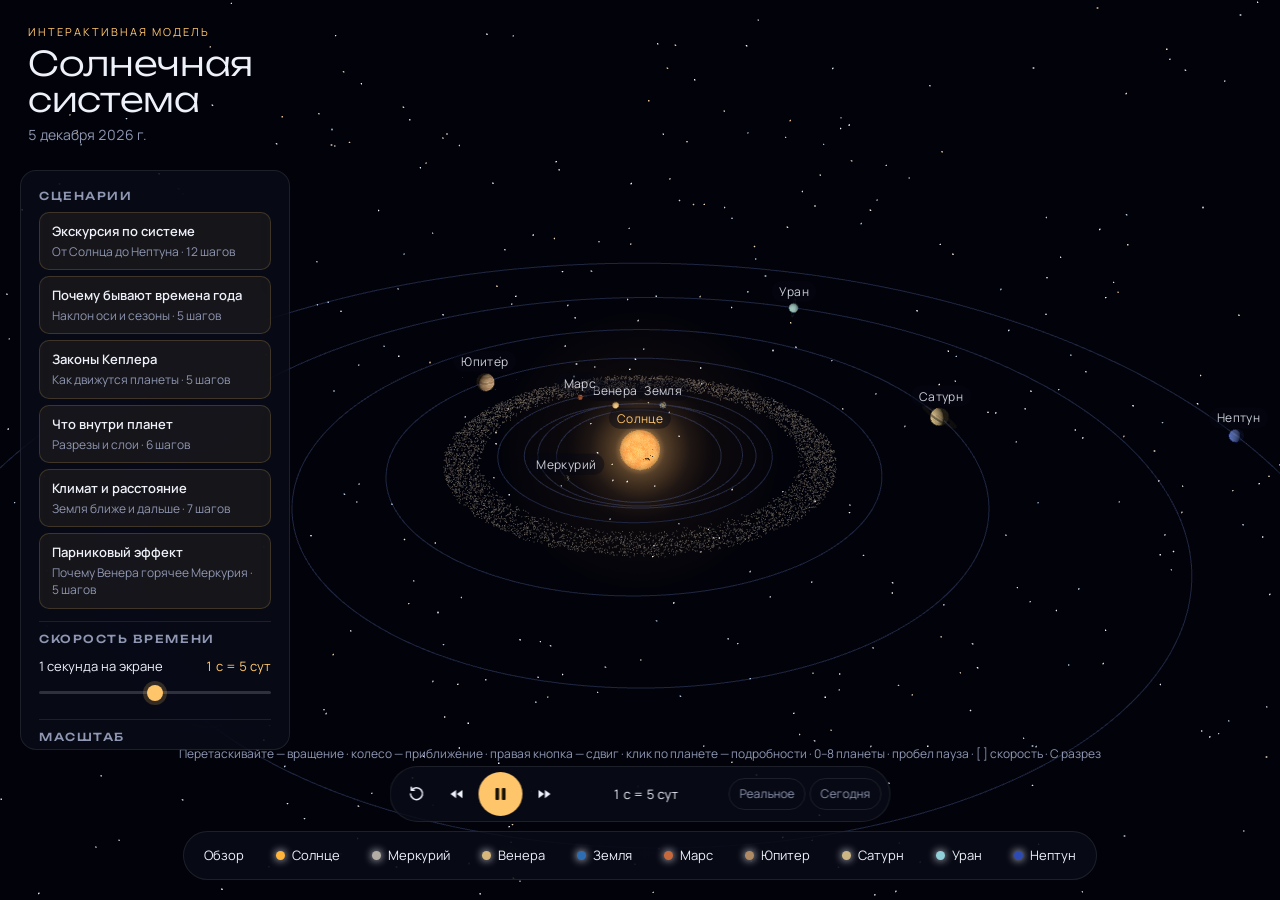
<file: index.html>
<!doctype html>
<html lang="ru">
<head>
  <meta charset="utf-8">
  <meta name="viewport" content="width=device-width, initial-scale=1">
  <title>Солнечная система — 3D</title>
  <meta name="description" content="Интерактивная обучающая 3D-модель Солнечной системы: вращайте, приближайте и меняйте параметры планет.">
  <link rel="icon" href="data:image/svg+xml,%3Csvg xmlns=%22http://www.w3.org/2000/svg%22 viewBox=%220 0 32 32%22%3E%3Ccircle cx=%2216%22 cy=%2216%22 r=%227%22 fill=%22%23ffc56b%22/%3E%3Cellipse cx=%2216%22 cy=%2216%22 rx=%2214%22 ry=%225%22 fill=%22none%22 stroke=%22%237f9cff%22 stroke-width=%221.5%22/%3E%3C/svg%3E">
  <link rel="preconnect" href="https://fonts.googleapis.com">
  <link rel="preconnect" href="https://fonts.gstatic.com" crossorigin>
  <link href="https://fonts.googleapis.com/css2?family=Manrope:wght@400;500;600;700&family=Unbounded:wght@300;500;700&display=swap" rel="stylesheet">
  <link rel="stylesheet" href="css/style.css">
  <script type="importmap">
    { "imports": { "three": "./vendor/three.module.min.js" } }
  </script>
</head>
<body>
  <canvas id="scene"></canvas>
  <div id="labels"></div>

  <header class="brand">
    <p class="kicker">Интерактивная модель</p>
    <h1>Солнечная <br>система</h1>
    <p id="date" class="date">—</p>
  </header>

  <button id="toggleControls" class="fab" aria-label="Настройки">☰ Настройки</button>

  <aside id="controls" class="panel">
    <section>
      <h3>Сценарии</h3>
      <div id="scenarioList" class="scenario-list"></div>
    </section>

    <section>
      <h3>Скорость времени</h3>
      <label class="slider">
        <span class="row"><span>1 секунда на экране</span><output id="speedValue"></output></span>
        <input id="speed" type="range" min="0" max="1000" step="1">
      </label>
    </section>

    <section>
      <h3>Масштаб</h3>
      <select id="mode">
        <option value="compact">Наглядный</option>
        <option value="real">Реальные расстояния</option>
        <option value="true">Полностью реальный</option>
      </select>
      <label class="slider" id="sizeRow">
        <span class="row"><span>Размер планет</span><output id="sizeValue">× 1</output></span>
        <input id="size" type="range" min="0.3" max="4" step="0.1" value="1">
      </label>
    </section>

    <section>
      <h3>Показать</h3>
      <div class="toggles">
        <label><input type="checkbox" data-show="orbits"><span>Орбиты</span></label>
        <label><input type="checkbox" data-show="labels"><span>Подписи</span></label>
        <label><input type="checkbox" data-show="moons"><span>Спутники</span></label>
        <label><input type="checkbox" data-show="axes"><span>Оси вращения</span></label>
        <label><input type="checkbox" data-show="belt"><span>Пояс астероидов</span></label>
        <label><input type="checkbox" data-show="hz"><span>Обитаемая зона</span></label>
      </div>
    </section>

    <section>
      <h3>Солнце</h3>
      <label class="slider">
        <span class="row"><span>Масса звезды</span></span>
        <input id="sunMass" type="range" min="0.5" max="2" step="0.01" value="1">
        <output id="sunMassValue" class="sub"></output>
      </label>
    </section>

    <section>
      <h3>Ваш вес на Земле</h3>
      <label class="number"><input id="userMass" type="number" min="1" max="500" step="1"><span>кг</span></label>
    </section>

    <section id="presets">
      <h3>Опыты «Что если?»</h3>
      <button data-preset="earth-venus">Земля на орбите Венеры</button>
      <button data-preset="earth-mars">Земля на орбите Марса</button>
      <button data-preset="earth-ecc">Вытянутая орбита Земли</button>
      <button data-preset="earth-tilt">Земля без наклона оси</button>
      <button data-preset="jupiter-star">Юпитер в 80 раз тяжелее</button>
      <button data-preset="sun-heavy">Солнце массивнее в 1,5 раза</button>
    </section>

    <button id="resetAll" class="ghost wide">Сбросить всё</button>
  </aside>

  <aside id="info" class="panel">
    <button id="closeInfo" class="close" aria-label="Закрыть">✕</button>
    <div id="infoBody"></div>
  </aside>

  <div id="timedock" role="group" aria-label="Управление временем">
    <button id="reverse" class="icon" title="Повернуть время вспять" aria-label="Повернуть время вспять">
      <svg viewBox="0 0 24 24" aria-hidden="true"><path d="M9 7H5V3M5.4 7A8 8 0 1 1 4 12" fill="none" stroke="currentColor" stroke-width="2" stroke-linecap="round" stroke-linejoin="round"/></svg>
    </button>
    <button id="slower" class="icon" title="Медленнее ( [ )" aria-label="Медленнее">
      <svg viewBox="0 0 24 24" aria-hidden="true"><path d="M11.5 6.5v11L4 12zM20 6.5v11L12.5 12z" fill="currentColor"/></svg>
    </button>
    <button id="play" class="icon primary big" title="Пауза (пробел)"></button>
    <button id="faster" class="icon" title="Быстрее ( ] )" aria-label="Быстрее">
      <svg viewBox="0 0 24 24" aria-hidden="true"><path d="M4 6.5v11l7.5-5.5zM12.5 6.5v11L20 12z" fill="currentColor"/></svg>
    </button>
    <span id="dockSpeed" class="dock-speed"></span>
    <button id="realtime" class="ghost small" title="Время идёт как в жизни">Реальное</button>
    <button id="today" class="ghost small" title="Вернуться к сегодняшней дате">Сегодня</button>
  </div>

  <section id="scenario" aria-live="polite">
    <div class="sc-top">
      <p class="kicker" id="scTitle"></p>
      <button id="scClose" class="close" aria-label="Закрыть сценарий">✕</button>
    </div>
    <p id="scStep" class="sc-step"></p>
    <h4 id="scHead"></h4>
    <p id="scText"></p>
    <div class="sc-nav">
      <button id="scPrev" class="ghost">Назад</button>
      <div id="scDots" class="sc-dots"></div>
      <button id="scNext" class="primary">Далее</button>
    </div>
  </section>

  <nav id="planetbar"></nav>

  <div id="hint">Перетаскивайте — вращение · колесо — приближение · правая кнопка — сдвиг · клик по планете — подробности · 0–8 планеты · пробел пауза · [ ] скорость · C разрез</div>
  <div id="toast" role="status"></div>

  <div id="loading">
    <div>
      <p class="kicker">Солнечная система</p>
      <p id="loadText">Загрузка…</p>
      <div class="track"><div id="loadBar"></div></div>
    </div>
  </div>

  <script type="module" src="js/main.js"></script>
</body>
</html>
</file>
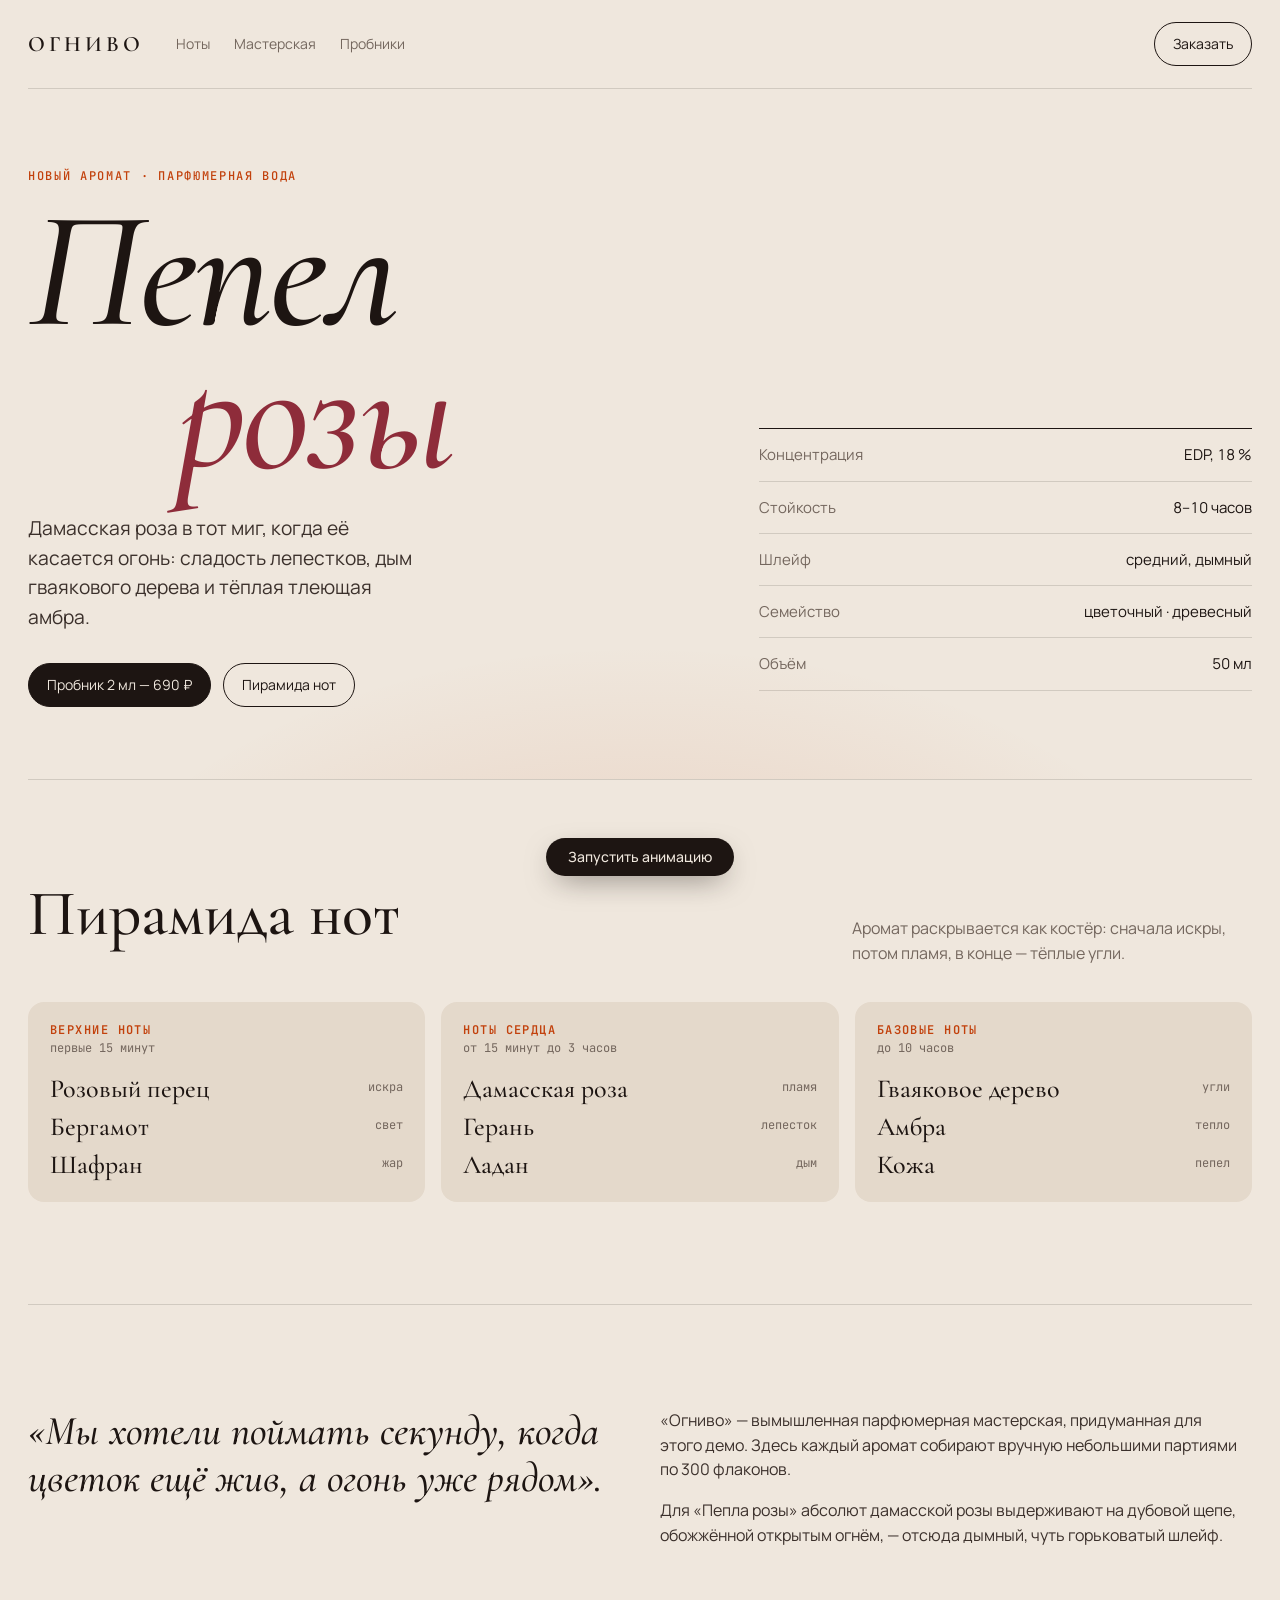
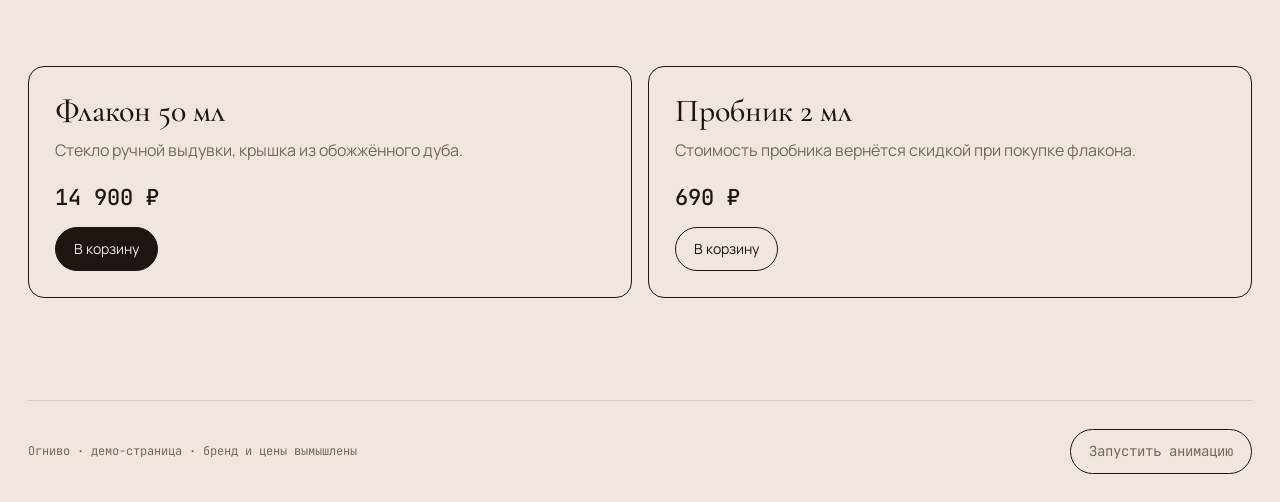
<file: fire/index.html>
<!doctype html>
<html lang="ru">
<head>
<meta charset="utf-8">
<meta name="viewport" content="width=device-width, initial-scale=1, viewport-fit=cover">
<title>Огниво — Пепел розы</title>
<meta name="description" content="Интро: роза из искр взрывается, страница тлеет и сгорает, открывая сайт.">
<link rel="preconnect" href="https://fonts.googleapis.com">
<link rel="preconnect" href="https://fonts.gstatic.com" crossorigin>
<link href="https://fonts.googleapis.com/css2?family=Cormorant+Garamond:ital,wght@0,500;0,600;1,500;1,600&family=JetBrains+Mono:wght@400;500&family=Manrope:wght@400;500;600&display=swap" rel="stylesheet">
<style>
/* Макет: светлая «пепельная» бумага основной страницы; тёмное интро с розой из искр
   рисуется поверх в WebGL и сгорает. Ember — цвет тлеющей кромки, rose — цвет аромата. */
:root {
  color-scheme: light;
  --ash: #efe7dd;
  --ash-deep: #e4d9cb;
  --ink: #1d1512;
  --smoke: #74675e;
  --ember: #c2410c;
  --rose: #8e2c3a;
  --line: rgba(29, 21, 18, 0.14);
  --display: 'Cormorant Garamond', 'Times New Roman', serif;
  --body: 'Manrope', system-ui, -apple-system, 'Segoe UI', sans-serif;
  --mono: 'JetBrains Mono', ui-monospace, Menlo, monospace;
}
* { box-sizing: border-box; }
html, body { margin: 0; }
body {
  background: var(--ash);
  color: var(--ink);
  font: 16px/1.55 var(--body);
  -webkit-font-smoothing: antialiased;
}
a { color: inherit; }
button { font: inherit; color: inherit; cursor: pointer; }
:focus-visible { outline: 2px solid var(--ember); outline-offset: 3px; }

.wrap { padding-left: max(28px, env(safe-area-inset-left, 0px)); padding-right: max(28px, env(safe-area-inset-right, 0px)); }

header {
  display: flex;
  align-items: center;
  gap: 32px;
  padding-block: calc(22px + env(safe-area-inset-top, 0px)) 22px;
  border-bottom: 1px solid var(--line);
}
.logo { font: 600 22px/1 var(--display); letter-spacing: 0.18em; text-transform: uppercase; text-decoration: none; }
header nav { display: flex; gap: 24px; flex: 1; }
header nav a { text-decoration: none; font-size: 14px; color: var(--smoke); }
header nav a:hover { color: var(--ink); }
.pill { padding: 10px 18px; border: 1px solid var(--ink); border-radius: 999px; background: transparent; font-size: 14px; text-decoration: none; }
.pill.solid { background: var(--ink); color: var(--ash); }
.pill:hover { background: var(--ink); color: var(--ash); }
.pill.solid:hover { background: var(--rose); border-color: var(--rose); }

.hero {
  position: relative;
  display: grid;
  grid-template-columns: minmax(0, 1.4fr) minmax(0, 1fr);
  gap: 40px;
  align-items: end;
  padding-block: clamp(48px, 9vh, 110px) clamp(48px, 8vh, 96px);
  overflow: hidden;
}
.hero::after {
  content: "";
  position: absolute;
  left: -10%;
  right: -10%;
  bottom: -40%;
  height: 70%;
  background: radial-gradient(ellipse at 50% 100%, rgba(194, 65, 12, 0.18), transparent 60%);
  pointer-events: none;
}
.kicker { margin: 0 0 18px; font: 500 12px/1 var(--mono); letter-spacing: 0.14em; text-transform: uppercase; color: var(--ember); }
.hero h1 {
  margin: 0;
  font: italic 500 clamp(72px, 13vw, 200px)/0.86 var(--display);
  letter-spacing: -0.02em;
  text-wrap: balance;
}
.hero h1 span { display: block; padding-left: 0.9em; color: var(--rose); }
.lead { margin: 28px 0 0; max-width: 34ch; font-size: clamp(17px, 1.5vw, 20px); color: #3b302b; }
.actions { display: flex; flex-wrap: wrap; gap: 12px; margin-top: 30px; }

.spec { position: relative; z-index: 1; display: grid; gap: 0; border-top: 1px solid var(--ink); }
.spec div { display: flex; justify-content: space-between; gap: 16px; padding: 14px 0; border-bottom: 1px solid var(--line); font-size: 15px; }
.spec dt { color: var(--smoke); }
.spec dd { margin: 0; text-align: right; font-variant-numeric: tabular-nums; }

.notes { padding-block: clamp(56px, 8vw, 110px); border-top: 1px solid var(--line); }
.section-head { display: flex; justify-content: space-between; align-items: baseline; gap: 20px; margin-bottom: 36px; }
.section-head h2 { margin: 0; font: 500 clamp(40px, 5vw, 72px)/1 var(--display); }
.section-head p { margin: 0; max-width: 40ch; color: var(--smoke); }
.pyramid { display: grid; grid-template-columns: repeat(3, minmax(0, 1fr)); gap: 16px; }
.tier { padding: 22px; border-radius: 16px; background: var(--ash-deep); min-width: 0; }
.tier h3 { margin: 0 0 4px; font: 600 12px/1 var(--mono); letter-spacing: 0.12em; text-transform: uppercase; color: var(--ember); }
.tier small { display: block; margin-bottom: 18px; font: 12px/1.4 var(--mono); color: var(--smoke); }
.tier ul { margin: 0; padding: 0; list-style: none; display: grid; gap: 8px; }
.tier li { display: flex; justify-content: space-between; gap: 12px; font: 500 26px/1.15 var(--display); }
.tier li em { font: 12px/2.2 var(--mono); font-style: normal; color: var(--smoke); }

.atelier { display: grid; grid-template-columns: minmax(0, 1fr) minmax(0, 1fr); gap: 40px; padding-block: clamp(56px, 8vw, 110px); border-top: 1px solid var(--line); }
.atelier blockquote { margin: 0; font: italic 500 clamp(28px, 3.2vw, 44px)/1.15 var(--display); }
.atelier p { margin: 0 0 16px; max-width: 58ch; color: #3b302b; }

.buy { display: grid; grid-template-columns: repeat(2, minmax(0, 1fr)); gap: 16px; padding-block: 0 clamp(56px, 8vw, 110px); }
.offer { display: flex; flex-direction: column; gap: 10px; padding: 26px; border: 1px solid var(--ink); border-radius: 16px; min-width: 0; }
.offer h3 { margin: 0; font: 500 32px/1.1 var(--display); }
.offer p { margin: 0; color: var(--smoke); }
.offer .price { font: 500 22px/1 var(--mono); margin-top: auto; padding-top: 14px; }
.offer .pill { align-self: flex-start; margin-top: 8px; }

footer { display: flex; flex-wrap: wrap; justify-content: space-between; align-items: center; gap: 16px; padding-block: 28px calc(28px + env(safe-area-inset-bottom, 0px)); border-top: 1px solid var(--line); font: 12px/1.6 var(--mono); color: var(--smoke); }

/* ---------- интро ---------- */
#fx { position: fixed; inset: 0; z-index: 100; width: 100%; height: 100%; display: block; pointer-events: none; }
#fx.done { display: none; }
.intro-bg { position: fixed; inset: 0; z-index: 99; background: #0b0706; opacity: 0; pointer-events: none; transition: opacity 0.2s; }
.intro-bg.show { opacity: 1; }

#skip {
  position: fixed;
  z-index: 101;
  right: max(20px, env(safe-area-inset-right, 0px));
  bottom: calc(20px + env(safe-area-inset-bottom, 0px));
  padding: 9px 16px;
  border: 1px solid rgba(233, 217, 198, 0.35);
  border-radius: 999px;
  background: rgba(11, 7, 6, 0.4);
  color: #e9d9c6;
  font: 12px/1 var(--mono);
  letter-spacing: 0.08em;
}
#skip[hidden], .floating[hidden] { display: none; }
.floating {
  position: fixed;
  z-index: 101;
  left: 50%;
  bottom: calc(24px + env(safe-area-inset-bottom, 0px));
  transform: translateX(-50%);
  padding: 12px 22px;
  border: 0;
  border-radius: 999px;
  background: var(--ink);
  color: var(--ash);
  font: 500 14px/1 var(--body);
  box-shadow: 0 10px 30px -10px rgba(29, 21, 18, 0.6);
}
.notice { width: min(560px, calc(100% - 32px)); margin: 0; line-height: 1.45; border-radius: 14px; background: #5a1a0e; }

@media (max-width: 820px) {
  .wrap { padding-left: max(16px, env(safe-area-inset-left, 0px)); padding-right: max(16px, env(safe-area-inset-right, 0px)); }
  header nav { display: none; }
  header .logo { flex: 1; }
  .hero, .atelier, .buy { grid-template-columns: minmax(0, 1fr); }
  .pyramid { grid-template-columns: minmax(0, 1fr); }
  .section-head { flex-direction: column; }
}
</style>
<script type="importmap">
  { "imports": { "three": "./vendor/three.module.min.js" } }
</script>
</head>
<body>

<div class="intro-bg" id="introBg" aria-hidden="true"></div>
<canvas id="fx" aria-hidden="true"></canvas>
<button id="skip" type="button">Пропустить</button>
<button id="watch" class="floating" type="button">Запустить анимацию</button>
<p id="notice" class="floating notice" role="alert" hidden></p>

<div class="wrap">
  <header>
    <a class="logo" href="#top">Огниво</a>
    <nav aria-label="Разделы">
      <a href="#notes">Ноты</a>
      <a href="#atelier">Мастерская</a>
      <a href="#buy">Пробники</a>
    </nav>
    <a class="pill" href="#buy">Заказать</a>
  </header>

  <main id="top">
    <section class="hero">
      <div>
        <p class="kicker">Новый аромат · парфюмерная вода</p>
        <h1>Пепел <span>розы</span></h1>
        <p class="lead">Дамасская роза в тот миг, когда её касается огонь: сладость лепестков, дым гваякового дерева и тёплая тлеющая амбра.</p>
        <div class="actions">
          <a class="pill solid" href="#buy">Пробник 2 мл — 690 ₽</a>
          <a class="pill" href="#notes">Пирамида нот</a>
        </div>
      </div>
      <dl class="spec">
        <div><dt>Концентрация</dt><dd>EDP, 18 %</dd></div>
        <div><dt>Стойкость</dt><dd>8–10 часов</dd></div>
        <div><dt>Шлейф</dt><dd>средний, дымный</dd></div>
        <div><dt>Семейство</dt><dd>цветочный · древесный</dd></div>
        <div><dt>Объём</dt><dd>50 мл</dd></div>
      </dl>
    </section>

    <section class="notes" id="notes">
      <div class="section-head">
        <h2>Пирамида нот</h2>
        <p>Аромат раскрывается как костёр: сначала искры, потом пламя, в конце — тёплые угли.</p>
      </div>
      <div class="pyramid">
        <div class="tier">
          <h3>Верхние ноты</h3>
          <small>первые 15 минут</small>
          <ul><li>Розовый перец <em>искра</em></li><li>Бергамот <em>свет</em></li><li>Шафран <em>жар</em></li></ul>
        </div>
        <div class="tier">
          <h3>Ноты сердца</h3>
          <small>от 15 минут до 3 часов</small>
          <ul><li>Дамасская роза <em>пламя</em></li><li>Герань <em>лепесток</em></li><li>Ладан <em>дым</em></li></ul>
        </div>
        <div class="tier">
          <h3>Базовые ноты</h3>
          <small>до 10 часов</small>
          <ul><li>Гваяковое дерево <em>угли</em></li><li>Амбра <em>тепло</em></li><li>Кожа <em>пепел</em></li></ul>
        </div>
      </div>
    </section>

    <section class="atelier" id="atelier">
      <blockquote>«Мы хотели поймать секунду, когда цветок ещё жив, а огонь уже рядом».</blockquote>
      <div>
        <p>«Огниво» — вымышленная парфюмерная мастерская, придуманная для этого демо. Здесь каждый аромат собирают вручную небольшими партиями по 300 флаконов.</p>
        <p>Для «Пепла розы» абсолют дамасской розы выдерживают на дубовой щепе, обожжённой открытым огнём, — отсюда дымный, чуть горьковатый шлейф.</p>
      </div>
    </section>

    <section class="buy" id="buy">
      <div class="offer">
        <h3>Флакон 50 мл</h3>
        <p>Стекло ручной выдувки, крышка из обожжённого дуба.</p>
        <span class="price">14 900 ₽</span>
        <button class="pill solid" type="button">В корзину</button>
      </div>
      <div class="offer">
        <h3>Пробник 2 мл</h3>
        <p>Стоимость пробника вернётся скидкой при покупке флакона.</p>
        <span class="price">690 ₽</span>
        <button class="pill" type="button">В корзину</button>
      </div>
    </section>
  </main>

  <footer>
    <span>Огниво · демо-страница · бренд и цены вымышлены</span>
    <button class="pill" id="replay" type="button">Запустить анимацию</button>
  </footer>
</div>

<script type="module" src="./app.js"></script>
</body>
</html>
</file>
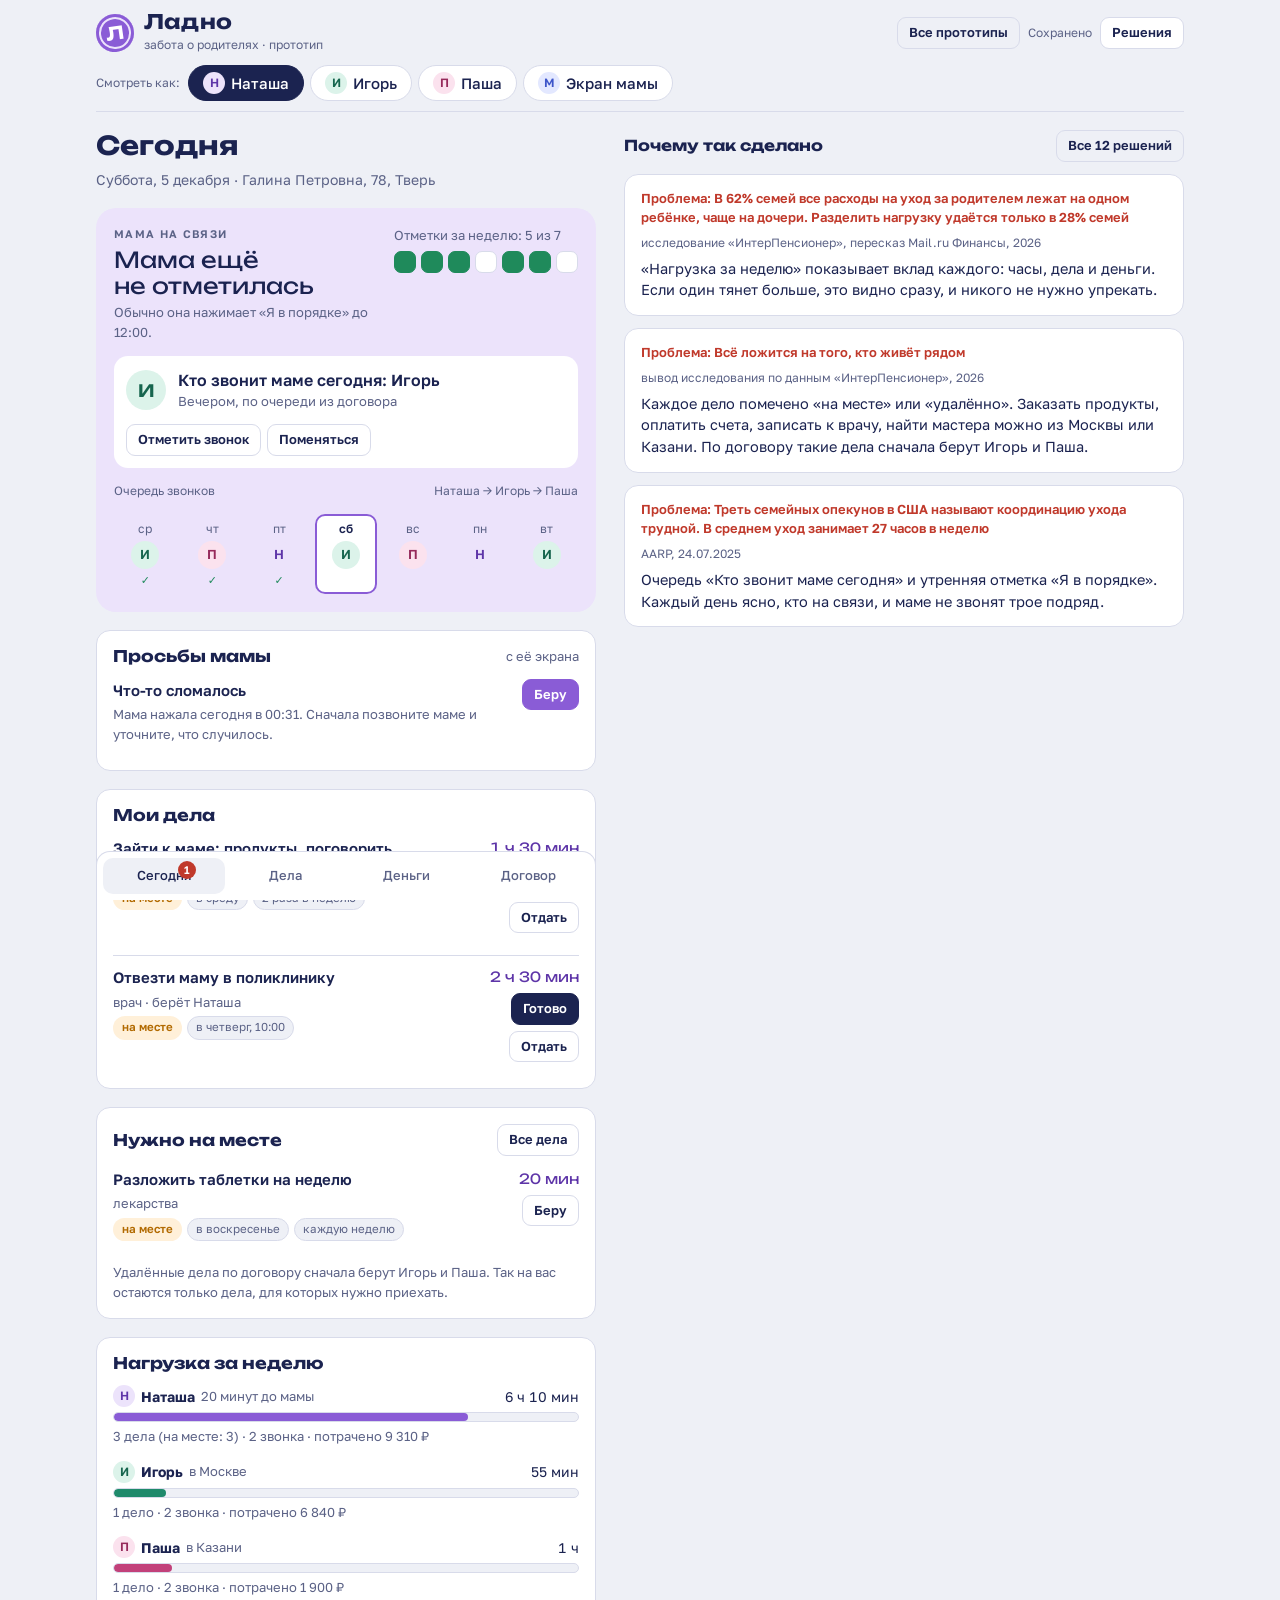
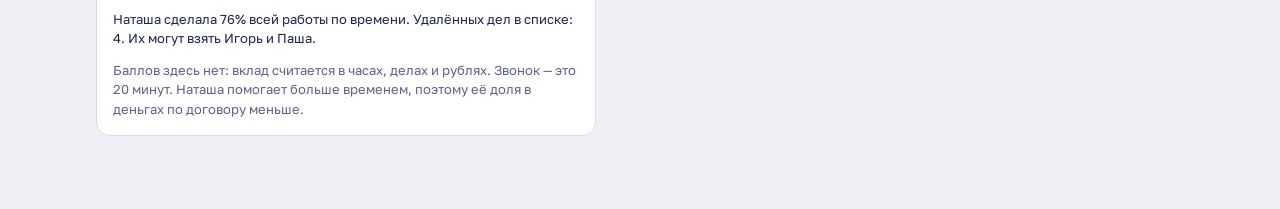
<file: ladno/care.html>
<!doctype html><html lang="ru"><head><meta charset="utf-8"><meta name="viewport" content="width=device-width,initial-scale=1,viewport-fit=cover"><style>:root{color-scheme:light;padding-top:env(safe-area-inset-top,0px);padding-bottom:env(safe-area-inset-bottom,0px)}body{margin:0;font:14px system-ui,sans-serif}img{max-width:100%}[hidden]{display:none!important}</style></head><body>
<title>Ладно · Забота</title>
<meta name="claude:viewport-fit-sides" content="cover">
<link rel="preconnect" href="https://fonts.googleapis.com">
<link rel="preconnect" href="https://fonts.gstatic.com" crossorigin>
<link rel="stylesheet" href="https://fonts.googleapis.com/css2?family=Unbounded:wght@500;700&family=Golos+Text:wght@400;500;600&family=Caveat:wght@600&display=swap">
<style>
/* Макет: колонка приложения слева, справа (на широком экране) — «почему так сделано». Печать-«Л» и подписи — мотив семейного договора, сливовый акцент — линия «Забота». Экран мамы — отдельный крупный режим без вкладок. */
:root{
  --bg:#eef0f6; --surface:#ffffff; --ink:#1b2350; --muted:#5b6286; --line:#d8dbea; --on-ink:#ffffff;
  --accent:#8a5cd6; --accent-ink:#5e35a8; --accent-soft:#ece3fb; --on-accent:#ffffff;
  --mom:#3d55c9; --mom-soft:#e3e8ff;
  --rel:#1f8a6b; --rel-soft:#dcf3ea;
  --ok:#1f8a5b; --warn:#b26a00; --warn-soft:#fff0d9; --bad:#c0392b; --bad-soft:#fde6e3;
  --ok-btn:#17724a; --on-ok:#ffffff; --on-bad:#ffffff;
  --p1:#8a5cd6; --p1-soft:#ece3fb; --p1-ink:#5e35a8;
  --p2:#1f8a6b; --p2-soft:#dcf3ea; --p2-ink:#16654e;
  --p3:#c2417a; --p3-soft:#fbe2ee; --p3-ink:#962a5b;
  --scrim:#0b0e2299;
  --f-display:"Unbounded","Arial Rounded MT Bold","Trebuchet MS",sans-serif;
  --f-body:"Golos Text",system-ui,-apple-system,"Segoe UI",Roboto,sans-serif;
  --f-hand:"Caveat","Segoe Script","Comic Sans MS",cursive;
  --r:14px;
}
@media (prefers-color-scheme: dark){:root:not([data-theme="light"]){
  --bg:#10132a; --surface:#1a1e3c; --ink:#eceefb; --muted:#a3a9cc; --line:#2d335c; --on-ink:#10132a;
  --accent:#b494ff; --accent-ink:#c9b1ff; --accent-soft:#2c2148; --on-accent:#1a1033;
  --mom:#8fa2ff; --mom-soft:#262f63; --rel:#4fd1a5; --rel-soft:#143a31;
  --ok:#4cc38a; --warn:#ffb54d; --warn-soft:#3b2a10; --bad:#ff7a6e; --bad-soft:#3d1c1a;
  --ok-btn:#4cc38a; --on-ok:#0b1d14; --on-bad:#2a0d0a;
  --p1:#b494ff; --p1-soft:#2c2148; --p1-ink:#c9b1ff; --p2:#4fd1a5; --p2-soft:#143a31; --p2-ink:#6fe0b8; --p3:#ff8fbf; --p3-soft:#3d1a2c; --p3-ink:#ffa8cc;
  --scrim:#050612aa; color-scheme:dark}}
:root[data-theme="dark"]{
  --bg:#10132a; --surface:#1a1e3c; --ink:#eceefb; --muted:#a3a9cc; --line:#2d335c; --on-ink:#10132a;
  --accent:#b494ff; --accent-ink:#c9b1ff; --accent-soft:#2c2148; --on-accent:#1a1033;
  --mom:#8fa2ff; --mom-soft:#262f63; --rel:#4fd1a5; --rel-soft:#143a31;
  --ok:#4cc38a; --warn:#ffb54d; --warn-soft:#3b2a10; --bad:#ff7a6e; --bad-soft:#3d1c1a;
  --ok-btn:#4cc38a; --on-ok:#0b1d14; --on-bad:#2a0d0a;
  --p1:#b494ff; --p1-soft:#2c2148; --p1-ink:#c9b1ff; --p2:#4fd1a5; --p2-soft:#143a31; --p2-ink:#6fe0b8; --p3:#ff8fbf; --p3-soft:#3d1a2c; --p3-ink:#ffa8cc;
  --scrim:#050612aa; color-scheme:dark}

*{box-sizing:border-box}
[hidden]{display:none!important}
body{background:var(--bg);color:var(--ink);font:15px/1.5 var(--f-body)}
body::before{content:"";position:fixed;inset:0 0 auto;height:env(safe-area-inset-top,0px);z-index:10;background:var(--bg)}
button,input,select,textarea{font:inherit;color:inherit}
:focus-visible{outline:3px solid var(--accent);outline-offset:2px;border-radius:8px}
h1,h2,h3{font-family:var(--f-display);font-weight:700;line-height:1.2;text-wrap:balance;margin:0}
p{margin:0}
.shell{max-width:1120px;margin:0 auto;padding-left:max(16px,env(safe-area-inset-left,0px));padding-right:max(16px,env(safe-area-inset-right,0px));padding-block:0}

/* Шапка */
.top{position:sticky;top:env(safe-area-inset-top,0px);z-index:6;background:var(--bg);padding-block:12px 10px;display:grid;gap:10px;border-bottom:1px solid var(--line)}
.top-in{display:flex;align-items:center;justify-content:space-between;gap:10px 12px;flex-wrap:wrap}
.brand{display:flex;align-items:center;gap:10px;min-width:0}
.brand b{font-family:var(--f-display);font-size:20px;letter-spacing:.01em;display:block;line-height:1}
.brand small{color:var(--muted);font-size:12px}
.seal{width:38px;height:38px;flex:none;border-radius:50%;display:grid;place-items:center;background:var(--accent);color:var(--on-accent);font-family:var(--f-display);font-weight:700;font-size:18px;box-shadow:inset 0 0 0 3px var(--accent),inset 0 0 0 5px var(--accent-soft);transform:rotate(-8deg)}
.top-acts{display:flex;align-items:center;gap:8px;flex-wrap:wrap}
.saved{font-size:12px;color:var(--muted);transition:color .3s}
.saved.flash{color:var(--ok)}
.roles{display:flex;gap:6px;flex-wrap:wrap}
.role{border:1px solid var(--line);background:var(--surface);border-radius:999px;padding:6px 14px;cursor:pointer;font-weight:500;display:flex;align-items:center;gap:6px}
.role[aria-selected="true"]{background:var(--ink);color:var(--on-ink);border-color:var(--ink)}
.roles-label{font-size:12px;color:var(--muted);align-self:center;margin-right:2px}
@media (max-width:520px){.roles-label{display:none}.role{padding:6px 11px}.role .av{display:none}}

/* Участники */
.av{width:22px;height:22px;border-radius:50%;display:inline-grid;place-items:center;font-size:12px;font-weight:600;flex:none;line-height:1;vertical-align:middle}
.av.lg{width:40px;height:40px;font-size:17px;font-family:var(--f-display)}
.pa1{background:var(--p1-soft);color:var(--p1-ink)} .pa2{background:var(--p2-soft);color:var(--p2-ink)} .pa3{background:var(--p3-soft);color:var(--p3-ink)}
.pam{background:var(--mom-soft);color:var(--mom)}
.pf1{background:var(--p1)} .pf2{background:var(--p2)} .pf3{background:var(--p3)}

/* Раскладка */
.layout{display:grid;grid-template-columns:minmax(0,1fr);gap:28px;padding-block:18px 0}
.col{min-width:0;display:flex;flex-direction:column;min-height:calc(100vh - 140px)}
#screen{display:flex;flex-direction:column;gap:18px;padding-bottom:24px;flex:1}
aside#why{display:none}
@media (min-width:980px){
  .layout{grid-template-columns:minmax(0,500px) minmax(0,1fr)}
  aside#why{display:block;position:sticky;top:130px;align-self:start}
  .why-inline{display:none}
}

/* Нижние вкладки */
.tabs{position:sticky;bottom:0;z-index:5;background:var(--surface);border:1px solid var(--line);border-bottom:0;border-radius:var(--r) var(--r) 0 0;display:grid;grid-template-columns:repeat(4,1fr);padding:6px 6px calc(6px + env(safe-area-inset-bottom,0px))}
.tab{border:0;background:none;padding:8px 4px;border-radius:10px;cursor:pointer;font-size:13px;font-weight:500;color:var(--muted);position:relative}
.tab[aria-selected="true"]{color:var(--ink);background:var(--bg)}
.tab .badge{position:absolute;top:3px;right:calc(50% - 32px);min-width:18px;height:18px;padding:0 5px;border-radius:9px;background:var(--bad);color:var(--on-bad);font-size:11px;line-height:18px;font-weight:600}

/* Блоки */
.screen-title{font-size:26px}
.sub{color:var(--muted);font-size:14px;margin-top:-10px}
.eyebrow{font-size:11px;letter-spacing:.12em;text-transform:uppercase;color:var(--muted);font-weight:600}
.block{background:var(--surface);border:1px solid var(--line);border-radius:var(--r);padding:16px;display:flex;flex-direction:column;gap:12px;min-width:0}
.block h2{font-size:16px}
.block-head{display:flex;align-items:center;justify-content:space-between;gap:10px;flex-wrap:wrap}
.muted{color:var(--muted)}
.small{font-size:13px}
.empty{color:var(--muted);font-size:14px;padding:6px 0}
.hint{font-size:13px;color:var(--muted)}
.num{font-variant-numeric:tabular-nums}

.btn{border:1px solid var(--line);background:var(--surface);border-radius:10px;padding:9px 14px;cursor:pointer;font-weight:600;white-space:nowrap;color:var(--ink);text-decoration:none;display:inline-block;line-height:1.35}
.btn:hover{border-color:var(--muted)}
.btn.primary{background:var(--ink);color:var(--on-ink);border-color:var(--ink)}
.btn.accent{background:var(--accent);color:var(--on-accent);border-color:var(--accent)}
.btn.ghost{background:transparent}
.btn.sm{padding:6px 11px;font-size:13px;border-radius:9px}
.btn[disabled]{opacity:.45;cursor:not-allowed}
.chip{border:1px dashed var(--line);background:var(--bg);border-radius:999px;padding:5px 11px;font-size:12.5px;cursor:pointer}
.chip:hover{border-style:solid}
.chip[aria-pressed="true"]{background:var(--ink);color:var(--on-ink);border:1px solid var(--ink)}
.row{display:flex;gap:8px;flex-wrap:wrap;align-items:center}
.filt{justify-content:space-between}

.pill{display:inline-block;font-size:11.5px;padding:2px 8px;border-radius:999px;background:var(--bg);color:var(--muted);border:1px solid var(--line);white-space:nowrap}
.pill.hot,.pill.remote{background:var(--accent-soft);color:var(--accent-ink);border-color:transparent;font-weight:600}
.pill.site{background:var(--warn-soft);color:var(--warn);border-color:transparent;font-weight:600}
.pill.mom,.pill.wait{background:var(--mom-soft);color:var(--mom);border-color:transparent}
.pill.ok{background:var(--rel-soft);color:var(--rel);border-color:transparent}
.pill.warn{background:var(--warn-soft);color:var(--warn);border-color:transparent}
.pill.bad{background:var(--bad-soft);color:var(--bad);border-color:transparent;font-weight:600}

/* Дела */
.task{display:flex;gap:12px;justify-content:space-between;align-items:flex-start;padding:10px 0;border-top:1px solid var(--line)}
.block h2 + .task,.block .block-head + .task{border-top:0;padding-top:0}
.task.urgent{background:var(--bad-soft);border-radius:12px;padding:10px 12px;border-top:0}
.task-main{min-width:0;display:flex;flex-direction:column;gap:4px}
.task-title{font-weight:600}
.task-meta{font-size:13px;color:var(--muted)}
.tags{display:flex;gap:5px;flex-wrap:wrap}
.task-side{display:flex;flex-direction:column;align-items:flex-end;gap:6px;flex:none}
.task-val{font-family:var(--f-display);font-size:14px;color:var(--accent-ink);white-space:nowrap}
.tiles{display:grid;grid-template-columns:repeat(2,minmax(0,1fr));gap:8px}
.tile{border:1px solid var(--line);background:var(--bg);border-radius:12px;padding:11px 12px;text-align:left;cursor:pointer;display:flex;flex-direction:column;gap:3px;min-width:0}
.tile:hover{border-color:var(--accent)}
.tile b{font-weight:600;line-height:1.25}
.tile span{font-size:12.5px;color:var(--muted);line-height:1.35}
.whybox{background:var(--mom-soft);border-radius:12px;padding:12px 14px;display:flex;flex-direction:column;gap:6px;font-size:14px}
.whybox b{font-weight:600}
.whybox .src{font-size:12px;color:var(--muted)}

/* Мама на связи */
.hero{background:var(--accent-soft);border-radius:20px;padding:18px;display:flex;flex-direction:column;gap:14px}
.hero-top{display:flex;justify-content:space-between;gap:12px 16px;align-items:flex-start;flex-wrap:wrap}
.hero .txt{min-width:0;flex:1 1 200px;display:flex;flex-direction:column;gap:4px}
.hero .big{font-family:var(--f-display);font-size:22px;line-height:1.2;text-wrap:balance}
.ci{display:flex;flex-direction:column;gap:5px}
.streak{display:flex;gap:5px}
.streak i{width:22px;height:22px;border-radius:7px;background:var(--surface);border:1px solid var(--line)}
.streak i.on{background:var(--ok);border-color:var(--ok)}
.callnow{display:flex;gap:12px;align-items:center;background:var(--surface);border-radius:14px;padding:12px;flex-wrap:wrap}
.cn-txt{display:flex;flex-direction:column;min-width:0;flex:1 1 150px}
.cn-txt b{font-weight:600;font-size:16px}
.cn-act{display:flex;gap:6px;flex-wrap:wrap}
.rota-h{display:flex;justify-content:space-between;gap:8px;font-size:12px;color:var(--muted)}
.rota{list-style:none;margin:0;padding:0;display:grid;grid-template-columns:repeat(7,minmax(0,1fr));gap:4px}
.rota li{display:flex;flex-direction:column;align-items:center;gap:3px;padding:6px 0;border-radius:10px;font-size:12px;color:var(--muted);min-width:0}
.rota li.now{background:var(--surface);color:var(--ink);font-weight:600;box-shadow:inset 0 0 0 2px var(--accent)}
.rota .av{width:28px;height:28px;font-size:13px}
.rota .mk{font-size:11px;min-height:16px}
.rota li.done .mk{color:var(--ok);font-weight:600}
.banner{border-radius:12px;padding:12px 14px;display:flex;gap:10px;justify-content:space-between;align-items:center;flex-wrap:wrap;font-size:14px}
.banner span{min-width:0;flex:1 1 220px}
.banner.warn{background:var(--warn-soft)}
.banner.bad{background:var(--bad-soft)}
.banner.gold{background:var(--accent-soft)}

/* Сводки */
.stats{display:grid;grid-template-columns:repeat(3,minmax(0,1fr));gap:8px}
.stat{background:var(--surface);border:1px solid var(--line);border-radius:12px;padding:10px 12px;min-width:0}
.stat b{font-family:var(--f-display);font-size:clamp(15px,4.4vw,21px);display:block;font-variant-numeric:tabular-nums;line-height:1.25;overflow-wrap:anywhere}
.stat span{font-size:12px;color:var(--muted);display:block;line-height:1.3;margin-top:2px}
.bars{display:grid;gap:14px}
.bar-row{display:grid;gap:5px}
.bar-top{display:flex;justify-content:space-between;align-items:center;font-size:14px;gap:8px}
.bar-top > span:first-child{display:flex;align-items:center;gap:6px;min-width:0}
.bar{height:10px;border-radius:5px;background:var(--bg);overflow:hidden;border:1px solid var(--line)}
.bar i{display:block;height:100%;border-radius:5px;transition:width .5s ease}
.split{display:flex;height:12px;border-radius:6px;overflow:hidden;background:var(--bg);gap:2px}
.split i{display:block;height:100%}
.legend{display:flex;gap:14px;flex-wrap:wrap;font-size:13px}
.legend span{display:inline-flex;align-items:center;gap:6px}
.legend i{width:10px;height:10px;border-radius:3px;display:inline-block}
.list{list-style:none;margin:0;padding:0;display:flex;flex-direction:column}
.list li{display:flex;justify-content:space-between;gap:10px;padding:8px 0;border-top:1px solid var(--line);font-size:14px}
.list li:first-child{border-top:0}
.list li > span:first-child{min-width:0}
.list .d{color:var(--muted);font-size:12.5px}
.plus{color:var(--ok);font-weight:600;font-variant-numeric:tabular-nums;white-space:nowrap}
.minus{color:var(--bad);font-weight:600;font-variant-numeric:tabular-nums;white-space:nowrap}
.owe{display:flex;justify-content:space-between;align-items:center;gap:8px 12px;padding:10px 0;border-top:1px solid var(--line);flex-wrap:wrap}
.block h2 + .owe{border-top:0;padding-top:0}
.owe .who{display:flex;align-items:center;gap:8px;min-width:0}
.owe .amt{font-family:var(--f-display);font-size:16px;font-weight:500}

/* Договор */
.paper{background:var(--surface);border:1px solid var(--line);border-radius:6px;padding:20px 18px;display:flex;flex-direction:column;gap:14px;position:relative}
.paper h2{font-size:18px;padding-right:96px}
.paper .ver{font-size:12px;color:var(--muted)}
.clauses{margin:0;padding-left:24px;display:flex;flex-direction:column;gap:10px}
.clauses li{padding-left:4px}
.clauses li::marker{font-family:var(--f-display);font-size:13px;color:var(--accent-ink)}
.clauses b{font-weight:600}
.signs{display:grid;grid-template-columns:repeat(auto-fit,minmax(130px,1fr));gap:12px;border-top:1px dashed var(--line);padding-top:14px}
.sign{display:flex;flex-direction:column;gap:2px;min-width:0}
.sign .hand{font-family:var(--f-hand);font-size:26px;line-height:1;color:var(--accent-ink);min-height:28px}
.sign .hand.mom{color:var(--mom)}
.sign .who{font-size:12px;color:var(--muted);border-top:1px solid var(--muted);padding-top:3px}
.stamp{position:absolute;right:14px;top:14px;transform:rotate(9deg);border:2px solid var(--ok);color:var(--ok);border-radius:8px;padding:2px 8px;font-family:var(--f-display);font-size:11px;letter-spacing:.06em;max-width:90px;text-align:center;line-height:1.3}
.stamp.no{border-color:var(--warn);color:var(--warn)}
.setting{display:grid;grid-template-columns:minmax(0,1fr) auto;gap:4px 12px;align-items:center;padding:10px 0;border-top:1px solid var(--line)}
.setting:first-of-type{border-top:0}
.setting label,.setting .lbl{font-weight:500}
.setting .hint{grid-column:1/-1}
.setting input[type="number"]{width:92px;padding:6px 8px;border:1px solid var(--line);border-radius:8px;background:var(--bg);text-align:right}
.setting select{padding:6px 8px;border:1px solid var(--line);border-radius:8px;background:var(--bg);max-width:140px}

/* Экран мамы */
.mom{display:flex;flex-direction:column;gap:16px;font-size:21px;line-height:1.35}
.mom-date{font-size:18px;color:var(--muted)}
.mom h1{font-size:28px}
.mom-msg{background:var(--mom-soft);border-radius:16px;padding:16px 18px;font-size:21px;font-weight:500}
.mbtn{display:flex;flex-direction:column;align-items:flex-start;justify-content:center;gap:4px;text-align:left;min-height:110px;padding:16px 18px;border-radius:18px;border:3px solid var(--ink);background:var(--surface);color:var(--ink);cursor:pointer;width:100%;min-width:0}
.mbtn b{font-size:clamp(21px,6vw,26px);font-weight:600;line-height:1.15;overflow-wrap:normal;hyphens:manual}
.mgrid .mbtn{padding:14px}
.mbtn span{font-size:17px;color:var(--muted);line-height:1.3}
.mbtn.ok{background:var(--ok-btn);border-color:var(--ok-btn);color:var(--on-ok)}
.mbtn.bad{background:var(--bad);border-color:var(--bad);color:var(--on-bad)}
.mbtn.ok span,.mbtn.bad span{color:inherit}
.mbtn:active{transform:scale(.98)}
.mgrid{display:grid;grid-template-columns:repeat(2,minmax(0,1fr));gap:12px}
.mom-box{background:var(--surface);border:2px solid var(--line);border-radius:18px;padding:18px;display:flex;flex-direction:column;gap:12px}
.mom-box h2{font-size:22px}
.mom-list{list-style:none;margin:0;padding:0;display:flex;flex-direction:column}
.mom-list li{padding:14px 0;border-top:2px solid var(--line);display:flex;flex-direction:column;align-items:flex-start;gap:10px}
.mom-list li:first-child{border-top:0;padding-top:0}
.mom-list b{font-weight:600}
.btn.huge{font-size:21px;padding:14px 22px;border-radius:14px;white-space:normal}
.mom-note{font-size:17px;color:var(--muted)}

/* Почему так */
.why{display:flex;flex-direction:column;gap:12px}
.why-card{background:var(--surface);border:1px solid var(--line);border-radius:var(--r);padding:14px 16px;display:flex;flex-direction:column;gap:6px}
.why-card .p{font-size:13px;color:var(--bad);font-weight:600}
.why-card .src{font-size:12px;color:var(--muted)}
.why-card .s{font-size:14.5px}
.why-head{display:flex;justify-content:space-between;align-items:center;gap:10px}
.why-head h2{font-size:15px}
details.why-inline{background:var(--surface);border:1px solid var(--line);border-radius:var(--r);padding:12px 16px;font-size:15px}
details.why-inline summary{cursor:pointer;font-weight:600}
details.why-inline[open] summary{margin-bottom:10px}
details.why-inline .why-card{border:0;padding:10px 0;border-top:1px solid var(--line);border-radius:0}
.sol{display:grid;gap:10px}
.future{list-style:none;margin:0;padding:0;display:grid;gap:10px}
.future li{display:grid;grid-template-columns:auto 1fr;gap:10px;align-items:start}
.future li::before{content:"";width:10px;height:10px;margin-top:7px;border-radius:3px;background:var(--accent)}

/* Окно формы */
.sheet{position:fixed;inset:0;z-index:20;display:grid;align-items:end;justify-items:center}
.sheet-back{position:absolute;inset:0;background:var(--scrim)}
.sheet-card{position:relative;width:min(520px,100%);max-height:88vh;overflow:auto;background:var(--surface);border-radius:20px 20px 0 0;padding:20px max(18px,env(safe-area-inset-right,0px)) calc(18px + env(safe-area-inset-bottom,0px)) max(18px,env(safe-area-inset-left,0px));display:flex;flex-direction:column;gap:12px;animation:up .22s ease}
@media (min-width:640px){.sheet{align-items:center}.sheet-card{border-radius:20px}}
@keyframes up{from{transform:translateY(24px);opacity:.6}}
.sheet-card h2{font-size:18px}
.fld{display:flex;flex-direction:column;gap:5px;min-width:0}
.fld label{font-size:13px;font-weight:600}
.fld input,.fld select,.fld textarea{border:1px solid var(--line);background:var(--bg);border-radius:10px;padding:10px 12px;width:100%}
.fld.tick{flex-direction:row;align-items:center;gap:10px}
.fld.tick input{width:auto}
.fld2{display:grid;grid-template-columns:repeat(2,minmax(0,1fr));gap:10px}
.sheet-actions{display:flex;gap:8px;justify-content:flex-end}
.err{color:var(--bad);font-size:13px;min-height:1px}
.err:empty{display:none}
.toast{position:fixed;left:50%;bottom:calc(84px + env(safe-area-inset-bottom,0px));transform:translateX(-50%);background:var(--ink);color:var(--on-ink);padding:10px 16px;border-radius:12px;font-size:14px;z-index:30;max-width:calc(100% - 32px);box-shadow:0 8px 24px #0004;transition:opacity .25s}
.toast[hidden]{display:none!important}
@media (prefers-reduced-motion: reduce){*{transition:none!important;animation:none!important}}
</style>

<div class="shell">
  <header class="top">
    <div class="top-in">
      <div class="brand"><span class="seal" aria-hidden="true">Л</span><div><b>Ладно</b><small>забота о родителях · прототип</small></div></div>
      <div class="top-acts"><a class="btn sm ghost" href="index.html">Все прототипы</a><span id="saved" class="saved">Сохранено</span><button class="btn sm" data-act="solutions">Решения</button></div>
    </div>
    <div id="roles" class="roles" role="tablist" aria-label="Чьими глазами смотреть"></div>
  </header>
  <div class="layout">
    <div class="col">
      <main id="screen" aria-live="polite"></main>
      <nav id="tabs" class="tabs" role="tablist" aria-label="Разделы"></nav>
    </div>
    <aside id="why" aria-label="Почему так сделано"></aside>
  </div>
</div>

<div id="sheet" class="sheet" hidden>
  <div class="sheet-back" data-act="closeSheet"></div>
  <form id="sheet-form" class="sheet-card" novalidate>
    <h2 id="sheet-title"></h2>
    <div id="sheet-body" style="display:flex;flex-direction:column;gap:12px"></div>
    <p id="sheet-err" class="err" role="alert"></p>
    <div class="sheet-actions"><button type="button" class="btn ghost" data-act="closeSheet">Отмена</button><button id="sheet-ok" class="btn primary" type="submit">Готово</button></div>
  </form>
</div>
<div id="toast" class="toast" role="status" hidden></div>

<script>
(function(){
'use strict';
const KEY='ladno-care-v1', UIKEY='ladno-care-ui-v1', DAY=864e5, H=36e5, MIN=6e4, CALLMIN=20;
const $=s=>document.querySelector(s);
const esc=s=>String(s??'').replace(/[&<>"']/g,c=>({'&':'&amp;','<':'&lt;','>':'&gt;','"':'&quot;',"'":'&#39;'}[c]));
const fmt=n=>Math.round(n).toLocaleString('ru-RU');
const rub=n=>fmt(n)+' ₽';
function pl(n,a,b,c){n=Math.abs(Math.round(n));const m=n%100,k=n%10;if(m>10&&m<20)return c;if(k===1)return a;if(k>=2&&k<=4)return b;return c}
const sod=t=>{const d=new Date(t);d.setHours(0,0,0,0);return d.getTime()};
const dayDiff=t=>Math.round((sod(Date.now())-sod(t))/DAY);
const hm=t=>new Date(t).toLocaleTimeString('ru-RU',{hour:'2-digit',minute:'2-digit'});
const dstr=t=>new Date(t).toLocaleDateString('ru-RU',{day:'numeric',month:'long'});
const wday=t=>new Date(t).toLocaleDateString('ru-RU',{weekday:'short'});
function when(t){const d=dayDiff(t);if(d===0)return 'сегодня в '+hm(t);if(d===1)return 'вчера в '+hm(t);if(d>1&&d<7)return d+' '+pl(d,'день','дня','дней')+' назад';return dstr(t)}
function dur(m){m=Math.round(m);if(m<60)return m+' мин';const h=Math.floor(m/60),r=m%60;return h+' ч'+(r?' '+r+' мин':'')}
const uid=()=>Math.random().toString(36).slice(2,9);
const cap=s=>s.charAt(0).toUpperCase()+s.slice(1);

/* ---------- Справочники ---------- */
const KIND={visit:'визит',meds:'лекарства',doctor:'врач',bills:'счета',repair:'ремонт',call:'звонок',food:'продукты',taxi:'такси',clean:'уборка',helper:'помощница',broken:'поломка',bad:'самочувствие',other:'другое'};
const MOMK={
  food:{title:'Нужны продукты',sub:'привезут или закажут',min:30,take:['привезёт или закажет продукты','привезёт или закажет продукты'],done:['заказал продукты','заказала продукты'],ask:'Продукты привезли?',got:'Да, привезли',what:'Продукты по просьбе мамы'},
  meds:{title:'Нужны лекарства',sub:'закажут по вашему списку',min:20,take:['закажет лекарства','закажет лекарства'],done:['заказал лекарства','заказала лекарства'],ask:'Лекарства привезли?',got:'Да, привезли',what:'Лекарства по просьбе мамы'},
  call:{title:'Позвонить мне',sub:'вам перезвонят',min:CALLMIN,take:['позвонит вам','позвонит вам'],done:['позвонил вам','позвонила вам']},
  broken:{title:'Что-то сломалось',sub:'позвонят и найдут мастера',min:30,take:['позвонит и разберётся','позвонит и разберётся'],done:['разобрался с поломкой','разобралась с поломкой'],ask:'Всё починили?',got:'Да, всё работает',what:'Ремонт по просьбе мамы'},
  bad:{title:'Плохо себя чувствую',sub:'дети сразу позвонят',min:30,take:['звонит вам прямо сейчас','звонит вам прямо сейчас'],done:['связался с вами','связалась с вами']}
};
const REQHINT={meds:'Можно заказать с доставкой из любого города.',food:'Можно заказать доставку из любого города.',call:'Позвонить может любой.',broken:'Сначала позвоните маме и уточните, что случилось.',bad:'По договору: дежурный звонит сразу. Не дозвонился — едет тот, кто рядом.'};
const HOWPH={meds:'Например: заказали в аптеке с доставкой, привезут к 18:00',food:'Например: заказали доставку из магазина у дома',call:'Например: поговорили, всё хорошо',broken:'Например: позвонили, мастер придёт завтра',bad:'Например: позвонили, мама отдохнёт, вечером заедем',bills:'Например: оплатили в своём банке',doctor:'Например: записали на четверг, 10:00',visit:'Например: купили продукты, посидели вместе'};
const CATALOG=[
  {kind:'food',title:'Продукты',sub:'доставка из магазина рядом с мамой',def:'Продукты на неделю',min:20},
  {kind:'meds',title:'Аптека',sub:'лекарства по списку мамы',def:'Лекарства по списку',min:20},
  {kind:'taxi',title:'Такси до поликлиники',sub:'туда и обратно',def:'Такси до поликлиники и обратно',min:15},
  {kind:'repair',title:'Мастер',sub:'сантехник, электрик, мелкий ремонт',def:'Мастер: ',min:30},
  {kind:'clean',title:'Уборка',sub:'разовая или раз в две недели',def:'Уборка квартиры',min:15},
  {kind:'helper',title:'Сиделка или помощница',sub:'на несколько часов',def:'Помощница на полдня',min:30}];

/* ---------- Пример семьи ---------- */
function seed(){
  const n=Date.now(),d0=sod(n),at=(d,h,m)=>d0-d*DAY+h*H+(m||0)*MIN;
  const ci=at(0,9,40),checkins=[at(1,9,15),at(2,10,5),at(4,9,50),at(5,8,55),at(6,9,30)];
  if(ci<n-5*MIN)checkins.unshift(ci);
  const sat=new Date(n+12*DAY);while(sat.getDay()!==6)sat.setDate(sat.getDate()+1);
  return {
    v:1,
    mom:{name:'Галина Петровна',age:78,city:'Тверь'},
    sibs:[{id:'natasha',name:'Наташа',ins:'Наташей',dat:'Наташе',gen:'Наташи',f:true,c:1,city:'Тверь',from:'рядом с мамой',far:false,note:'20 минут до мамы'},
          {id:'igor',name:'Игорь',ins:'Игорем',dat:'Игорю',gen:'Игоря',c:2,city:'Москва',from:'из Москвы',far:true,note:'в Москве'},
          {id:'pasha',name:'Паша',ins:'Пашей',dat:'Паше',gen:'Паши',c:3,city:'Казань',from:'из Казани',far:true,note:'в Казани'}],
    checkins,
    calls:{order:['natasha','igor','pasha'],anchor:d0,anchorIdx:1,swap:null,log:[
      {by:'natasha',t:at(1,19,10)},{by:'pasha',t:at(2,18,40)},{by:'igor',t:at(3,20,5)},{by:'natasha',t:at(4,19,0)},{by:'pasha',t:at(5,19,30)},{by:'igor',t:at(6,19,45)}]},
    tasks:[
      {id:'r1',from:'mom',kind:'broken',title:'Что-то сломалось',where:'remote',min:30,status:'open',t:n-2*H},
      {id:'t1',kind:'bills',title:'Оплатить интернет и телефон мамы',where:'remote',min:10,status:'open',due:'на этой неделе',repeat:'раз в месяц',t:at(1,9,0)},
      {id:'t2',kind:'doctor',title:'Записать маму на плановый приём к терапевту',where:'remote',min:15,status:'open',due:'на следующую неделю',t:at(2,9,0)},
      {id:'t3',kind:'repair',title:'Найти мастера: подтекает кран на кухне',where:'remote',min:20,status:'open',t:at(1,20,0)},
      {id:'t4',kind:'meds',title:'Разложить таблетки на неделю',where:'site',min:20,status:'open',due:'в воскресенье',repeat:'каждую неделю',t:at(3,9,0)},
      {id:'t5',kind:'visit',title:'Зайти к маме: продукты, поговорить',where:'site',min:90,status:'taken',by:'natasha',due:'в среду',repeat:'2 раза в неделю',mom:'придёт к вам',t:at(1,18,0)},
      {id:'t6',kind:'doctor',title:'Отвезти маму в поликлинику',where:'site',min:150,status:'taken',by:'natasha',due:'в четверг, 10:00',mom:'отвезёт вас в поликлинику',t:at(2,12,0)},
      {id:'t7',kind:'visit',title:'Приехать к маме на выходные',where:'site',min:480,status:'taken',by:'pasha',due:'в субботу, '+dstr(sat),mom:'приедет к вам',t:at(4,12,0)},
      {id:'d1',kind:'visit',title:'Зайти к маме: продукты, поговорить',where:'site',min:90,status:'done',by:'natasha',doneAt:at(1,18,0),how:'Купила продукты, посидели вместе',cost:3200},
      {id:'d2',from:'mom',kind:'meds',title:'Нужны лекарства',where:'remote',min:20,status:'done',by:'pasha',t:at(3,9,20),doneAt:at(3,12,0),how:'Заказал в аптеке с доставкой на дом',cost:1900,confirmed:true},
      {id:'d3',kind:'visit',title:'Зайти к маме: продукты, поговорить',where:'site',min:90,status:'done',by:'natasha',doneAt:at(4,17,30),cost:2900},
      {id:'d4',kind:'bills',title:'Оплатить коммуналку за месяц',where:'remote',min:15,status:'done',by:'igor',doneAt:at(5,21,0),how:'Оплатил в своём банке',cost:6840},
      {id:'d5',kind:'doctor',title:'Отвезти маму в поликлинику',where:'site',min:150,status:'done',by:'natasha',doneAt:at(6,9,0),how:'Съездили на такси',cost:760},
      {id:'d6',kind:'clean',title:'Заказать уборку квартиры',where:'remote',min:15,status:'done',by:'pasha',doneAt:at(9,12,0),cost:2500,order:true}],
    expenses:[
      {id:'e1',by:'natasha',cat:'food',what:'Продукты',amount:3200,t:at(1,18,0)},
      {id:'e2',by:'pasha',cat:'meds',what:'Лекарства по списку, с доставкой',amount:1900,t:at(3,12,0)},
      {id:'e3',by:'natasha',cat:'food',what:'Продукты',amount:2900,t:at(4,17,30)},
      {id:'e4',by:'igor',cat:'bills',what:'Коммуналка за месяц',amount:6840,t:at(5,21,0)},
      {id:'e5',by:'natasha',cat:'taxi',what:'Такси до поликлиники и обратно',amount:760,t:at(6,9,0)},
      {id:'e6',by:'natasha',cat:'meds',what:'Лекарства в аптеке у дома',amount:2450,t:at(6,12,0)},
      {id:'e7',by:'pasha',cat:'clean',what:'Уборка квартиры',amount:2500,t:at(9,12,0)},
      {id:'e8',by:'natasha',cat:'repair',what:'Электрик: розетка в комнате',amount:1500,t:at(12,15,0)}],
    transfers:[{id:'x1',from:'pasha',to:'natasha',amount:1000,t:at(7,20,0)}],
    contract:{ver:4,visits:2,farVisits:1,checkBy:12,askOver:3000,medical:'natasha',shares:{natasha:30,igor:40,pasha:30},
      signed:{natasha:true,igor:false,pasha:true},change:'Паша: «Траты без согласования» — до 3 000 ₽ (было 2 000 ₽)',consent:{t:at(40,12,0),by:'natasha'}},
    log:[
      {t:n-2*H,kind:'req',text:'Мама нажала «Что-то сломалось»'},
      {t:at(1,18,0),kind:'task',text:'Наташа: зашла к маме, купила продукты',amount:3200},
      {t:at(1,10,0),kind:'contract',text:'Паша изменил договор: траты без согласования — до 3 000 ₽ (версия 4)'},
      {t:at(3,12,0),kind:'task',text:'Паша заказал лекарства по просьбе мамы',amount:1900},
      {t:at(3,14,0),kind:'task',text:'Мама подтвердила: лекарства привезли'},
      {t:at(5,21,0),kind:'task',text:'Игорь оплатил коммуналку за месяц',amount:6840},
      {t:at(6,9,0),kind:'task',text:'Наташа отвезла маму в поликлинику',amount:760},
      {t:at(7,20,0),kind:'money',text:'Паша перевёл Наташе',amount:1000},
      {t:at(21,20,0),kind:'contract',text:'Все подписали договор, версия 3'},
      {t:at(40,12,0),kind:'consent',text:'Мама дала согласие на договор лично. Записала Наташа'}]
  };
}
function load(){try{const s=JSON.parse(localStorage.getItem(KEY));if(s&&s.v===1&&s.sibs&&s.tasks)return s}catch(e){}return null}
let S=load()||seed();
let UI={role:'natasha',tab:'today',filter:'all',momMsg:null};
try{Object.assign(UI,JSON.parse(localStorage.getItem(UIKEY))||{})}catch(e){}
function persist(){
  try{localStorage.setItem(KEY,JSON.stringify(S));localStorage.setItem(UIKEY,JSON.stringify(UI))}catch(e){}
  const el=$('#saved');el.textContent='Сохранено';el.classList.add('flash');clearTimeout(persist.t);persist.t=setTimeout(()=>el.classList.remove('flash'),900);
}
let toastT;
function toast(m){const t=$('#toast');t.textContent=m;t.hidden=false;clearTimeout(toastT);toastT=setTimeout(()=>t.hidden=true,2800)}
function commit(msg){persist();render();if(msg)toast(msg)}

/* ---------- Помощники ---------- */
const sib=id=>S.sibs.find(s=>s.id===id);
const sname=id=>sib(id)?sib(id).name:'';
const g=(id,a)=>sib(id)&&sib(id).f?a[1]:a[0];
const isMom=()=>UI.role==='mom';
const task=id=>S.tasks.find(t=>t.id===id);
const nearSib=()=>S.sibs.find(s=>!s.far)||S.sibs[0];
const farNames=()=>S.sibs.filter(s=>s.far).map(s=>s.name).join(' и ');
const eqSh=(sh=S.contract.shares)=>S.sibs.every(s=>Math.abs(sh[s.id]-100/3)<0.01);
const pc=id=>eqSh()?'⅓':Math.round(S.contract.shares[id])+'%';
function sharesText(sh=S.contract.shares){return eqSh(sh)?'поровну, по трети':S.sibs.map(s=>`${s.name} ${Math.round(sh[s.id])}%`).join(', ')}
function addLog(o){S.log.unshift(Object.assign({t:Date.now()},o))}
function empty(m){return `<p class="empty">${m}</p>`}
const av=(id,cls)=>{const s=sib(id);return s?`<span class="av pa${s.c} ${cls||''}" aria-hidden="true">${esc(s.name[0])}</span>`:''};
function callerOf(t){const c=S.calls,d=sod(t);if(c.swap&&c.swap.day===d)return c.swap.who;const i=c.anchorIdx+Math.round((d-c.anchor)/DAY),L=c.order.length;return c.order[((i%L)+L)%L]}
const callsOn=t=>{const d=sod(t);return S.calls.log.filter(c=>sod(c.t)===d)};
const checkinOn=t=>{const d=sod(t);return S.checkins.find(c=>sod(c)===d)};
const urgent=()=>S.tasks.find(t=>t.from==='mom'&&t.kind==='bad'&&t.status!=='done');
function momStatus(){
  const n=Date.now(),ci=checkinOn(n),by=S.contract.checkBy;
  if(ci)return {cls:'ok',pill:'на связи',big:`Мама отметилась в ${hm(ci)}`,text:'Нажала «Я в порядке» на своём экране.'};
  if(n<sod(n)+by*H)return {cls:'wait',pill:'ждём отметку',big:'Мама ещё не отметилась',text:`Обычно она нажимает «Я в порядке» до ${by}:00.`};
  return {cls:'warn',pill:'нет отметки',big:`Нет отметки до ${by}:00`,text:`По договору дежурный звонит сразу. Сегодня это ${sname(callerOf(n))}.`};
}
function money(){
  const tot=S.expenses.reduce((s,e)=>s+e.amount,0),sh=S.contract.shares,net={},paid={};
  S.sibs.forEach(s=>{paid[s.id]=S.expenses.filter(e=>e.by===s.id).reduce((a,e)=>a+e.amount,0);net[s.id]=paid[s.id]-tot*sh[s.id]/100});
  S.transfers.forEach(x=>{if(x.from in net)net[x.from]+=x.amount;if(x.to in net)net[x.to]-=x.amount});
  const deb=S.sibs.map(s=>({id:s.id,v:-net[s.id]})).filter(x=>x.v>=1).sort((a,b)=>b.v-a.v);
  const cre=S.sibs.map(s=>({id:s.id,v:net[s.id]})).filter(x=>x.v>=1).sort((a,b)=>b.v-a.v);
  const debts=[];let i=0,j=0;
  while(i<deb.length&&j<cre.length){const a=Math.min(deb[i].v,cre[j].v);if(Math.round(a)>=1)debts.push({from:deb[i].id,to:cre[j].id,amount:Math.round(a)});deb[i].v-=a;cre[j].v-=a;if(deb[i].v<1)i++;if(cre[j].v<1)j++}
  return {tot,paid,net,debts};
}
function taskRow(t,v){
  const isReqAsk=t.from==='mom'&&MOMK[t.kind]&&MOMK[t.kind].ask;
  const tags=[
    t.from==='mom'?'<span class="pill mom">просьба мамы</span>':'',
    t.where==='site'?'<span class="pill site">на месте</span>':'<span class="pill remote">удалённо</span>',
    t.order?'<span class="pill">заказ</span>':'',
    t.due&&t.status!=='done'?`<span class="pill">${esc(t.due)}</span>`:'',
    t.repeat?`<span class="pill">${esc(t.repeat)}</span>`:'',
    t.status==='done'&&isReqAsk?(t.confirmed?'<span class="pill ok">мама подтвердила</span>':'<span class="pill wait">ждём ответа мамы</span>'):''].join('');
  const who=t.by?(t.status==='done'?g(t.by,['сделал','сделала'])+' ':'берёт ')+esc(sname(t.by)):'';
  const meta=[KIND[t.kind]||'дело',t.status==='done'?when(t.doneAt):'',who,t.status==='done'&&t.how?esc(t.how):''].filter(Boolean).join(' · ');
  let act='';
  if(t.status==='open')act=`<button class="btn sm" data-act="take" data-id="${t.id}">Беру</button>`;
  else if(t.status==='taken'&&t.by===v)act=`<button class="btn sm primary" data-act="done" data-id="${t.id}">Готово</button><button class="btn sm ghost" data-act="drop" data-id="${t.id}">Отдать</button>`;
  const val=t.status==='done'&&t.cost?rub(t.cost):dur(t.min);
  return `<div class="task"><div class="task-main"><div class="task-title">${esc(t.title)}</div><div class="task-meta">${meta}</div><div class="tags">${tags}</div></div><div class="task-side"><div class="task-val num">${val}</div>${act}</div></div>`;
}
function reqRow(t,v){
  const k=MOMK[t.kind];let side;
  if(t.status==='open')side=`<button class="btn sm accent" data-act="take" data-id="${t.id}">Беру</button>`;
  else if(t.by===v)side=`<button class="btn sm primary" data-act="done" data-id="${t.id}">Готово</button>`;
  else side=`<span class="pill">берёт ${esc(sname(t.by))}</span>`;
  const st=t.status==='taken'?(t.by===v?' Вы взялись: мама это видит.':` ${esc(sname(t.by))} ${esc(g(t.by,k.take))}.`):'';
  return `<div class="task ${t.kind==='bad'?'urgent':''}"><div class="task-main"><div class="task-title">${esc(k.title)}</div><div class="task-meta">Мама нажала ${when(t.t)}. ${REQHINT[t.kind]||''}${st}</div></div><div class="task-side">${side}</div></div>`;
}
function signBanner(v){
  const c=S.contract;if(c.signed[v])return '';
  return `<div class="banner gold"><span>Договор изменился (версия ${c.ver})${c.change?': '+esc(c.change):''}. Прочитайте и подпишите.</span><button class="btn sm" data-act="tab" data-tab="contract">Открыть</button></div>`;
}
function urgentBanner(v){
  const u=urgent();if(!u)return '';const c=callerOf(Date.now()),near=nearSib();
  return `<div class="banner bad" role="alert"><span><b>Мама нажала «Плохо себя чувствую» ${when(u.t)}.</b> ${c===v?'Вы сегодня дежурный: позвоните ей сейчас.':`Дежурный сегодня ${esc(sname(c))}, ${g(c,['он','она'])} звонит сразу.`} Не дозвонились — сообщите ${esc(near.dat)}, она едет к маме.${u.status==='taken'?` Взялся: ${esc(sname(u.by))}.`:''}</span>${u.status==='open'?`<button class="btn sm primary" data-act="take" data-id="${u.id}">Беру, звоню</button>`:''}</div>`;
}

/* ---------- Экраны детей ---------- */
const SV={};
SV.today=v=>{
  const me=sib(v),n=Date.now(),st=momStatus(),caller=callerOf(n),called=callsOn(n),iCalled=called.some(c=>c.by===v);
  const reqs=S.tasks.filter(t=>t.from==='mom'&&t.status!=='done').sort((a,b)=>(a.kind==='bad'?-1:0)-(b.kind==='bad'?-1:0)||b.t-a.t);
  const mine=S.tasks.filter(t=>t.status==='taken'&&t.by===v&&t.from!=='mom');
  const fit=S.tasks.filter(t=>t.status==='open'&&t.from!=='mom'&&(me.far?t.where==='remote':t.where==='site')).slice(0,4);
  const dots=Array.from({length:7},(_,i)=>{const d=n-(6-i)*DAY,c=checkinOn(d);return `<i class="${c?'on':''}" title="${esc(wday(d))}: ${c?'отметилась в '+hm(c):'нет отметки'}"></i>`}).join('');
  const cnt=Array.from({length:7},(_,i)=>checkinOn(n-(6-i)*DAY)?1:0).reduce((a,b)=>a+b,0);
  const rota=Array.from({length:7},(_,i)=>{const off=i-3,d=n+off*DAY,who=callerOf(d),had=callsOn(d).length;const mk=off<=0?(had?'✓':off<0?'—':''):'';return `<li class="${off===0?'now':''} ${had?'done':''}"><span>${esc(wday(d))}</span>${av(who)}<span class="mk">${mk}</span></li>`}).join('');
  const calledLine=called.length?called.map(c=>`${esc(sname(c.by))} ${g(c.by,['звонил','звонила'])} в ${hm(c.t)}`).join(', '):'Вечером, по очереди из договора';
  const callBtn=caller===v&&!iCalled?`<button class="btn accent" data-act="called">${g(v,['Я позвонил маме','Я позвонила маме'])}</button>`:`<button class="btn sm" data-act="called">Отметить звонок</button>`;
  return `${signBanner(v)}${urgentBanner(v)}
  <h1 class="screen-title">Сегодня</h1><p class="sub">${esc(cap(new Date().toLocaleDateString('ru-RU',{weekday:'long',day:'numeric',month:'long'})))} · ${esc(S.mom.name)}, ${S.mom.age}, ${esc(S.mom.city)}</p>
  <section class="hero" aria-label="Мама на связи">
    <div class="hero-top"><div class="txt"><p class="eyebrow">Мама на связи</p><p class="big">${esc(st.big)}</p><p class="small muted">${esc(st.text)}</p></div>
      <div class="ci"><span class="small muted">Отметки за неделю: ${cnt} из 7</span><div class="streak" role="img" aria-label="Отметки мамы за 7 дней: ${cnt}">${dots}</div></div></div>
    <div class="callnow">${av(caller,'lg')}<div class="cn-txt"><b>${caller===v?'Сегодня маме звоните вы':'Кто звонит маме сегодня: '+esc(sname(caller))}</b><span class="small muted">${calledLine}</span></div><div class="cn-act">${callBtn}<button class="btn sm ghost" data-act="swap">Поменяться</button></div></div>
    <div class="rota-h"><span>Очередь звонков</span><span>${S.calls.order.map(sname).join(' → ')}</span></div>
    <ol class="rota" aria-label="Очередь звонков на неделю">${rota}</ol>
  </section>
  <section class="block"><div class="block-head"><h2>Просьбы мамы</h2><span class="hint">с её экрана</span></div>
    ${reqs.map(t=>reqRow(t,v)).join('')||empty('Новых просьб нет. Мама нажимает кнопку, и просьба появляется здесь у всех троих.')}</section>
  <section class="block"><h2>Мои дела</h2>${mine.map(t=>taskRow(t,v)).join('')||empty(me.far?'Пока ничего. Возьмите удалённое дело ниже.':'Пока ничего.')}</section>
  <section class="block"><div class="block-head"><h2>${me.far?'Можно сделать '+esc(me.from):'Нужно на месте'}</h2><button class="btn sm ghost" data-act="tab" data-tab="tasks">Все дела</button></div>
    ${fit.map(t=>taskRow(t,v)).join('')||empty('Свободных дел нет.')}
    <p class="hint">${me.far?'Эти дела можно сделать из любого города: заказать, оплатить, записать, позвонить. По договору их сначала берёте вы с '+esc(S.sibs.filter(s=>s.far&&s.id!==v).map(s=>s.ins).join(', '))+'.':'Удалённые дела по договору сначала берут '+esc(farNames())+'. Так на вас остаются только дела, для которых нужно приехать.'}</p></section>
  <section class="block"><h2>Нагрузка за неделю</h2>${fairness()}</section>`;
};
function fairness(){
  const wk=Date.now()-7*DAY;
  const rows=S.sibs.map(s=>{const done=S.tasks.filter(t=>t.status==='done'&&t.by===s.id&&t.doneAt>wk&&t.kind!=='call');const calls=S.calls.log.filter(c=>c.by===s.id&&c.t>wk).length;
    return {s,done:done.length,site:done.filter(t=>t.where==='site').length,calls,min:done.reduce((a,t)=>a+t.min,0)+calls*CALLMIN,money:S.expenses.filter(e=>e.by===s.id&&e.t>wk).reduce((a,e)=>a+e.amount,0)}});
  const tot=Math.max(1,rows.reduce((a,r)=>a+r.min,0)),top=rows.slice().sort((a,b)=>b.min-a.min)[0],share=top.min/tot;
  const remote=S.tasks.filter(t=>t.status==='open'&&t.where==='remote').length,others=rows.filter(r=>r!==top).map(r=>r.s.name).join(' и ');
  const tip=share>0.5?`${top.s.name} ${g(top.s.id,['сделал','сделала'])} ${Math.round(share*100)}% всей работы по времени.${remote?` Удалённых дел в списке: ${remote}. Их могут взять ${others}.`:''}`:'Нагрузка делится примерно поровну.';
  const near=nearSib(),sh=S.contract.shares,less=S.sibs.some(s=>sh[s.id]>sh[near.id]+0.01);
  return `<div class="bars">${rows.map(r=>`<div class="bar-row"><div class="bar-top"><span>${av(r.s.id)}<b>${esc(r.s.name)}</b><span class="muted small">${esc(r.s.note)}</span></span><span class="num">${dur(r.min)}</span></div><div class="bar"><i class="pf${r.s.c}" style="width:${(r.min/tot*100).toFixed(1)}%"></i></div><span class="hint">${r.done} ${pl(r.done,'дело','дела','дел')}${r.site?` (на месте: ${r.site})`:''} · ${r.calls} ${pl(r.calls,'звонок','звонка','звонков')} · потрачено ${rub(r.money)}</span></div>`).join('')}</div>
  <p class="small">${esc(tip)}</p><p class="hint">Баллов здесь нет: вклад считается в часах, делах и рублях. Звонок — это ${CALLMIN} минут.${less?` ${esc(near.name)} помогает больше временем, поэтому её доля в деньгах по договору меньше.`:''}</p>`;
}
SV.tasks=v=>{
  const f=UI.filter||'all',ok=t=>f==='all'||t.where===f;
  const open=S.tasks.filter(t=>t.status==='open'&&ok(t)),taken=S.tasks.filter(t=>t.status==='taken'&&ok(t));
  const done=S.tasks.filter(t=>t.status==='done'&&ok(t)&&t.doneAt>Date.now()-14*DAY).sort((a,b)=>b.doneAt-a.doneAt);
  const cnt=w=>S.tasks.filter(t=>t.status!=='done'&&(w==='all'||t.where===w)).length;
  const chip=(id,l)=>`<button class="chip" data-act="filter" data-f="${id}" aria-pressed="${f===id}">${l} · ${cnt(id)}</button>`;
  return `${signBanner(v)}<h1 class="screen-title">Дела</h1>
  <section class="block"><div class="block-head"><h2>Заказать для мамы</h2><span class="pill remote">можно из любого города</span></div>
    <div class="tiles">${CATALOG.map(c=>`<button class="tile" data-act="order" data-kind="${c.kind}"><b>${esc(c.title)}</b><span>${esc(c.sub)}</span></button>`).join('')}</div>
    <div class="whybox"><b>Почему здесь нет кнопки «Оплатить»</b><p>У Яндекс Еды, Самоката, Лавки, Купера и такси нет открытого доступа, через который чужое приложение могло бы оформить заказ. Агрегаторы доставок закрывались: X5 закрыла «Около», golama закрылась из-за нехватки денег. Поэтому Ладно не собирает заказы, а координирует: просьба создаётся здесь, кто-то её берёт и заказывает там, где привык. Здесь остаются статус, кто платил и сколько.</p><span class="src">вывод исследования, октябрь 2026; vc.ru</span></div>
  </section>
  <div class="row filt"><div class="row">${chip('all','Все')}${chip('site','На месте')}${chip('remote','Удалённо')}</div><button class="btn sm primary" data-act="newTask">Новое дело</button></div>
  <section class="block"><h2>Нужно сделать</h2>${open.map(t=>taskRow(t,v)).join('')||empty('Свободных дел нет.')}</section>
  <section class="block"><h2>В работе</h2>${taken.map(t=>taskRow(t,v)).join('')||empty('Никто ничего не делает прямо сейчас.')}</section>
  <section class="block"><h2>Сделано за две недели</h2>${done.map(t=>taskRow(t,v)).join('')||empty('Пока пусто.')}<p class="hint">«На месте» — нужно приехать к маме. «Удалённо» — можно сделать из любого города.</p></section>`;
};
SV.money=v=>{
  const m=money(),sh=S.contract.shares,net=Math.round(m.net[v]),month=S.expenses.filter(e=>e.t>Date.now()-30*DAY).reduce((a,e)=>a+e.amount,0);
  const debts=m.debts.map(d=>`<div class="owe"><span class="who">${av(d.from)}<span>${esc(sname(d.from))} → ${esc(sib(d.to).dat)}</span></span><span class="row"><b class="amt num">${rub(d.amount)}</b>${d.from===v?`<button class="btn sm accent" data-act="paid" data-to="${d.to}" data-amount="${d.amount}">${g(v,['Перевёл','Перевела'])}</button>`:d.to===v?'<span class="pill wait">ждёт перевода вам</span>':''}</span></div>`).join('')||empty('Все в расчёте.');
  const exp=S.expenses.slice().sort((a,b)=>b.t-a.t).slice(0,10).map(e=>`<li><span>${esc(e.what)} <span class="pill">${esc(KIND[e.cat]||'другое')}</span><br><span class="d">${esc(sname(e.by))} · ${when(e.t)}</span></span><span class="num">${rub(e.amount)}</span></li>`).join('');
  const tr=S.transfers.slice().sort((a,b)=>b.t-a.t).slice(0,6).map(x=>`<li><span>${esc(sname(x.from))} → ${esc(sib(x.to)?sib(x.to).dat:'')}<br><span class="d">${when(x.t)}</span></span><span class="num">${rub(x.amount)}</span></li>`).join('');
  const parts=S.sibs.map(s=>`<i class="pf${s.c}" style="width:${sh[s.id].toFixed(2)}%"></i>`).join('');
  return `${signBanner(v)}<h1 class="screen-title">Деньги</h1>
  <div class="stats"><div class="stat"><b>${rub(month)}</b><span>потрачено на маму за 30 дней</span></div><div class="stat"><b>${pc(v)}</b><span>ваша доля по договору</span></div><div class="stat"><b class="${net>=0?'plus':'minus'}">${net>=0?'+':'−'}${rub(Math.abs(net))}</b><span>${net>=0?'вы заплатили больше доли':'вы должны'}</span></div></div>
  <section class="block"><h2>Кто кому должен</h2>${debts}<p class="hint">Переводите в своём банке, как привыкли. Ладно не проводит платежи, а только записывает, что перевод был, чтобы это видели все.</p></section>
  <section class="block"><div class="block-head"><h2>Доли по договору</h2><button class="btn sm ghost" data-act="tab" data-tab="contract">Пункт 5 договора</button></div>
    <div class="split" role="img" aria-label="Доли: ${esc(sharesText())}">${parts}</div>
    <div class="legend">${S.sibs.map(s=>`<span><i class="pf${s.c}"></i>${esc(s.name)} ${pc(s.id)}</span>`).join('')}</div>
    <ul class="list">${S.sibs.map(s=>{const n=Math.round(m.net[s.id]);return `<li><span><b>${esc(s.name)}</b><br><span class="d">${g(s.id,['заплатил','заплатила'])} ${rub(m.paid[s.id])} · доля ${rub(m.tot*sh[s.id]/100)}</span></span><span class="${n>=0?'plus':'minus'}">${n>=0?'+':'−'}${rub(Math.abs(n))}</span></li>`}).join('')}</ul>
    <p class="hint">Плюс — заплатил больше своей доли, минус — меньше. Переводы уже учтены. Всего общих трат: ${rub(m.tot)}.</p></section>
  <section class="block"><div class="block-head"><h2>Траты на маму</h2><button class="btn sm primary" data-act="addExp">Добавить трату</button></div><ul class="list">${exp}</ul>
    <p class="hint">${S.contract.askOver?`По договору траты больше ${rub(S.contract.askOver)} сначала согласуют с остальными.`:'По договору любую трату сначала согласуют.'}</p></section>
  ${tr?`<section class="block"><h2>Переводы</h2><ul class="list">${tr}</ul></section>`:''}`;
};
SV.contract=v=>contractView(v);

/* ---------- Экран мамы ---------- */
function vMom(){
  const n=Date.now(),ci=checkinOn(n),caller=callerOf(n),called=callsOn(n);
  const msg=UI.momMsg&&n-UI.momMsg.t<15*MIN?`<div class="mom-msg" role="status">${esc(UI.momMsg.text)}</div>`:'';
  const items=[];
  S.tasks.filter(t=>t.from==='mom'&&MOMK[t.kind]&&(t.status!=='done'||(!t.confirmed&&MOMK[t.kind].ask))).sort((a,b)=>b.t-a.t).forEach(t=>{
    const k=MOMK[t.kind];
    if(t.status==='open')items.push(`<li><span><b>${esc(k.title)}</b>. Передали детям, ждём, кто возьмётся.</span></li>`);
    else if(t.status==='taken')items.push(`<li><span><b>${esc(sname(t.by))}</b> ${esc(g(t.by,k.take))}.</span></li>`);
    else items.push(`<li><span><b>${esc(sname(t.by))}</b> ${esc(g(t.by,k.done))}${t.how?': '+esc(t.how.charAt(0).toLowerCase()+t.how.slice(1)):''}. ${esc(k.ask)}</span><button class="btn primary huge" data-act="momGot" data-id="${t.id}">${esc(k.got)}</button></li>`);
  });
  S.tasks.filter(t=>t.status==='taken'&&t.where==='site'&&t.from!=='mom').forEach(t=>items.push(`<li><span><b>${esc(sname(t.by))}</b> ${esc(t.mom||'придёт: '+t.title.toLowerCase())}${t.due?' '+esc(t.due):''}.</span></li>`));
  const B=(k,cls)=>`<button class="mbtn ${cls||''}" data-act="mom" data-kind="${k}"><b>${esc(MOMK[k].title)}</b><span>${esc(MOMK[k].sub)}</span></button>`;
  return `<div class="mom">
    <div><p class="mom-date">${esc(cap(new Date().toLocaleDateString('ru-RU',{weekday:'long',day:'numeric',month:'long'})))}</p><h1>Здравствуйте, ${esc(S.mom.name)}!</h1></div>
    ${msg}
    <button class="mbtn ok" data-act="mom" data-kind="ok"><b>Я в порядке</b><span>${ci?`Сегодня вы отметились в ${hm(ci)}. Дети это видят.`:'Нажмите утром, и дети не будут волноваться'}</span></button>
    <div class="mgrid">${B('food')}${B('meds')}${B('call')}${B('broken')}</div>
    ${B('bad','bad')}
    <section class="mom-box"><h2>Что делают дети</h2><ul class="mom-list">${items.join('')||'<li><span>Пока просьб нет. Если что-то нужно, нажмите кнопку выше.</span></li>'}</ul></section>
    <section class="mom-box"><h2>Сегодня вам звонит ${esc(sname(caller))}</h2><p>${called.length?called.map(c=>`${esc(sname(c.by))} уже ${g(c.by,['звонил','звонила'])} в ${hm(c.t)}.`).join(' '):'Вечером, как договорились.'}</p></section>
    <p class="mom-note">Здесь видны только ваши просьбы и отметки. Болезни и диагнозы сюда не записываются.</p>
  </div>`;
}

/* ---------- Договор ---------- */
function clauses(){
  const c=S.contract,near=nearSib(),fn=farNames(),med=sib(c.medical)||near,sh=c.shares;
  const reason=S.sibs.some(s=>sh[s.id]>sh[near.id]+0.01)?`${near.name} платит меньше, потому что больше помогает временем. `:'';
  return [
    `<b>Визиты.</b> ${esc(near.name)} заходит к маме ${c.visits} ${pl(c.visits,'раз','раза','раз')} в неделю. ${esc(fn)} приезжают по очереди, вместе ${c.farVisits} ${pl(c.farVisits,'раз','раза','раз')} в месяц, чтобы ${esc(near.name)} могла отдохнуть.`,
    `<b>Звонки.</b> Каждый вечер маме звонит кто-то один, по очереди: ${esc(S.calls.order.map(sname).join(', '))}. Поменяться можно, но без звонка мама не остаётся ни дня.`,
    `<b>Отметка.</b> Утром мама нажимает «Я в порядке». Если отметки нет до ${c.checkBy}:00, дежурный звонит ей сразу.`,
    `<b>Удалённые дела.</b> Заказы, оплату счетов, запись к врачу и поиск мастера в первую очередь берут ${esc(fn)}. Дела на месте — ${esc(near.name)}.`,
    `<b>Деньги.</b> Общие траты на маму делим так: ${esc(sharesText())}. ${esc(reason)}Каждая трата записывается в тот же день. Долги закрываем раз в месяц переводом в своём банке.`,
    `<b>Крупные траты.</b> ${c.askOver?`Траты до ${rub(c.askOver)} — без согласования. Больше — сначала спрашиваем остальных.`:'Любую трату сначала согласуем со всеми.'}`,
    `<b>Медицинские вопросы</b> решает мама вместе с ${esc(med.ins)}. ${esc(med.name)} ходит с ней к врачу и рассказывает остальным то, что мама разрешила. Остальные не спорят задним числом.`,
    `<b>Экстренный случай.</b> Если мама нажала «Плохо себя чувствую» или не отвечает, дежурный звонит ей сразу. Не дозвонился — сообщает ${esc(near.dat)}, и ${esc(near.name)} едет к маме. Если нужна скорая, её вызывает тот, кто узнал первым, и сразу сообщает ${esc(med.dat)}.`,
    `<b>Данные.</b> В Ладно только просьбы, дела, напоминания и траты. Диагнозов, анализов и названий болезней здесь нет. Мама согласна на это и может отозвать согласие, сказав любому из нас.`,
    `<b>Изменения.</b> Любое изменение — новая версия, которую подписывают все трое. Задним числом ничего не меняется. История видна всем.`
  ].map(x=>`<li>${x}</li>`).join('');
}
function contractView(v){
  const c=S.contract,all=S.sibs.every(s=>c.signed[s.id]),near=nearSib();
  const signs=S.sibs.map(s=>`<div class="sign"><span class="hand">${c.signed[s.id]?esc(s.name):''}</span><span class="who">${esc(s.name)}${!c.signed[s.id]?(v===s.id?` · <button class="btn sm accent" data-act="sign" data-who="${s.id}">Подписать</button>`:' · ещё не '+g(s.id,['подписал','подписала'])):''}</span></div>`).join('')
    +`<div class="sign"><span class="hand mom">Галина П.</span><span class="who">Согласие мамы, дано лично ${dstr(c.consent.t)}</span></div>`;
  const hist=S.log.slice().sort((a,b)=>b.t-a.t).slice(0,14).map(l=>`<li><span>${esc(l.text)}<br><span class="d">${when(l.t)}</span></span>${l.amount?`<span class="num">${rub(l.amount)}</span>`:''}</li>`).join('');
  return `<h1 class="screen-title">Договор</h1>
  <section class="paper"><span class="stamp ${all?'':'no'}">${all?'ДЕЙСТВУЕТ':'ЖДЁТ ПОДПИСЕЙ'}</span>
    <div><h2>Семейный договор о заботе</h2><p class="ver">Версия ${c.ver} · о маме: ${esc(S.mom.name)}, ${S.mom.age} лет, ${esc(S.mom.city)}</p></div>
    ${!all&&c.change?`<div class="banner gold small"><span>Что изменилось в версии ${c.ver}: ${esc(c.change)}</span></div>`:''}
    <ol class="clauses">${clauses()}</ol><div class="signs">${signs}</div></section>
  <section class="block"><h2>Изменить договор</h2>
    ${setNum('visits',`Визитов ${near.gen} в неделю`,0,7,'Если она в отъезде, визиты берут остальные.')}
    ${setNum('farVisits','Приездов Игоря и Паши в месяц, вместе',0,8,'Чтобы мама видела всех, а Наташа могла отдохнуть.')}
    ${setNum('checkBy','До какого часа мама отмечается',7,20,'Нет отметки к этому часу — дежурный звонит сразу.')}
    ${setNum('askOver','Траты без согласования, до ₽',0,100000,'Больше — сначала спросить остальных.')}
    ${setSel('medical','Кто вместе с мамой решает медицинские вопросы',S.sibs.map(s=>[s.id,s.name]),'Этот пункт обсудите с мамой лично.')}
    <div class="setting"><span class="lbl">Доли в расходах</span><button class="btn sm" data-act="shares">Изменить</button><span class="hint">Сейчас: ${esc(sharesText())}.</span></div>
    <p class="hint">Изменить может любой из троих. Новая версия вступает в силу, когда подпишут все.</p></section>
  <section class="block"><h2>Пример семьи</h2><p class="small">Все данные здесь — пример. Они хранятся только в этом браузере.</p><div class="row"><button class="btn sm ghost" data-act="reset">Вернуть пример к началу</button></div></section>
  <section class="block"><h2>История</h2><ul class="list">${hist}</ul></section>`;
}
function setNum(key,label,min,max,hint){return `<div class="setting"><label for="c-${key}">${esc(label)}</label><input id="c-${key}" type="number" inputmode="numeric" min="${min}" max="${max}" value="${S.contract[key]}" data-set="${key}" data-min="${min}" data-max="${max}"><span class="hint">${esc(hint)}</span></div>`}
function setSel(key,label,opts,hint){return `<div class="setting"><label for="c-${key}">${esc(label)}</label><select id="c-${key}" data-set="${key}">${opts.map(([v,l])=>`<option value="${v}" ${S.contract[key]===v?'selected':''}>${esc(l)}</option>`).join('')}</select><span class="hint">${esc(hint)}</span></div>`}
function changeContract(text,apply){
  apply();const c=S.contract,who=UI.role;c.ver++;S.sibs.forEach(s=>c.signed[s.id]=s.id===who);c.change=`${sname(who)}: ${text}`;
  addLog({kind:'contract',text:`${sname(who)} ${g(who,['изменил','изменила'])} договор: ${text} (версия ${c.ver})`});
  commit('Договор изменён. Новая версия ждёт подписей');
}

/* ---------- Проблемы и решения ---------- */
const PROBLEMS=[
 {id:'one',p:'В 62% семей все расходы на уход за родителем лежат на одном ребёнке, чаще на дочери. Разделить нагрузку удаётся только в 28% семей',src:'исследование «ИнтерПенсионер», пересказ Mail.ru Финансы, 2026',s:'«Нагрузка за неделю» показывает вклад каждого: часы, дела и деньги. Если один тянет больше, это видно сразу, и никого не нужно упрекать.',role:'natasha',tab:'today'},
 {id:'cost',p:'Уход стоит 20–50 тыс. ₽ в месяц, в Москве 45–55 тыс. ₽',src:'«ИнтерПенсионер», пересказ Mail.ru Финансы, 2026',s:'Каждая трата на маму записывается в тот же день: что купили, кто платил, сколько. Видно, сколько уходит за месяц и на что.',role:'igor',tab:'money'},
 {id:'money',p:'Непонятно, кто сколько вложил, и из-за денег ссорятся. А вместе дешевле: кто ухаживает один, тратит около 20 тыс. ₽ в месяц, кто делит с родственниками — 7–15 тыс. ₽',src:'«Выберу.ру», пересказ Mail.ru Финансы, 2026. Про ссоры — вывод исследования, не замер',s:'Доли записаны в договоре: поровну или, например, 30/40/30, если кто-то больше помогает временем. Ладно считает, кто кому должен, а кнопка «Перевёл» закрывает долг. Крупные траты сначала согласуют.',role:'igor',tab:'money'},
 {id:'analog',p:'Российских приложений, где братья и сёстры вместе ухаживают за родителями, не нашли. CaringBridge и Lotsa Helping Hands больше про новости и разовую помощь',src:'исследование, октябрь 2026 (RuStore отдельно не проверяли); Caring Village, 2026',s:'Ладно про регулярную нагрузку: визиты в неделю, очередь звонков, счета каждый месяц и общие деньги. Всё это записано в договоре, который подписывают все.',role:'natasha',tab:'contract'},
 {id:'near',p:'Всё ложится на того, кто живёт рядом',src:'вывод исследования по данным «ИнтерПенсионер», 2026',s:'Каждое дело помечено «на месте» или «удалённо». Заказать продукты, оплатить счета, записать к врачу, найти мастера можно из Москвы или Казани. По договору такие дела сначала берут Игорь и Паша.',role:'pasha',tab:'today'},
 {id:'tech',p:'Пожилым родителям трудно со сложными приложениями',src:'гипотеза: в исследовании это не измеряли',s:'«Экран мамы»: шесть крупных кнопок, крупный текст, высокий контраст. Мама ничего не печатает и не выбирает из списков. Одно нажатие, и дети видят просьбу, а мама видит, кто придёт или что заказали.',role:'mom',tab:'mom'},
 {id:'giants',p:'«Всё в одном» уже занято: «Городские сервисы» Яндекса — 215,6 млрд ₽ выручки за II квартал 2026 года, у Плюса 49,4 млн подписчиков, у Т-Банка есть раздел «Город», у Wildberries — WB Услуги',src:'Интерфакс, 29.07.2026; Lenta.ru, 07.10.2026; Mail.ru Финансы, около сентября 2026',s:'Ладно с ними не спорит. Это одно место для всего, что нужно маме, а не магазин всего на свете. Исследование называет «бытовую помощь пожилым родителям, платит взрослый ребёнок» узкой нишей, где маленькая команда может сама владеть доверием.',role:'igor',tab:'tasks'},
 {id:'noapi',p:'У Яндекс Еды, Самоката, Лавки, Купера и такси нет открытого доступа для заказа из чужого приложения. Агрегаторы закрывались: X5 закрыла «Около», golama закрылась из-за нехватки денег',src:'вывод исследования, октябрь 2026; vc.ru',s:'Ладно координирует, а не собирает заказы. Просьба создаётся здесь, кто-то её берёт и заказывает там, где привык. Ладно хранит статус, кто платил и сколько.',role:'igor',tab:'tasks'},
 {id:'trust',p:'75% пользователей опасаются утечки персональных данных. Новичку, который просит карты и адреса, не доверяют',src:'опрос edna, по CISOClub, дата не установлена',s:'Ладно не просит карты и пароли от сервисов. Заказы и оплаты остаются в приложениях, которым семья уже доверяет. Здесь только дела, отметки и суммы.',role:'pasha',tab:'tasks'},
 {id:'health',p:'Медицинские данные — чувствительные персональные данные',src:'152-ФЗ; вывод исследования, октябрь 2026',s:'Только напоминания и дела: «лекарства по списку», «к врачу в четверг, 10:00». Диагнозов, анализов и названий болезней нет. Согласие мамы записано в договоре, отозвать его можно в любой момент.',role:'natasha',tab:'contract'},
 {id:'coord',p:'Треть семейных опекунов в США называют координацию ухода трудной. В среднем уход занимает 27 часов в неделю',src:'AARP, 24.07.2025',s:'Очередь «Кто звонит маме сегодня» и утренняя отметка «Я в порядке». Каждый день ясно, кто на связи, и маме не звонят трое подряд.',role:'igor',tab:'today'},
 {id:'split',p:'Делить общие расходы — «красный океан»: Splitwise и Tricount, у Splitwise Pro $5 в месяц',src:'IT Voice, данные 2023 года',s:'Деньги здесь — вспомогательная часть и только для трат на маму. Своих платежей нет: переводите в своём банке, а здесь отмечаете «Перевёл».',role:'igor',tab:'money'}
];
const WHY={'s:today':['one','near','coord'],'s:tasks':['noapi','giants','trust','near'],'s:money':['cost','money','split'],'s:contract':['analog','health','money'],'mom':['tech','health','coord']};
function whyCard(x,withBtn){return `<div class="why-card"><span class="p">Проблема: ${esc(x.p)}</span><span class="src">${esc(x.src)}</span><span class="s">${esc(x.s)}</span>${withBtn&&x.role?`<div><button class="btn sm" data-act="goto" data-role="${x.role}" data-tab="${x.tab}">Показать в прототипе</button></div>`:''}</div>`}
function whyList(){const key=isMom()?'mom':'s:'+UI.tab;return (WHY[key]||[]).map(id=>PROBLEMS.find(p=>p.id===id)).filter(Boolean)}
function whyAside(){
  if(UI.tab==='solutions')return `<div class="why"><div class="why-head"><h2>Как пользоваться</h2></div><div class="why-card"><span class="s">Вверху переключайтесь между Наташей, Игорем, Пашей и экраном мамы: это одна семья глазами разных людей. Начните с экрана мамы: нажмите «Нужны лекарства» и посмотрите, что увидят дети. «Показать в прототипе» открывает нужное место.</span></div></div>`;
  return `<div class="why"><div class="why-head"><h2>Почему так сделано</h2><button class="btn sm ghost" data-act="solutions">Все ${PROBLEMS.length} решений</button></div>${whyList().map(x=>whyCard(x,false)).join('')}</div>`;
}
function whyInline(){const l=whyList();if(!l.length)return '';return `<details class="why-inline"><summary>Почему так сделано</summary>${l.map(x=>whyCard(x,false)).join('')}</details>`}
function vSolutions(){
  return `<h1 class="screen-title">Проблемы и решения</h1>
  <p class="muted">Что мы нашли в исследовании и как прототип это решает. Цифры — из отчёта «Семейная мотивация и единые сервисы» и заметок к нему, там же ссылки. Где данных нет, так и написано.</p>
  <div class="sol">${PROBLEMS.map(x=>whyCard(x,true)).join('')}</div>
  <section class="block"><h2>Что нужно для настоящего продукта</h2><ul class="future">
    <li><span><b>Синхронизация и ссылка-приглашение.</b> Наташа создаёт семью и присылает братьям ссылку. Вход по номеру телефона, изменения видны всем сразу.</span></li>
    <li><span><b>Уведомления.</b> Просьба мамы приходит всем сразу. Дежурному — напоминание о звонке. Всем — если мама не отметилась до 12:00.</span></li>
    <li><span><b>Для мамы — проще, чем приложение.</b> Режим планшета: один экран с крупными кнопками и ничего лишнего. Идея на проверку: утренний звонок-автоответчик на обычный телефон, «нажмите 1, если всё в порядке».</span></li>
    <li><span><b>Данные.</b> Серверы в России, отдельное согласие мамы, никаких диагнозов. Только дела, отметки и суммы.</span></li>
    <li><span><b>Кто платит.</b> Взрослый ребёнок, одна семейная подписка на всех. Цена — гипотеза: рублёвых цен на похожие приложения и данных о спросе на координацию помощи пожилым исследование не нашло.</span></li>
    <li><span><b>Каналы.</b> Веб-приложение по ссылке и бот в MAX и Telegram для напоминаний: в 2026 году аудитория перетекает из Telegram в MAX.</span></li>
    <li><span><b>Потом — местные службы.</b> Партнёрства с проверенными сиделками, мастерами и аптеками в городе мамы, возможно с НПФ (по выводу исследования, тема им интересна). Для этого нужен человек-координатор: растёт медленно, но держится на доверии.</span></li>
  </ul></section>
  <section class="block"><h2>Как понять, что идея работает</h2><ul class="future">
    <li><span>Через 4 недели в семье отмечаются хотя бы двое из троих детей.</span></li>
    <li><span>Мама сама отмечается хотя бы 5 дней из 7.</span></li>
    <li><span>Те, кто живёт далеко, берут хотя бы треть дел.</span></li>
    <li><span>Долги закрываются в течение месяца, без напоминаний.</span></li>
  </ul></section>`;
}

/* ---------- Отрисовка ---------- */
const TABS=[['today','Сегодня'],['tasks','Дела'],['money','Деньги'],['contract','Договор']];
const ROLES=()=>[...S.sibs.map(s=>({id:s.id,name:s.name,av:s.name[0],cls:'pa'+s.c})),{id:'mom',name:'Экран мамы',av:'М',cls:'pam'}];
function badge(tab){
  const v=UI.role;
  if(tab==='today')return S.tasks.filter(t=>t.from==='mom'&&t.status==='open').length;
  if(tab==='money')return money().debts.filter(d=>d.from===v).length;
  if(tab==='contract')return S.contract.signed[v]?0:1;
  return 0;
}
function render(){
  if(UI.role!=='mom'&&!sib(UI.role))UI.role='natasha';
  if(UI.tab!=='solutions'){if(isMom())UI.tab='mom';else if(!TABS.some(t=>t[0]===UI.tab))UI.tab='today'}
  $('#roles').innerHTML=`<span class="roles-label">Смотреть как:</span>`+ROLES().map(r=>`<button class="role" role="tab" aria-selected="${UI.role===r.id}" data-act="role" data-role="${r.id}"><span class="av ${r.cls}" aria-hidden="true">${esc(r.av)}</span>${esc(r.name)}</button>`).join('');
  const sol=UI.tab==='solutions';
  $('#screen').innerHTML=(sol?vSolutions():isMom()?vMom():SV[UI.tab](UI.role))+(sol?'':whyInline());
  const tb=$('#tabs');tb.hidden=isMom();
  tb.innerHTML=isMom()?'':TABS.map(([id,l])=>{const b=badge(id);return `<button class="tab" role="tab" aria-selected="${UI.tab===id}" data-act="tab" data-tab="${id}">${l}${b?`<span class="badge">${b}</span>`:''}</button>`}).join('');
  $('#why').innerHTML=whyAside();
}

/* ---------- Окно формы ---------- */
let onSubmit=null;
function sheet(title,body,ok,fn){$('#sheet-title').textContent=title;$('#sheet-body').innerHTML=body;$('#sheet-ok').textContent=ok;$('#sheet-err').textContent='';onSubmit=fn;$('#sheet').hidden=false;setTimeout(()=>{const f=$('#sheet-body').querySelector('input:not([type=hidden]),select,textarea');if(f)f.focus()},40)}
function closeSheet(){$('#sheet').hidden=true;onSubmit=null}
$('#sheet-form').addEventListener('submit',e=>{e.preventDefault();if(!onSubmit)return;const f=Object.fromEntries(new FormData(e.target));const fn=onSubmit;const err=fn(f);if(err){$('#sheet-err').textContent=err;return}if(onSubmit===fn)closeSheet()});
document.addEventListener('keydown',e=>{if(e.key==='Escape'&&!$('#sheet').hidden)closeSheet()});
const fld=(id,label,input)=>`<div class="fld"><label for="${id}">${label}</label>${input}</div>`;
const numIn=(id,name,val,min,max)=>`<input id="${id}" name="${name}" type="number" inputmode="numeric" min="${min}" max="${max}" value="${val}">`;
const txtIn=(id,name,val,max,ph)=>`<input id="${id}" name="${name}" maxlength="${max}" value="${esc(val||'')}"${ph?` placeholder="${esc(ph)}"`:''}>`;
const sibSel=(id,name,val)=>`<select id="${id}" name="${name}">${S.sibs.map(s=>`<option value="${s.id}" ${s.id===val?'selected':''}>${esc(s.name)}</option>`).join('')}</select>`;
const int=v=>{const n=Math.round(Number(v));return Number.isFinite(n)?n:NaN};
const SHP={eq:null,a:{natasha:30,igor:40,pasha:30},b:{natasha:20,igor:40,pasha:40}};
function shHint(){const h=$('#f-sh-hint');if(!h)return;if($('#f-eq').value==='1'){h.textContent='Поровну: каждому по трети.';return}const s=S.sibs.reduce((a,x)=>a+(int($('#f-sh-'+x.id).value)||0),0);h.textContent=`Сумма: ${s}%`+(s===100?'':' — нужно ровно 100%')}
document.addEventListener('input',e=>{const t=e.target;if(t.id&&t.id.startsWith('f-sh-')&&t.id!=='f-sh-hint'){$('#f-eq').value='';shHint()}});
document.addEventListener('change',e=>{
  const el=e.target,key=el.dataset&&el.dataset.set;if(!key)return;
  let v;
  if(el.tagName==='SELECT')v=el.value;
  else{v=int(el.value);const mn=+el.dataset.min,mx=+el.dataset.max;if(!Number.isFinite(v)||v<mn||v>mx){el.value=S.contract[key];toast(`Нужно число от ${fmt(mn)} до ${fmt(mx)}`);return}}
  if(S.contract[key]===v)return;
  const label=el.closest('.setting').querySelector('label').textContent;
  const shown=key==='medical'?sname(v):key==='askOver'?rub(v):key==='checkBy'?v+':00':String(v);
  changeContract(`«${label}» — ${shown}`,()=>{S.contract[key]=v});
});
function finishTask(t,by,f){
  const sum=int(f.sum||0),payer=f.payer||by,n=Date.now();
  t.status='done';t.doneAt=n;t.by=by;t.how=(f.how||'').trim();
  if(sum>0){t.cost=sum;S.expenses.unshift({id:uid(),by:payer,cat:t.kind==='bad'?'other':t.kind,what:t.from==='mom'&&MOMK[t.kind]&&MOMK[t.kind].what?MOMK[t.kind].what:t.title,amount:sum,t:n,task:t.id})}
  if(t.kind==='call')S.calls.log.unshift({by,t:n});
  if(t.from==='mom'&&!(MOMK[t.kind]&&MOMK[t.kind].ask))t.confirmed=true;
  if(t.repeat&&t.from!=='mom')S.tasks.push(Object.assign({},t,{id:uid(),status:'taken',doneAt:null,how:'',cost:0,confirmed:false,due:'',t:n}));
  const ttl=t.from==='mom'&&MOMK[t.kind]?`${g(by,MOMK[t.kind].done)} по просьбе мамы`:`${g(by,['сделал','сделала'])}: ${t.title}`;
  addLog({kind:'task',text:`${sname(by)} ${ttl}`,amount:sum>0?sum:0});
  return sum;
}

/* ---------- Действия ---------- */
const ACT={
  role:d=>{const was=UI.role;UI.role=d.role;if(d.role==='mom')UI.tab='mom';else if(UI.tab==='solutions'||UI.tab==='mom'||was==='mom')UI.tab='today';commit();scrollTo(0,0)},
  tab:d=>{UI.tab=d.tab;commit();scrollTo(0,0)},
  solutions:()=>{UI.tab='solutions';commit();scrollTo(0,0)},
  goto:d=>{UI.role=d.role;UI.tab=d.tab;commit();scrollTo(0,0)},
  filter:d=>{UI.filter=d.f;commit()},
  closeSheet,
  mom:d=>{
    const k=d.kind,n=Date.now();
    if(k==='ok'){S.checkins.unshift(n);addLog({kind:'checkin',text:'Мама отметилась: «Я в порядке»'});UI.momMsg={t:n,text:`Спасибо! Дети видят, что у вас всё хорошо (${hm(n)}).`};commit();scrollTo(0,0);return}
    const m=MOMK[k],ex=S.tasks.find(t=>t.from==='mom'&&t.kind===k&&t.status!=='done');
    if(ex)UI.momMsg={t:n,text:ex.status==='taken'?`Уже передано. ${sname(ex.by)} ${g(ex.by,m.take)}.`:'Уже передали детям. Скоро кто-нибудь возьмётся.'};
    else{
      S.tasks.unshift({id:uid(),from:'mom',kind:k,title:m.title,where:'remote',min:m.min,status:'open',t:n});
      addLog({kind:'req',text:`Мама нажала «${m.title}»`});
      const c=callerOf(n);
      UI.momMsg={t:n,text:k==='bad'?`Передали детям. ${sname(c)} позвонит вам прямо сейчас. Если совсем плохо, вызывайте скорую.`:`Готово. Передали детям: «${m.title}». Здесь появится, кто взялся.`};
    }
    commit();scrollTo(0,0);
  },
  momGot:d=>{const t=task(d.id);t.confirmed=true;addLog({kind:'task',text:`Мама подтвердила: ${(MOMK[t.kind]&&MOMK[t.kind].got||'получила').toLowerCase()}`});UI.momMsg={t:Date.now(),text:`Спасибо! ${sname(t.by)} увидит, что всё в порядке.`};commit();scrollTo(0,0)},
  take:d=>{const t=task(d.id),v=UI.role;if(!t||t.status!=='open')return;t.status='taken';t.by=v;addLog({kind:'task',text:`${sname(v)} ${g(v,['взял','взяла'])}: ${t.from==='mom'?'просьбу мамы «'+t.title+'»':t.title}`});
    commit(t.from==='mom'&&MOMK[t.kind]?`Мама увидит: ${sname(v)} ${g(v,MOMK[t.kind].take)}`:'Дело ваше. Когда сделаете, нажмите «Готово»')},
  drop:d=>{const t=task(d.id);t.status='open';t.by=null;commit('Дело вернулось в общий список')},
  done:d=>{
    const t=task(d.id),v=UI.role,k=t.kind,ask=t.from==='mom'&&MOMK[k]&&MOMK[k].ask;
    sheet(t.from==='mom'&&MOMK[k]?`Готово: просьба мамы «${MOMK[k].title}»`:'Готово: '+t.title,
      fld('f-how','Что сделали',txtIn('f-how','how','',90,HOWPH[k]||'Коротко: что сделано'))+
      `<div class="fld2">${fld('f-sum','Потратили, ₽',numIn('f-sum','sum',0,0,1000000))}${fld('f-pay','Кто платил',sibSel('f-pay','payer',v))}</div>`+
      `<p class="hint">Если платили за маму, впишите сумму: она попадёт в общие траты и разделится по долям из договора (${esc(sharesText())}).${S.contract.askOver?` Траты больше ${rub(S.contract.askOver)} по договору сначала согласуют.`:''}</p>`+
      (['bad','doctor','meds'].includes(k)?'<p class="hint">Не пишите диагнозы и названия болезней. Только что сделали.</p>':''),
      'Готово',f=>{const sum=int(f.sum||0);if(!(sum>=0&&sum<=1000000))return 'Сумма: от 0 до 1 000 000 ₽.';if(!sib(f.payer))return 'Выберите, кто платил.';
        finishTask(t,v,f);commit(`Готово${sum>0?`: ${rub(sum)} в общих тратах`:''}${ask?'. Мама подтвердит на своём экране':''}`)});
  },
  called:()=>{const v=UI.role,n=Date.now();S.calls.log.unshift({by:v,t:n});S.tasks.filter(t=>t.from==='mom'&&t.kind==='call'&&t.status!=='done').forEach(t=>{t.status='done';t.by=v;t.doneAt=n;t.confirmed=true});addLog({kind:'call',text:`${sname(v)} ${g(v,['позвонил','позвонила'])} маме`});commit('Отмечено: звонок маме')},
  swap:()=>{const n=Date.now(),c=callerOf(n),others=S.sibs.filter(s=>s.id!==c);
    sheet('Поменяться на сегодня',`<p class="small">Сегодня по очереди звонит ${esc(sname(c))}. Кто позвонит вместо?</p>`+fld('f-who','Кто звонит сегодня',`<select id="f-who" name="who">${others.map(s=>`<option value="${s.id}" ${s.id===UI.role?'selected':''}>${esc(s.name)}</option>`).join('')}</select>`)+'<p class="hint">Очередь на следующие дни не сдвигается.</p>','Поменяться',f=>{if(!sib(f.who))return 'Выберите, кто звонит.';S.calls.swap={day:sod(n),who:f.who};addLog({kind:'call',text:`Сегодня вместо ${sib(c).gen} маме звонит ${sname(f.who)}`});commit('Записано. Мама тоже это увидит')})},
  order:d=>{const c=CATALOG.find(x=>x.kind===d.kind),v=UI.role;
    sheet('Заказать для мамы: '+c.title.toLowerCase(),fld('f-title','Что нужно',txtIn('f-title','title',c.def,70))+fld('f-due','Когда',txtIn('f-due','due','сегодня',40))+
      `<div class="fld tick"><input id="f-self" name="self" type="checkbox" checked><label for="f-self">${g(v,['Беру сам','Беру сама'])}: закажу там, где обычно заказываю</label></div>`+
      '<p class="hint">Ладно не оформляет заказ и не берёт оплату. Вы заказываете в своём приложении или по телефону, а здесь отмечаете, что сделано и сколько заплатили. Остальные видят статус.</p>',
      'Создать',f=>{const title=(f.title||'').trim();if(!title||title==='Мастер:')return 'Напишите, что именно нужно.';const self=!!f.self;
        S.tasks.unshift({id:uid(),kind:c.kind,order:true,title,where:'remote',min:c.min,due:(f.due||'').trim(),status:self?'taken':'open',by:self?v:null,t:Date.now()});
        addLog({kind:'task',text:`${sname(v)}: заказ для мамы «${title}»${self?', '+g(v,['взял','взяла'])+' себе':''}`});
        commit(self?'Записано. Когда закажете, нажмите «Готово» и впишите сумму':'Просьба создана. Её видят все трое')})},
  newTask:()=>{
    const tpl=[['Оплатить коммуналку','bills','remote',15],['Записать к врачу онлайн','doctor','remote',15],['Заказать лекарства по списку','meds','remote',20],['Найти мастера','repair','remote',20],['Зайти к маме','visit','site',90],['Разложить таблетки на неделю','meds','site',20]];
    sheet('Новое дело',`<div class="row">${tpl.map(([t,k,w,m])=>`<button type="button" class="chip" data-act="tpl" data-title="${esc(t)}" data-kind="${k}" data-where="${w}" data-min="${m}">${esc(t)}</button>`).join('')}</div>`+
      fld('f-title','Что сделать',txtIn('f-title','title','',70))+
      `<div class="fld2">${fld('f-where','Где',`<select id="f-where" name="where"><option value="remote">удалённо</option><option value="site">на месте</option></select>`)+fld('f-kind','Что это',`<select id="f-kind" name="kind">${['visit','meds','doctor','bills','repair','call','other'].map(k=>`<option value="${k}">${KIND[k]}</option>`).join('')}</select>`)}</div>`+
      `<div class="fld2">${fld('f-min','Минут',numIn('f-min','min',20,5,600))+fld('f-due','Когда',txtIn('f-due','due','',40,'например, в пятницу'))}</div>`+
      fld('f-rep','Повтор',`<select id="f-rep" name="repeat"><option value="">один раз</option><option>каждую неделю</option><option>раз в месяц</option></select>`)+
      `<div class="fld tick"><input id="f-self" name="self" type="checkbox"><label for="f-self">${g(UI.role,['Беру сам','Беру сама'])}</label></div>`+
      '<p class="hint">«Удалённо» — можно сделать из любого города: заказать, оплатить, записать, позвонить. «На месте» — нужно приехать к маме. Не пишите диагнозы: только что сделать и когда.</p>',
      'Добавить',f=>{const title=(f.title||'').trim(),m=int(f.min);if(!title)return 'Напишите, что сделать.';if(!(m>=5&&m<=600))return 'Минуты: от 5 до 600.';
        const t={id:uid(),title,kind:KIND[f.kind]?f.kind:'other',where:f.where==='site'?'site':'remote',min:m,due:(f.due||'').trim(),repeat:f.repeat||'',status:f.self?'taken':'open',by:f.self?UI.role:null,t:Date.now()};
        S.tasks.unshift(t);addLog({kind:'task',text:`${sname(UI.role)} ${g(UI.role,['добавил','добавила'])} дело: ${title}`});commit('Дело добавлено')});
  },
  tpl:d=>{$('#f-title').value=d.title;$('#f-kind').value=d.kind;$('#f-where').value=d.where;$('#f-min').value=d.min},
  addExp:()=>{const v=UI.role;
    sheet('Трата на маму',fld('f-what','Что купили или оплатили',txtIn('f-what','what','',70,'Например: продукты на неделю'))+
      `<div class="fld2">${fld('f-cat','Что это',`<select id="f-cat" name="cat">${['food','meds','bills','taxi','repair','clean','helper','other'].map(k=>`<option value="${k}">${KIND[k]}</option>`).join('')}</select>`)+fld('f-amt','Сумма, ₽',numIn('f-amt','amount',1000,1,1000000))}</div>`+
      fld('f-pay','Кто платил',sibSel('f-pay','payer',v))+`<p class="hint">Сумма разделится по долям из договора: ${esc(sharesText())}.</p>`,
      'Добавить',f=>{const w=(f.what||'').trim(),a=int(f.amount);if(!w)return 'Напишите, на что потратили.';if(!(a>=1&&a<=1000000))return 'Сумма: от 1 до 1 000 000 ₽.';if(!sib(f.payer))return 'Выберите, кто платил.';
        S.expenses.unshift({id:uid(),by:f.payer,cat:KIND[f.cat]?f.cat:'other',what:w,amount:a,t:Date.now()});addLog({kind:'money',text:`${sname(f.payer)} ${g(f.payer,['заплатил','заплатила'])}: ${w}`,amount:a});commit('Трата записана')})},
  paid:d=>{const v=UI.role,to=d.to,a0=+d.amount;
    sheet('Перевод: '+sib(to).dat,fld('f-amt','Сколько перевели, ₽',numIn('f-amt','amount',a0,1,1000000))+`<p class="hint">Сначала переведите в своём банке, как привыкли: по номеру телефона или по карте. Здесь вы только отмечаете перевод, чтобы все видели. ${esc(sname(to))} может проверить у себя в банке.</p>`,
      g(v,['Перевёл','Перевела']),f=>{const a=int(f.amount);if(!(a>=1&&a<=1000000))return 'Сумма: от 1 до 1 000 000 ₽.';
        S.transfers.unshift({id:uid(),from:v,to,amount:a,t:Date.now()});addLog({kind:'money',text:`${sname(v)} ${g(v,['перевёл','перевела'])} ${sib(to).dat}`,amount:a});commit(`Отмечено: ${rub(a)} → ${sib(to).dat}`)})},
  shares:()=>{const sh=S.contract.shares,eq=eqSh();
    sheet('Доли в расходах',`<div class="row"><button type="button" class="chip" data-act="shPreset" data-p="eq">Поровну</button><button type="button" class="chip" data-act="shPreset" data-p="a">30 / 40 / 30</button><button type="button" class="chip" data-act="shPreset" data-p="b">20 / 40 / 40</button></div>`+
      `<div class="fld2">${S.sibs.map(s=>fld('f-sh-'+s.id,esc(s.name)+', %',numIn('f-sh-'+s.id,'sh_'+s.id,eq?33:Math.round(sh[s.id]),0,100))).join('')}</div><input type="hidden" id="f-eq" name="eq" value="${eq?'1':''}"><p class="hint" id="f-sh-hint"></p><p class="hint">Порядок: ${S.sibs.map(s=>s.name).join(' / ')}. Изменение создаст новую версию договора, её подпишут все трое.</p>`,
      'Сохранить',f=>{let ns={};if(f.eq==='1')S.sibs.forEach(s=>ns[s.id]=100/3);else{let sum=0;for(const s of S.sibs){const x=int(f['sh_'+s.id]);if(!(x>=0&&x<=100))return 'Доля — число от 0 до 100.';ns[s.id]=x;sum+=x}if(sum!==100)return `Сумма долей должна быть 100%, сейчас ${sum}%.`}
        if(S.sibs.every(s=>Math.abs(ns[s.id]-sh[s.id])<0.01))return 'Доли не изменились.';
        changeContract('доли в расходах — '+sharesText(ns),()=>{S.contract.shares=ns})});shHint()},
  shPreset:d=>{const p=SHP[d.p];S.sibs.forEach(s=>$('#f-sh-'+s.id).value=p?p[s.id]:33);$('#f-eq').value=p?'':'1';shHint()},
  sign:d=>{S.contract.signed[d.who]=true;const all=S.sibs.every(s=>S.contract.signed[s.id]);addLog({kind:'contract',text:`${sname(d.who)} ${g(d.who,['подписал','подписала'])} договор, версия ${S.contract.ver}`});if(all)addLog({kind:'contract',text:`Все подписали договор, версия ${S.contract.ver}`});commit(all?'Подписано. Договор действует':'Подписано')},
  reset:()=>sheet('Вернуть пример к началу?','<p class="small">Все изменения в этом браузере пропадут, и пример семьи начнётся заново.</p>','Вернуть',()=>{S=seed();UI={role:'natasha',tab:'today',filter:'all',momMsg:null};commit('Пример восстановлен');scrollTo(0,0)})
};
document.addEventListener('click',e=>{const b=e.target.closest('[data-act]');if(!b||b.disabled)return;const fn=ACT[b.dataset.act];if(fn){e.preventDefault();fn(b.dataset,b)}});
render();
})();
</script>

</body></html>
</file>
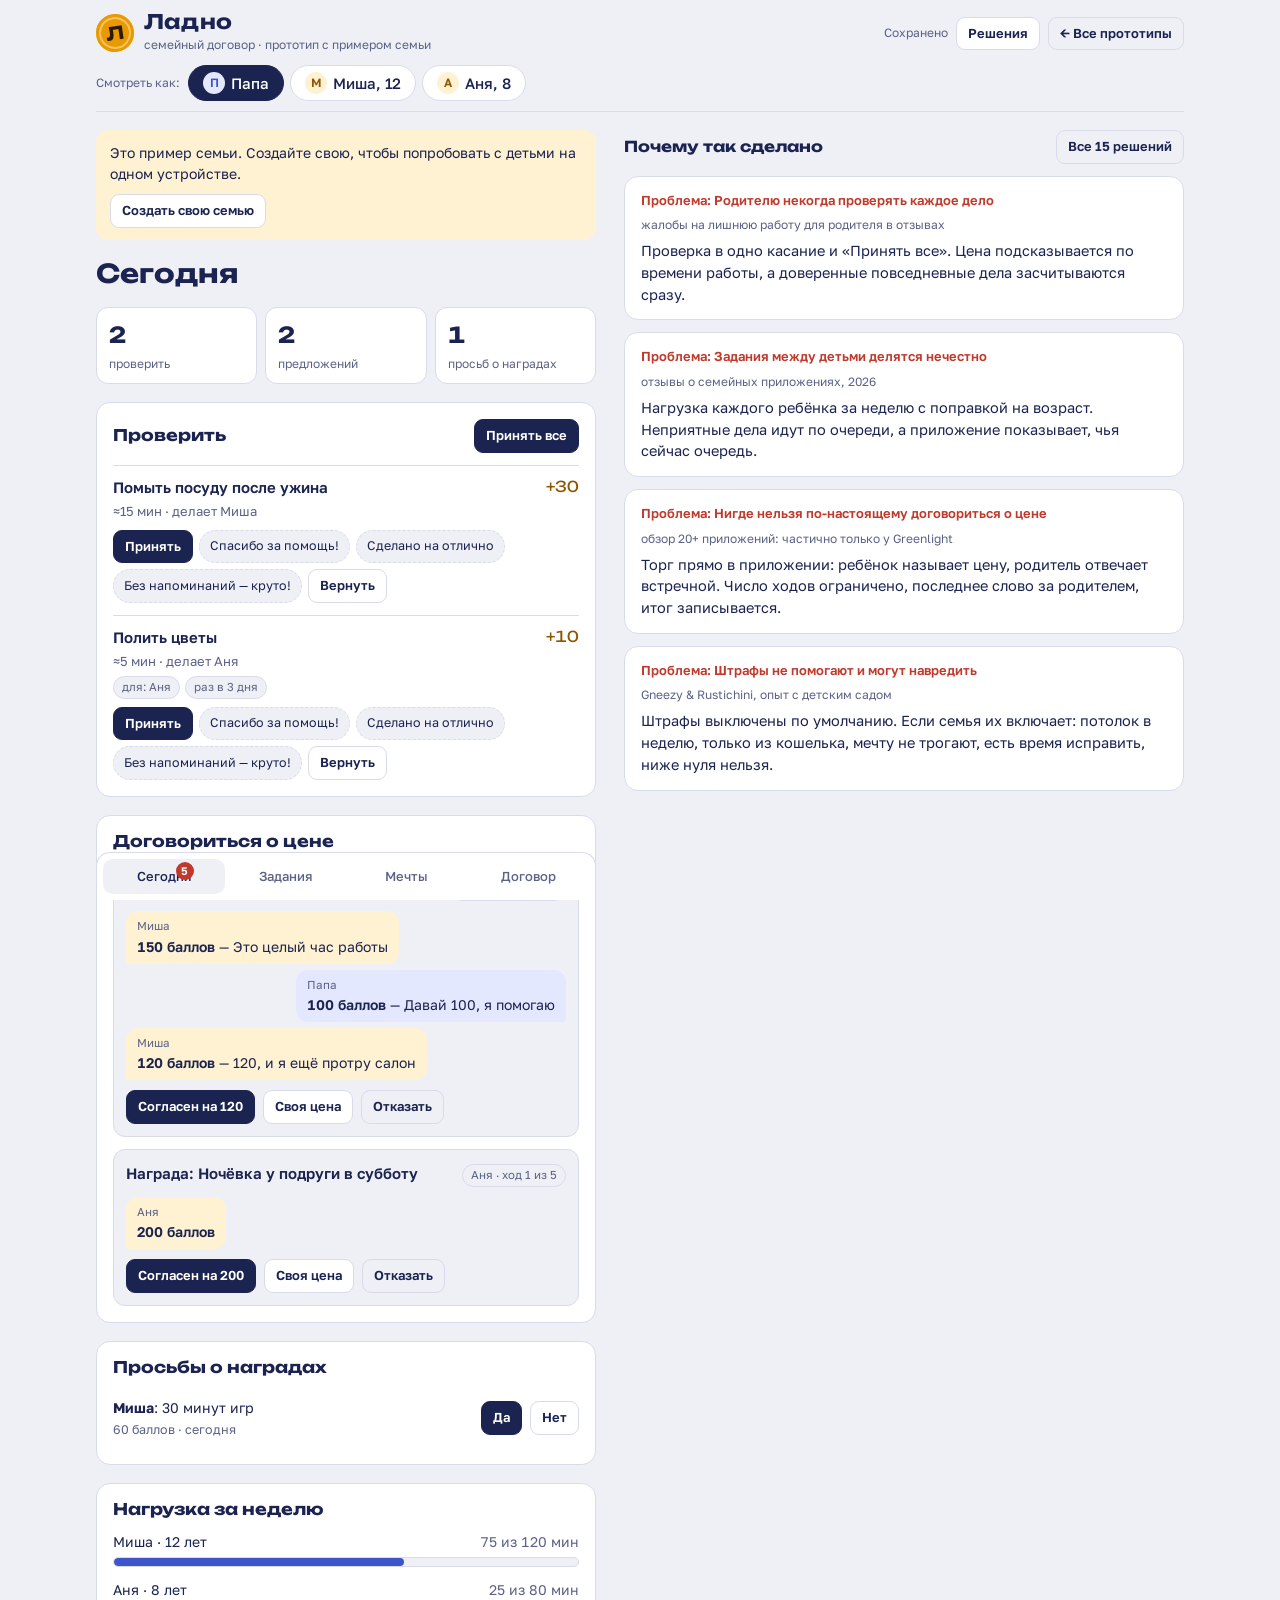
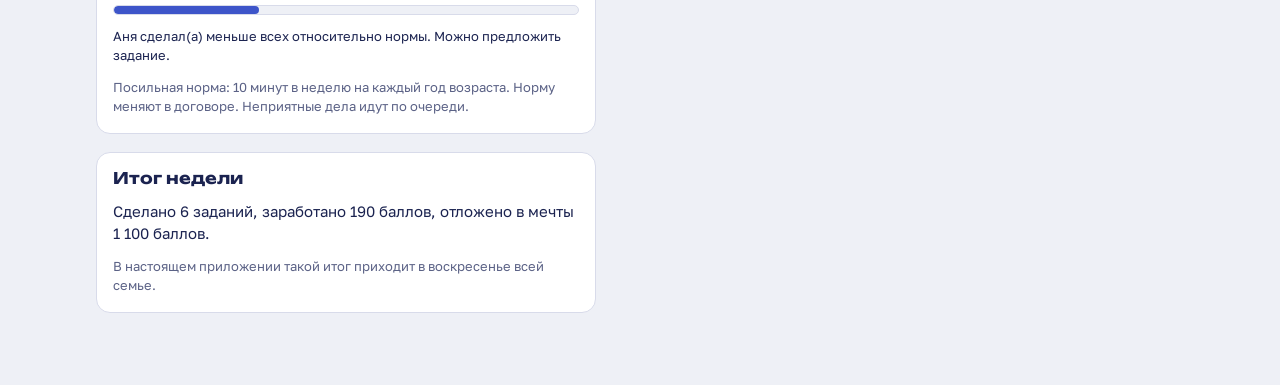
<file: ladno/family.html>
<!doctype html><html lang="ru"><head><meta charset="utf-8"><meta name="viewport" content="width=device-width,initial-scale=1,viewport-fit=cover"><style>:root{color-scheme:light;padding-top:env(safe-area-inset-top,0px);padding-bottom:env(safe-area-inset-bottom,0px)}body{margin:0;font:14px system-ui,sans-serif}img{max-width:100%}[hidden]{display:none!important}</style></head><body>
<title>Ладно · Семья</title>
<meta name="claude:viewport-fit-sides" content="cover">
<link rel="preconnect" href="https://fonts.googleapis.com">
<link rel="preconnect" href="https://fonts.gstatic.com" crossorigin>
<link rel="stylesheet" href="https://fonts.googleapis.com/css2?family=Unbounded:wght@500;700&family=Golos+Text:wght@400;500;600&family=Caveat:wght@600&display=swap">
<style>
/* Макет: телефонная колонка приложения слева, справа (на широком экране) — пояснения «почему так сделано». Печать-«Л» и подписи — мотив семейного договора. */
:root{
  --bg:#eef0f6; --surface:#ffffff; --ink:#1b2350; --muted:#5b6286; --line:#d8dbea;
  --on-ink:#ffffff;
  --accent:#e89a00; --accent-ink:#8f5600; --accent-soft:#fff2d2;
  --parent:#3d55c9; --parent-soft:#e3e8ff;
  --rel:#1f8a6b; --rel-soft:#dcf3ea;
  --ok:#1f8a5b; --warn:#b26a00; --warn-soft:#fff0d9; --bad:#c0392b; --bad-soft:#fde6e3;
  --f-display:"Unbounded","Arial Rounded MT Bold","Trebuchet MS",sans-serif;
  --f-body:"Golos Text",system-ui,-apple-system,"Segoe UI",Roboto,sans-serif;
  --f-hand:"Caveat","Segoe Script","Comic Sans MS",cursive;
  --r:14px;
}
@media (prefers-color-scheme: dark){:root:not([data-theme="light"]){
  --bg:#10132a; --surface:#1a1e3c; --ink:#eceefb; --muted:#a3a9cc; --line:#2d335c; --on-ink:#10132a;
  --accent:#ffb625; --accent-ink:#ffcd5c; --accent-soft:#3a2e10;
  --parent:#8fa2ff; --parent-soft:#262f63; --rel:#4fd1a5; --rel-soft:#143a31;
  --ok:#4cc38a; --warn:#ffb54d; --warn-soft:#3b2a10; --bad:#ff7a6e; --bad-soft:#3d1c1a; color-scheme:dark}}
:root[data-theme="dark"]{
  --bg:#10132a; --surface:#1a1e3c; --ink:#eceefb; --muted:#a3a9cc; --line:#2d335c; --on-ink:#10132a;
  --accent:#ffb625; --accent-ink:#ffcd5c; --accent-soft:#3a2e10;
  --parent:#8fa2ff; --parent-soft:#262f63; --rel:#4fd1a5; --rel-soft:#143a31;
  --ok:#4cc38a; --warn:#ffb54d; --warn-soft:#3b2a10; --bad:#ff7a6e; --bad-soft:#3d1c1a; color-scheme:dark}

*{box-sizing:border-box}
[hidden]{display:none!important}
body{background:var(--bg);color:var(--ink);font:15px/1.5 var(--f-body)}
body::before{content:"";position:fixed;inset:0 0 auto;height:env(safe-area-inset-top,0px);z-index:10;background:var(--bg)}
button,input,select,textarea{font:inherit;color:inherit}
:focus-visible{outline:3px solid var(--parent);outline-offset:2px;border-radius:8px}
h1,h2,h3{font-family:var(--f-display);font-weight:700;line-height:1.2;text-wrap:balance;margin:0}
p{margin:0}
.shell{max-width:1120px;margin:0 auto;padding-left:max(16px,env(safe-area-inset-left,0px));padding-right:max(16px,env(safe-area-inset-right,0px));padding-block:0}

/* Шапка */
.top{position:sticky;top:env(safe-area-inset-top,0px);z-index:6;background:var(--bg);padding-block:12px 10px;display:grid;gap:10px;border-bottom:1px solid var(--line)}
.top-in{display:flex;align-items:center;justify-content:space-between;gap:12px}
.brand{display:flex;align-items:center;gap:10px;min-width:0}
.brand b{font-family:var(--f-display);font-size:20px;letter-spacing:.01em;display:block;line-height:1}
.brand small{color:var(--muted);font-size:12px}
@media (max-width:520px){.brand small .wide,.top-acts .wide{display:none}}
@media (max-width:420px){.brand small{display:none}}
a.btn{text-decoration:none;color:inherit;display:inline-block}
fieldset.kidset{border:1px solid var(--line);border-radius:12px;padding:10px 12px 12px;display:grid;gap:8px;margin:0;min-width:0}
fieldset.kidset legend{font-weight:600;font-size:13px;padding:0 4px}
.row2{display:grid;grid-template-columns:minmax(0,1fr) minmax(0,1fr);gap:8px}
.seal{width:38px;height:38px;flex:none;border-radius:50%;display:grid;place-items:center;background:var(--accent);color:#2a1a00;font-family:var(--f-display);font-weight:700;font-size:18px;box-shadow:inset 0 0 0 3px var(--accent),inset 0 0 0 5px #fff6;transform:rotate(-8deg)}
.top-acts{display:flex;align-items:center;gap:8px}
.saved{font-size:12px;color:var(--muted);transition:color .3s}
.saved.flash{color:var(--ok)}
.roles{display:flex;gap:6px;flex-wrap:wrap}
.role{border:1px solid var(--line);background:var(--surface);border-radius:999px;padding:6px 14px;cursor:pointer;font-weight:500;display:flex;align-items:center;gap:6px}
.role .av{width:22px;height:22px;border-radius:50%;display:grid;place-items:center;font-size:12px;font-weight:600;background:var(--accent-soft);color:var(--accent-ink)}
.role.parent .av{background:var(--parent-soft);color:var(--parent)}
.role[aria-selected="true"]{background:var(--ink);color:var(--on-ink);border-color:var(--ink)}
.roles-label{font-size:12px;color:var(--muted);align-self:center;margin-right:2px}

/* Раскладка */
.layout{display:grid;grid-template-columns:minmax(0,1fr);gap:28px;padding-block:18px 0}
.col{min-width:0;display:flex;flex-direction:column;min-height:calc(100vh - 140px)}
#screen{display:flex;flex-direction:column;gap:18px;padding-bottom:24px;flex:1}
aside#why{display:none}
@media (min-width:980px){
  .layout{grid-template-columns:minmax(0,500px) minmax(0,1fr)}
  aside#why{display:block;position:sticky;top:130px;align-self:start}
  .why-inline{display:none}
}

/* Нижние вкладки */
.tabs{position:sticky;bottom:0;z-index:5;background:var(--surface);border:1px solid var(--line);border-bottom:0;border-radius:var(--r) var(--r) 0 0;display:grid;grid-template-columns:repeat(4,1fr);padding:6px 6px calc(6px + env(safe-area-inset-bottom,0px))}
.tab{border:0;background:none;padding:8px 4px;border-radius:10px;cursor:pointer;font-size:13px;font-weight:500;color:var(--muted);position:relative}
.tab[aria-selected="true"]{color:var(--ink);background:var(--bg)}
.tab .badge{position:absolute;top:3px;right:calc(50% - 30px);min-width:18px;height:18px;padding:0 5px;border-radius:9px;background:var(--bad);color:#fff;font-size:11px;line-height:18px;font-weight:600}

/* Блоки */
.screen-title{font-size:26px}
.eyebrow{font-size:11px;letter-spacing:.12em;text-transform:uppercase;color:var(--muted);font-weight:600}
.block{background:var(--surface);border:1px solid var(--line);border-radius:var(--r);padding:16px;display:flex;flex-direction:column;gap:12px;min-width:0}
.block h2{font-size:16px}
.block-head{display:flex;align-items:center;justify-content:space-between;gap:10px;flex-wrap:wrap}
.note,.muted{color:var(--muted)}
.small{font-size:13px}
.empty{color:var(--muted);font-size:14px;padding:6px 0}
.hint{font-size:13px;color:var(--muted)}
.num{font-variant-numeric:tabular-nums}

.btn{border:1px solid var(--line);background:var(--surface);border-radius:10px;padding:9px 14px;cursor:pointer;font-weight:600;white-space:nowrap}
.btn:hover{border-color:var(--muted)}
.btn.primary{background:var(--ink);color:var(--on-ink);border-color:var(--ink)}
.btn.gold{background:var(--accent);color:#2a1a00;border-color:var(--accent)}
.btn.ghost{background:transparent}
.btn.sm{padding:6px 11px;font-size:13px;border-radius:9px}
.btn[disabled]{opacity:.45;cursor:not-allowed}
.chip{border:1px dashed var(--line);background:var(--bg);border-radius:999px;padding:5px 10px;font-size:12.5px;cursor:pointer}
.chip:hover{border-style:solid}
.row{display:flex;gap:8px;flex-wrap:wrap;align-items:center}

.pill{display:inline-block;font-size:11.5px;padding:2px 8px;border-radius:999px;background:var(--bg);color:var(--muted);border:1px solid var(--line);white-space:nowrap}
.pill.hot{background:var(--accent-soft);color:var(--accent-ink);border-color:transparent;font-weight:600}
.pill.ok{background:var(--rel-soft);color:var(--rel);border-color:transparent}
.pill.warn{background:var(--warn-soft);color:var(--warn);border-color:transparent}
.pill.wait{background:var(--parent-soft);color:var(--parent);border-color:transparent}

/* Задания */
.task{display:flex;gap:12px;justify-content:space-between;align-items:flex-start;padding:10px 0;border-top:1px solid var(--line)}
.block h2 + .task,.block .block-head + .task{border-top:0;padding-top:0}
.task-main{min-width:0;display:flex;flex-direction:column;gap:4px}
.task-title{font-weight:600}
.task-meta{font-size:13px;color:var(--muted)}
.tags{display:flex;gap:5px;flex-wrap:wrap}
.task-side{display:flex;flex-direction:column;align-items:flex-end;gap:6px;flex:none}
.task-pts{font-family:var(--f-display);font-size:15px;color:var(--accent-ink)}
.check{border-top:1px solid var(--line);padding-top:10px}
.check:first-of-type{border-top:0;padding-top:0}
.check .task{border:0;padding:0 0 8px}
.check-acts{display:flex;gap:6px;flex-wrap:wrap}

.duties{list-style:none;margin:0;padding:0;display:grid;gap:6px}
.duty{width:100%;text-align:left;display:flex;align-items:center;gap:10px;border:1px solid var(--line);background:var(--bg);border-radius:10px;padding:9px 12px;cursor:pointer}
.duty .tick{width:20px;height:20px;border-radius:6px;border:2px solid var(--muted);flex:none;position:relative}
.duty.on{color:var(--muted)}
.duty.on .tick{background:var(--ok);border-color:var(--ok)}
.duty.on .tick::after{content:"";position:absolute;left:5px;top:1px;width:5px;height:10px;border:solid #fff;border-width:0 2px 2px 0;transform:rotate(45deg)}

/* Торг */
.deal{border:1px solid var(--line);border-radius:12px;padding:12px;display:flex;flex-direction:column;gap:10px;background:var(--bg)}
.deal-head{display:flex;justify-content:space-between;gap:8px;align-items:baseline;flex-wrap:wrap}
.deal-head b{font-weight:600}
.thread{list-style:none;margin:0;padding:0;display:flex;flex-direction:column;gap:6px}
.thread li{max-width:88%;padding:7px 11px;border-radius:12px;font-size:14px}
.thread li.by-kid{align-self:flex-start;background:var(--accent-soft);border-bottom-left-radius:4px}
.thread li.by-parent{align-self:flex-end;background:var(--parent-soft);border-bottom-right-radius:4px}
.thread li b{font-weight:600}
.thread .who{display:block;font-size:11.5px;color:var(--muted)}
.deal-status{font-size:13px;font-weight:600}
.deal-status.ok{color:var(--ok)} .deal-status.no{color:var(--bad)}

/* Мечта */
.hero{background:var(--accent-soft);border:1px solid transparent;border-radius:20px;padding:18px;display:flex;gap:18px;align-items:center;flex-wrap:wrap}
.hero .txt{min-width:0;flex:1 1 200px;display:flex;flex-direction:column;gap:6px}
.hero h1{font-size:24px}
.hero .big{font-family:var(--f-display);font-size:28px;color:var(--accent-ink);font-variant-numeric:tabular-nums}
.hero .big span{font-family:var(--f-body);font-size:14px;color:var(--muted);font-weight:500}
.ringbox{position:relative;width:148px;height:148px;flex:none;max-width:100%}
.ringbox svg{display:block}
.ring-bg{fill:none;stroke:var(--surface);stroke-width:13}
.ring-fg{fill:none;stroke:var(--accent);stroke-width:13;stroke-linecap:round;transition:stroke-dashoffset .7s ease}
.ring-num{position:absolute;inset:0;display:grid;place-content:center;text-align:center}
.ring-num b{font-family:var(--f-display);font-size:30px;line-height:1}
.ring-num span{font-size:12px;color:var(--muted)}
.wallet{display:flex;justify-content:space-between;align-items:center;gap:12px;flex-wrap:wrap}
.wallet .bal{font-family:var(--f-display);font-size:24px;font-variant-numeric:tabular-nums}
.steps{list-style:none;margin:0;padding:0;display:grid;gap:0}
.steps li{display:grid;grid-template-columns:22px 1fr auto;gap:10px;align-items:center;padding:7px 0;position:relative}
.steps li::before{content:"";width:14px;height:14px;border-radius:50%;border:2px solid var(--line);background:var(--surface);justify-self:center;z-index:1}
.steps li.done::before{background:var(--accent);border-color:var(--accent)}
.steps li:not(:last-child)::after{content:"";position:absolute;left:10px;top:24px;bottom:-8px;width:2px;background:var(--line)}
.steps li.done:not(:last-child)::after{background:var(--accent)}
.steps .pct{font-size:12px;color:var(--muted);font-variant-numeric:tabular-nums}
.split{display:flex;height:12px;border-radius:6px;overflow:hidden;background:var(--bg)}
.split i{display:block;height:100%}
.legend{display:flex;gap:14px;flex-wrap:wrap;font-size:13px}
.legend span{display:inline-flex;align-items:center;gap:6px}
.legend i{width:10px;height:10px;border-radius:3px;display:inline-block}
.c-own{background:var(--accent)} .c-match{background:var(--parent)} .c-rel{background:var(--rel)}
.streak{display:flex;gap:6px}
.streak i{width:26px;height:26px;border-radius:8px;background:var(--bg);border:1px solid var(--line)}
.streak i.on{background:var(--accent);border-color:var(--accent)}
.streak i.frz{background:var(--parent-soft);border-color:var(--parent)}
.praise{background:var(--parent-soft);border-radius:var(--r);padding:12px 14px;display:flex;flex-direction:column;gap:2px}
.praise .who{font-size:12px;color:var(--parent);font-weight:600}
.praise q{font-family:var(--f-hand);font-size:22px;line-height:1.2;quotes:"«" "»"}
.list{list-style:none;margin:0;padding:0;display:flex;flex-direction:column}
.list li{display:flex;justify-content:space-between;gap:10px;padding:8px 0;border-top:1px solid var(--line);font-size:14px}
.list li:first-child{border-top:0}
.list .d{color:var(--muted);font-size:12.5px}
.plus{color:var(--ok);font-weight:600;font-variant-numeric:tabular-nums;white-space:nowrap}
.minus{color:var(--bad);font-weight:600;font-variant-numeric:tabular-nums;white-space:nowrap}

.banner{border-radius:12px;padding:12px 14px;display:flex;gap:10px;justify-content:space-between;align-items:center;flex-wrap:wrap;font-size:14px}
.banner.pause{background:var(--parent-soft);color:var(--ink)}
.banner.warn{background:var(--warn-soft)}
.banner.bad{background:var(--bad-soft)}
.banner.gold{background:var(--accent-soft)}

/* Сводки */
.stats{display:grid;grid-template-columns:repeat(3,minmax(0,1fr));gap:8px}
.stat{background:var(--surface);border:1px solid var(--line);border-radius:12px;padding:10px 12px}
.stat b{font-family:var(--f-display);font-size:22px;display:block;font-variant-numeric:tabular-nums}
.stat span{font-size:12px;color:var(--muted)}
.bars{display:grid;gap:12px}
.bar-row{display:grid;gap:5px}
.bar-top{display:flex;justify-content:space-between;font-size:14px;gap:8px}
.bar{height:10px;border-radius:5px;background:var(--bg);overflow:hidden;border:1px solid var(--line)}
.bar i{display:block;height:100%;background:var(--parent);border-radius:5px}
.bar i.over{background:var(--accent)}
.kidcard{display:grid;grid-template-columns:auto 1fr;gap:14px;align-items:center}
.kidcard .ringbox{width:96px;height:96px}
.kidcard .ring-num b{font-size:20px}

/* Договор */
.paper{background:var(--surface);border:1px solid var(--line);border-radius:6px;padding:20px 18px;display:flex;flex-direction:column;gap:14px;position:relative}
.paper h2{font-size:18px}
.paper .ver{font-size:12px;color:var(--muted)}
.clauses{margin:0;padding-left:22px;display:flex;flex-direction:column;gap:10px}
.clauses li{padding-left:4px}
.clauses li::marker{font-family:var(--f-display);font-size:13px;color:var(--accent-ink)}
.signs{display:grid;grid-template-columns:repeat(auto-fit,minmax(130px,1fr));gap:12px;border-top:1px dashed var(--line);padding-top:14px}
.sign{display:flex;flex-direction:column;gap:2px;min-width:0}
.sign .hand{font-family:var(--f-hand);font-size:26px;line-height:1;color:var(--parent);min-height:28px}
.sign .who{font-size:12px;color:var(--muted);border-top:1px solid var(--muted);padding-top:3px}
.stamp{position:absolute;right:14px;top:14px;transform:rotate(9deg);border:2px solid var(--ok);color:var(--ok);border-radius:8px;padding:2px 8px;font-family:var(--f-display);font-size:11px;letter-spacing:.06em}
.stamp.no{border-color:var(--warn);color:var(--warn)}
.setting{display:grid;grid-template-columns:1fr auto;gap:4px 12px;align-items:center;padding:10px 0;border-top:1px solid var(--line)}
.setting:first-of-type{border-top:0}
.setting label{font-weight:500}
.setting .hint{grid-column:1/-1}
.setting input[type="number"]{width:84px;padding:6px 8px;border:1px solid var(--line);border-radius:8px;background:var(--bg);text-align:right}
.switch{appearance:none;width:44px;height:26px;border-radius:13px;background:var(--line);position:relative;cursor:pointer;transition:background .2s}
.switch::after{content:"";position:absolute;top:3px;left:3px;width:20px;height:20px;border-radius:50%;background:#fff;transition:left .2s}
.switch:checked{background:var(--ok)}
.switch:checked::after{left:21px}

/* Почему так */
.why{display:flex;flex-direction:column;gap:12px}
.why-card{background:var(--surface);border:1px solid var(--line);border-radius:var(--r);padding:14px 16px;display:flex;flex-direction:column;gap:6px}
.why-card .p{font-size:13px;color:var(--bad);font-weight:600}
.why-card .src{font-size:12px;color:var(--muted)}
.why-card .s{font-size:14.5px}
.why-head{display:flex;justify-content:space-between;align-items:center;gap:10px}
.why-head h2{font-size:15px}
details.why-inline{background:var(--surface);border:1px solid var(--line);border-radius:var(--r);padding:12px 16px}
details.why-inline summary{cursor:pointer;font-weight:600}
details.why-inline[open] summary{margin-bottom:10px}
details.why-inline .why-card{border:0;padding:10px 0;border-top:1px solid var(--line);border-radius:0}

.sol{display:grid;gap:10px}
.sol .why-card{display:grid;grid-template-columns:minmax(0,1fr);gap:6px}
.future{list-style:none;margin:0;padding:0;display:grid;gap:10px}
.future li{display:grid;grid-template-columns:auto 1fr;gap:10px;align-items:start}
.future li::before{content:"";width:10px;height:10px;margin-top:7px;border-radius:3px;background:var(--parent)}

/* Окно формы */
.sheet{position:fixed;inset:0;z-index:20;display:grid;align-items:end;justify-items:center}
.sheet-back{position:absolute;inset:0;background:#0b0e2299}
.sheet-card{position:relative;width:min(520px,100%);max-height:88vh;overflow:auto;background:var(--surface);border-radius:20px 20px 0 0;padding:20px max(18px,env(safe-area-inset-left,0px)) calc(18px + env(safe-area-inset-bottom,0px));display:flex;flex-direction:column;gap:12px;animation:up .22s ease}
@media (min-width:640px){.sheet{align-items:center}.sheet-card{border-radius:20px}}
@keyframes up{from{transform:translateY(24px);opacity:.6}}
.sheet-card h2{font-size:18px}
.fld{display:flex;flex-direction:column;gap:5px}
.fld label{font-size:13px;font-weight:600}
.fld input,.fld select,.fld textarea{border:1px solid var(--line);background:var(--bg);border-radius:10px;padding:10px 12px;width:100%}
.fld.check{flex-direction:row;align-items:center;gap:10px}
.fld.check input{width:auto}
.sheet-actions{display:flex;gap:8px;justify-content:flex-end}
.err{color:var(--bad);font-size:13px;min-height:1px}
.err:empty{display:none}
.toast{position:fixed;left:50%;bottom:calc(84px + env(safe-area-inset-bottom,0px));transform:translateX(-50%);background:var(--ink);color:var(--on-ink);padding:10px 16px;border-radius:12px;font-size:14px;z-index:30;max-width:calc(100% - 32px);box-shadow:0 8px 24px #0004;transition:opacity .25s}
.toast[hidden]{display:none!important}
@media (prefers-reduced-motion: reduce){*{transition:none!important;animation:none!important}}
</style>

<div class="shell">
  <header class="top">
    <div class="top-in">
      <div class="brand"><span class="seal" aria-hidden="true">Л</span><div><b>Ладно</b><small>семейный договор · прототип<span class="wide"> с примером семьи</span></small></div></div>
      <div class="top-acts"><span id="saved" class="saved">Сохранено</span><button class="btn sm" data-act="solutions">Решения</button><a class="btn sm ghost" href="index.html" aria-label="Все прототипы">←<span class="wide"> Все прототипы</span></a></div>
    </div>
    <div id="roles" class="roles" role="tablist" aria-label="Чьими глазами смотреть"></div>
  </header>
  <div class="layout">
    <div class="col">
      <main id="screen" aria-live="polite"></main>
      <nav id="tabs" class="tabs" role="tablist" aria-label="Разделы"></nav>
    </div>
    <aside id="why" aria-label="Почему так сделано"></aside>
  </div>
</div>

<div id="sheet" class="sheet" hidden>
  <div class="sheet-back" data-act="closeSheet"></div>
  <form id="sheet-form" class="sheet-card" novalidate>
    <h2 id="sheet-title"></h2>
    <div id="sheet-body" style="display:flex;flex-direction:column;gap:12px"></div>
    <p id="sheet-err" class="err" role="alert"></p>
    <div class="sheet-actions"><button type="button" class="btn ghost" data-act="closeSheet">Отмена</button><button id="sheet-ok" class="btn primary" type="submit">Готово</button></div>
  </form>
</div>
<div id="toast" class="toast" role="status" hidden></div>

<script>
(function(){
'use strict';
const KEY='ladno-demo-v1', UIKEY='ladno-ui-v1', DAY=864e5, H=36e5;
const $=s=>document.querySelector(s);
const esc=s=>String(s??'').replace(/[&<>"']/g,c=>({'&':'&amp;','<':'&lt;','>':'&gt;','"':'&quot;',"'":'&#39;'}[c]));
const fmt=n=>Math.round(n).toLocaleString('ru-RU');
function pl(n,a,b,c){n=Math.abs(Math.round(n));const m=n%100,k=n%10;if(m>10&&m<20)return c;if(k===1)return a;if(k>=2&&k<=4)return b;return c}
const pts=n=>fmt(n)+' '+pl(n,'балл','балла','баллов');
const sod=t=>{const d=new Date(t);d.setHours(0,0,0,0);return d.getTime()};
function ago(t){const d=Math.round((sod(Date.now())-sod(t))/DAY);return d<=0?'сегодня':d===1?'вчера':d+' '+pl(d,'день','дня','дней')+' назад'}
const dstr=t=>new Date(t).toLocaleDateString('ru-RU',{day:'numeric',month:'long'});
const tstr=t=>new Date(t).toLocaleString('ru-RU',{day:'numeric',month:'long',hour:'2-digit',minute:'2-digit'});
const uid=()=>Math.random().toString(36).slice(2,9);

/* ---------- Пример семьи ---------- */
function seed(){
  const n=Date.now();
  return {
    v:1, parent:'Папа',
    kids:[{id:'misha',name:'Миша',age:12},{id:'anya',name:'Аня',age:8}],
    wallet:{misha:180,anya:95},
    dreams:{
      misha:{title:'Игровой компьютер',price:12000,steps:['Выбрать корпус','Выбрать видеокарту','Составить список деталей с папой','Покупка'],contribs:[
        {by:'own',from:'Миша',amount:1200,t:n-30*DAY},{by:'match',from:'Папа',amount:240,t:n-30*DAY},
        {by:'rel',from:'Бабушка Валя',amount:500,t:n-21*DAY,note:'На день рождения'},
        {by:'own',from:'Миша',amount:1000,t:n-14*DAY},{by:'match',from:'Папа',amount:200,t:n-14*DAY},
        {by:'rel',from:'Дядя Коля',amount:250,t:n-10*DAY,note:'За помощь на даче'},
        {by:'own',from:'Миша',amount:800,t:n-3*DAY},{by:'match',from:'Папа',amount:160,t:n-3*DAY}]},
      anya:{title:'Велосипед с корзинкой',price:3000,steps:['Выбрать цвет','Выбрать звонок','Примерить в магазине','Покупка'],contribs:[
        {by:'own',from:'Аня',amount:600,t:n-15*DAY},{by:'match',from:'Папа',amount:120,t:n-15*DAY},
        {by:'rel',from:'Бабушка Валя',amount:300,t:n-9*DAY,note:'Чтобы каталась летом'},
        {by:'own',from:'Аня',amount:300,t:n-4*DAY},{by:'match',from:'Папа',amount:60,t:n-4*DAY}]}
    },
    streak:{misha:{days:9,freezes:2},anya:{days:4,freezes:1}},
    duties:[
      {id:'d1',kid:'misha',title:'Застелить кровать',done:true},{id:'d2',kid:'misha',title:'Убрать посуду за собой',done:false},{id:'d3',kid:'misha',title:'Собрать портфель',done:false},
      {id:'d4',kid:'anya',title:'Застелить кровать',done:true},{id:'d5',kid:'anya',title:'Убрать игрушки',done:true},{id:'d6',kid:'anya',title:'Почистить зубы без напоминаний',done:false}],
    tasks:[
      {id:'t3',title:'Помыть посуду после ужина',min:15,pts:30,kid:null,status:'review',by:'misha',t:n-2*H},
      {id:'t4',title:'Полить цветы',min:5,pts:10,kid:'anya',status:'review',by:'anya',t:n-1*H,repeat:'раз в 3 дня'},
      {id:'t1',title:'Пропылесосить гостиную',min:20,pts:40,kid:null,status:'open'},
      {id:'t2',title:'Вынести мусор',min:5,pts:10,kid:null,rotation:['misha','anya'],turn:1,status:'open',repeat:'каждый день'},
      {id:'t5',title:'Разобрать балкон',min:60,pts:120,kid:null,status:'open',week:true},
      {id:'t6',title:'Погулять с собакой',min:30,pts:50,kid:'misha',status:'open',trusted:true,repeat:'каждый день'},
      {id:'t7',title:'Сложить своё бельё',min:10,pts:20,kid:'anya',status:'open'}],
    proposals:[
      {id:'p1',kid:'misha',kind:'task',title:'Помыть машину вместе с папой',min:60,status:'open',rounds:[
        {by:'kid',pts:150,note:'Это целый час работы'},{by:'parent',pts:100,note:'Давай 100, я помогаю'},{by:'kid',pts:120,note:'120, и я ещё протру салон'}]},
      {id:'p2',kid:'anya',kind:'reward',title:'Ночёвка у подруги в субботу',status:'open',rounds:[{by:'kid',pts:200,note:''}]}],
    rewards:[
      {id:'r1',title:'30 минут игр',pts:60,kind:'Экран'},
      {id:'r2',title:'Выбрать фильм на вечер',pts:40,kind:'Семья'},
      {id:'r3',title:'Пицца на выходных',pts:250,kind:'Еда'},
      {id:'r4',title:'Поход в кино',pts:350,kind:'Выход'}],
    requests:[{id:'q1',kid:'misha',type:'reward',title:'30 минут игр',pts:60,status:'pending',t:n-40*60e3}],
    penalties:[],
    pause:{misha:null,anya:null},
    contract:{ver:3,penaltiesOn:false,penaltyWeekMax:30,fixHours:24,matchPct:20,rate:0,guide:2,rounds:3,trusted:true,ageNorm:10,signed:{parent:true,misha:true,anya:true}},
    log:[
      {id:uid(),t:n-1*DAY,kind:'task',kid:'misha',text:'Погулять с собакой',delta:50,min:30,praise:'Без напоминаний — круто!'},
      {id:uid(),t:n-2*DAY,kind:'task',kid:'misha',text:'Пропылесосить гостиную',delta:40,min:20},
      {id:uid(),t:n-2*DAY,kind:'reward',kid:'misha',text:'Награда: 30 минут игр',delta:-60},
      {id:uid(),t:n-3*DAY,kind:'dream',kid:'misha',text:'В мечту (+160 от папы)',delta:-800},
      {id:uid(),t:n-4*DAY,kind:'task',kid:'misha',text:'Разобрать обувь в прихожей',delta:50,min:25},
      {id:uid(),t:n-1*DAY,kind:'task',kid:'anya',text:'Полить цветы',delta:10,min:5,praise:'Спасибо за помощь!'},
      {id:uid(),t:n-3*DAY,kind:'task',kid:'anya',text:'Покормить кота',delta:10,min:5},
      {id:uid(),t:n-4*DAY,kind:'dream',kid:'anya',text:'В мечту (+60 от папы)',delta:-300},
      {id:uid(),t:n-5*DAY,kind:'task',kid:'anya',text:'Сложить бельё',delta:30,min:15},
      {id:uid(),t:n-8*DAY,kind:'contract',kid:null,text:'Все подписали договор, версия 3',delta:0}]
  };
}
function load(){try{const s=JSON.parse(localStorage.getItem(KEY));if(s&&s.v===1&&s.kids)return s}catch(e){}return null}
let S=load()||seed();
let UI={role:'parent',tab:'today'};
try{Object.assign(UI,JSON.parse(localStorage.getItem(UIKEY))||{})}catch(e){}
function persist(){
  try{localStorage.setItem(KEY,JSON.stringify(S));localStorage.setItem(UIKEY,JSON.stringify(UI))}catch(e){}
  const el=$('#saved');el.textContent='Сохранено';el.classList.add('flash');clearTimeout(persist.t);persist.t=setTimeout(()=>el.classList.remove('flash'),900);
}
let toastT;
function toast(m){const t=$('#toast');t.textContent=m;t.hidden=false;clearTimeout(toastT);toastT=setTimeout(()=>t.hidden=true,2600)}
function commit(msg){persist();render();if(msg)toast(msg)}

function freshFamily(parent,kids){
  const n=Date.now(),base=seed();
  const F={v:1,demo:false,parent,kids:kids.map((k,i)=>({id:'k'+(i+1),name:k.name,age:k.age})),wallet:{},dreams:{},streak:{},duties:[],tasks:[],proposals:[],rewards:base.rewards,requests:[],penalties:[],pause:{},
    contract:Object.assign({},base.contract,{ver:1,signed:{parent:true}}),
    log:[{id:uid(),t:n,kind:'contract',kid:null,text:`${parent} создал(а) семью и договор, версия 1`,delta:0}]};
  F.kids.forEach((k,i)=>{
    F.wallet[k.id]=0;F.streak[k.id]={days:0,freezes:1};F.pause[k.id]=null;F.contract.signed[k.id]=false;
    F.dreams[k.id]={title:kids[i].dream,price:kids[i].price,steps:['Выбрать модель','Половина пути','Последний рывок','Покупка'],contribs:[]};
    (k.age>=10?['Застелить кровать','Убрать посуду за собой','Собрать портфель']:['Застелить кровать','Убрать игрушки','Почистить зубы без напоминаний']).forEach(t=>F.duties.push({id:uid(),kid:k.id,title:t,done:false}));
  });
  F.tasks=[{id:uid(),title:'Пропылесосить комнату',min:20,pts:40,kid:null,status:'open'},{id:uid(),title:'Помочь с покупками',min:40,pts:80,kid:null,status:'open'},{id:uid(),title:'Протереть пыль',min:15,pts:30,kid:null,status:'open'}];
  if(F.kids.length>1)F.tasks.push({id:uid(),title:'Вынести мусор',min:5,pts:10,kid:null,rotation:F.kids.map(k=>k.id),turn:0,status:'open',repeat:'каждый день'});
  return F;
}

/* ---------- Помощники ---------- */
const kid=id=>S.kids.find(k=>k.id===id);
const kname=id=>kid(id)?kid(id).name:'';
const isKid=()=>UI.role!=='parent';
const task=id=>S.tasks.find(t=>t.id===id);
const taskValue=t=>t.week?t.pts*2:t.pts;
const dreamSaved=k=>S.dreams[k].contribs.reduce((s,c)=>s+c.amount,0);
const reserved=k=>S.requests.filter(r=>r.kid===k&&r.status==='pending').reduce((s,r)=>s+r.pts,0);
const free=k=>Math.max(0,S.wallet[k]-reserved(k));
const turnOf=p=>p.rounds[p.rounds.length-1].by==='kid'?'parent':'kid';
const maxLen=()=>S.contract.rounds*2-1;
function addLog(o){S.log.unshift(Object.assign({id:uid(),t:Date.now(),delta:0},o))}
function empty(m){return `<p class="empty">${m}</p>`}
function paused(k){const p=S.pause[k];if(p&&p.until<Date.now()){S.pause[k]=null;return null}return p}
function applyDue(){
  let ch=false;
  S.penalties.forEach(p=>{if(p.status==='pending'&&p.deadline<Date.now()){p.status='applied';const take=Math.min(p.pts,S.wallet[p.kid]);S.wallet[p.kid]-=take;addLog({kind:'penalty',kid:p.kid,text:'Штраф: '+p.reason,delta:-take});ch=true}});
  if(ch)persist();
}
function visibleTasks(k){
  return S.tasks.filter(t=>{
    if(t.status==='done')return false;
    if(t.by&&t.by!==k)return false;
    if(t.rotation)return t.rotation[t.turn]===k||t.by===k;
    return t.kid==null||t.kid===k;
  });
}
function approveTask(t,praise){
  const k=t.by,v=taskValue(t);
  const firstToday=!S.log.some(l=>l.kind==='task'&&l.kid===k&&l.t>=sod(Date.now()));
  S.wallet[k]+=v;
  addLog({kind:'task',kid:k,text:t.title,delta:v,min:t.min,praise:praise||''});
  if(firstToday)S.streak[k].days++;
  if(t.repeat){t.status='open';t.by=null;t.note='';if(t.rotation)t.turn=(t.turn+1)%t.rotation.length}
  else t.status='done';
}
function ring(p,size){
  const r=60,c=2*Math.PI*r,off=c*(1-Math.max(0,Math.min(1,p)));
  return `<svg viewBox="0 0 148 148" width="${size}" height="${size}" aria-hidden="true"><circle cx="74" cy="74" r="${r}" class="ring-bg"/><circle cx="74" cy="74" r="${r}" class="ring-fg" stroke-dasharray="${c.toFixed(1)}" stroke-dashoffset="${off.toFixed(1)}" transform="rotate(-90 74 74)"/></svg>`;
}
function pace(k){
  const d=S.dreams[k],left=Math.max(0,d.price-dreamSaved(k));
  if(!left)return 'Цель собрана! Договоритесь о дне покупки.';
  const own=d.contribs.filter(c=>c.by==='own'&&c.t>Date.now()-28*DAY),first=own.reduce((m,c)=>Math.min(m,c.t),Date.now());
  const wk=own.reduce((s,c)=>s+c.amount,0)/Math.min(4,Math.max(1,(Date.now()-first)/(7*DAY)));
  if(!wk)return `Осталось ${pts(left)}. Сделай первый взнос, и мы посчитаем срок.`;
  const weeks=Math.ceil(left/(wk*(1+S.contract.matchPct/100)));
  if(weeks>104)return `Осталось ${pts(left)}. В таком темпе это больше двух лет. Можно брать больше заданий или договориться о большей доплате.`;
  const end=new Date(Date.now()+weeks*7*DAY),MP=['январе','феврале','марте','апреле','мае','июне','июле','августе','сентябре','октябре','ноябре','декабре'];
  const when=weeks>40?`в ${MP[end.getMonth()]} ${end.getFullYear()} года`:`около ${dstr(end)}`;
  return `Осталось ${pts(left)}. В таком темпе это примерно ${weeks} ${pl(weeks,'неделя','недели','недель')}, ${when}.`;
}
function split(k){
  const c=S.dreams[k].contribs,sum=t=>c.filter(x=>x.by===t).reduce((s,x)=>s+x.amount,0);
  const own=sum('own'),m=sum('match'),r=sum('rel'),tot=Math.max(1,own+m+r),price=S.dreams[k].price;
  const w=v=>(v/Math.max(price,tot)*100).toFixed(2)+'%';
  return `<div class="split" role="img" aria-label="Свои ${fmt(own)}, от родителя ${fmt(m)}, от родственников ${fmt(r)}"><i class="c-own" style="width:${w(own)}"></i><i class="c-match" style="width:${w(m)}"></i><i class="c-rel" style="width:${w(r)}"></i></div>
  <div class="legend"><span><i class="c-own"></i>свои: ${fmt(own)}</span><span><i class="c-match"></i>доплата родителя: ${fmt(m)}</span><span><i class="c-rel"></i>родственники: ${fmt(r)}</span></div>`;
}
function taskRow(t,action,showKid){
  const tags=[
    t.week?'<span class="pill hot">задание недели ×2</span>':'',
    t.rotation?`<span class="pill">по очереди · сейчас ${esc(kname(t.rotation[t.turn]))}</span>`:'',
    t.kid&&showKid?`<span class="pill">для: ${esc(kname(t.kid))}</span>`:'',
    t.repeat?`<span class="pill">${esc(t.repeat)}</span>`:'',
    t.trusted&&S.contract.trusted?'<span class="pill ok">без проверки</span>':'',
    t.note?`<span class="pill warn">${esc(t.note)}</span>`:''].join('');
  const meta=`≈${t.min} мин`+(showKid&&t.by?' · делает '+esc(kname(t.by)):'');
  return `<div class="task"><div class="task-main"><div class="task-title">${esc(t.title)}</div><div class="task-meta">${meta}</div>${tags?`<div class="tags">${tags}</div>`:''}</div><div class="task-side"><div class="task-pts num">+${fmt(taskValue(t))}</div>${action||''}</div></div>`;
}
function proposalCard(p,viewer){
  const turn=turnOf(p),last=p.rounds[p.rounds.length-1];
  const who=r=>r.by==='kid'?kname(p.kid):S.parent;
  const thread=p.rounds.map(r=>`<li class="by-${r.by}"><span class="who">${esc(who(r))}</span><b class="num">${pts(r.pts)}</b>${r.note?' — '+esc(r.note):''}</li>`).join('');
  let foot='';
  if(p.status==='agreed')foot=`<p class="deal-status ok">Договорились: ${pts(p.final)}. ${p.kind==='task'?'Задание добавлено.':'Награда добавлена.'}</p>`;
  else if(p.status==='declined')foot=`<p class="deal-status no">Не договорились${p.reason?': '+esc(p.reason):''}</p>`;
  else if(viewer===turn){
    const can=p.rounds.length<maxLen();
    foot=`<div class="row"><button class="btn sm primary" data-act="pAccept" data-id="${p.id}">Согласен на ${fmt(last.pts)}</button>${can?`<button class="btn sm" data-act="pCounter" data-id="${p.id}">Своя цена</button>`:''}<button class="btn sm ghost" data-act="pDecline" data-id="${p.id}">${viewer==='kid'?'Передумал':'Отказать'}</button></div>
    ${!can&&viewer==='parent'?'<p class="hint">Встречных предложений больше нет: по договору последнее слово за родителем.</p>':''}`;
  } else foot=`<p class="hint">Ждём ответа: ${turn==='parent'?esc(S.parent):esc(kname(p.kid))}</p>`;
  const step=Math.ceil(p.rounds.length/2);
  return `<div class="deal"><div class="deal-head"><b>${p.kind==='task'?'Задание':'Награда'}: ${esc(p.title)}</b><span class="pill">${esc(kname(p.kid))} · ход ${p.rounds.length} из ${maxLen()}</span></div><ul class="thread">${thread}</ul>${foot}</div>`;
}
function pauseBanner(k){const p=paused(k);if(!p)return '';return `<div class="banner pause"><span><b>Пауза: ${esc(p.reason)}</b> до ${dstr(p.until)}. Серия заморожена, задания подождут, штрафов нет.</span></div>`}
function penaltyBanner(k){
  return S.penalties.filter(p=>p.kid===k&&p.status==='pending').map(p=>`<div class="banner bad"><span>${esc(S.parent)} записал: «${esc(p.reason)}», −${fmt(p.pts)}. Исправь до ${tstr(p.deadline)}, и штраф отменят. Мечту штраф не трогает.</span></div>`).join('');
}
function signBanner(k){
  if(S.contract.signed[k])return '';
  return `<div class="banner gold"><span>Договор изменился (версия ${S.contract.ver}). Прочитай и подпиши.</span><button class="btn sm" data-act="tab" data-tab="contract">Открыть</button></div>`;
}
function lastPraise(k){const l=S.log.find(x=>x.kid===k&&x.praise);if(!l)return '';return `<div class="praise"><span class="who">${esc(S.parent)} · ${esc(l.text)} · ${ago(l.t)}</span><q>${esc(l.praise)}</q></div>`}

/* ---------- Экраны ребёнка ---------- */
const KV={};
KV.dream=k=>{
  const d=S.dreams[k],saved=dreamSaved(k),p=saved/d.price,st=S.streak[k],pz=paused(k);
  const steps=d.steps.map((s,i)=>{const at=(i+1)/d.steps.length;return `<li class="${p>=at?'done':''}"><span>${esc(s)}</span><span class="pct">${Math.round(at*100)}%</span></li>`}).join('');
  const dots=Array.from({length:7},(_,i)=>`<i class="${pz&&i>=6?'frz':i<Math.min(7,st.days)?'on':''}"></i>`).join('');
  const contribs=d.contribs.filter(c=>c.by!=='match').slice(-4).reverse().map(c=>`<li><span>${esc(c.from)}${c.note?` <span class="d">· ${esc(c.note)}</span>`:''}<br><span class="d">${ago(c.t)}</span></span><span class="plus">+${fmt(c.amount)}</span></li>`).join('');
  return `${signBanner(k)}${pauseBanner(k)}${penaltyBanner(k)}
  <section class="hero">
    <div class="ringbox">${ring(p,148)}<div class="ring-num"><b class="num">${Math.floor(p*100)}%</b><span>собрано</span></div></div>
    <div class="txt"><p class="eyebrow">Моя мечта</p><h1>${esc(d.title)}</h1><p class="big">${fmt(saved)} <span>из ${pts(d.price)}</span></p><p class="small muted">${pace(k)}</p></div>
  </section>
  <section class="block"><div class="wallet"><div><p class="eyebrow">Кошелёк</p><p class="bal">${pts(S.wallet[k])}</p>${reserved(k)?`<p class="hint">${pts(reserved(k))} ждут решения по наградам</p>`:''}</div>
    <button class="btn gold" data-act="toDream" ${free(k)?'':'disabled'}>Положить в мечту</button></div>
    <p class="hint">${esc(S.parent)} добавляет +${S.contract.matchPct}% к каждому твоему взносу. Баллы в мечте никто не заберёт и не оштрафует.</p></section>
  ${lastPraise(k)}
  <section class="block"><h2>Этапы</h2><ul class="steps">${steps}</ul></section>
  <section class="block"><div class="block-head"><h2>Серия: ${st.days} ${pl(st.days,'день','дня','дней')} подряд</h2><span class="pill wait">заморозок: ${st.freezes}</span></div><div class="streak" aria-hidden="true">${dots}</div>
    <p class="hint">Пропустил день? Серию спасёт заморозка. В болезнь и на каникулах серия ставится на паузу сама.</p></section>
  <section class="block"><h2>Кто копит вместе со мной</h2>${split(k)}<ul class="list">${contribs}</ul></section>`;
};
KV.tasks=k=>{
  const mine=visibleTasks(k),duties=S.duties.filter(d=>d.kid===k),dn=duties.filter(d=>d.done).length;
  const taken=mine.filter(t=>t.status==='taken'),review=mine.filter(t=>t.status==='review'),open=mine.filter(t=>t.status==='open');
  const props=S.proposals.filter(p=>p.kid===k).slice().sort((a,b)=>(a.status==='open'?0:1)-(b.status==='open'?0:1)).slice(0,4);
  return `${signBanner(k)}${pauseBanner(k)}${penaltyBanner(k)}<h1 class="screen-title">Задания</h1>
  <section class="block"><div class="block-head"><h2>Мои обязанности</h2><span class="note small">без баллов: это дела каждого в семье</span></div>
    <ul class="duties">${duties.map(d=>`<li><button class="duty ${d.done?'on':''}" data-act="duty" data-id="${d.id}" aria-pressed="${d.done}"><span class="tick" aria-hidden="true"></span>${esc(d.title)}</button></li>`).join('')}</ul>
    <p class="hint">${dn} из ${duties.length} сегодня</p></section>
  ${taken.length?`<section class="block"><h2>Делаю сейчас</h2>${taken.map(t=>taskRow(t,`<button class="btn sm primary" data-act="done" data-id="${t.id}">Готово</button>`)).join('')}</section>`:''}
  ${review.length?`<section class="block"><h2>Ждут проверки</h2>${review.map(t=>taskRow(t,'<span class="pill wait">на проверке</span>')).join('')}</section>`:''}
  <section class="block"><h2>Можно взять</h2>${open.map(t=>taskRow(t,`<button class="btn sm" data-act="take" data-id="${t.id}">Беру</button>`)).join('')||empty('Свободных заданий нет. Предложи своё!')}</section>
  <section class="block"><div class="block-head"><h2>Мои предложения</h2><button class="btn sm" data-act="propose" data-kind="task">Предложить задание</button></div>
    ${props.map(p=>proposalCard(p,'kid')).join('')||empty('Придумай, чем ещё можешь помочь, и назови свою цену.')}</section>`;
};
KV.rewards=k=>{
  const f=free(k),mineReq=S.requests.filter(r=>r.kid===k).slice(-4).reverse();
  const list=S.rewards.filter(r=>!r.kid||r.kid===k).map(r=>{const enough=f>=r.pts;return `<div class="task"><div class="task-main"><div class="task-title">${esc(r.title)}</div><div class="tags"><span class="pill">${esc(r.kind)}</span>${r.kid?'<span class="pill hot">договорились</span>':''}</div></div><div class="task-side"><div class="task-pts num">${fmt(r.pts)}</div><button class="btn sm" data-act="reqReward" data-id="${r.id}" ${enough?'':'disabled'}>${enough?'Попросить':'ещё '+fmt(r.pts-f)}</button></div></div>`}).join('');
  const st={pending:'<span class="pill wait">ждёт ответа</span>',done:'<span class="pill ok">получено</span>',declined:'<span class="pill warn">отказ, баллы вернулись</span>'};
  return `${signBanner(k)}<h1 class="screen-title">Награды</h1>
  <section class="block"><div class="wallet"><div><p class="eyebrow">Можно потратить</p><p class="bal">${pts(f)}</p></div>
  ${S.contract.rate?`<button class="btn" data-act="cash" ${f?'':'disabled'}>Обменять на деньги</button>`:''}</div>
  ${S.contract.rate?`<p class="hint">По договору 1 балл = ${S.contract.rate} ₽. ${esc(S.parent)} переведёт сам, через любой банк или наличными.</p>`:''}</section>
  <section class="block"><div class="block-head"><h2>Что можно получить</h2><button class="btn sm" data-act="propose" data-kind="reward">Предложить награду</button></div>${list}</section>
  ${mineReq.length?`<section class="block"><h2>Мои просьбы</h2><ul class="list">${mineReq.map(r=>`<li><span>${esc(r.title)}<br><span class="d">${ago(r.t)}</span></span><span>${st[r.status]}</span></li>`).join('')}</ul></section>`:''}`;
};
KV.contract=k=>contractView(k);

/* ---------- Экраны родителя ---------- */
const PV={};
const PRAISE=['Спасибо за помощь!','Сделано на отлично','Без напоминаний — круто!'];
PV.today=()=>{
  const review=S.tasks.filter(t=>t.status==='review');
  const props=S.proposals.filter(p=>p.status==='open'&&turnOf(p)==='parent');
  const waitKid=S.proposals.filter(p=>p.status==='open'&&turnOf(p)==='kid');
  const reqs=S.requests.filter(r=>r.status==='pending');
  const pens=S.penalties.filter(p=>p.status==='pending');
  const wk=Date.now()-7*DAY;
  const doneWk=S.log.filter(l=>l.kind==='task'&&l.t>wk);
  const earned=doneWk.reduce((s,l)=>s+l.delta,0);
  const saved=S.kids.reduce((s,k)=>s+S.dreams[k.id].contribs.filter(c=>c.by==='own'&&c.t>wk).reduce((a,c)=>a+c.amount,0),0);
  const pausedKids=S.kids.filter(k=>paused(k.id));
  return `${S.demo!==false?'<div class="banner gold"><span>Это пример семьи. Создайте свою, чтобы попробовать с детьми на одном устройстве.</span><button class="btn sm" data-act="setup">Создать свою семью</button></div>':''}<h1 class="screen-title">Сегодня</h1>
  <div class="stats"><div class="stat"><b>${review.length}</b><span>проверить</span></div><div class="stat"><b>${props.length}</b><span>предложений</span></div><div class="stat"><b>${reqs.length}</b><span>просьб о наградах</span></div></div>
  ${pausedKids.map(k=>`<div class="banner pause"><span><b>${esc(k.name)}: пауза (${esc(S.pause[k.id].reason)})</b> до ${dstr(S.pause[k.id].until)}</span><button class="btn sm" data-act="unpause" data-kid="${k.id}">Снять паузу</button></div>`).join('')}
  <section class="block"><div class="block-head"><h2>Проверить</h2>${review.length>1?'<button class="btn sm primary" data-act="approveAll">Принять все</button>':''}</div>
  ${review.map(t=>`<div class="check">${taskRow(t,'',true)}<div class="check-acts"><button class="btn sm primary" data-act="approve" data-id="${t.id}">Принять</button>${PRAISE.map(p=>`<button class="chip" data-act="approve" data-id="${t.id}" data-praise="${esc(p)}">${esc(p)}</button>`).join('')}<button class="btn sm ghost" data-act="ret" data-id="${t.id}">Вернуть</button></div></div>`).join('')||empty('Всё проверено.')}
  </section>
  <section class="block"><h2>Договориться о цене</h2>${props.map(p=>proposalCard(p,'parent')).join('')||empty('Новых предложений от детей нет.')}${waitKid.length?`<p class="hint">Ждут ответа детей: ${waitKid.map(p=>esc(p.title)).join(', ')}</p>`:''}</section>
  <section class="block"><h2>Просьбы о наградах</h2>
  ${reqs.length?`<ul class="list">${reqs.map(r=>`<li><span><b>${esc(kname(r.kid))}</b>: ${esc(r.title)}${r.type==='cash'?` <span class="pill hot">перевести ${fmt(r.rub)} ₽</span>`:''}<br><span class="d">${fmt(r.pts)} баллов · ${ago(r.t)}</span></span><span class="row"><button class="btn sm primary" data-act="reqOk" data-id="${r.id}">${r.type==='cash'?'Перевёл':'Да'}</button><button class="btn sm ghost" data-act="reqNo" data-id="${r.id}">Нет</button></span></li>`).join('')}</ul>`:empty('Просьб нет.')}
  </section>
  ${S.contract.penaltiesOn?`<section class="block"><div class="block-head"><h2>Штрафы</h2><button class="btn sm" data-act="penalty">Записать нарушение</button></div>
    ${pens.map(p=>`<div class="banner warn"><span><b>${esc(kname(p.kid))}</b>: «${esc(p.reason)}», −${fmt(p.pts)}. Спишется ${tstr(p.deadline)}, если не исправит.</span><button class="btn sm" data-act="penCancel" data-id="${p.id}">Исправил, отменить</button></div>`).join('')||empty('Нарушений нет.')}
    <p class="hint">Не больше ${pts(S.contract.penaltyWeekMax)} в неделю на ребёнка, только из кошелька.</p></section>`:''}
  <section class="block"><h2>Нагрузка за неделю</h2>${fairness()}</section>
  <section class="block"><h2>Итог недели</h2><p>Сделано ${doneWk.length} ${pl(doneWk.length,'задание','задания','заданий')}, заработано ${pts(earned)}, отложено в мечты ${pts(saved)}.</p><p class="hint">В настоящем приложении такой итог приходит в воскресенье всей семье.</p></section>`;
};
function fairness(){
  const wk=Date.now()-7*DAY;
  const rows=S.kids.map(k=>{const m=S.log.filter(l=>l.kind==='task'&&l.kid===k.id&&l.t>wk).reduce((s,l)=>s+(l.min||0),0);const norm=k.age*S.contract.ageNorm;return {k,m,norm,r:m/norm}});
  const low=rows.slice().sort((a,b)=>a.r-b.r)[0],high=rows.slice().sort((a,b)=>b.r-a.r)[0];
  let tip='';
  if(high.r>1)tip=`${esc(high.k.name)} делает больше нормы. Стоит это отметить.`;
  else if(rows.length>1&&high.r-low.r>0.25)tip=`${esc(low.k.name)} сделал(а) меньше всех относительно нормы. Можно предложить задание.`;
  return `<div class="bars">${rows.map(x=>`<div class="bar-row"><div class="bar-top"><span>${esc(x.k.name)} · ${x.k.age} лет</span><span class="num muted">${x.m} из ${x.norm} мин</span></div><div class="bar"><i class="${x.r>1?'over':''}" style="width:${Math.min(100,x.r*100).toFixed(1)}%"></i></div></div>`).join('')}</div>
  ${tip?`<p class="small">${tip}</p>`:''}<p class="hint">Посильная норма: ${S.contract.ageNorm} минут в неделю на каждый год возраста. Норму меняют в договоре. Неприятные дела идут по очереди.</p>`;
}
PV.tasks=()=>{
  const act=S.tasks.filter(t=>t.status!=='done');
  const del=t=>`<button class="btn sm ghost" data-act="delTask" data-id="${t.id}" aria-label="Удалить задание ${esc(t.title)}">Удалить</button>`;
  return `<h1 class="screen-title">Задания</h1>
  <section class="block"><div class="block-head"><h2>Задания за баллы</h2><button class="btn sm primary" data-act="newTask">Новое задание</button></div>
  ${act.map(t=>taskRow(t,(t.status==='review'?'<span class="pill wait">ждёт проверки</span>':t.status==='taken'?'<span class="pill">в работе</span>':'')+del(t),true)).join('')||empty('Заданий пока нет.')}
  <p class="hint">Цена по договору: около ${S.contract.guide} ${pl(S.contract.guide,'балла','баллов','баллов')} за минуту работы. Дети могут предложить своё задание и свою цену.</p></section>
  ${S.kids.map(k=>`<section class="block"><div class="block-head"><h2>Обязанности: ${esc(k.name)}</h2><button class="btn sm" data-act="addDuty" data-kid="${k.id}">Добавить</button></div>
    <ul class="list">${S.duties.filter(d=>d.kid===k.id).map(d=>`<li><span>${esc(d.title)}</span><span class="row">${d.done?'<span class="pill ok">сделано</span>':'<span class="pill">сегодня</span>'}<button class="btn sm ghost" data-act="delDuty" data-id="${d.id}" aria-label="Убрать обязанность">Убрать</button></span></li>`).join('')}</ul>
    <p class="hint">Обязанности не оплачиваются: так ребёнок не начнёт спрашивать «а сколько дадут?» за всё подряд.</p></section>`).join('')}`;
};
PV.dreams=()=>S.kids.map(k=>{
  const d=S.dreams[k.id],saved=dreamSaved(k.id),p=saved/d.price;
  const rel=d.contribs.filter(c=>c.by==='rel').slice(-3).reverse();
  return `<section class="block"><div class="kidcard"><div class="ringbox">${ring(p,96)}<div class="ring-num"><b class="num">${Math.floor(p*100)}%</b></div></div>
  <div style="min-width:0"><p class="eyebrow">${esc(k.name)}</p><h2 style="font-size:18px">${esc(d.title)}</h2><p class="num">${fmt(saved)} из ${pts(d.price)}</p><p class="hint">${pace(k.id)}</p></div></div>
  ${split(k.id)}
  ${rel.length?`<ul class="list">${rel.map(c=>`<li><span>${esc(c.from)}${c.note?` <span class="d">· ${esc(c.note)}</span>`:''}<br><span class="d">${ago(c.t)}</span></span><span class="plus">+${fmt(c.amount)}</span></li>`).join('')}</ul>`:''}
  <div class="row"><button class="btn sm primary" data-act="relContrib" data-kid="${k.id}">Взнос родственника</button><button class="btn sm" data-act="copyLink" data-kid="${k.id}">Ссылка для родственников</button><button class="btn sm ghost" data-act="editDream" data-kid="${k.id}">Изменить мечту</button></div>
  </section>`}).join('')+`<p class="hint">Цена мечты в баллах — договорённость семьи, а не рубли. Покупку оплачивает родитель, когда мечта собрана.</p>`;
PV.contract=()=>contractView('parent');

/* ---------- Договор ---------- */
function clauses(){
  const c=S.contract;
  const L=[
    `Обязанности члена семьи (кровать, посуда за собой, портфель) выполняются без баллов. Баллы даются за дополнительную помощь.`,
    `Цена задания — около ${c.guide} ${pl(c.guide,'балла','баллов','баллов')} за минуту работы. Ребёнок может предложить своё задание и свою цену. Торг идёт до ${c.rounds} предложений от ребёнка, последнее слово за родителем.`,
    `Цены и правила меняются только новой версией договора, которую подписывают все. Задним числом ничего не меняется. История баллов видна всем.`,
    `Мечта: цена в баллах согласована вместе. Родитель добавляет ${c.matchPct}% к каждому взносу ребёнка. Родственники могут дарить баллы на мечту. Баллы в мечте нельзя забрать или оштрафовать.`,
    c.penaltiesOn?`Штрафы включены: не больше ${pts(c.penaltyWeekMax)} в неделю, только из кошелька. После записи есть ${c.fixHours} ${pl(c.fixHours,'час','часа','часов')}, чтобы исправить, тогда штраф отменяется. Баланс не уходит ниже нуля.`:`Штрафов нет. Если что-то не сделано, это обсуждаем, а баллы не списываем.`,
    `Пауза: в болезнь, на каникулах и в поездках задания ждут, серия не сгорает. Пропущенное дело переносится без наказания.`,
    c.trusted?`Повседневные доверенные дела (отмечены «без проверки») засчитываются сразу. Остальные родитель проверяет в течение дня.`:`Все задания проверяет родитель в течение дня.`,
    c.rate?`Баллы из кошелька можно обменять на деньги: 1 балл = ${c.rate} ₽. Родитель переводит сам через любой банк или наличными.`:`Баллы на деньги не меняются. Только на награды и мечту.`,
    `В приложении хранятся только имена и возраст детей. Фамилий, фото и адресов нет. Согласие на данные ребёнка даёт родитель.`
  ];
  return L.map(x=>`<li>${x}</li>`).join('');
}
function contractView(viewer){
  const c=S.contract,all=['parent',...S.kids.map(k=>k.id)].every(w=>c.signed[w]);
  const signs=[{id:'parent',name:S.parent},...S.kids.map(k=>({id:k.id,name:k.name}))].map(s=>`<div class="sign"><span class="hand">${c.signed[s.id]?esc(s.name):''}</span><span class="who">${esc(s.name)}${!c.signed[s.id]?(viewer===s.id?` · <button class="btn sm gold" data-act="sign" data-who="${s.id}">Подписать</button>`:' · ещё не подписал(а)'):''}</span></div>`).join('');
  const hist=S.log.filter(l=>viewer==='parent'||l.kid===viewer||l.kid==null).slice(0,12);
  const hl=hist.map(l=>`<li><span>${l.kid?`<b>${esc(kname(l.kid))}</b>: `:''}${esc(l.text)}<br><span class="d">${ago(l.t)}${l.praise?' · «'+esc(l.praise)+'»':''}</span></span>${l.delta?`<span class="${l.delta>0?'plus':'minus'}">${l.delta>0?'+':'−'}${fmt(Math.abs(l.delta))}</span>`:''}</li>`).join('');
  const settings=viewer==='parent'?`<section class="block"><h2>Правила семьи</h2>
    ${setNum('matchPct','Доплата родителя к мечте, %',0,100,'Сколько процентов вы добавляете к каждому взносу ребёнка в мечту.')}
    ${setNum('guide','Баллов за минуту работы',1,10,'Подсказка цены для новых заданий.')}
    ${setNum('rounds','Предложений в торге от ребёнка',1,5,'После них последнее слово за вами.')}
    ${setNum('ageNorm','Норма: минут в неделю на год возраста',0,60,'Для честного сравнения нагрузки детей.')}
    ${setBool('trusted','Доверенные дела без проверки','Меньше работы для вас: такие дела засчитываются сразу.')}
    ${setBool('penaltiesOn','Штрафы','По умолчанию выключены: исследования показывают, что штрафы мотивацию не повышают.')}
    ${c.penaltiesOn?setNum('penaltyWeekMax','Максимум штрафов в неделю, баллов',0,500,'Только из кошелька. Мечту штрафы не трогают.')+setNum('fixHours','Часов, чтобы исправить',1,72,'Исправил — штраф отменяется.'):''}
    ${setNum('rate','Курс: рублей за 1 балл (0 — без обмена)',0,10,'Обмен на деньги по желанию. Деньги вы переводите сами, в любом банке.')}
    <p class="hint">Любое изменение создаёт новую версию договора. Она вступает в силу, когда дети её подпишут.</p></section>
    <section class="block"><h2>Пауза</h2><p class="small">Болезнь, каникулы или поездка: задания ждут, серия не сгорает.</p><div class="row">${S.kids.map(k=>paused(k.id)?`<button class="btn sm" data-act="unpause" data-kid="${k.id}">Снять паузу: ${esc(k.name)}</button>`:`<button class="btn sm" data-act="pause" data-kid="${k.id}">Пауза: ${esc(k.name)}</button>`).join('')}</div></section>
    <section class="block"><h2>${S.demo!==false?'Пример семьи':'Ваша семья'}</h2><p class="small">${S.demo!==false?'Сейчас открыт пример. Создайте свою семью: имена, возраст и мечты детей.':'Это ваша семья.'} Данные хранятся только в этом браузере.</p><div class="row"><button class="btn sm" data-act="setup">${S.demo!==false?'Создать свою семью':'Начать заново'}</button><button class="btn sm ghost" data-act="reset">Открыть пример</button></div></section>`:'';
  return `<h1 class="screen-title">Договор</h1>
  <section class="paper"><span class="stamp ${all?'':'no'}">${all?'ДЕЙСТВУЕТ':'ЖДЁТ ПОДПИСЕЙ'}</span><div><h2>Семейный договор</h2><p class="ver">Версия ${c.ver}</p></div><ol class="clauses">${clauses()}</ol><div class="signs">${signs}</div></section>
  ${settings}
  <section class="block"><h2>История</h2><ul class="list">${hl}</ul></section>`;
}
function setNum(key,label,min,max,hint){return `<div class="setting"><label for="c-${key}">${label}</label><input id="c-${key}" type="number" inputmode="numeric" min="${min}" max="${max}" value="${S.contract[key]}" data-set="${key}" data-min="${min}" data-max="${max}"><span class="hint">${hint}</span></div>`}
function setBool(key,label,hint){return `<div class="setting"><label for="c-${key}">${label}</label><input id="c-${key}" class="switch" type="checkbox" ${S.contract[key]?'checked':''} data-set="${key}"><span class="hint">${hint}</span></div>`}

/* ---------- Проблемы и решения ---------- */
const PROBLEMS=[
 {id:'bank',p:'Банки уже бесплатно платят детям за задания',src:'СберKids (более 6 млн скачиваний в RuStore) и Т-Банк «Джуниор», 2026',s:'Не спорим с банками за деньги. Ладно — это договор о правилах и мечте, и он работает с любым банком. Обмен баллов на деньги включается по желанию, родитель переводит сам.',role:'parent',tab:'contract'},
 {id:'bore',p:'Детям интересно «день, потом скучно»',src:'отзывы детей о Chorsee в App Store, 2026',s:'Большая мечта с кольцом прогресса и этапами, серия дней с заморозками, задание недели за двойные баллы. Ребёнок сам выбирает задания и предлагает свои.',role:'misha',tab:'dream'},
 {id:'over',p:'Награда за то, что и так нужно или интересно, убивает интерес',src:'Deci, Koestner, Ryan, 1999',s:'Обязанности члена семьи идут без баллов, баллы только за дополнительную помощь. К каждой проверке родитель добавляет похвалу словами одним касанием.',role:'misha',tab:'tasks'},
 {id:'pen',p:'Штрафы не помогают и могут навредить',src:'Gneezy & Rustichini, опыт с детским садом',s:'Штрафы выключены по умолчанию. Если семья их включает: потолок в неделю, только из кошелька, мечту не трогают, есть время исправить, ниже нуля нельзя.',role:'parent',tab:'contract'},
 {id:'burn',p:'Пропущенные задания «сгорают», родитель всё восстанавливает вручную',src:'отзывы о Homey в App Store, 2025–2026',s:'Пауза на болезнь и каникулы замораживает серию и задания. Невыполненное дело переносится без наказания.',role:'parent',tab:'contract'},
 {id:'fair',p:'Задания между детьми делятся нечестно',src:'отзывы о семейных приложениях, 2026',s:'Нагрузка каждого ребёнка за неделю с поправкой на возраст. Неприятные дела идут по очереди, а приложение показывает, чья сейчас очередь.',role:'parent',tab:'today'},
 {id:'busy',p:'Родителю некогда проверять каждое дело',src:'жалобы на лишнюю работу для родителя в отзывах',s:'Проверка в одно касание и «Принять все». Цена подсказывается по времени работы, а доверенные повседневные дела засчитываются сразу.',role:'parent',tab:'today'},
 {id:'deal',p:'Нигде нельзя по-настоящему договориться о цене',src:'обзор 20+ приложений: частично только у Greenlight',s:'Торг прямо в приложении: ребёнок называет цену, родитель отвечает встречной. Число ходов ограничено, последнее слово за родителем, итог записывается.',role:'parent',tab:'today'},
 {id:'trust',p:'Родитель меняет правила задним числом, и ребёнок перестаёт верить',src:'принцип прозрачности из исследований мотивации',s:'Договор подписывают все. Любое изменение — новая версия, которая ждёт подписей детей. История всех баллов видна всем.',role:'anya',tab:'contract'},
 {id:'rel',p:'Большую мечту никто не помогает копить вместе с родственниками',src:'ни одно из найденных приложений этого не делает, 2026',s:'Бабушки и дяди дарят баллы на мечту по ссылке, а родитель доплачивает свой процент к каждому взносу ребёнка. Видно, кто сколько вложил.',role:'parent',tab:'dreams'},
 {id:'screen',p:'Семьи спорят о времени в телефоне',src:'Pew Research: 38% родителей и подростков, 2024',s:'Экранное время стало готовой наградой: «30 минут игр» за баллы, по правилу из договора. Спорить не о чем.',role:'misha',tab:'rewards'},
 {id:'bugs',p:'Чаще всего плохие оценки ставят за ошибки и потерю данных',src:'отзывы о NeatKid и Homey в App Store, 2026',s:'Каждое действие сохраняется сразу (индикатор «Сохранено» в шапке). В настоящем приложении: работа без интернета, синхронизация и резервная копия.',role:null},
 {id:'law',p:'Данные детей: нужно согласие родителя и хранение в России',src:'152-ФЗ, изменения 2025 года',s:'Храним только имя и возраст ребёнка, без фамилии, фото и адреса. Согласие даёт родитель. В настоящем приложении серверы будут в России.',role:'parent',tab:'contract'},
 {id:'store',p:'Оплата через App Store и Google Play из России не работает, детских приложений банков нет в российском App Store',src:'состояние на октябрь 2026',s:'Начинаем с веб-приложения по ссылке, которое работает на любом телефоне, и с бота в MAX для напоминаний. Потом RuStore. Оплата через сайт (ЮKassa, СБП).',role:null},
 {id:'ads',p:'Реклама дорогая: один платящий обходится в 3 300–30 000 ₽',src:'наша оценка по ценам установки, 2026',s:'Рост через приглашения: родственников зовут в мечту ребёнка, и они видят приложение в деле.',role:'parent',tab:'dreams'}
];
const WHY={'p:today':['busy','fair','deal','pen'],'p:tasks':['over','busy','deal'],'p:dreams':['rel','bank','ads'],'p:contract':['trust','pen','burn','law','bank'],
  'k:dream':['bore','rel','burn'],'k:tasks':['over','deal','bore'],'k:rewards':['screen','bank'],'k:contract':['trust','pen','law']};
function whyCard(x,withBtn){return `<div class="why-card"><span class="p">Проблема: ${esc(x.p)}</span><span class="src">${esc(x.src)}</span><span class="s">${esc(x.s)}</span>${withBtn&&x.role?`<div><button class="btn sm" data-act="goto" data-role="${x.role}" data-tab="${x.tab}">Показать в прототипе</button></div>`:''}</div>`}
function whyList(){const key=(isKid()?'k:':'p:')+UI.tab;return (WHY[key]||[]).map(id=>PROBLEMS.find(p=>p.id===id)).filter(Boolean)}
function whyAside(){
  if(UI.tab==='solutions')return `<div class="why"><div class="why-head"><h2>Как пользоваться</h2></div><div class="why-card"><span class="s">Переключайтесь между родителем и детьми вверху: это одна семья глазами разных людей. Нажмите «Показать в прототипе», чтобы перейти к нужному месту.</span></div></div>`;
  return `<div class="why"><div class="why-head"><h2>Почему так сделано</h2><button class="btn sm ghost" data-act="solutions">Все ${PROBLEMS.length} решений</button></div>${whyList().map(x=>whyCard(x,false)).join('')}</div>`;
}
function whyInline(){const l=whyList();if(!l.length)return '';return `<details class="why-inline"><summary>Почему так сделано</summary>${l.map(x=>whyCard(x,false)).join('')}</details>`}
function vSolutions(){
  return `<h1 class="screen-title">Проблемы и решения</h1>
  <p class="muted">Что мы нашли в исследовании и как прототип это решает. Источники и даты подробно описаны в отчёте.</p>
  <div class="sol">${PROBLEMS.map(x=>whyCard(x,true)).join('')}</div>
  <section class="block"><h2>Что нужно для настоящего приложения</h2><ul class="future">
    <li><span><b>Синхронизация между телефонами.</b> Родитель входит по номеру телефона, ребёнок — по коду от родителя, без своей почты.</span></li>
    <li><span><b>Серверы в России</b> (Yandex Cloud или VK Cloud), уведомление Роскомнадзора, отдельное согласие родителя на данные ребёнка.</span></li>
    <li><span><b>Сначала веб-приложение</b>, которое ставится на экран телефона, и бот в MAX (и Telegram) для напоминаний. Затем Android-версия в RuStore. iPhone работает через веб-версию.</span></li>
    <li><span><b>Уведомления</b>: «задание ждёт проверки», «папа ответил на твою цену», «до мечты 10%».</span></li>
    <li><span><b>Работа без интернета</b> и резервная копия, чтобы ничего не терялось.</span></li>
    <li><span><b>Без рекламы</b> в детской части. Деньги — семейный тариф через сайт (ЮKassa, СБП). Цена 149–299 ₽ в месяц — гипотеза, её нужно проверить.</span></li>
    <li><span><b>Первая версия</b> у небольшой студии стоит 260–600 тыс. ₽ (оценки студий, 2026). Дешевле — сначала проверить этот прототип на 10–20 семьях.</span></li>
  </ul></section>
  <section class="block"><h2>Как понять, что идея работает</h2><ul class="future">
    <li><span>Через 4 недели больше половины семей всё ещё отмечают задания.</span></li>
    <li><span>Дети сами предлагают задания хотя бы раз в неделю.</span></li>
    <li><span>Родители проверяют задания в тот же день.</span></li>
    <li><span>Хотя бы в каждой третьей семье кто-то из родственников делает взнос в мечту.</span></li>
  </ul></section>`;
}

/* ---------- Отрисовка ---------- */
const TABS={parent:[['today','Сегодня'],['tasks','Задания'],['dreams','Мечты'],['contract','Договор']],kid:[['dream','Мечта'],['tasks','Задания'],['rewards','Награды'],['contract','Договор']]};
function badge(tab){
  if(!isKid()){if(tab==='today')return S.tasks.filter(t=>t.status==='review').length+S.proposals.filter(p=>p.status==='open'&&turnOf(p)==='parent').length+S.requests.filter(r=>r.status==='pending').length;return 0}
  const k=UI.role;
  if(tab==='tasks')return S.proposals.filter(p=>p.kid===k&&p.status==='open'&&turnOf(p)==='kid').length;
  if(tab==='contract')return S.contract.signed[k]?0:1;
  return 0;
}
function render(){
  applyDue();
  if(UI.role!=='parent'&&!kid(UI.role))UI.role='parent';
  const tabs=TABS[isKid()?'kid':'parent'];
  if(UI.tab!=='solutions'&&!tabs.some(t=>t[0]===UI.tab))UI.tab=tabs[0][0];
  $('#roles').innerHTML=`<span class="roles-label">Смотреть как:</span>`+[{id:'parent',name:S.parent,av:'П'},...S.kids.map(k=>({id:k.id,name:k.name+', '+k.age,av:k.name[0]}))].map(r=>`<button class="role ${r.id==='parent'?'parent':''}" role="tab" aria-selected="${UI.role===r.id}" data-act="role" data-role="${r.id}"><span class="av" aria-hidden="true">${esc(r.av)}</span>${esc(r.name)}</button>`).join('');
  $('#screen').innerHTML=(UI.tab==='solutions'?vSolutions():(isKid()?KV:PV)[UI.tab](UI.role))+(UI.tab==='solutions'?'':whyInline());
  $('#tabs').innerHTML=tabs.map(([id,l])=>{const b=badge(id);return `<button class="tab" role="tab" aria-selected="${UI.tab===id}" data-act="tab" data-tab="${id}">${l}${b?`<span class="badge">${b}</span>`:''}</button>`}).join('');
  $('#why').innerHTML=whyAside();
}

/* ---------- Окно формы ---------- */
let onSubmit=null;
function sheet(title,body,ok,fn){$('#sheet-title').textContent=title;$('#sheet-body').innerHTML=body;$('#sheet-ok').textContent=ok;$('#sheet-err').textContent='';onSubmit=fn;$('#sheet').hidden=false;setTimeout(()=>{const f=$('#sheet-body').querySelector('input,select,textarea');if(f)f.focus()},40)}
function closeSheet(){$('#sheet').hidden=true;onSubmit=null}
$('#sheet-form').addEventListener('submit',e=>{e.preventDefault();if(!onSubmit)return;const f=Object.fromEntries(new FormData(e.target));const err=onSubmit(f);if(err){$('#sheet-err').textContent=err;return}closeSheet()});
document.addEventListener('keydown',e=>{if(e.key==='Escape'&&!$('#sheet').hidden)closeSheet()});
const fld=(id,label,input)=>`<div class="fld"><label for="${id}">${label}</label>${input}</div>`;
const numIn=(id,name,val,min,max)=>`<input id="${id}" name="${name}" type="number" inputmode="numeric" min="${min}" max="${max}" value="${val}">`;
const int=v=>{const n=Math.round(Number(v));return Number.isFinite(n)?n:NaN};

document.addEventListener('input',e=>{
  const t=e.target;
  if(t.id==='f-min'){const p=$('#f-pts');if(p&&!p.dataset.touched)p.value=Math.max(1,int(t.value)||0)*S.contract.guide}
  if(t.id==='f-pts')t.dataset.touched='1';
  if(t.id==='f-amt'){const a=Math.max(0,int(t.value)||0),m=Math.round(a*S.contract.matchPct/100);$('#f-amt-hint').textContent=`${S.parent} добавит +${fmt(m)}. В мечту попадёт ${pts(a+m)}.`}
  if(t.id==='f-cash'){const a=Math.max(0,int(t.value)||0);$('#f-cash-hint').textContent=`Это ${fmt(a*S.contract.rate)} ₽.`}
});
document.addEventListener('change',e=>{
  const el=e.target,key=el.dataset&&el.dataset.set;if(!key)return;
  let v;
  if(el.type==='checkbox')v=el.checked;
  else{v=int(el.value);const mn=+el.dataset.min,mx=+el.dataset.max;if(!Number.isFinite(v)||v<mn||v>mx){el.value=S.contract[key];toast(`Нужно число от ${mn} до ${mx}`);return}}
  if(S.contract[key]===v)return;
  S.contract[key]=v;S.contract.ver++;
  S.kids.forEach(k=>S.contract.signed[k.id]=false);
  const label=el.closest('.setting').querySelector('label').textContent;
  addLog({kind:'contract',kid:null,text:`${S.parent} изменил договор: «${label}» (версия ${S.contract.ver})`});
  commit('Договор изменён. Новая версия ждёт подписей детей');
});

/* ---------- Действия ---------- */
const ACT={
  role:d=>{UI.role=d.role;if(UI.tab!=='solutions')UI.tab=TABS[d.role==='parent'?'parent':'kid'][0][0];commit();scrollTo(0,0)},
  tab:d=>{UI.tab=d.tab;commit();scrollTo(0,0)},
  solutions:()=>{UI.tab='solutions';commit();scrollTo(0,0)},
  goto:d=>{UI.role=d.role;UI.tab=d.tab;commit();scrollTo(0,0)},
  closeSheet,
  duty:d=>{const x=S.duties.find(y=>y.id===d.id);x.done=!x.done;commit(x.done?'Отмечено. Спасибо!':'')},
  take:d=>{const t=task(d.id);t.status='taken';t.by=UI.role;t.note='';commit('Задание твоё. Когда сделаешь, нажми «Готово»')},
  done:d=>{const t=task(d.id);if(S.contract.trusted&&t.trusted){approveTask(t,'');commit('Засчитано сразу: это доверенное дело')}else{t.status='review';t.t=Date.now();commit(`Отправлено на проверку: ${S.parent}`)}},
  approve:d=>{const t=task(d.id);const k=t.by;approveTask(t,d.praise||'');commit(`${kname(k)} получает +${fmt(taskValue(t))}`)},
  approveAll:()=>{const r=S.tasks.filter(t=>t.status==='review');r.forEach(t=>approveTask(t,'Спасибо за помощь!'));commit(`Принято заданий: ${r.length}`)},
  ret:d=>{const t=task(d.id);sheet('Вернуть на доработку',fld('f-note','Что поправить',`<input id="f-note" name="note" maxlength="80" placeholder="Например: под диваном осталась пыль">`)+'<p class="hint">Без штрафа: ребёнок просто доделает и отправит снова.</p>','Вернуть',f=>{t.status='taken';t.note=(f.note||'Нужно доделать').trim();commit('Вернули с пояснением')})},
  propose:d=>{
    const isT=d.kind==='task',g=S.contract.guide;
    sheet(isT?'Предложить задание':'Предложить награду',
      fld('f-title',isT?'Что сделаешь':'Чего хочешь',`<input id="f-title" name="title" maxlength="60" required placeholder="${isT?'Например: помою машину':'Например: поход на каток'}">`)+
      (isT?fld('f-min','Сколько минут займёт',numIn('f-min','min',30,1,600)):'')+
      fld('f-pts','Твоя цена в баллах',numIn('f-pts','pts',isT?30*g:150,1,10000))+
      (isT?`<p class="hint">По договору около ${g} ${pl(g,'балла','баллов','баллов')} за минуту. Можно попросить больше и объяснить почему.</p>`:'')+
      fld('f-note','Почему столько (по желанию)',`<input id="f-note" name="note" maxlength="80">`),
      'Отправить',f=>{const title=(f.title||'').trim(),p=int(f.pts);if(!title)return 'Напиши, что именно.';if(!(p>=1&&p<=10000))return 'Цена: от 1 до 10 000 баллов.';
        S.proposals.push({id:uid(),kid:UI.role,kind:d.kind,title,min:isT?Math.max(1,int(f.min)||30):0,status:'open',rounds:[{by:'kid',pts:p,note:(f.note||'').trim()}]});commit(`Отправлено. ${S.parent} ответит`)});
  },
  pAccept:d=>{
    const p=S.proposals.find(x=>x.id===d.id),v=p.rounds[p.rounds.length-1].pts;p.status='agreed';p.final=v;
    if(p.kind==='task')S.tasks.push({id:uid(),title:p.title,min:p.min||30,pts:v,kid:p.kid,status:'open'});
    else S.rewards.push({id:uid(),title:p.title,pts:v,kind:'Договорились',kid:p.kid});
    addLog({kind:'deal',kid:p.kid,text:`Договорились: «${p.title}» за ${pts(v)}`});
    commit('Договорились! Записано в историю');
  },
  pCounter:d=>{
    const p=S.proposals.find(x=>x.id===d.id),last=p.rounds[p.rounds.length-1].pts,by=isKid()?'kid':'parent';
    sheet('Своя цена',`<p class="small">Сейчас на столе: ${pts(last)}.</p>`+fld('f-pts','Твоя цена',numIn('f-pts','pts',last,1,10000))+fld('f-note','Почему (по желанию)',`<input id="f-note" name="note" maxlength="80">`),'Предложить',f=>{const v=int(f.pts);if(!(v>=1&&v<=10000))return 'Цена: от 1 до 10 000 баллов.';if(v===last)return 'Это та же цена. Нажмите «Согласен» вместо этого.';p.rounds.push({by,pts:v,note:(f.note||'').trim()});commit('Встречное предложение отправлено')});
  },
  pDecline:d=>{
    const p=S.proposals.find(x=>x.id===d.id);
    if(isKid()){p.status='declined';p.reason='ребёнок передумал';commit('Предложение отозвано');return}
    sheet('Отказать',fld('f-note','Объясните почему',`<input id="f-note" name="note" maxlength="80" placeholder="Например: машину моем в автомойке">`)+'<p class="hint">Причина видна ребёнку: отказ без объяснения ощущается как несправедливость.</p>','Отказать',f=>{const r=(f.note||'').trim();if(!r)return 'Напишите причину в двух словах.';p.status='declined';p.reason=r;commit('Ответ отправлен')});
  },
  reqReward:d=>{const r=S.rewards.find(x=>x.id===d.id),k=UI.role;if(free(k)<r.pts)return;S.requests.push({id:uid(),kid:k,type:'reward',title:r.title,pts:r.pts,status:'pending',t:Date.now()});commit(`Просьба отправлена. Баллы отложены, пока ${S.parent} не ответит`)},
  cash:()=>{const k=UI.role,f=free(k);sheet('Обменять на деньги',fld('f-cash','Сколько баллов',numIn('f-cash','pts',Math.min(f,100),1,f))+`<p class="hint" id="f-cash-hint">Это ${fmt(Math.min(f,100)*S.contract.rate)} ₽.</p>`,'Попросить',x=>{const v=int(x.pts);if(!(v>=1&&v<=f))return `Можно от 1 до ${fmt(f)}.`;S.requests.push({id:uid(),kid:k,type:'cash',title:'Обмен на деньги',pts:v,rub:v*S.contract.rate,status:'pending',t:Date.now()});commit('Просьба отправлена')})},
  reqOk:d=>{const r=S.requests.find(x=>x.id===d.id);r.status='done';S.wallet[r.kid]=Math.max(0,S.wallet[r.kid]-r.pts);addLog({kind:'reward',kid:r.kid,text:r.type==='cash'?`Обмен на ${fmt(r.rub)} ₽`:'Награда: '+r.title,delta:-r.pts});commit('Готово, баллы списаны')},
  reqNo:d=>{const r=S.requests.find(x=>x.id===d.id);r.status='declined';commit('Отказано, баллы вернулись ребёнку')},
  toDream:()=>{const k=UI.role,f=free(k),a0=Math.min(f,100),m0=Math.round(a0*S.contract.matchPct/100);
    sheet('Положить в мечту',fld('f-amt','Сколько баллов',numIn('f-amt','amt',a0,1,f))+`<p class="hint" id="f-amt-hint">${esc(S.parent)} добавит +${fmt(m0)}. В мечту попадёт ${pts(a0+m0)}.</p><p class="hint">Отложенное в мечту обратно не забирается. Так легче копить.</p>`,'Положить',x=>{const a=int(x.amt);if(!(a>=1&&a<=f))return `Можно от 1 до ${fmt(f)}.`;const m=Math.round(a*S.contract.matchPct/100),dr=S.dreams[k];
      S.wallet[k]-=a;dr.contribs.push({by:'own',from:kname(k),amount:a,t:Date.now()});if(m)dr.contribs.push({by:'match',from:S.parent,amount:m,t:Date.now()});addLog({kind:'dream',kid:k,text:`В мечту (+${fmt(m)} доплата)`,delta:-a});commit(`+${fmt(a+m)} в мечту!`)})},
  sign:d=>{S.contract.signed[d.who]=true;addLog({kind:'contract',kid:d.who==='parent'?null:d.who,text:`${d.who==='parent'?S.parent:kname(d.who)} подписал(а) договор, версия ${S.contract.ver}`});commit('Подписано')},
  newTask:()=>{
    const g=S.contract.guide,tpl=[['Пропылесосить комнату',20],['Помыть посуду',15],['Вынести мусор',5],['Погулять с собакой',30],['Помочь с покупками',40],['Протереть пыль',15]];
    sheet('Новое задание',`<div class="row">${tpl.map(([t,m])=>`<button type="button" class="chip" data-act="tpl" data-title="${esc(t)}" data-min="${m}">${esc(t)}</button>`).join('')}</div>`+
      fld('f-title','Что сделать',`<input id="f-title" name="title" maxlength="60" required>`)+
      `<div class="row" style="align-items:flex-end">${fld('f-min','Минут',numIn('f-min','min',15,1,600))}${fld('f-pts','Баллов',numIn('f-pts','pts',15*g,1,10000))}</div>`+
      fld('f-kid','Для кого',`<select id="f-kid" name="kid"><option value="">Любой ребёнок</option>${S.kids.map(k=>`<option value="${k.id}">${esc(k.name)}</option>`).join('')}<option value="@rot">По очереди</option></select>`)+
      fld('f-rep','Повтор',`<select id="f-rep" name="repeat"><option value="">Один раз</option><option>каждый день</option><option>каждую неделю</option></select>`)+
      `<div class="fld check"><input id="f-week" name="week" type="checkbox"><label for="f-week">Задание недели: двойные баллы</label></div>`+
      `<div class="fld check"><input id="f-tr" name="trusted" type="checkbox"><label for="f-tr">Засчитывать без проверки</label></div>`,
      'Добавить',f=>{const title=(f.title||'').trim(),m=int(f.min),p=int(f.pts);if(!title)return 'Напишите, что сделать.';if(!(m>=1&&m<=600))return 'Минуты: от 1 до 600.';if(!(p>=1&&p<=10000))return 'Баллы: от 1 до 10 000.';
        const t={id:uid(),title,min:m,pts:p,kid:null,status:'open'};if(f.kid==='@rot'){t.rotation=S.kids.map(k=>k.id);t.turn=0}else if(f.kid)t.kid=f.kid;if(f.repeat)t.repeat=f.repeat;if(f.week)t.week=true;if(f.trusted)t.trusted=true;S.tasks.unshift(t);commit('Задание добавлено')});
  },
  tpl:d=>{$('#f-title').value=d.title;$('#f-min').value=d.min;const p=$('#f-pts');delete p.dataset.touched;p.value=d.min*S.contract.guide},
  delTask:d=>{S.tasks=S.tasks.filter(t=>t.id!==d.id);commit('Задание удалено')},
  addDuty:d=>sheet('Новая обязанность: '+kname(d.kid),fld('f-title','Что делать каждый день',`<input id="f-title" name="title" maxlength="60" placeholder="Например: покормить кота">`)+'<p class="hint">Обязанности без баллов. Для дополнительной помощи создайте задание.</p>','Добавить',f=>{const t=(f.title||'').trim();if(!t)return 'Напишите обязанность.';S.duties.push({id:uid(),kid:d.kid,title:t,done:false});commit('Добавлено')}),
  delDuty:d=>{S.duties=S.duties.filter(x=>x.id!==d.id);commit('Обязанность убрана')},
  relContrib:d=>sheet('Взнос родственника: мечта '+kname(d.kid),fld('f-from','Кто',`<input id="f-from" name="from" maxlength="40" placeholder="Например: Бабушка Валя">`)+fld('f-amt2','Сколько баллов',numIn('f-amt2','amt',300,1,100000))+fld('f-note','Пожелание (по желанию)',`<input id="f-note" name="note" maxlength="60">`)+'<p class="hint">В настоящем приложении родственник откроет ссылку и сделает взнос сам.</p>','Добавить',f=>{const who=(f.from||'').trim(),a=int(f.amt);if(!who)return 'Напишите, от кого взнос.';if(!(a>=1&&a<=100000))return 'От 1 до 100 000 баллов.';S.dreams[d.kid].contribs.push({by:'rel',from:who,amount:a,t:Date.now(),note:(f.note||'').trim()});addLog({kind:'dream',kid:d.kid,text:`${who} подарил(а) баллы на мечту`,delta:0});commit('Взнос добавлен')}),
  copyLink:d=>{const url=`https://ladno.example/mechta/${d.kid}-${uid()}`;const done=()=>toast('Ссылка-пример скопирована. В прототипе она не открывается');
    try{navigator.clipboard.writeText(url).then(done,()=>sheet('Ссылка для родственников',`<p class="small">Выделите и скопируйте:</p><input id="f-link" readonly value="${url}" style="width:100%;padding:10px;border:1px solid var(--line);border-radius:10px;background:var(--bg)">`,'Закрыть',()=>{}))}catch(e){toast(url)}},
  editDream:d=>{const dr=S.dreams[d.kid];sheet('Мечта: '+kname(d.kid),fld('f-title','Мечта',`<input id="f-title" name="title" maxlength="50" value="${esc(dr.title)}">`)+fld('f-price','Цена в баллах (договорились вместе)',numIn('f-price','price',dr.price,100,1000000)),'Сохранить',f=>{const t=(f.title||'').trim(),p=int(f.price);if(!t)return 'Напишите мечту.';if(!(p>=100&&p<=1000000))return 'Цена: от 100 до 1 000 000 баллов.';dr.title=t;dr.price=p;addLog({kind:'contract',kid:d.kid,text:`Мечта: «${t}», ${pts(p)}`});commit('Сохранено')})},
  penalty:()=>{
    const wk=Date.now()-7*DAY,used=k=>S.penalties.filter(p=>p.kid===k&&p.status!=='cancelled'&&p.t>wk).reduce((s,p)=>s+p.pts,0);
    sheet('Записать нарушение',fld('f-kid','Кто',`<select id="f-kid" name="kid">${S.kids.map(k=>`<option value="${k.id}">${esc(k.name)} (осталось ${S.contract.penaltyWeekMax-used(k.id)} на неделю)</option>`).join('')}</select>`)+fld('f-reason','Что случилось',`<input id="f-reason" name="reason" maxlength="60" placeholder="Например: не убрал(а) за собой посуду">`)+fld('f-pts','Баллов',numIn('f-pts','pts',10,1,S.contract.penaltyWeekMax))+`<p class="hint">Ребёнок получит ${S.contract.fixHours} ч, чтобы исправить. Тогда штраф отменяется.</p>`,'Записать',f=>{const k=f.kid,r=(f.reason||'').trim(),p=int(f.pts),left=S.contract.penaltyWeekMax-used(k);if(!r)return 'Напишите, что случилось.';if(!(p>=1))return 'Укажите баллы.';if(p>left)return `По договору на этой неделе можно не больше ${left}.`;
      S.penalties.push({id:uid(),kid:k,reason:r,pts:p,t:Date.now(),deadline:Date.now()+S.contract.fixHours*H,status:'pending'});commit('Записано. Ребёнок видит, что нужно исправить')});
  },
  penCancel:d=>{const p=S.penalties.find(x=>x.id===d.id);p.status='cancelled';addLog({kind:'penalty',kid:p.kid,text:`Исправил(а): «${p.reason}», штраф отменён`});commit('Штраф отменён')},
  pause:d=>sheet('Пауза: '+kname(d.kid),fld('f-r','Причина',`<select id="f-r" name="reason"><option>болеет</option><option>каникулы</option><option>поездка</option></select>`)+fld('f-days','На сколько дней',numIn('f-days','days',3,1,30)),'Поставить паузу',f=>{const n=int(f.days);if(!(n>=1&&n<=30))return 'От 1 до 30 дней.';S.pause[d.kid]={reason:f.reason,until:Date.now()+n*DAY};addLog({kind:'contract',kid:d.kid,text:`Пауза: ${f.reason}, ${n} ${pl(n,'день','дня','дней')}`});commit('Пауза включена, серия заморожена')}),
  unpause:d=>{S.pause[d.kid]=null;commit('Пауза снята')},
  setup:()=>{
    const row=i=>`<fieldset class="kidset"><legend>Ребёнок ${i}${i>1?' (если есть)':''}</legend><div class="row2">${fld('f-n'+i,'Имя',`<input id="f-n${i}" name="n${i}" maxlength="20" autocomplete="off">`)}${fld('f-a'+i,'Возраст',`<input id="f-a${i}" name="a${i}" type="number" min="4" max="17" inputmode="numeric">`)}</div><div class="row2">${fld('f-d'+i,'Мечта',`<input id="f-d${i}" name="d${i}" maxlength="40" placeholder="Например: самокат">`)}${fld('f-p'+i,'Цена в баллах',`<input id="f-p${i}" name="p${i}" type="number" min="100" max="1000000" inputmode="numeric" placeholder="3000">`)}</div></fieldset>`;
    sheet('Своя семья',fld('f-parent','Как вас называют дети',`<input id="f-parent" name="parent" maxlength="20" value="Мама">`)+row(1)+row(2)+row(3)+'<p class="hint">Цену мечты в баллах лучше назначить вместе с ребёнком. Для начала: 2 000–3 000 баллов — это примерно месяц помощи по дому.</p>','Создать семью',f=>{
      const parent=(f.parent||'').trim();if(!parent)return 'Напишите, как вас называют дети.';
      const kids=[];
      for(let i=1;i<=3;i++){const name=(f['n'+i]||'').trim();if(!name)continue;const age=int(f['a'+i]);if(!(age>=4&&age<=17))return `${name}: возраст от 4 до 17 лет.`;const price=f['p'+i]?int(f['p'+i]):3000;if(!(price>=100&&price<=1000000))return `${name}: цена мечты от 100 до 1 000 000 баллов.`;kids.push({name,age,dream:(f['d'+i]||'').trim()||'Моя мечта',price})}
      if(!kids.length)return 'Добавьте хотя бы одного ребёнка.';
      S=freshFamily(parent,kids);UI={role:'parent',tab:'today'};commit('Семья создана. Теперь дети подписывают договор');
    });
  },
  reset:()=>sheet('Открыть пример семьи?','<p class="small">Текущие данные в этом браузере заменятся примером семьи.</p>','Открыть пример',()=>{S=seed();UI={role:'parent',tab:'today'};commit('Пример восстановлен')})
};
document.addEventListener('click',e=>{const b=e.target.closest('[data-act]');if(!b||b.disabled)return;const fn=ACT[b.dataset.act];if(fn){e.preventDefault();fn(b.dataset,b)}});
render();
})();
</script>

</body></html>
</file>
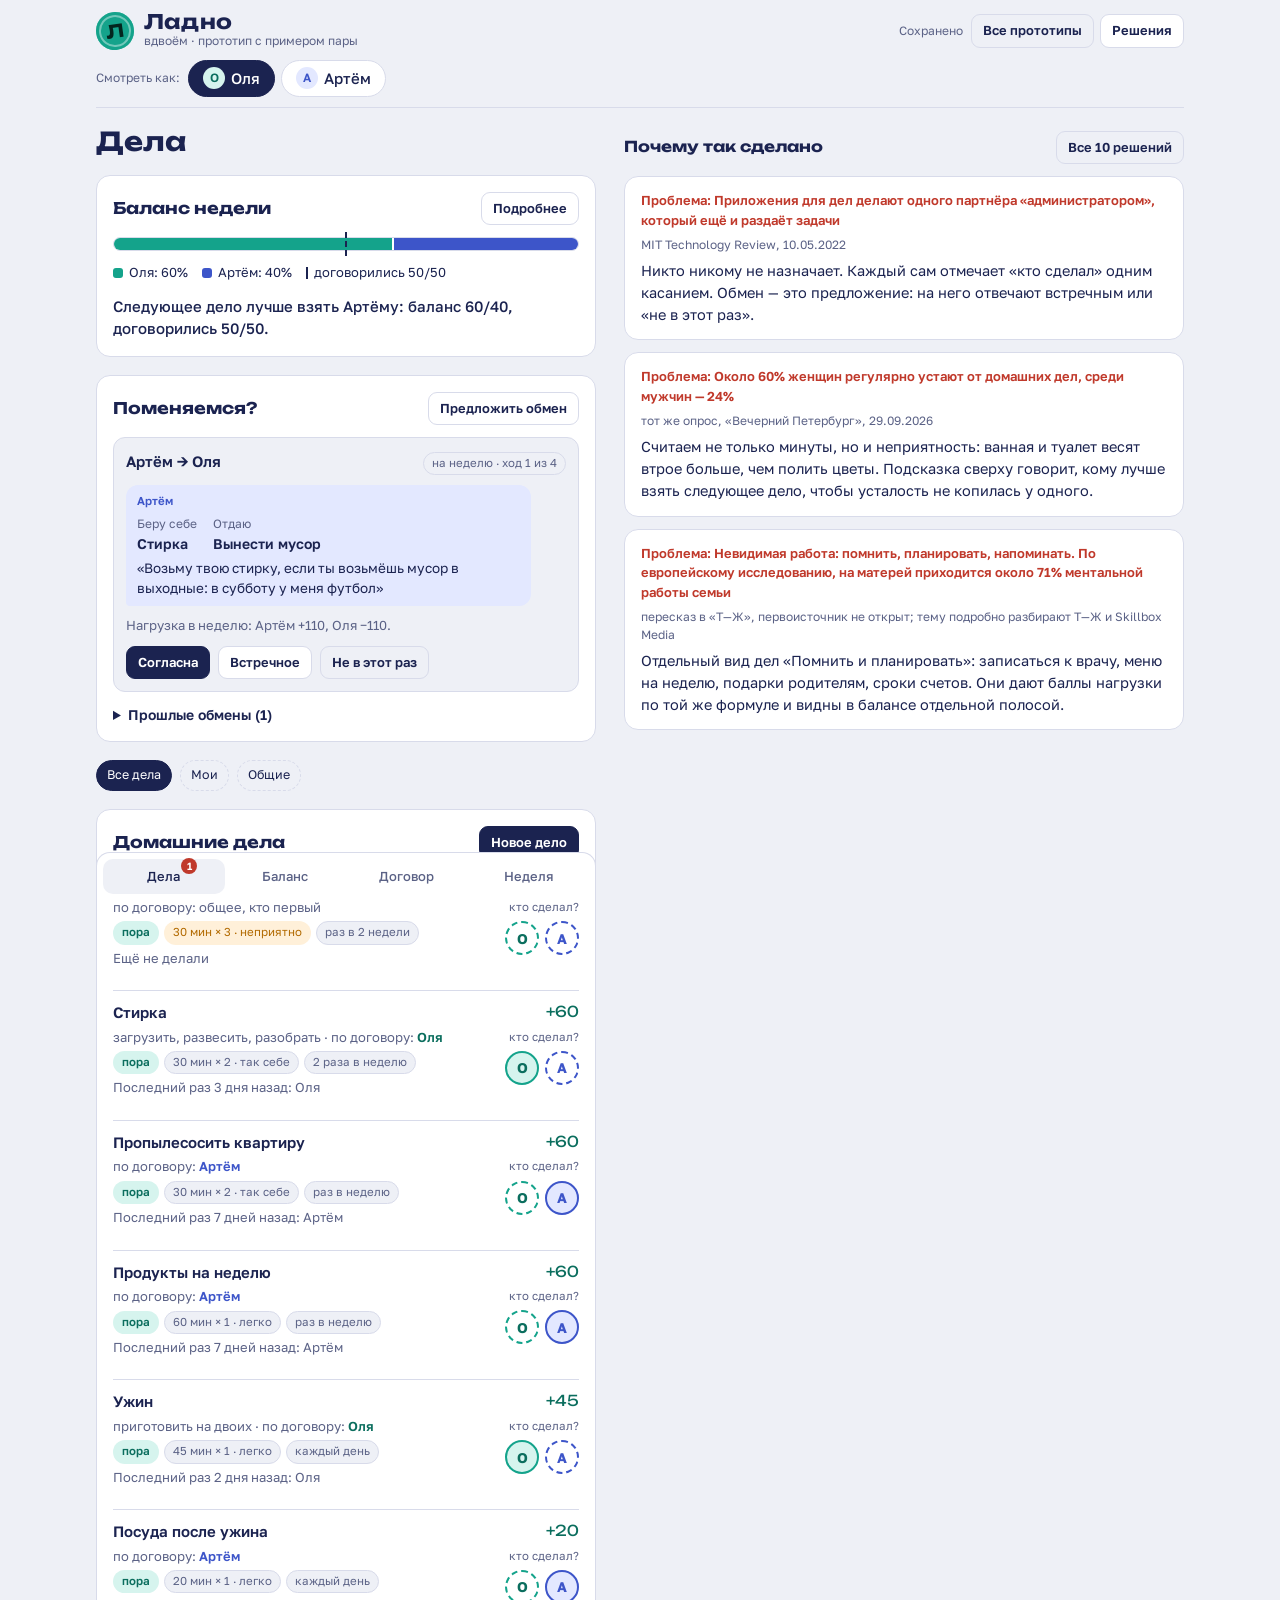
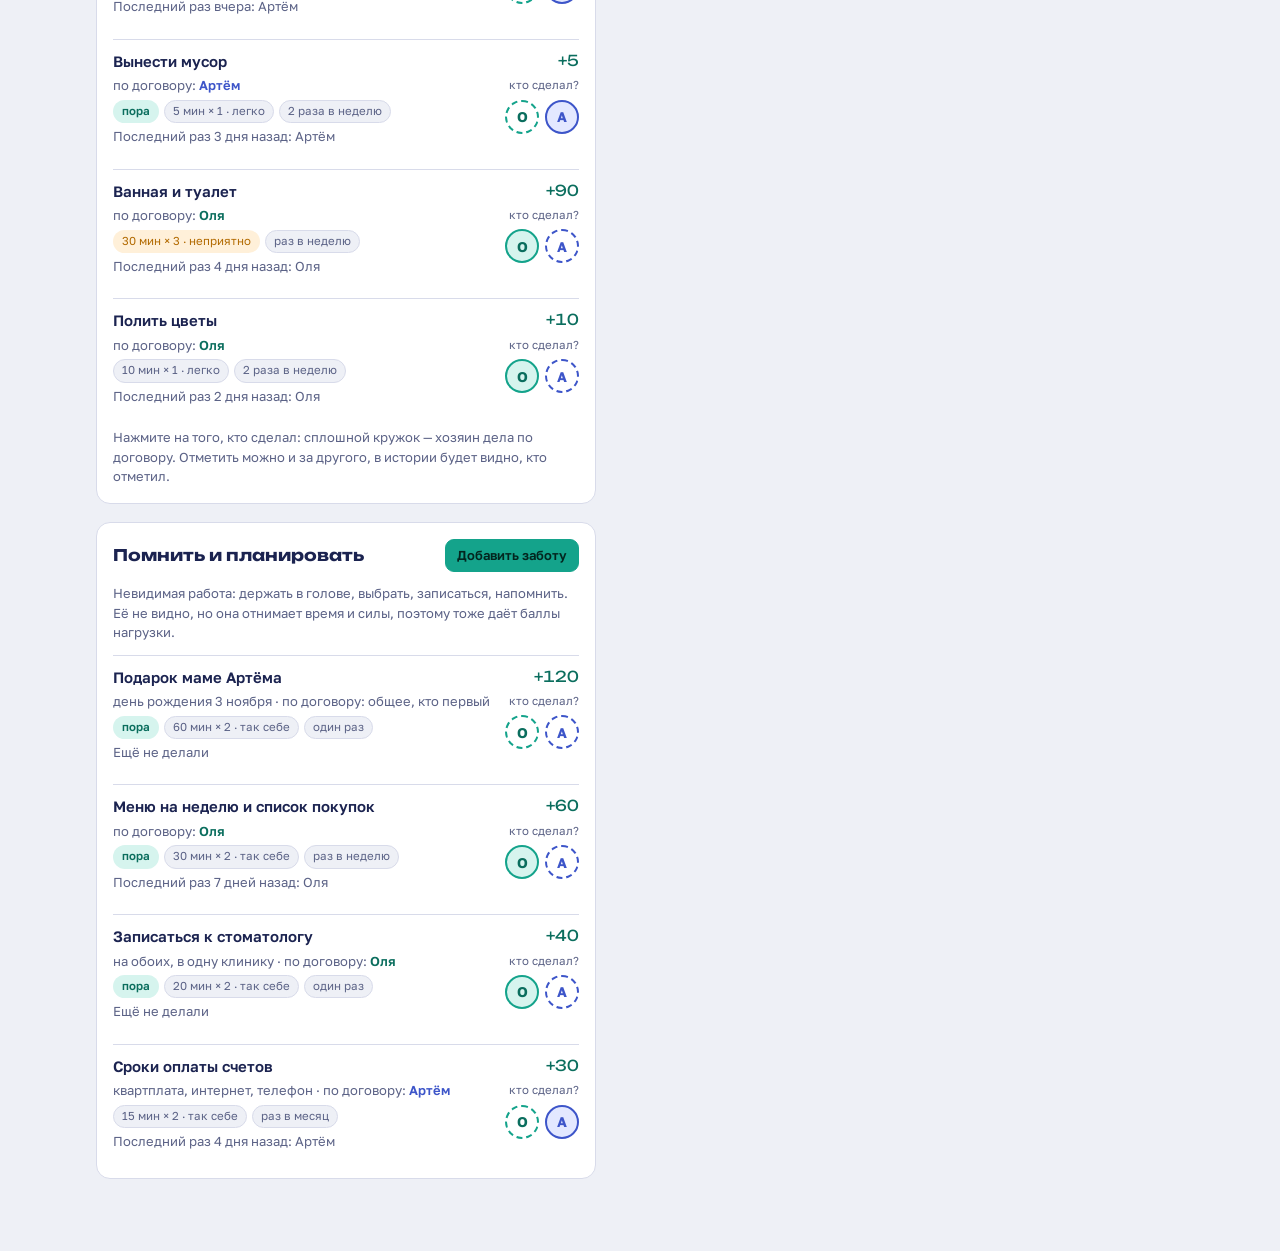
<file: ladno/pair.html>
<!doctype html><html lang="ru"><head><meta charset="utf-8"><meta name="viewport" content="width=device-width,initial-scale=1,viewport-fit=cover"><style>:root{color-scheme:light;padding-top:env(safe-area-inset-top,0px);padding-bottom:env(safe-area-inset-bottom,0px)}body{margin:0;font:14px system-ui,sans-serif}img{max-width:100%}[hidden]{display:none!important}</style></head><body>
<title>Ладно · Вдвоём</title>
<meta name="claude:viewport-fit-sides" content="cover">
<link rel="preconnect" href="https://fonts.googleapis.com">
<link rel="preconnect" href="https://fonts.gstatic.com" crossorigin>
<link rel="stylesheet" href="https://fonts.googleapis.com/css2?family=Unbounded:wght@500;700&family=Golos+Text:wght@400;500;600&family=Caveat:wght@600&display=swap">
<style>
/* Макет как у «Ладно · Семья»: колонка приложения слева, справа (на широком экране) — «почему так сделано». Цвет продукта — бирюзовый. У каждого человека свой цвет: Оля — бирюзовый, Артём — синий, Макс — фиолетовый. */
:root{
  --bg:#eef0f6; --surface:#ffffff; --ink:#1b2350; --muted:#5b6286; --line:#d8dbea;
  --on-ink:#ffffff;
  --accent:#14a38b; --accent-ink:#0b6e5e; --accent-soft:#d6f4ee; --on-accent:#03261f;
  --parent:#3d55c9; --parent-soft:#e3e8ff;
  --third:#8a4fc9; --third-ink:#6b35a8; --third-soft:#efe5fb;
  --rel:#1f8a6b; --rel-soft:#dcf3ea;
  --ok:#1f8a5b; --warn:#b26a00; --warn-soft:#fff0d9; --bad:#c0392b; --bad-soft:#fde6e3;
  --f-display:"Unbounded","Arial Rounded MT Bold","Trebuchet MS",sans-serif;
  --f-body:"Golos Text",system-ui,-apple-system,"Segoe UI",Roboto,sans-serif;
  --f-hand:"Caveat","Segoe Script","Comic Sans MS",cursive;
  --r:14px;
}
@media (prefers-color-scheme: dark){:root:not([data-theme="light"]){
  --bg:#10132a; --surface:#1a1e3c; --ink:#eceefb; --muted:#a3a9cc; --line:#2d335c; --on-ink:#10132a;
  --accent:#3fd1b5; --accent-ink:#6fe3cc; --accent-soft:#12362f; --on-accent:#03261f;
  --parent:#8fa2ff; --parent-soft:#262f63; --third:#c9a0ff; --third-ink:#d8b8ff; --third-soft:#2f2350;
  --rel:#4fd1a5; --rel-soft:#143a31;
  --ok:#4cc38a; --warn:#ffb54d; --warn-soft:#3b2a10; --bad:#ff7a6e; --bad-soft:#3d1c1a; color-scheme:dark}}
:root[data-theme="dark"]{
  --bg:#10132a; --surface:#1a1e3c; --ink:#eceefb; --muted:#a3a9cc; --line:#2d335c; --on-ink:#10132a;
  --accent:#3fd1b5; --accent-ink:#6fe3cc; --accent-soft:#12362f; --on-accent:#03261f;
  --parent:#8fa2ff; --parent-soft:#262f63; --third:#c9a0ff; --third-ink:#d8b8ff; --third-soft:#2f2350;
  --rel:#4fd1a5; --rel-soft:#143a31;
  --ok:#4cc38a; --warn:#ffb54d; --warn-soft:#3b2a10; --bad:#ff7a6e; --bad-soft:#3d1c1a; color-scheme:dark}

*{box-sizing:border-box}
[hidden]{display:none!important}
body{background:var(--bg);color:var(--ink);font:15px/1.5 var(--f-body)}
body::before{content:"";position:fixed;inset:0 0 auto;height:env(safe-area-inset-top,0px);z-index:10;background:var(--bg)}
button,input,select,textarea{font:inherit;color:inherit}
:focus-visible{outline:3px solid var(--parent);outline-offset:2px;border-radius:8px}
h1,h2,h3{font-family:var(--f-display);font-weight:700;line-height:1.2;text-wrap:balance;margin:0}
p{margin:0}
.shell{max-width:1120px;margin:0 auto;padding-left:max(16px,env(safe-area-inset-left,0px));padding-right:max(16px,env(safe-area-inset-right,0px));padding-block:0}

/* Люди: у каждого свой цвет */
.p-a{--p:var(--accent);--pi:var(--accent-ink);--ps:var(--accent-soft)}
.p-b{--p:var(--parent);--pi:var(--parent);--ps:var(--parent-soft)}
.p-c{--p:var(--third);--pi:var(--third-ink);--ps:var(--third-soft)}
.av{width:22px;height:22px;border-radius:50%;display:inline-grid;place-items:center;font-size:12px;font-weight:600;background:var(--ps);color:var(--pi);flex:none}
.pn{color:var(--pi);font-weight:600}

/* Шапка */
.top{position:sticky;top:env(safe-area-inset-top,0px);z-index:6;background:var(--bg);padding-block:12px 10px;display:grid;gap:10px;border-bottom:1px solid var(--line)}
.top-in{display:flex;align-items:center;justify-content:space-between;gap:12px}
.brand{display:flex;align-items:center;gap:10px;min-width:0}
.brand > div{min-width:0}
.brand b{font-family:var(--f-display);font-size:20px;letter-spacing:.01em;display:block;line-height:1}
.brand small{color:var(--muted);font-size:12px;display:block;white-space:nowrap;overflow:hidden;text-overflow:ellipsis}
@media (max-width:520px){.brand small .wide{display:none}.saved{display:none}}
.seal{width:38px;height:38px;flex:none;border-radius:50%;display:grid;place-items:center;background:var(--accent);color:var(--on-accent);font-family:var(--f-display);font-weight:700;font-size:18px;box-shadow:inset 0 0 0 3px var(--accent),inset 0 0 0 5px #fff6;transform:rotate(-8deg)}
.top-acts{display:flex;align-items:center;gap:6px;flex:none}
.saved{font-size:12px;color:var(--muted);transition:color .3s;margin-right:2px}
.saved.flash{color:var(--ok)}
.roles{display:flex;gap:6px;flex-wrap:wrap}
.role{border:1px solid var(--line);background:var(--surface);border-radius:999px;padding:6px 14px;cursor:pointer;font-weight:500;display:flex;align-items:center;gap:6px}
.role[aria-selected="true"]{background:var(--ink);color:var(--on-ink);border-color:var(--ink)}
.roles-label{font-size:12px;color:var(--muted);align-self:center;margin-right:2px}

/* Раскладка */
.layout{display:grid;grid-template-columns:minmax(0,1fr);gap:28px;padding-block:18px 0}
.col{min-width:0;display:flex;flex-direction:column;min-height:calc(100vh - 140px)}
#screen{display:flex;flex-direction:column;gap:18px;padding-bottom:24px;flex:1}
#screen > *{scroll-margin-top:150px}
aside#why{display:none}
@media (min-width:980px){
  .layout{grid-template-columns:minmax(0,500px) minmax(0,1fr)}
  aside#why{display:block;position:sticky;top:130px;align-self:start}
  .why-inline{display:none}
}

/* Нижние вкладки */
.tabs{position:sticky;bottom:0;z-index:5;background:var(--surface);border:1px solid var(--line);border-bottom:0;border-radius:var(--r) var(--r) 0 0;display:grid;grid-template-columns:repeat(4,1fr);padding:6px 6px calc(6px + env(safe-area-inset-bottom,0px))}
.tab{border:0;background:none;padding:8px 4px;border-radius:10px;cursor:pointer;font-size:13px;font-weight:500;color:var(--muted);position:relative}
.tab[aria-selected="true"]{color:var(--ink);background:var(--bg)}
.tab .tl{position:relative;display:inline-block}
.tab .badge{position:absolute;left:calc(100% + 1px);top:-9px;min-width:16px;height:16px;padding:0 4px;border-radius:8px;background:var(--bad);color:#fff;font-size:10.5px;line-height:16px;font-weight:600}

/* Блоки */
.screen-title{font-size:26px}
.eyebrow{font-size:11px;letter-spacing:.12em;text-transform:uppercase;color:var(--muted);font-weight:600}
.block{background:var(--surface);border:1px solid var(--line);border-radius:var(--r);padding:16px;display:flex;flex-direction:column;gap:12px;min-width:0}
.block h2{font-size:16px}
.block-head{display:flex;align-items:center;justify-content:space-between;gap:10px;flex-wrap:wrap}
.note,.muted{color:var(--muted)}
.small{font-size:13px}
.empty{color:var(--muted);font-size:14px;padding:6px 0}
.hint{font-size:13px;color:var(--muted)}
.num{font-variant-numeric:tabular-nums}
.hl{animation:hl 1.6s ease}
@keyframes hl{0%,40%{box-shadow:0 0 0 4px var(--accent)}100%{box-shadow:0 0 0 0 transparent}}

.btn{border:1px solid var(--line);background:var(--surface);border-radius:10px;padding:9px 14px;cursor:pointer;font-weight:600;white-space:nowrap}
.btn:hover{border-color:var(--muted)}
a.btn{text-decoration:none;color:inherit;display:inline-flex;align-items:center}
.btn.primary{background:var(--ink);color:var(--on-ink);border-color:var(--ink)}
.btn.acc{background:var(--accent);color:var(--on-accent);border-color:var(--accent)}
.btn.ghost{background:transparent}
.btn.sm{padding:6px 11px;font-size:13px;border-radius:9px}
@media (max-width:420px){.top-acts .btn.sm{padding:5px 9px;font-size:12.5px}}
.btn[disabled]{opacity:.45;cursor:not-allowed}
.chip{border:1px dashed var(--line);background:var(--bg);border-radius:999px;padding:5px 10px;font-size:12.5px;cursor:pointer}
.chip:hover{border-style:solid}
.chip[aria-pressed="true"]{background:var(--ink);color:var(--on-ink);border:1px solid var(--ink)}
.row{display:flex;gap:8px;flex-wrap:wrap;align-items:center}

.pill{display:inline-block;font-size:11.5px;padding:2px 8px;border-radius:999px;background:var(--bg);color:var(--muted);border:1px solid var(--line);white-space:nowrap}
.pill.hot{background:var(--accent-soft);color:var(--accent-ink);border-color:transparent;font-weight:600}
.pill.ok{background:var(--rel-soft);color:var(--rel);border-color:transparent}
.pill.warn{background:var(--warn-soft);color:var(--warn);border-color:transparent}
.pill.wait{background:var(--parent-soft);color:var(--parent);border-color:transparent}

/* Дела */
.task{display:flex;gap:12px;justify-content:space-between;align-items:flex-start;padding:10px 0;border-top:1px solid var(--line)}
.block h2 + .task,.block .block-head + .task{border-top:0;padding-top:0}
.task-main{min-width:0;display:flex;flex-direction:column;gap:4px}
.task-title{font-weight:600}
.task-meta{font-size:13px;color:var(--muted)}
.tags{display:flex;gap:5px;flex-wrap:wrap}
.task-side{display:flex;flex-direction:column;align-items:flex-end;gap:5px;flex:none}
.task-pts{font-family:var(--f-display);font-size:15px;color:var(--accent-ink)}
.who-lbl{font-size:11.5px;color:var(--muted)}
.who-btns{display:flex;gap:6px}
.pb{width:34px;height:34px;border-radius:50%;border:2px dashed var(--p);background:var(--surface);color:var(--pi);font-weight:700;font-size:14px;cursor:pointer;display:grid;place-items:center;padding:0;transition:transform .15s}
.pb.own{border-style:solid;background:var(--ps)}
.pb:hover{transform:scale(1.08);border-style:solid}

/* Обмены */
.deal{border:1px solid var(--line);border-radius:12px;padding:12px;display:flex;flex-direction:column;gap:10px;background:var(--bg)}
.deal-head{display:flex;justify-content:space-between;gap:8px;align-items:baseline;flex-wrap:wrap}
.deal-head b{font-weight:600}
.thread{list-style:none;margin:0;padding:0;display:flex;flex-direction:column;gap:6px}
.thread li{max-width:92%;padding:8px 11px;border-radius:12px;font-size:14px;background:var(--ps);display:flex;flex-direction:column;gap:4px}
.thread li.l{align-self:flex-start;border-bottom-left-radius:4px}
.thread li.r{align-self:flex-end;border-bottom-right-radius:4px}
.thread .who{font-size:11.5px;color:var(--pi);font-weight:600}
.swl{display:flex;flex-wrap:wrap;gap:4px 16px}
.swl span{font-weight:600}
.swl em{font-style:normal;font-weight:400;color:var(--muted);font-size:12px;display:block}
.thread .nt{font-size:13.5px}
.deal-status{font-size:13px;font-weight:600}
.deal-status.ok{color:var(--ok)} .deal-status.no{color:var(--muted)}
details.more summary{cursor:pointer;font-weight:600;font-size:14px}
details.more[open] summary{margin-bottom:10px}
details.more .deal + .deal{margin-top:8px}

/* Баланс */
.hero{background:var(--accent-soft);border-radius:20px;padding:18px;display:flex;flex-direction:column;gap:12px;min-width:0}
.hero h2{font-size:20px}
.gnums{display:grid;grid-template-columns:repeat(auto-fit,minmax(92px,1fr));gap:10px}
.gnum{display:flex;flex-direction:column;min-width:0}
.gnum b{font-family:var(--f-display);font-size:30px;line-height:1.1;color:var(--pi)}
.gnum span{font-size:13px;color:var(--muted)}
.gnum span:first-of-type{color:var(--ink);font-weight:600}
.gauge{position:relative}
.gbar{display:flex;height:26px;border-radius:10px;overflow:hidden;background:var(--surface);border:1px solid var(--line)}
.gbar i{display:block;height:100%;background:var(--p);transition:width .6s ease}
.gbar i + i{box-shadow:inset 2px 0 0 var(--surface)}
.gauge.sm .gbar{height:14px;border-radius:7px}
.gbar.xs{height:10px;border-radius:5px}
.gmark{position:absolute;top:-5px;bottom:-5px;width:0;border-left:2px dashed var(--ink);transform:translateX(-1px)}
.tip{font-weight:500}
.legend{display:flex;gap:6px 14px;flex-wrap:wrap;font-size:13px}
.legend span{display:inline-flex;align-items:center;gap:6px}
.legend i{width:10px;height:10px;border-radius:3px;display:inline-block;background:var(--p)}
.legend i.mk{width:0;height:12px;border-radius:0;background:none;border-left:2px dashed var(--ink)}
.bars{display:grid;gap:12px}
.bar-row{display:grid;gap:5px}
.bar-top{display:flex;justify-content:space-between;font-size:14px;gap:8px}
.formula{display:flex;flex-wrap:wrap;gap:6px;align-items:center;font-family:var(--f-display);font-size:14px}
.formula span{background:var(--bg);border:1px solid var(--line);border-radius:8px;padding:5px 9px}
.formula span.acc{background:var(--accent-soft);color:var(--accent-ink);border-color:transparent}
.formula i{font-style:normal;color:var(--muted)}
.list{list-style:none;margin:0;padding:0;display:flex;flex-direction:column}
.list li{display:flex;justify-content:space-between;align-items:center;gap:10px;padding:8px 0;border-top:1px solid var(--line);font-size:14px}
.list li:first-child{border-top:0}
.list li > span:first-child{min-width:0}
.list .d{color:var(--muted);font-size:12.5px}
.list .end{display:flex;gap:8px;align-items:center;flex:none}
.plus{color:var(--ok);font-weight:600;font-variant-numeric:tabular-nums;white-space:nowrap}

.banner{border-radius:12px;padding:12px 14px;display:flex;gap:10px;justify-content:space-between;align-items:center;flex-wrap:wrap;font-size:14px}
.banner.pause{background:var(--parent-soft);color:var(--ink)}
.banner.warn{background:var(--warn-soft)}
.banner.gold{background:var(--accent-soft)}

/* Неделя */
.talk{background:var(--accent-soft);border-radius:20px;padding:18px;display:flex;flex-direction:column;gap:18px;min-width:0}
.talk > div:first-child{display:flex;flex-direction:column;gap:4px}
.talk h2{font-size:22px}
.step{display:grid;grid-template-columns:30px minmax(0,1fr);gap:12px;align-items:start}
.step .n{width:30px;height:30px;border-radius:50%;background:var(--surface);color:var(--accent-ink);display:grid;place-items:center;font-family:var(--f-display);font-size:14px}
.step-body{display:flex;flex-direction:column;gap:8px;min-width:0}
.step h3{font-size:14px;padding-top:6px}
.good{list-style:none;margin:0;padding:0;display:grid;gap:5px}
.good li{padding-left:18px;position:relative}
.good li::before{content:"";position:absolute;left:2px;top:8px;width:8px;height:8px;border-radius:50%;background:var(--accent)}
.good .d{color:var(--muted);font-size:12.5px}
.change{font-family:var(--f-hand);font-size:25px;line-height:1.15}
.thx{background:var(--surface);border-radius:12px;padding:10px 13px;display:flex;flex-direction:column;gap:2px}
.thx .who{font-size:12px;color:var(--pi);font-weight:600}
.thx q{font-family:var(--f-hand);font-size:22px;line-height:1.2;quotes:"«" "»"}
.thx.to-me{box-shadow:inset 3px 0 0 var(--p)}

/* Договор */
.paper{background:var(--surface);border:1px solid var(--line);border-radius:6px;padding:20px 18px;display:flex;flex-direction:column;gap:14px;position:relative}
.paper h2{font-size:18px;padding-right:128px}
.paper .ver{font-size:12px;color:var(--muted)}
.clauses{margin:0;padding-left:22px;display:flex;flex-direction:column;gap:10px}
.clauses li{padding-left:4px}
.clauses li::marker{font-family:var(--f-display);font-size:13px;color:var(--accent-ink)}
.signs{display:grid;grid-template-columns:repeat(auto-fit,minmax(130px,1fr));gap:12px;border-top:1px dashed var(--line);padding-top:14px}
.sign{display:flex;flex-direction:column;gap:2px;min-width:0}
.sign .hand{font-family:var(--f-hand);font-size:26px;line-height:1;color:var(--pi);min-height:28px}
.sign .who{font-size:12px;color:var(--muted);border-top:1px solid var(--muted);padding-top:3px}
.stamp{position:absolute;right:14px;top:14px;transform:rotate(9deg);border:2px solid var(--ok);color:var(--ok);border-radius:8px;padding:2px 8px;font-family:var(--f-display);font-size:11px;letter-spacing:.06em}
.stamp.no{border-color:var(--warn);color:var(--warn)}
.bigsplit{font-family:var(--f-display);font-size:24px;font-variant-numeric:tabular-nums}
.setting{display:grid;grid-template-columns:1fr auto;gap:4px 12px;align-items:center;padding:10px 0;border-top:1px solid var(--line)}
.setting:first-of-type{border-top:0}
.setting label{font-weight:500}
.setting .hint{grid-column:1/-1}
.setting input[type="number"]{width:84px;padding:6px 8px;border:1px solid var(--line);border-radius:8px;background:var(--bg);text-align:right}
.setting select{padding:6px 8px;border:1px solid var(--line);border-radius:8px;background:var(--bg);max-width:160px}
.switch{appearance:none;width:44px;height:26px;border-radius:13px;background:var(--line);position:relative;cursor:pointer;transition:background .2s;margin:0}
.switch::after{content:"";position:absolute;top:3px;left:3px;width:20px;height:20px;border-radius:50%;background:#fff;transition:left .2s}
.switch:checked{background:var(--ok)}
.switch:checked::after{left:21px}
.segb{display:grid;grid-template-columns:repeat(2,minmax(0,1fr));gap:8px}
.segb button{border:1px solid var(--line);background:var(--bg);border-radius:12px;padding:10px 12px;font-weight:600;cursor:pointer;text-align:left}
.segb button small{display:block;font-weight:400;color:var(--muted);font-size:12.5px}
.segb button[aria-pressed="true"]{background:var(--ink);color:var(--on-ink);border-color:var(--ink)}
.segb button[aria-pressed="true"] small{color:inherit;opacity:.8}
.members{display:flex;gap:8px;flex-wrap:wrap}
.members span{display:inline-flex;align-items:center;gap:6px;border:1px solid var(--line);border-radius:999px;padding:4px 12px 4px 5px;font-weight:500;background:var(--bg)}

/* Почему так */
.why{display:flex;flex-direction:column;gap:12px}
.why-card{background:var(--surface);border:1px solid var(--line);border-radius:var(--r);padding:14px 16px;display:flex;flex-direction:column;gap:6px}
.why-card .p{font-size:13px;color:var(--bad);font-weight:600}
.why-card .src{font-size:12px;color:var(--muted)}
.why-card .s{font-size:14.5px}
.why-head{display:flex;justify-content:space-between;align-items:center;gap:10px}
.why-head h2{font-size:15px}
details.why-inline{background:var(--surface);border:1px solid var(--line);border-radius:var(--r);padding:12px 16px}
details.why-inline summary{cursor:pointer;font-weight:600}
details.why-inline[open] summary{margin-bottom:10px}
details.why-inline .why-card{border:0;padding:10px 0;border-top:1px solid var(--line);border-radius:0}
.sol{display:grid;gap:10px}
.future{list-style:none;margin:0;padding:0;display:grid;gap:10px}
.future li{display:grid;grid-template-columns:auto 1fr;gap:10px;align-items:start}
.future li::before{content:"";width:10px;height:10px;margin-top:7px;border-radius:3px;background:var(--accent)}
.future.no li::before{background:var(--line)}

/* Окно формы */
.sheet{position:fixed;inset:0;z-index:20;display:grid;align-items:end;justify-items:center}
.sheet-back{position:absolute;inset:0;background:#0b0e2299}
.sheet-card{position:relative;width:min(520px,100%);max-height:88vh;overflow:auto;background:var(--surface);border-radius:20px 20px 0 0;padding:20px max(18px,env(safe-area-inset-left,0px)) calc(18px + env(safe-area-inset-bottom,0px));display:flex;flex-direction:column;gap:12px;animation:up .22s ease}
@media (min-width:640px){.sheet{align-items:center}.sheet-card{border-radius:20px}}
@keyframes up{from{transform:translateY(24px);opacity:.6}}
.sheet-card h2{font-size:18px}
.fld{display:flex;flex-direction:column;gap:5px;min-width:0}
.fld label,.fld .lbl{font-size:13px;font-weight:600}
.fld input,.fld select,.fld textarea{border:1px solid var(--line);background:var(--bg);border-radius:10px;padding:10px 12px;width:100%}
.fld input[type="range"]{padding:0;border:0;background:none;accent-color:var(--accent-ink);height:28px}
.seg{display:grid;grid-template-columns:repeat(3,minmax(0,1fr));gap:6px}
.seg.two{grid-template-columns:repeat(2,minmax(0,1fr))}
.seg label{position:relative;cursor:pointer;font-weight:600}
.seg input{position:absolute;inset:0;opacity:0;margin:0;cursor:pointer;width:100%;height:100%;padding:0}
.seg span{display:flex;flex-direction:column;align-items:center;gap:1px;border:1px solid var(--line);background:var(--bg);border-radius:10px;padding:8px 6px;text-align:center;font-size:14px}
.seg span small{font-weight:400;font-size:12px;color:var(--muted)}
.seg input:checked + span{background:var(--ink);color:var(--on-ink);border-color:var(--ink)}
.seg input:checked + span small{color:inherit;opacity:.8}
.seg input:focus-visible + span{outline:3px solid var(--parent);outline-offset:2px}
.prev{font-size:14px;background:var(--bg);border-radius:10px;padding:9px 12px}
.sheet-actions{display:flex;gap:8px;justify-content:flex-end}
.err{color:var(--bad);font-size:13px;min-height:1px}
.err:empty{display:none}
.toast{position:fixed;left:50%;bottom:calc(84px + env(safe-area-inset-bottom,0px));transform:translateX(-50%);background:var(--ink);color:var(--on-ink);padding:10px 16px;border-radius:12px;font-size:14px;z-index:30;max-width:calc(100% - 32px);box-shadow:0 8px 24px #0004;transition:opacity .25s}
.toast[hidden]{display:none!important}
@media (prefers-reduced-motion: reduce){*{transition:none!important;animation:none!important}}
</style>

<div class="shell">
  <header class="top">
    <div class="top-in">
      <div class="brand"><span class="seal" aria-hidden="true">Л</span><div><b>Ладно</b><small>вдвоём · прототип<span class="wide"> с примером пары</span></small></div></div>
      <div class="top-acts"><span id="saved" class="saved">Сохранено</span><a class="btn sm ghost" href="index.html">Все прототипы</a><button class="btn sm" data-act="solutions">Решения</button></div>
    </div>
    <div id="roles" class="roles" role="tablist" aria-label="Чьими глазами смотреть"></div>
  </header>
  <div class="layout">
    <div class="col">
      <main id="screen" aria-live="polite"></main>
      <nav id="tabs" class="tabs" role="tablist" aria-label="Разделы"></nav>
    </div>
    <aside id="why" aria-label="Почему так сделано"></aside>
  </div>
</div>

<div id="sheet" class="sheet" hidden>
  <div class="sheet-back" data-act="closeSheet"></div>
  <form id="sheet-form" class="sheet-card" novalidate>
    <h2 id="sheet-title"></h2>
    <div id="sheet-body" style="display:flex;flex-direction:column;gap:12px"></div>
    <p id="sheet-err" class="err" role="alert"></p>
    <div class="sheet-actions"><button type="button" class="btn ghost" data-act="closeSheet">Отмена</button><button id="sheet-ok" class="btn primary" type="submit">Готово</button></div>
  </form>
</div>
<div id="toast" class="toast" role="status" hidden></div>

<script>
(function(){
'use strict';
const KEY='ladno-pair-v1', UIKEY='ladno-pair-ui-v1', DAY=864e5, H=36e5, MAXR=4;
const $=s=>document.querySelector(s);
const esc=s=>String(s??'').replace(/[&<>"']/g,c=>({'&':'&amp;','<':'&lt;','>':'&gt;','"':'&quot;',"'":'&#39;'}[c]));
const fmt=n=>Math.round(n).toLocaleString('ru-RU');
function pl(n,a,b,c){n=Math.abs(Math.round(n));const m=n%100,k=n%10;if(m>10&&m<20)return c;if(k===1)return a;if(k>=2&&k<=4)return b;return c}
const pts=n=>fmt(n)+' '+pl(n,'балл','балла','баллов');
const sod=t=>{const d=new Date(t);d.setHours(0,0,0,0);return d.getTime()};
function ago(t){const d=Math.round((sod(Date.now())-sod(t))/DAY);return d<=0?'сегодня':d===1?'вчера':d+' '+pl(d,'день','дня','дней')+' назад'}
const dstr=t=>new Date(t).toLocaleDateString('ru-RU',{day:'numeric',month:'long'});
const uid=()=>Math.random().toString(36).slice(2,9);
const int=v=>{const n=Math.round(Number(v));return Number.isFinite(n)?n:NaN};
const sgn=n=>(n>0?'+':n<0?'−':'±')+fmt(Math.abs(n));
/* Повтор: [название, раз в неделю, через сколько дней снова пора] */
const FREQ=[['каждый день',7,1],['через день',3.5,2],['2 раза в неделю',2,3],['раз в неделю',1,7],['раз в 2 недели',.5,14],['раз в месяц',.25,30],['один раз',0,0]];
const fr=r=>FREQ.find(x=>x[0]===r)||FREQ[FREQ.length-1];
const FACT={1:'легко',2:'так себе',3:'неприятно'};
const WD=['воскресенье','понедельник','вторник','среда','четверг','пятница','суббота'];
const WDV=['в воскресенье','в понедельник','во вторник','в среду','в четверг','в пятницу','в субботу'];

/* ---------- Пример пары ---------- */
function seed(){
  const n=Date.now(),at=(d,h)=>n-d*DAY-h*H;
  const chores=[
    {id:'c1',kind:'home',title:'Ужин',note:'приготовить на двоих',min:45,f:1,repeat:'каждый день',owner:'olya'},
    {id:'c2',kind:'home',title:'Посуда после ужина',min:20,f:1,repeat:'каждый день',owner:'artem'},
    {id:'c3',kind:'home',title:'Вынести мусор',min:5,f:1,repeat:'2 раза в неделю',owner:'artem'},
    {id:'c4',kind:'home',title:'Стирка',note:'загрузить, развесить, разобрать',min:30,f:2,repeat:'2 раза в неделю',owner:'olya'},
    {id:'c5',kind:'home',title:'Ванная и туалет',min:30,f:3,repeat:'раз в неделю',owner:'olya'},
    {id:'c6',kind:'home',title:'Пропылесосить квартиру',min:30,f:2,repeat:'раз в неделю',owner:'artem'},
    {id:'c7',kind:'home',title:'Продукты на неделю',min:60,f:1,repeat:'раз в неделю',owner:'artem'},
    {id:'c8',kind:'home',title:'Полить цветы',min:10,f:1,repeat:'2 раза в неделю',owner:'olya'},
    {id:'c9',kind:'home',title:'Разобрать холодильник',min:30,f:3,repeat:'раз в 2 недели',owner:null},
    {id:'m1',kind:'mind',title:'Меню на неделю и список покупок',min:30,f:2,repeat:'раз в неделю',owner:'olya'},
    {id:'m2',kind:'mind',title:'Сроки оплаты счетов',note:'квартплата, интернет, телефон',min:15,f:2,repeat:'раз в месяц',owner:'artem'},
    {id:'m3',kind:'mind',title:'Записаться к стоматологу',note:'на обоих, в одну клинику',min:20,f:2,repeat:'один раз',owner:'olya'},
    {id:'m4',kind:'mind',title:'Подарок маме Артёма',note:'день рождения 3 ноября',min:60,f:2,repeat:'один раз',owner:null}];
  const done=[['olya','c1',1,3],['olya','c1',3,2],['olya','c1',5,3],['artem','c1',2,2],['artem','c1',4,3],
    ['artem','c2',1,2],['artem','c2',2,1],['artem','c2',4,2],['olya','c2',3,1],['olya','c2',5,2],
    ['olya','c4',2,5],['olya','c4',5,6],['olya','c5',3,6],['olya','c8',1,8],['olya','c8',4,8],
    ['artem','c3',2,9,'olya'],['artem','c3',5,9],['artem','c6',6,5],['artem','c7',6,7],['olya','m1',6,4],['artem','m2',4,1]];
  const log=done.map(([who,cid,d,h,by])=>{const c=chores.find(x=>x.id===cid);return {id:uid(),t:at(d,h),kind:c.kind==='mind'?'mind':'chore',who,by:by||who,cid,text:c.title,min:c.min,f:c.f,pts:c.min*c.f}});
  log.push({id:uid(),t:at(7,1),kind:'contract',who:'artem',text:'Оля и Артём подписали договор, версия 2'},
    {id:uid(),t:at(7,2),kind:'swap',who:'artem',text:'Обмен насовсем: «Продукты на неделю» теперь у Артёма'},
    {id:uid(),t:at(7,3),kind:'review',who:'olya',text:'Разговор по-честному: неделя 57/43, решили: продукты покупает Артём'});
  log.sort((a,b)=>b.t-a.t);
  chores.forEach(c=>{const l=log.find(x=>x.cid===c.id);if(l){c.lastT=l.t;c.lastBy=l.who}});
  return {
    v:1, mode:'couple',
    people:[{id:'olya',name:'Оля',g:'f',c:'a',dat:'Оле',gen:'Оли'},{id:'artem',name:'Артём',g:'m',c:'b',dat:'Артёму',gen:'Артёма'},{id:'max',name:'Макс',g:'m',c:'c',dat:'Максу',gen:'Макса'}],
    chores, log,
    swaps:[
      {id:'s1',from:'artem',to:'olya',term:'week',status:'open',t:at(0,3),rounds:[{by:'artem',a:'c3',b:'c4',note:'Возьму твою стирку, если ты возьмёшь мусор в выходные: в субботу у меня футбол'}]},
      {id:'s2',from:'olya',to:'artem',term:'forever',status:'agreed',t:at(7,2),rounds:[{by:'olya',a:'c7',b:'',note:'Сумки тяжёлые, а у тебя машина'}]}],
    contract:{ver:2,activeVer:2,targets:{couple:{olya:50,artem:50},flat:{olya:34,artem:33,max:33}},reason:{couple:'',flat:''},tol:5,day:0,mindCounts:true,quiet:false,signed:{olya:true,artem:true,max:false}},
    week:{good:[{by:'olya',text:'Ни разу не спорили из-за посуды'}],change:null,thanks:[
      {id:uid(),from:'artem',to:'olya',text:'Спасибо, что помнишь про меню и стоматолога. Я бы точно забыл',t:at(1,2)},
      {id:uid(),from:'olya',to:'artem',text:'Спасибо за ужин, когда я задержалась на работе',t:at(2,1)}]},
    reviews:[{t:at(7,3),ratio:'57/43',target:'50/50',change:'Продукты на неделю покупает Артём',thanks:3}]
  };
}
function load(){try{const s=JSON.parse(localStorage.getItem(KEY));if(s&&s.v===1&&Array.isArray(s.people)&&s.contract&&s.contract.targets)return s}catch(e){}return null}
let S=load()||seed();
const UI0={role:'olya',tab:'chores',filter:'all',hist:'all',peek:false};
let UI=Object.assign({},UI0);
try{Object.assign(UI,JSON.parse(localStorage.getItem(UIKEY))||{})}catch(e){}
function persist(){
  try{localStorage.setItem(KEY,JSON.stringify(S));localStorage.setItem(UIKEY,JSON.stringify(UI))}catch(e){}
  const el=$('#saved');el.classList.add('flash');clearTimeout(persist.t);persist.t=setTimeout(()=>el.classList.remove('flash'),900);
}
let toastT;
function toast(m){const t=$('#toast');t.textContent=m;t.hidden=false;clearTimeout(toastT);toastT=setTimeout(()=>t.hidden=true,2800)}
function commit(msg){persist();render();if(msg)toast(msg)}

/* ---------- Помощники ---------- */
const act=()=>S.mode==='flat'?S.people:S.people.slice(0,2);
const P=id=>S.people.find(p=>p.id===id);
const nm=id=>P(id)?P(id).name:'';
const isAct=id=>act().some(p=>p.id===id);
const V=(id,f,m)=>P(id)&&P(id).g==='f'?f:m;
const pcls=id=>'p-'+(P(id)?P(id).c:'a');
const me=()=>UI.role;
const allW=()=>S.mode==='flat'?'все трое':'оба';
const target=()=>S.contract.targets[S.mode];
const chore=id=>S.chores.find(c=>c.id===id);
const swap=id=>S.swaps.find(s=>s.id===id);
const ptsOf=c=>c.min*c.f;
const wl=c=>ptsOf(c)*(fr(c.repeat)[1]||1);
const wlTxt=c=>c.repeat==='один раз'?`разово ${ptsOf(c)}`:`${fmt(wl(c))} в неделю`;
function who(c){if(c.cover&&c.cover.until>Date.now()&&isAct(c.cover.who))return c.cover.who;return isAct(c.owner)?c.owner:null}
function isDue(c){if(c.done)return false;const p=fr(c.repeat)[2];if(!c.lastT)return true;if(!p)return false;return (sod(Date.now())-sod(c.lastT))/DAY>=p}
function addLog(o){const e=Object.assign({id:uid(),t:Date.now(),pts:0},o);S.log.unshift(e);return e}
function empty(m){return `<p class="empty">${m}</p>`}
function sharePct(vals){
  const ids=act().map(p=>p.id),tot=ids.reduce((s,i)=>s+(vals[i]||0),0);if(!tot)return null;
  const raw=ids.map(i=>{const v=(vals[i]||0)/tot*100;return {i,v,f:Math.floor(v)}});
  let left=100-raw.reduce((s,r)=>s+r.f,0);
  raw.slice().sort((a,b)=>(b.v-b.f)-(a.v-a.f)).forEach(r=>{if(left>0){r.f++;left--}});
  const o={};raw.forEach(r=>o[r.i]=r.f);return o;
}
const ratio=o=>o?act().map(p=>o[p.id]).join('/'):'—';
const pick=(o,k)=>{const r={};Object.keys(o).forEach(i=>r[i]=o[i][k]);return r};
function weekSums(){
  const from=Date.now()-7*DAY,o={};act().forEach(p=>o[p.id]={all:0,mind:0,hard:0,n:0});
  S.log.forEach(l=>{if(!l.pts||l.t<=from||!o[l.who])return;if(l.kind==='mind'&&!S.contract.mindCounts)return;const x=o[l.who];x.all+=l.pts;x.n++;if(l.kind==='mind')x.mind+=l.pts;if(l.f===3)x.hard+=l.pts});
  return o;
}
function planSums(alter){
  const o={};act().forEach(p=>o[p.id]=0);
  S.chores.forEach(c=>{if(c.done||c.repeat==='один раз')return;if(c.kind==='mind'&&!S.contract.mindCounts)return;const w=alter?alter(c):c.owner;if(w in o)o[w]+=wl(c)});
  return o;
}
function status(){
  const sums=weekSums(),sh=sharePct(pick(sums,'all')),tg=target(),st={sums,sh,tg,dev:0,low:null,high:null,ok:true};
  if(!sh)return st;
  act().forEach(p=>{const d=sh[p.id]-tg[p.id];st.dev=Math.max(st.dev,Math.abs(d));
    if(!st.low||d<sh[st.low]-tg[st.low])st.low=p.id;if(!st.high||d>sh[st.high]-tg[st.high])st.high=p.id});
  st.ok=st.dev<=S.contract.tol;return st;
}
function tipText(st){
  if(!st.sh)return 'На этой неделе ещё ничего не отмечено. Начните с любого дела.';
  if(st.ok)return `Баланс в норме: ${ratio(st.sh)} при договорённости ${ratio(st.tg)}. Берите дела, как удобно.`;
  return `Следующее дело лучше взять ${esc(P(st.low).dat)}: баланс ${ratio(st.sh)}, договорились ${ratio(st.tg)}.`;
}
const quietHidden=()=>S.contract.quiet&&new Date().getDay()!==S.contract.day&&!UI.peek;
const reviewedToday=()=>S.reviews.some(r=>r.t>=sod(Date.now()));
const swapTurn=s=>{const l=s.rounds[s.rounds.length-1];return l.by===s.from?s.to:s.from};
function bump(text){const c=S.contract;c.ver++;S.people.forEach(p=>c.signed[p.id]=false);addLog({kind:'contract',who:me(),text:`${text} (версия ${c.ver})`})}

/* ---------- Куски экрана ---------- */
function gauge(sh,tg,cls){
  const ids=act().map(p=>p.id);let cum=0;
  const marks=ids.slice(0,-1).map(i=>{cum+=tg[i];return `<span class="gmark" style="left:${cum}%"></span>`}).join('');
  const lbl=sh?act().map(p=>`${p.name} ${sh[p.id]}%`).join(', ')+`. Договорились ${ratio(tg)}`:'Отметок пока нет';
  return `<div class="gauge ${cls||''}" role="img" aria-label="${esc(lbl)}"><div class="gbar">${sh?ids.map(i=>`<i class="${pcls(i)}" style="width:${sh[i]}%"></i>`).join(''):''}</div>${marks}</div>`;
}
function legend(st){return `<div class="legend">${act().map(p=>`<span class="${pcls(p.id)}"><i></i>${esc(p.name)}: ${st.sh?st.sh[p.id]+'%':'—'}</span>`).join('')}<span><i class="mk"></i>договорились ${ratio(st.tg)}</span></div>`}
function splitRow(label,vals){
  const sh=sharePct(vals);
  return `<div class="bar-row"><div class="bar-top"><span>${label}</span><span class="num muted">${sh?act().map(p=>`<span class="pn ${pcls(p.id)}">${sh[p.id]}</span>`).join('/'):'пока пусто'}</span></div><div class="gbar xs">${sh?act().map(p=>`<i class="${pcls(p.id)}" style="width:${sh[p.id]}%"></i>`).join(''):''}</div></div>`;
}
function signBanner(){
  if(S.contract.signed[me()])return '';
  return `<div class="banner gold"><span>Договор изменился (версия ${S.contract.ver}). Прочитайте и подпишите.</span>${UI.tab==='contract'?'':'<button class="btn sm" data-act="tab" data-tab="contract">Открыть</button>'}</div>`;
}
function choreRow(c){
  const w=who(c),due=isDue(c),covered=c.cover&&c.cover.until>Date.now()&&isAct(c.cover.who);
  const owner=w?`<span class="pn ${pcls(w)}">${esc(nm(w))}</span>`:'общее, кто первый';
  const tags=[due?'<span class="pill hot">пора</span>':'',
    `<span class="pill ${c.f===3?'warn':''}">${c.min} мин × ${c.f} · ${FACT[c.f]}</span>`,
    `<span class="pill">${esc(c.repeat)}</span>`,
    covered?`<span class="pill wait">обмен до ${dstr(c.cover.until)}</span>`:''].join('');
  const last=c.lastT?`Последний раз ${ago(c.lastT)}: ${esc(nm(c.lastBy))}`:'Ещё не делали';
  const btns=act().map(p=>`<button class="pb ${pcls(p.id)} ${p.id===w?'own':''}" data-act="did" data-id="${c.id}" data-who="${p.id}" aria-label="${esc(p.name)} ${V(p.id,'сделала','сделал')}: ${esc(c.title)}" title="${esc(p.name)} ${V(p.id,'сделала','сделал')}">${esc(p.name[0])}</button>`).join('');
  return `<div class="task"><div class="task-main"><div class="task-title">${esc(c.title)}</div><div class="task-meta">${c.note?esc(c.note)+' · ':''}по договору: ${owner}</div><div class="tags">${tags}</div><div class="task-meta">${last}</div></div>
  <div class="task-side"><div class="task-pts num">+${fmt(ptsOf(c))}</div><span class="who-lbl">кто сделал?</span><div class="who-btns">${btns}</div></div></div>`;
}
function roundBody(s,r){
  const fromSide=r.by===s.from,give=chore(fromSide?r.a:r.b),take=chore(fromSide?r.b:r.a);
  return `<span class="swl"><span><em>Беру себе</em>${take?esc(take.title):'ничего, прошу помочь'}</span><span><em>Отдаю</em>${give?esc(give.title):'ничего, просто помогаю'}</span></span>${r.note?`<span class="nt">«${esc(r.note)}»</span>`:''}`;
}
function effect(s,r){
  const toTo=chore(r.a),toFrom=chore(r.b),dF=(toFrom?wl(toFrom):0)-(toTo?wl(toTo):0);
  let t=`Нагрузка в неделю: ${esc(nm(s.from))} ${sgn(dF)}, ${esc(nm(s.to))} ${sgn(-dF)}.`;
  if(s.term==='forever')t+=` План по договору: ${ratio(sharePct(planSums()))} → ${ratio(sharePct(planSums(c=>c===toTo?s.to:c===toFrom?s.from:c.owner)))}.`;
  return t;
}
function swapCard(s){
  const turn=swapTurn(s),last=s.rounds[s.rounds.length-1],v=me();
  const thread=s.rounds.map(r=>`<li class="${r.by===s.from?'l':'r'} ${pcls(r.by)}"><span class="who">${esc(nm(r.by))}</span>${roundBody(s,r)}</li>`).join('');
  let foot='';
  if(s.status==='agreed')foot=`<p class="deal-status ok">Договорились${s.term==='week'?' на неделю':' насовсем: договор обновлён'} · ${ago(s.t)}</p>`;
  else if(s.status==='declined')foot=`<p class="deal-status no">Не в этот раз${s.reason?': '+esc(s.reason):''}</p>`;
  else if(v===turn){
    const can=s.rounds.length<MAXR;
    foot=`<p class="hint">${effect(s,last)}</p><div class="row"><button class="btn sm primary" data-act="sAccept" data-id="${s.id}">${V(v,'Согласна','Согласен')}</button>${can?`<button class="btn sm" data-act="sCounter" data-id="${s.id}">Встречное</button>`:''}<button class="btn sm ghost" data-act="sDecline" data-id="${s.id}">Не в этот раз</button></div>${can?'':'<p class="hint">Встречных больше нет. Можно согласиться или обсудить в разговоре по-честному.</p>'}`;
  } else foot=`<p class="hint">${effect(s,last)}</p><div class="row"><span class="hint">Ждём ответа: ${esc(nm(turn))}</span>${v===s.from&&s.rounds.length===1?`<button class="btn sm ghost" data-act="sWithdraw" data-id="${s.id}">Отозвать</button>`:''}</div>`;
  return `<div class="deal"><div class="deal-head"><b>${esc(nm(s.from))} → ${esc(nm(s.to))}</b><span class="pill">${s.term==='week'?'на неделю':'насовсем'} · ход ${s.rounds.length} из ${MAXR}</span></div><ul class="thread">${thread}</ul>${foot}</div>`;
}
function swapsBlock(){
  const ok=s=>isAct(s.from)&&isAct(s.to);
  const open=S.swaps.filter(s=>s.status==='open'&&ok(s)).sort((a,b)=>(swapTurn(b)===me())-(swapTurn(a)===me()));
  const closed=S.swaps.filter(s=>s.status!=='open'&&ok(s)).slice(0,3);
  return `<section class="block" id="a-swaps"><div class="block-head"><h2>Поменяемся?</h2><button class="btn sm" data-act="proposeSwap">Предложить обмен</button></div>
  ${open.map(swapCard).join('')||empty('Открытых обменов нет. Неудобно на этой неделе? Предложите поменяться делами.')}
  ${closed.length?`<details class="more"><summary>Прошлые обмены (${closed.length})</summary>${closed.map(swapCard).join('')}</details>`:''}</section>`;
}
function miniBalance(){
  if(quietHidden())return `<div class="banner pause" id="a-mini"><span><b>Тихая неделя.</b> Цифры откроются ${WDV[S.contract.day]}, в разговоре по-честному. Так записано в договоре.</span></div>`;
  const st=status();
  return `<section class="block" id="a-mini"><div class="block-head"><h2>Баланс недели</h2><button class="btn sm ghost" data-act="tab" data-tab="balance">Подробнее</button></div>${gauge(st.sh,st.tg,'sm')}${legend(st)}<p class="tip">${tipText(st)}</p></section>`;
}
function histBlock(){
  const f=UI.hist||'all';
  const chips=[['all','Все'],...act().map(p=>[p.id,p.name]),['mind','Помнить']].map(([id,l])=>`<button class="chip" data-act="hist" data-f="${id}" aria-pressed="${f===id}">${esc(l)}</button>`).join('');
  const L=S.log.filter(l=>f==='all'||(f==='mind'?l.kind==='mind':l.who===f&&l.pts)).slice(0,25);
  const item=l=>{
    const d=[ago(l.t)];if(l.pts)d.push(`${l.min} мин × ${l.f}`);if(l.kind==='mind')d.push('помнить и планировать');
    if(l.by&&l.pts&&l.by!==l.who)d.push(`${V(l.by,'отметила','отметил')} ${esc(nm(l.by))}`);
    const undo=l.pts&&l.by===me()&&Date.now()-l.t<DAY;
    return `<li><span>${l.pts?`<b class="pn ${pcls(l.who)}">${esc(nm(l.who))}</b> · `:''}${esc(l.text)}<br><span class="d">${d.join(' · ')}</span></span><span class="end">${l.pts?`<span class="plus">+${fmt(l.pts)}</span>`:''}${undo?`<button class="btn sm ghost" data-act="undo" data-id="${l.id}">Отменить</button>`:''}</span></li>`;
  };
  return `<section class="block" id="a-hist"><h2>История</h2><div class="row" role="group" aria-label="Чья история">${chips}</div><ul class="list">${L.map(item).join('')||'<li class="empty">Пока пусто.</li>'}</ul><p class="hint">История видна всем и не меняется задним числом. Свою отметку можно отменить в течение суток.</p></section>`;
}
function formulaBlock(){
  const ex=['c5','c2','m1'].map(chore).filter(Boolean);
  return `<section class="block" id="a-formula"><h2>Как считается вес дела</h2>
  <div class="formula"><span>минуты</span><i>×</i><span>неприятность</span><i>=</i><span class="acc">баллы нагрузки</span></div>
  <ul class="list">${ex.map(c=>`<li><span>${esc(c.title)}<br><span class="d">${c.kind==='mind'?'помнить и планировать · ':''}${FACT[c.f]}</span></span><span class="num">${c.min} × ${c.f} = <b>${ptsOf(c)}</b></span></li>`).join('')}</ul>
  <p class="hint">Неприятность: 1 — легко, 2 — так себе, 3 — неприятно. Формула одна для всех и записана в договоре. Спорить о «весе» не нужно: его видно в каждом деле.</p></section>`;
}

/* ---------- Экраны ---------- */
const VIEW={};
VIEW.chores=()=>{
  const f=UI.filter||'all',vis=c=>!c.done&&(f==='all'||(f==='mine'?who(c)===me():who(c)==null));
  const sortF=(a,b)=>(isDue(b)-isDue(a))||(ptsOf(b)-ptsOf(a));
  const home=S.chores.filter(c=>c.kind!=='mind'&&vis(c)).sort(sortF),mind=S.chores.filter(c=>c.kind==='mind'&&vis(c)).sort(sortF);
  const chips=[['all','Все дела'],['mine','Мои'],['shared','Общие']].map(([id,l])=>`<button class="chip" data-act="filter" data-f="${id}" aria-pressed="${f===id}">${l}</button>`).join('');
  const waiting=badge('chores')>0;
  return `${signBanner()}<h1 class="screen-title">Дела</h1>${miniBalance()}${waiting?swapsBlock():''}
  <div class="row" role="group" aria-label="Какие дела показать">${chips}</div>
  <section class="block" id="a-home"><div class="block-head"><h2>Домашние дела</h2><button class="btn sm primary" data-act="newChore" data-kind="home">Новое дело</button></div>
  ${home.map(choreRow).join('')||empty('Здесь пусто.')}
  <p class="hint">Нажмите на того, кто сделал: сплошной кружок — хозяин дела по договору. Отметить можно и за другого, в истории будет видно, кто отметил.</p></section>
  <section class="block" id="a-mind"><div class="block-head"><h2>Помнить и планировать</h2><button class="btn sm acc" data-act="newChore" data-kind="mind">Добавить заботу</button></div>
  <p class="small muted">Невидимая работа: держать в голове, выбрать, записаться, напомнить. Её не видно, но она отнимает время и силы, поэтому тоже даёт баллы нагрузки.</p>
  ${mind.map(choreRow).join('')||empty('Здесь пусто.')}</section>${waiting?'':swapsBlock()}`;
};
VIEW.balance=()=>{
  if(quietHidden())return `<h1 class="screen-title">Баланс</h1><section class="hero" id="a-gauge"><p class="eyebrow">Тихая неделя</p><h2>Цифры откроются ${WDV[S.contract.day]}</h2><p class="small">Так записано в договоре: баланс смотрим вместе в разговоре по-честному, а не в споре.</p><div><button class="btn sm" data-act="peek">Всё равно посмотреть</button></div></section>${formulaBlock()}${histBlock()}`;
  const st=status(),s=st.sums;
  return `<h1 class="screen-title">Баланс</h1>
  <section class="hero" id="a-gauge"><p class="eyebrow">Последние 7 дней</p>
    <div class="gnums">${act().map(p=>`<div class="gnum ${pcls(p.id)}"><b class="num">${st.sh?st.sh[p.id]:0}%</b><span>${esc(p.name)}</span><span>${pts(s[p.id].all)} · цель ${st.tg[p.id]}%</span></div>`).join('')}</div>
    ${gauge(st.sh,st.tg)}
    <div class="row"><span class="pill ${!st.sh?'':st.ok?'ok':'warn'}">${!st.sh?'нет отметок':st.ok?'в норме':'перекос '+st.dev+'%'}</span><span class="small muted">Пунктир — договорённость ${ratio(st.tg)}, допуск ±${S.contract.tol}%.</span></div>
    <p class="tip">${tipText(st)}</p></section>
  <section class="block"><h2>Где перекос</h2><div class="bars">
    ${splitRow('Помнить и планировать',pick(s,'mind'))}${splitRow('Неприятные дела (×3)',pick(s,'hard'))}${splitRow('План по договору: кто что делает',planSums())}</div>
    <p class="hint">Первые две полосы — за последние 7 дней. План считает повторяющиеся дела по хозяевам из договора, в неделю. Общие и разовые дела в план не входят.</p></section>
  ${formulaBlock()}${histBlock()}`;
};
function nextDay(){const d=S.contract.day,k=(d-new Date().getDay()+7)%7;return k===0?`Сегодня, ${WD[d]}`:`${WD[d][0].toUpperCase()+WD[d].slice(1)}, ${dstr(sod(Date.now())+k*DAY+H*3)}`}
function weekSentence(st){
  if(!st.sh)return 'Отметок за неделю пока нет.';
  const base=`Неделя вышла ${ratio(st.sh)} при договорённости ${ratio(st.tg)}.`;
  if(st.ok)return base+` Это в пределах нормы ±${S.contract.tol}%.`;
  return base+` У ${esc(P(st.high).gen)} было больше дел, чем договаривались. Это повод выровнять, а не упрёк: пункт 3.`;
}
function autoGood(){
  const from=Date.now()-7*DAY,L=S.log.filter(l=>l.pts&&l.t>from&&isAct(l.who)),m=L.filter(l=>l.kind==='mind').length,out=[];
  if(L.length)out.push(`Сделано ${L.length} ${pl(L.length,'дело','дела','дел')}, из них «помнить и планировать» — ${m}.`);
  const hard={};L.filter(l=>l.f===3).forEach(l=>hard[l.who]=(hard[l.who]||0)+1);
  Object.keys(hard).forEach(id=>out.push(`Самое неприятное (×3) ${V(id,'взяла','взял')} на себя ${esc(nm(id))}: ${hard[id]} ${pl(hard[id],'раз','раза','раз')}. Это стоит заметить.`));
  const ag=S.swaps.filter(s=>s.status==='agreed'&&s.t>from).length;if(ag)out.push(`Договорились об обмене: ${ag} ${pl(ag,'раз','раза','раз')}.`);
  return out;
}
function changeIdeas(st){
  const out=[],low=st.low&&!st.ok?st.low:null;
  if(low){const free=S.chores.find(c=>!c.done&&who(c)==null&&c.kind==='mind')||S.chores.find(c=>!c.done&&who(c)==null);if(free)out.push(`«${free.title}» берёт ${nm(low)}`);
    out.push(`Одно дело «помнить и планировать» переходит к ${P(low).dat}`)}
  const o=S.swaps.find(s=>s.status==='open'&&isAct(s.from)&&isAct(s.to));if(o){const r=o.rounds[o.rounds.length-1],a=chore(r.a),b=chore(r.b);if(a&&b)out.push(`Попробовать обмен: ${a.title} ↔ ${b.title}`)}
  out.push('Ужин по очереди');return out.slice(0,3);
}
VIEW.week=()=>{
  const st=status(),w=S.week,good=autoGood(),ideas=changeIdeas(st);
  const thx=w.thanks.map(t=>`<div class="thx ${pcls(t.from)} ${t.to===me()?'to-me':''}"><span class="who">${esc(nm(t.from))} → ${esc(nm(t.to))} · ${ago(t.t)}</span><q>${esc(t.text)}</q></div>`).join('');
  const past=S.reviews.slice().reverse().slice(0,5).map(r=>`<li><span>${dstr(r.t)}: неделя ${esc(r.ratio)} при ${esc(r.target)}<br><span class="d">Решили: ${esc(r.change||'ничего не менять')} · спасибо: ${r.thanks}</span></span></li>`).join('');
  return `<h1 class="screen-title">Неделя</h1>
  <section class="talk" id="a-review"><div><p class="eyebrow">${nextDay()} · 10 минут ${S.mode==='flat'?'втроём':'вдвоём'}</p><h2>Разговор по-честному</h2><p class="small">Без упрёков: говорим про дела, а не про характер. Цифры — чтобы понять, а не чтобы доказать.</p></div>
    <div class="step"><span class="n">1</span><div class="step-body"><h3>Как распределилась неделя</h3>${gauge(st.sh,st.tg,'sm')}${legend(st)}<p>${weekSentence(st)}</p></div></div>
    <div class="step"><span class="n">2</span><div class="step-body"><h3>Что получилось</h3><ul class="good">${good.map(g=>`<li>${g}</li>`).join('')}${w.good.map(g=>`<li>${esc(g.text)} <span class="d">· ${esc(nm(g.by))}</span></li>`).join('')}</ul><div><button class="chip" data-act="addGood">+ Добавить своё</button></div></div></div>
    <div class="step"><span class="n">3</span><div class="step-body"><h3>Одно, что поменяем</h3>
      ${w.change?`<p class="change">${esc(w.change.text)}</p><p class="hint">Предлагает ${esc(nm(w.change.by))}. Только одна вещь за неделю, не список.</p><div><button class="btn sm ghost" data-act="setChange">Изменить</button></div>`
      :`<p class="small">Выберите одну вещь. Остальное подождёт до следующего раза.</p><div class="row">${ideas.map(i=>`<button class="chip" data-act="pickChange" data-text="${esc(i)}">${esc(i)}</button>`).join('')}<button class="chip" data-act="setChange">Своё…</button></div>`}</div></div>
    <div class="step"><span class="n">4</span><div class="step-body"><h3>Спасибо</h3>${thx||empty('Пока никто не написал. Начните вы.')}<div><button class="btn sm acc" data-act="thanks">Написать спасибо</button></div></div></div>
    <div class="row"><button class="btn primary" data-act="reviewDone">Поговорили, начать новую неделю</button></div></section>
  <section class="block"><h2>Как говорим</h2><ul class="future">
    <li><span>Начинаем со «спасибо», заканчиваем одним решением.</span></li>
    <li><span>Говорим «мне было тяжело», а не «ты опять не…».</span></li>
    <li><span>Баллы не вспоминаем в ссоре. Для цифр есть этот разговор.</span></li>
    <li><span>Перекос — повод для обмена, а не долг.</span></li></ul></section>
  <section class="block"><h2>Прошлые разговоры</h2><ul class="list">${past||'<li class="empty">Пока не было.</li>'}</ul></section>`;
};
function clauses(){
  const c=S.contract,tg=target(),ps=act(),rs=c.reason[S.mode];
  const own=ps.map(p=>{const l=S.chores.filter(x=>!x.done&&x.owner===p.id).map(x=>x.title.toLowerCase());return `<b class="pn ${pcls(p.id)}">${esc(p.name)}</b> — ${l.length?esc(l.join(', ')):'пока ничего'}`}).join('; ');
  const L=[
    `Делим домашнюю нагрузку так: ${ps.map(p=>`${esc(p.name)} ${tg[p.id]}%`).join(', ')}.${rs?` Почему так: ${esc(rs)}.`:''}`,
    `Вес дела = минуты × неприятность (1 — легко, 2 — так себе, 3 — неприятно). Формула одна для всех и видна в каждом деле.`,
    c.mindCounts?`Дела «помнить и планировать» (записаться к врачу, меню, подарки, сроки счетов) — тоже работа и считаются по той же формуле.`:`Дела «помнить и планировать» пока не входят в баланс. Мы видим их в списке, но не считаем.`,
    `По умолчанию: ${own}. Остальные дела общие: их берёт тот, кому подсказывает баланс.`,
    `Каждый сам отмечает, кто что сделал. Никто никому не назначает дела.`,
    `Поменяться можно через «Поменяемся?»: предложить, ответить встречным или сказать «не в этот раз» без объяснений. Обмен на неделю действует 7 дней. Обмен насовсем меняет пункт 4 и создаёт новую версию договора.`,
    `Не считаем баллы вслух в ссоре. Баланс смотрим вместе раз в неделю, ${WDV[c.day]}, в разговоре по-честному.${c.quiet?' В тихом режиме цифры открываются только в этот день.':''}`,
    `Отклонение до ±${c.tol}% — это норма, никто никому ничего не должен. Неделю болезни, командировки или аврала не сравниваем.`,
    `Деньги здесь не считаем: только дела и заботы. Общие расходы ведём в своём банке.`,
    `Любое изменение — новая версия, которую подписывают ${allW()}. Задним числом ничего не меняется, история видна всем.`];
  return L.map(x=>`<li>${x}</li>`).join('');
}
VIEW.contract=()=>{
  const c=S.contract,ps=act(),all=ps.every(p=>c.signed[p.id]),tg=target();
  const signs=ps.map(p=>`<div class="sign ${pcls(p.id)}"><span class="hand">${c.signed[p.id]?esc(p.name):''}</span><span class="who">${esc(p.name)}${c.signed[p.id]?'':(me()===p.id?` · <button class="btn sm acc" data-act="sign">Подписать</button>`:` · ещё не ${V(p.id,'подписала','подписал')}`)}</span></div>`).join('');
  return `${signBanner()}<h1 class="screen-title">Договор</h1>
  <section class="paper" id="a-paper"><span class="stamp ${all?'':'no'}">${all?'ДЕЙСТВУЕТ':'ЖДЁТ ПОДПИСЕЙ'}</span><div><h2>${S.mode==='flat'?'Договор квартиры':'Наш договор'}</h2><p class="ver">Версия ${c.ver}${!all&&c.activeVer<c.ver?` · пока не подписали ${allW()}, действует версия ${c.activeVer}`:''}</p></div><ol class="clauses">${clauses()}</ol><div class="signs">${signs}</div></section>
  <section class="block" id="a-split"><div class="block-head"><h2>Доля каждого</h2><button class="btn sm primary" data-act="editSplit">Изменить долю</button></div>
    <p class="bigsplit">${ps.map(p=>`<span class="pn ${pcls(p.id)}">${tg[p.id]}</span>`).join(' / ')}</p>
    <p class="hint">Не обязательно поровну. Например, 60/40, если один работает дольше: причину тоже запишите. Новая доля начнёт действовать, когда подпишут ${allW()}.</p></section>
  <section class="block" id="a-mode"><h2>Кто в договоре</h2>
    <div class="segb" role="group" aria-label="Шаблон">${[['couple','Пара','двое, по умолчанию 50/50'],['flat','Соседи по квартире','трое: добавится Макс']].map(([id,l,h])=>`<button data-act="mode" data-mode="${id}" aria-pressed="${S.mode===id}">${l}<small>${h}</small></button>`).join('')}</div>
    <div class="members">${ps.map(p=>`<span><i class="av ${pcls(p.id)}" aria-hidden="true">${esc(p.name[0])}</i>${esc(p.name)}</span>`).join('')}</div>
    <div class="row"><button class="btn sm" data-act="invite">Пригласить по ссылке</button><span class="hint">В настоящем приложении второй человек войдёт по ссылке, без почты и пароля.</span></div></section>
  <section class="block"><h2>Правила</h2>
    ${setNum('tol','Допуск, ± %',0,20,'Насколько баланс может отойти от договорённости, и это ещё норма.')}
    <div class="setting"><label for="c-day">День разговора</label><select id="c-day" data-set="day">${WD.map((d,i)=>`<option value="${i}" ${i===c.day?'selected':''}>${d}</option>`).join('')}</select><span class="hint">Раз в неделю смотрим баланс вместе.</span></div>
    ${setBool('mindCounts','Считать «помнить и планировать»','Невидимая работа тоже нагрузка. Выключать не советуем.')}
    ${setBool('quiet','Тихий режим','Цифры баланса видны только в день разговора. Помогает не считать баллы в споре.')}
    <p class="hint">Любое изменение создаёт новую версию договора. Она вступает в силу, когда подпишут ${allW()}.</p></section>
  <section class="block"><h2>Пример пары</h2><p class="small">Все данные здесь — пример. Они хранятся только в этом браузере.</p><div class="row"><button class="btn sm ghost" data-act="reset">Вернуть пример к началу</button></div></section>`;
};
function setNum(key,label,min,max,hint){return `<div class="setting"><label for="c-${key}">${label}</label><input id="c-${key}" type="number" inputmode="numeric" min="${min}" max="${max}" value="${S.contract[key]}" data-set="${key}" data-min="${min}" data-max="${max}"><span class="hint">${hint}</span></div>`}
function setBool(key,label,hint){return `<div class="setting"><label for="c-${key}">${label}</label><input id="c-${key}" class="switch" type="checkbox" ${S.contract[key]?'checked':''} data-set="${key}"><span class="hint">${hint}</span></div>`}

/* ---------- Проблемы и решения ---------- */
const PROBLEMS=[
 {id:'most',p:'54,3% россиянок считают, что основную часть домашних дел делают они. Среди мужчин так считают 36%',src:'опрос, «Вечерний Петербург», 29.09.2026',s:'Каждое дело записывается с весом, а баланс недели показывает, как всё было на самом деле. Не «мне кажется», а одна шкала на двоих с отметкой договорённости.',tab:'balance',a:'a-gauge'},
 {id:'tired',p:'Около 60% женщин регулярно устают от домашних дел, среди мужчин — 24%',src:'тот же опрос, «Вечерний Петербург», 29.09.2026',s:'Считаем не только минуты, но и неприятность: ванная и туалет весят втрое больше, чем полить цветы. Подсказка сверху говорит, кому лучше взять следующее дело, чтобы усталость не копилась у одного.',tab:'chores',a:'a-home'},
 {id:'mind',p:'Невидимая работа: помнить, планировать, напоминать. По европейскому исследованию, на матерей приходится около 71% ментальной работы семьи',src:'пересказ в «Т—Ж», первоисточник не открыт; тему подробно разбирают Т—Ж и Skillbox Media',s:'Отдельный вид дел «Помнить и планировать»: записаться к врачу, меню на неделю, подарки родителям, сроки счетов. Они дают баллы нагрузки по той же формуле и видны в балансе отдельной полосой.',tab:'chores',a:'a-mind'},
 {id:'argue',p:'Споры «кто больше делает»: каждый помнит своё',src:'вывод исследования: приложения считают задачи, но не их вес, октябрь 2026',s:'Вес дела = минуты × неприятность. Формула одна для всех, записана в договоре и видна в каждом деле. О весе не спорят: его видно.',tab:'balance',a:'a-formula'},
 {id:'resent',p:'Обида копится, когда «вроде договорились поровну», а выходит иначе. 83% россиян считают, что дела нужно делить поровну',src:'опрос, Life.ru, около 2022 года (точная дата в источнике не указана)',s:'Доля каждого записана в договоре. Не обязательно 50/50: можно 60/40, если кто-то работает дольше, и причина тоже записана. Перекос выравнивают обменом «Поменяемся?».',tab:'contract',a:'a-split'},
 {id:'admin',p:'Приложения для дел делают одного партнёра «администратором», который ещё и раздаёт задачи',src:'MIT Technology Review, 10.05.2022',s:'Никто никому не назначает. Каждый сам отмечает «кто сделал» одним касанием. Обмен — это предложение: на него отвечают встречным или «не в этот раз».',tab:'chores',a:'a-swaps'},
 {id:'score',h:true,p:'Подсчёт баллов может стать оружием в ссоре: «а у меня на 200 больше»',src:'гипотеза: прямых данных в исследовании нет',s:'В договоре пункт «не считаем баллы вслух в ссоре». Баланс обсуждаем раз в неделю в разговоре по-честному: начинаем со спасибо, меняем одну вещь, без слов-упрёков. Есть тихий режим: цифры видны только в день разговора.',tab:'week',a:'a-review'},
 {id:'comp',p:'В мире есть Tody, Sweepy и Flatastic, а сильного российского продукта нет',src:'Tody, тариф Duo $24,99; Flatastic $1,99 в месяц (alpacto, 2026, блог конкурента); Sweepy $3,99 в месяц или $19,99 в год (Tudo, 09.10.2026). В RuStore — бесплатный «Делаем вместе» (по выдержке) и слабые приложения',s:'На русском, по ссылке в браузере, с тем, чего нет у других вместе: вес дела, невидимая работа, договор с долей и обмены. Платный тариф «на пару» рынок уже проверил.',tab:null},
 {id:'money',p:'Деление общих расходов — «красный океан»',src:'Splitwise Pro $5 в месяц или $40 в год (IT Voice, данные 2023); у Tricount почти 16 млн пользователей (пресс-релиз bunq)',s:'Специально не делаем. Здесь только дела и заботы, а деньги пара считает в своём банке. Это записано в договоре, пункт 9.',tab:'contract',a:'a-paper'},
 {id:'flat',p:'Соседям по квартире нужно то же самое, только людей больше',src:'вывод исследования: одно ядро с разными шаблонами лучше пяти отдельных приложений, октябрь 2026',s:'Шаблон «Соседи по квартире» добавляет третьего человека, Макса. Баланс, подсказка, обмены и подписи сразу считаются на троих.',tab:'contract',a:'a-mode'}
];
const WHY={chores:['admin','tired','mind'],balance:['most','argue','score'],contract:['resent','money','flat'],week:['score','resent']};
function whyCard(x,withBtn){return `<div class="why-card"><span class="p">Проблема: ${esc(x.p)}${x.h?' <span class="pill warn">гипотеза</span>':''}</span><span class="src">${esc(x.src)}</span><span class="s">${esc(x.s)}</span>${withBtn&&x.tab?`<div><button class="btn sm" data-act="goto" data-tab="${x.tab}" data-a="${x.a}">Показать в прототипе</button></div>`:''}</div>`}
function whyList(){return (WHY[UI.tab]||[]).map(id=>PROBLEMS.find(p=>p.id===id)).filter(Boolean)}
function whyAside(){
  if(UI.tab==='solutions')return `<div class="why"><div class="why-head"><h2>Как пользоваться</h2></div><div class="why-card"><span class="s">Вверху переключайтесь между Олей и Артёмом: это одна пара глазами двух людей. Обмен, предложенный одним, ждёт ответа другого. Нажмите «Показать в прототипе», чтобы перейти к нужному месту.</span></div></div>`;
  return `<div class="why"><div class="why-head"><h2>Почему так сделано</h2><button class="btn sm ghost" data-act="solutions">Все ${PROBLEMS.length} решений</button></div>${whyList().map(x=>whyCard(x,false)).join('')}</div>`;
}
function whyInline(){const l=whyList();if(!l.length)return '';return `<details class="why-inline"><summary>Почему так сделано</summary>${l.map(x=>whyCard(x,false)).join('')}</details>`}
function vSolutions(){
  return `<h1 class="screen-title">Проблемы и решения</h1>
  <p class="muted">Что мы нашли в исследовании (отчёт «Семейная мотивация и единые сервисы», октябрь 2026) и как прототип это решает. Где данных нет, стоит пометка «гипотеза».</p>
  <div class="sol">${PROBLEMS.map(x=>whyCard(x,true)).join('')}</div>
  <section class="block"><h2>Чего здесь нет специально</h2><ul class="future no">
    <li><span><b>Деления расходов.</b> Это занято Splitwise и Tricount, а в России частично банками.</span></li>
    <li><span><b>Штрафов и рейтинга «кто лучше».</b> Баланс — для договорённости, а не для победы.</span></li>
    <li><span><b>Назначения дел другому.</b> Можно только предложить обмен.</span></li></ul></section>
  <section class="block"><h2>Что нужно для настоящего продукта</h2><ul class="future">
    <li><span><b>Синхронизация между двумя телефонами.</b> Отметил дело — партнёр видит сразу. Работа без интернета и резервная копия, чтобы ничего не терялось.</span></li>
    <li><span><b>Приглашение по ссылке.</b> Второй человек открывает ссылку из мессенджера и сразу попадает в договор, без почты и пароля. Соседи входят так же.</span></li>
    <li><span><b>Платный тариф «на пару».</b> Бесплатно: дела и баланс. Платно: история за месяцы, обмены насовсем, режим соседей. Цена 149 ₽ в месяц за двоих — гипотеза, её нужно проверить. Ориентир рынка — тариф Tody Duo, $24,99 (alpacto, 2026).</span></li>
    <li><span><b>Сначала веб-приложение</b> по ссылке, которое ставится на экран телефона как иконка (iPhone и Android), потом RuStore. Оплата через сайт (ЮKassa, СБП): в App Store из России с 1 апреля 2026 года не работает даже оплата через оператора (Ситилинк Журнал, 2026).</span></li>
    <li><span><b>Напоминание в день разговора</b> через бота сразу в MAX и Telegram: Telegram в России замедляют (РБК, 10.02.2026).</span></li>
    <li><span><b>Серверы в России</b> из-за закона о персональных данных. Данных мало: имена и дела.</span></li>
    <li><span><b>Одно ядро с «Ладно · Семья».</b> Та же механика (участники, дела, баллы, договор, история), другой шаблон.</span></li></ul></section>
  <section class="block"><h2>Как понять, что идея работает</h2><p class="small muted">Гипотезы для проверки на 10–20 парах в течение месяца:</p><ul class="future">
    <li><span>Через 4 недели больше половины пар всё ещё отмечают дела.</span></li>
    <li><span>Пары проводят разговор по-честному хотя бы 2 раза в месяц.</span></li>
    <li><span>В большинстве пар появляются дела «помнить и планировать».</span></li>
    <li><span>Перекос баланса к концу месяца меньше, чем в первую неделю.</span></li></ul></section>`;
}

/* ---------- Отрисовка ---------- */
const TABS=[['chores','Дела'],['balance','Баланс'],['contract','Договор'],['week','Неделя']];
function badge(id){
  if(id==='chores')return S.swaps.filter(s=>s.status==='open'&&isAct(s.from)&&isAct(s.to)&&swapTurn(s)===me()).length;
  if(id==='contract')return S.contract.signed[me()]?0:1;
  if(id==='week')return new Date().getDay()===S.contract.day&&!reviewedToday()?1:0;
  return 0;
}
function render(){
  if(!isAct(UI.role))UI.role=act()[0].id;
  if(UI.tab!=='solutions'&&!TABS.some(t=>t[0]===UI.tab))UI.tab='chores';
  $('#roles').innerHTML=`<span class="roles-label">Смотреть как:</span>`+act().map(p=>`<button class="role" role="tab" aria-selected="${UI.role===p.id}" data-act="role" data-role="${p.id}"><span class="av ${pcls(p.id)}" aria-hidden="true">${esc(p.name[0])}</span>${esc(p.name)}</button>`).join('');
  $('#screen').innerHTML=UI.tab==='solutions'?vSolutions():VIEW[UI.tab]()+whyInline();
  $('#tabs').innerHTML=TABS.map(([id,l])=>{const b=badge(id);return `<button class="tab" role="tab" aria-selected="${UI.tab===id}" data-act="tab" data-tab="${id}"><span class="tl">${l}${b?`<span class="badge" aria-label="${b} новых">${b}</span>`:''}</span></button>`}).join('');
  $('#why').innerHTML=whyAside();
}

/* ---------- Окно формы ---------- */
let onSubmit=null,SH={};
function sheet(title,body,ok,fn){$('#sheet-title').textContent=title;$('#sheet-body').innerHTML=body;$('#sheet-ok').textContent=ok;$('#sheet-err').textContent='';onSubmit=fn;$('#sheet').hidden=false;setTimeout(()=>{const f=$('#sheet-body').querySelector('input:not([type=hidden]):not([type=radio]),select,textarea');if(f)f.focus()},40)}
function closeSheet(){$('#sheet').hidden=true;onSubmit=null}
$('#sheet-form').addEventListener('submit',e=>{e.preventDefault();if(!onSubmit)return;const f=Object.fromEntries(new FormData(e.target));const err=onSubmit(f);if(err){$('#sheet-err').textContent=err;return}closeSheet()});
document.addEventListener('keydown',e=>{if(e.key==='Escape'&&!$('#sheet').hidden)closeSheet()});
const fld=(id,label,input)=>`<div class="fld"><label for="${id}">${label}</label>${input}</div>`;
const numIn=(id,name,val,min,max)=>`<input id="${id}" name="${name}" type="number" inputmode="numeric" min="${min}" max="${max}" value="${val}">`;
const factorSeg=sel=>`<div class="fld"><span class="lbl" id="f-f-l">Насколько неприятно</span><div class="seg" role="radiogroup" aria-labelledby="f-f-l">${[1,2,3].map(v=>`<label><input type="radio" name="f" value="${v}" ${v===sel?'checked':''}><span>×${v}<small>${FACT[v]}</small></span></label>`).join('')}</div></div>`;
const radioVal=n=>{const r=document.querySelector(`#sheet-form input[name="${n}"]:checked`);return r?r.value:''};
function updChore(){const m=Math.max(0,int($('#f-min').value)||0),f=int(radioVal('f'))||1;$('#f-prev').innerHTML=`Вес: ${m} мин × ${f} = <b>${pts(m*f)}</b> нагрузки`}
function updSplit(){
  const ps=act();let t;
  if(ps.length===2){const a=int($('#f-split').value);t=`<span class="pn ${pcls(ps[0].id)}">${esc(ps[0].name)} ${a}%</span> · <span class="pn ${pcls(ps[1].id)}">${esc(ps[1].name)} ${100-a}%</span>`}
  else{const v=ps.map((p,i)=>int($('#f-sp-'+i).value)||0),sum=v.reduce((a,b)=>a+b,0);t=ps.map((p,i)=>`<span class="pn ${pcls(p.id)}">${esc(p.name)} ${v[i]}%</span>`).join(' · ')+` = ${sum}%${sum!==100?' (нужно 100)':''}`}
  $('#f-sp-prev').innerHTML=t;
}
function swapLists(meId,other){
  const ok=c=>!c.done;
  const mine=S.chores.filter(c=>ok(c)&&who(c)===meId),theirs=S.chores.filter(c=>ok(c)&&who(c)===other);
  [[mine,SH.init.give],[theirs,SH.init.take]].forEach(([l,id])=>{const c=chore(id);if(c&&!l.includes(c))l.push(c)});
  return {mine,theirs};
}
function fillSwap(){
  const other=$('#f-with').value,{mine,theirs}=swapLists(SH.me,other),o=P(other);
  const opts=(l,sel,none)=>`<option value="">— ${none}</option>`+l.map(c=>`<option value="${c.id}" ${c.id===sel?'selected':''}>${esc(c.title)} · ${wlTxt(c)}</option>`).join('');
  $('#f-take').innerHTML=opts(theirs,SH.init.take,'ничего, просто прошу помочь');
  $('#f-give').innerHTML=opts(mine,SH.init.give,'ничего, просто помогаю');
  $('label[for="f-take"]').textContent=`Беру себе дело ${o.gen}`;
  $('label[for="f-give"]').textContent=`Отдаю ${o.dat} своё дело`;
  updSwap();
}
function updSwap(){
  const other=$('#f-with').value,g=chore($('#f-give').value),t=chore($('#f-take').value),forever=radioVal('term')==='forever';
  if(!g&&!t){$('#f-sw-prev').textContent='Выберите хотя бы одно дело.';return}
  const dMe=(t?wl(t):0)-(g?wl(g):0);
  let s=`Нагрузка в неделю: ${esc(nm(SH.me))} ${sgn(dMe)}, ${esc(nm(other))} ${sgn(-dMe)}.`;
  if(forever)s+=` План по договору станет ${ratio(sharePct(planSums(c=>c===g?other:c===t?SH.me:c.owner)))} вместо ${ratio(sharePct(planSums()))}.`;
  $('#f-sw-prev').innerHTML=s;
}
function swapSheet(title,ok,meId,others,init,done){
  SH={me:meId,init};
  const withF=others.length>1?fld('f-with','С кем меняемся',`<select id="f-with" name="with">${others.map(p=>`<option value="${p.id}" ${p.id===init.other?'selected':''}>${esc(p.name)}</option>`).join('')}</select>`):`<input type="hidden" id="f-with" name="with" value="${init.other}">`;
  sheet(title,withF+fld('f-take','Беру себе',`<select id="f-take" name="take"></select>`)+fld('f-give','Отдаю',`<select id="f-give" name="give"></select>`)+
    `<div class="fld"><span class="lbl" id="f-t-l">На сколько</span><div class="seg two" role="radiogroup" aria-labelledby="f-t-l">${[['week','на эту неделю'],['forever','насовсем']].map(([v,l])=>`<label><input type="radio" name="term" value="${v}" ${v===init.term?'checked':''}><span>${l}</span></label>`).join('')}</div></div>`+
    `<p class="prev" id="f-sw-prev"></p>`+fld('f-note','Пара слов (по желанию)',`<input id="f-note" name="note" maxlength="90" placeholder="Например: в субботу у меня футбол">`)+
    `<p class="hint">Обмен насовсем меняет договор: после согласия появится новая версия, её подписывают ${allW()}.</p>`,ok,f=>{
      if(!f.give&&!f.take)return 'Выберите хотя бы одно дело.';
      return done({other:f.with,give:f.give,take:f.take,term:f.term==='forever'?'forever':'week',note:(f.note||'').trim()});
    });
  fillSwap();
}
function liveForm(e){
  const t=e.target;if(!t.closest||!t.closest('#sheet-form'))return;
  if(t.id==='f-min'||t.name==='f')updChore();
  if(t.id==='f-split'||(t.id||'').startsWith('f-sp-'))updSplit();
  if(t.id==='f-with'&&e.type==='change'){SH.init={give:'',take:''};fillSwap()}
  else if(t.id==='f-give'||t.id==='f-take'||t.name==='term')updSwap();
}
document.addEventListener('input',liveForm);
document.addEventListener('change',e=>{
  liveForm(e);
  const el=e.target,key=el.dataset&&el.dataset.set;if(!key)return;
  let v;
  if(el.type==='checkbox')v=el.checked;
  else if(el.tagName==='SELECT')v=int(el.value);
  else{v=int(el.value);const mn=+el.dataset.min,mx=+el.dataset.max;if(!Number.isFinite(v)||v<mn||v>mx){el.value=S.contract[key];toast(`Нужно число от ${mn} до ${mx}`);return}}
  if(S.contract[key]===v)return;
  S.contract[key]=v;
  const label=el.closest('.setting').querySelector('label').textContent;
  bump(`${nm(me())} ${V(me(),'изменила','изменил')} правило «${label}»`);
  commit(`Новая версия договора. Нужны подписи: ${allW()}`);
});
function jump(id){const el=document.getElementById(id);if(!el)return;el.scrollIntoView({block:'start'});el.classList.remove('hl');void el.offsetWidth;el.classList.add('hl')}

/* ---------- Действия ---------- */
const TPL={home:[['Помыть полы',30,2],['Почистить плиту',20,3],['Поменять постельное',20,2],['Погладить вещи',40,2],['Помыть окна',60,3]],
  mind:[['Записаться к врачу',20,2],['Меню на неделю',30,2],['Подарки родителям',60,2],['Сроки оплаты счетов',15,2],['Дни рождения друзей',15,1],['Справки и документы',30,3]]};
const ACT={
  role:d=>{UI.role=d.role;UI.peek=false;commit()},
  tab:d=>{UI.tab=d.tab;commit();scrollTo(0,0)},
  solutions:()=>{UI.tab='solutions';commit();scrollTo(0,0)},
  goto:d=>{UI.tab=d.tab;commit();scrollTo(0,0);jump(d.a)},
  filter:d=>{UI.filter=d.f;commit()},
  hist:d=>{UI.hist=d.f;commit()},
  peek:()=>{UI.peek=true;commit()},
  closeSheet,
  did:d=>{
    const c=chore(d.id),w=d.who,e=addLog({kind:c.kind==='mind'?'mind':'chore',who:w,by:me(),cid:c.id,text:c.title,min:c.min,f:c.f,pts:ptsOf(c),prevT:c.lastT||0,prevBy:c.lastBy||null});
    c.lastT=e.t;c.lastBy=w;if(c.repeat==='один раз')c.done=true;
    commit(`${nm(w)} ${V(w,'сделала','сделал')}: «${c.title}» · +${ptsOf(c)}`);
  },
  undo:d=>{const l=S.log.find(x=>x.id===d.id);if(!l)return;const c=chore(l.cid);if(c&&c.lastT===l.t){c.lastT=l.prevT||0;c.lastBy=l.prevBy;c.done=false}S.log=S.log.filter(x=>x!==l);commit('Отметка убрана')},
  newChore:d=>{
    const home=d.kind!=='mind',k=home?'home':'mind',m=me();
    sheet(home?'Новое дело':'Помнить и планировать',
      (home?'':'<p class="small">Это работа головой: помнить, выбрать, договориться, напомнить. Она занимает время и силы, поэтому тоже даёт баллы нагрузки.</p>')+
      `<div class="row">${TPL[k].map(([t,mn,f])=>`<button type="button" class="chip" data-act="tpl" data-title="${esc(t)}" data-min="${mn}" data-f="${f}">${esc(t)}</button>`).join('')}</div>`+
      fld('f-title','Что сделать',`<input id="f-title" name="title" maxlength="50" required>`)+
      fld('f-min',home?'Сколько минут занимает':'Сколько минут уходит (с поиском и звонками)',numIn('f-min','min',home?30:20,1,600))+
      factorSeg(2)+`<p class="prev" id="f-prev"></p>`+
      fld('f-rep','Как часто',`<select id="f-rep" name="repeat">${FREQ.map(f=>`<option ${f[0]===(home?'раз в неделю':'один раз')?'selected':''}>${f[0]}</option>`).join('')}</select>`)+
      fld('f-own','Кто делает',`<select id="f-own" name="owner"><option value="">Общее: возьмёт тот, кому подсказывает баланс</option><option value="me">Беру себе по умолчанию (новая версия договора)</option></select>`)+
      '<p class="hint">Назначить дело другому нельзя, только предложить обмен. Так никто не становится «начальником» по дому.</p>',
      'Добавить',f=>{
        const title=(f.title||'').trim(),mn=int(f.min),fa=int(f.f);
        if(!title)return 'Напишите, что сделать.';if(!(mn>=1&&mn<=600))return 'Минуты: от 1 до 600.';if(![1,2,3].includes(fa))return 'Выберите, насколько неприятно.';
        const c={id:uid(),kind:k,title,min:mn,f:fa,repeat:f.repeat||'один раз',owner:f.owner==='me'?m:null};S.chores.unshift(c);
        if(c.owner){bump(`${nm(m)} ${V(m,'взяла','взял')} себе «${title}»`);commit('Добавлено. Это изменение договора: нужны подписи')}
        else commit(home?'Дело добавлено':'Забота добавлена: теперь её видно и она считается');
      });
    updChore();
  },
  tpl:d=>{$('#f-title').value=d.title;$('#f-min').value=d.min;const r=document.querySelector(`#sheet-form input[name="f"][value="${d.f}"]`);if(r)r.checked=true;updChore()},
  proposeSwap:()=>{
    const others=act().filter(p=>p.id!==me());
    swapSheet('Поменяемся?','Предложить',me(),others,{other:others[0].id,give:'',take:'',term:'week'},x=>{
      S.swaps.unshift({id:uid(),from:me(),to:x.other,term:x.term,status:'open',t:Date.now(),rounds:[{by:me(),a:x.give,b:x.take,note:x.note}]});
      commit(`Предложение отправлено. ${nm(x.other)} ответит`);
    });
  },
  sAccept:d=>{
    const s=swap(d.id),r=s.rounds[s.rounds.length-1],now=Date.now(),toTo=chore(r.a),toFrom=chore(r.b);
    if(s.term==='week'){if(toTo)toTo.cover={who:s.to,until:now+7*DAY};if(toFrom)toFrom.cover={who:s.from,until:now+7*DAY}}
    else{if(toTo){toTo.owner=s.to;toTo.cover=null}if(toFrom){toFrom.owner=s.from;toFrom.cover=null}}
    s.status='agreed';s.t=now;
    const desc=[toFrom?`«${toFrom.title}» у ${P(s.from).gen}`:'',toTo?`«${toTo.title}» у ${P(s.to).gen}`:''].filter(Boolean).join(', ');
    addLog({kind:'swap',who:me(),text:`Обмен ${s.term==='week'?'на неделю':'насовсем'}: ${desc}`});
    if(s.term==='forever'){bump(`Обмен насовсем: ${desc}`);commit('Договорились. Обмен насовсем меняет договор: подпишите новую версию')}
    else commit('Договорились на эту неделю');
  },
  sCounter:d=>{
    const s=swap(d.id),r=s.rounds[s.rounds.length-1],v=me(),other=v===s.from?s.to:s.from,fromSide=v===s.from;
    swapSheet('Встречное предложение','Отправить',v,[P(other)],{other,give:fromSide?r.a:r.b,take:fromSide?r.b:r.a,term:s.term},x=>{
      s.rounds.push({by:v,a:fromSide?x.give:x.take,b:fromSide?x.take:x.give,note:x.note});s.term=x.term;
      commit(`Встречное отправлено. ${nm(other)} ответит`);
    });
  },
  sDecline:d=>{
    const s=swap(d.id),R=['Неудобно на этой неделе','Давай обсудим в разговоре','Мне это тяжело'];
    sheet('Не в этот раз',`<p class="small">Можно без объяснений. Отказ — это нормально, никто ничего не должен.</p><div class="row">${R.map(x=>`<button type="button" class="chip" data-act="fillNote" data-text="${esc(x)}">${esc(x)}</button>`).join('')}</div>`+fld('f-note','Пара слов (по желанию)',`<input id="f-note" name="note" maxlength="80">`),'Ответить',f=>{
      const by=s.rounds[s.rounds.length-1].by;s.status='declined';s.reason=(f.note||'').trim();s.t=Date.now();addLog({kind:'swap',who:me(),text:`${nm(me())}: «не в этот раз» на обмен от ${P(by).gen}`});commit('Ответ отправлен');
    });
  },
  sWithdraw:d=>{const s=swap(d.id);s.status='declined';s.reason=`${nm(me())} ${V(me(),'отозвала','отозвал')} предложение`;commit('Предложение отозвано')},
  fillNote:d=>{$('#f-note').value=d.text},
  sign:()=>{
    const c=S.contract,m=me();c.signed[m]=true;
    const all=act().every(p=>c.signed[p.id]);if(all)c.activeVer=c.ver;
    addLog({kind:'contract',who:m,text:`${nm(m)} ${V(m,'подписала','подписал')} договор, версия ${c.ver}`});
    commit(all?`Подписали ${allW()}: версия ${c.ver} действует`:'Подписано. Ждём остальных');
  },
  editSplit:()=>{
    const tg=target(),ps=act(),c=S.contract;let body;
    if(ps.length===2)body=`<div class="fld"><label for="f-split">Доля ${esc(ps[0].gen)}, %</label><input id="f-split" name="s0" type="range" min="10" max="90" step="5" value="${tg[ps[0].id]}"></div><p class="prev" id="f-sp-prev"></p><div class="row">${[50,55,60,40].map(a=>`<button type="button" class="chip" data-act="preset" data-v="${a}">${a}/${100-a}</button>`).join('')}</div>`;
    else body=ps.map((p,i)=>fld('f-sp-'+i,`Доля ${esc(p.gen)}, %`,numIn('f-sp-'+i,'s'+i,tg[p.id],0,100))).join('')+`<p class="prev" id="f-sp-prev"></p><div class="row"><button type="button" class="chip" data-act="preset3">Поровну: 34/33/33</button></div>`;
    body+=fld('f-reason','Почему так (по желанию)',`<input id="f-reason" name="reason" maxlength="80" value="${esc(c.reason[S.mode]||'')}" placeholder="Например: Артём работает до 20:00">`)+`<p class="hint">Новая доля — новая версия договора. Она начнёт действовать, когда подпишут ${allW()}.</p>`;
    sheet('Доля каждого',body,'Предложить',f=>{
      const nt={};
      if(ps.length===2){const a=int(f.s0);if(!(a>=10&&a<=90))return 'Доля: от 10 до 90%.';nt[ps[0].id]=a;nt[ps[1].id]=100-a}
      else{let sum=0;ps.forEach((p,i)=>{nt[p.id]=int(f['s'+i]);sum+=nt[p.id]});if(ps.some(p=>!(nt[p.id]>=0&&nt[p.id]<=100)))return 'Доли: от 0 до 100%.';if(sum!==100)return `Сумма долей должна быть 100%, сейчас ${sum}%.`}
      const reason=(f.reason||'').trim();
      if(ps.every(p=>nt[p.id]===tg[p.id])&&reason===(c.reason[S.mode]||''))return 'Ничего не изменилось.';
      c.targets[S.mode]=nt;c.reason[S.mode]=reason;
      bump(`${nm(me())} ${V(me(),'предложила','предложил')} долю ${ratio(nt)}`);
      commit(`Новая доля ${ratio(nt)}. Нужны подписи: ${allW()}`);
    });
    updSplit();
  },
  preset:d=>{$('#f-split').value=d.v;updSplit()},
  preset3:()=>{[34,33,33].forEach((v,i)=>{const el=$('#f-sp-'+i);if(el)el.value=v});updSplit()},
  mode:d=>{
    if(S.mode===d.mode)return;
    S.mode=d.mode;
    S.swaps.forEach(s=>{if(s.status==='open'&&!(isAct(s.from)&&isAct(s.to))){s.status='declined';s.reason='сменился состав договора'}});
    bump(d.mode==='flat'?'Шаблон «Соседи по квартире»: в договоре Оля, Артём и Макс':'Шаблон «Пара»: в договоре Оля и Артём');
    commit(d.mode==='flat'?'Режим соседей: делим на троих. Нужны подписи всех троих':'Режим пары. Нужны подписи обоих');
  },
  invite:()=>{const url=`https://ladno.example/vdvoyom/${uid()}`,done=()=>toast('Ссылка-пример скопирована. В прототипе она не открывается');
    const fallback=()=>sheet('Ссылка-приглашение',`<p class="small">Выделите и скопируйте:</p><input readonly value="${url}" style="width:100%;padding:10px;border:1px solid var(--line);border-radius:10px;background:var(--bg)">`,'Закрыть',()=>{});
    try{navigator.clipboard.writeText(url).then(done,fallback)}catch(e){fallback()}},
  addGood:()=>{const I=['Ни разу не поругались из-за дел','Обмен выручил','Ужин каждый день вовремя'];
    sheet('Что получилось',`<div class="row">${I.map(x=>`<button type="button" class="chip" data-act="fillNote" data-text="${esc(x)}">${esc(x)}</button>`).join('')}</div>`+fld('f-note','Своими словами',`<input id="f-note" name="note" maxlength="90">`),'Добавить',f=>{const t=(f.note||'').trim();if(!t)return 'Напишите пару слов.';S.week.good.push({by:me(),text:t});commit('Записали')})},
  pickChange:d=>{S.week.change={by:me(),text:d.text};commit('Одна вещь на неделю выбрана')},
  setChange:()=>sheet('Одно, что поменяем',fld('f-note','Что именно',`<input id="f-note" name="note" maxlength="90" value="${esc(S.week.change?S.week.change.text:'')}" placeholder="Например: счета проверяем вместе в пятницу">`)+'<p class="hint">Только одна вещь. Пишите, что будем делать, а не кто виноват.</p>','Сохранить',f=>{const t=(f.note||'').trim();if(!t)return 'Напишите одну вещь.';S.week.change={by:me(),text:t};commit('Записали')}),
  thanks:()=>{
    const others=act().filter(p=>p.id!==me()),I=['Спасибо за ужин','Спасибо, что помнишь про счета','Спасибо, что взял(а) моё дело'];
    sheet('Спасибо',(others.length>1?fld('f-to','Кому',`<select id="f-to" name="to">${others.map(p=>`<option value="${p.id}">${esc(p.name)}</option>`).join('')}</select>`):`<input type="hidden" name="to" value="${others[0].id}"><p class="small">Для: <b class="pn ${pcls(others[0].id)}">${esc(others[0].name)}</b></p>`)+
      `<div class="row">${I.map(x=>`<button type="button" class="chip" data-act="fillNote" data-text="${esc(x)}">${esc(x)}</button>`).join('')}</div>`+fld('f-note','Что хотите сказать',`<input id="f-note" name="note" maxlength="100">`),'Отправить',f=>{
        const t=(f.note||'').trim();if(!t)return 'Напишите пару слов.';S.week.thanks.unshift({id:uid(),from:me(),to:f.to,text:t,t:Date.now()});commit(`${nm(f.to)} увидит ваше спасибо`);
      });
  },
  reviewDone:()=>{
    const st=status(),w=S.week;
    sheet('Поговорили?',`<p class="small">Запишем итог: неделя ${ratio(st.sh)}, решили: ${esc(w.change?w.change.text:'ничего не менять')}. Спасибо и заметки начнутся заново, история и баланс останутся.</p>`,'Записать',()=>{
      S.reviews.push({t:Date.now(),ratio:ratio(st.sh),target:ratio(st.tg),change:w.change?w.change.text:'',thanks:w.thanks.length});
      addLog({kind:'review',who:me(),text:`Разговор по-честному: неделя ${ratio(st.sh)}, решили: ${w.change?w.change.text:'ничего не менять'}`});
      S.week={good:[],change:null,thanks:[]};commit('Записали. Хорошей недели!');
    });
  },
  reset:()=>sheet('Вернуть пример к началу?','<p class="small">Все изменения в этом браузере пропадут, и пример пары начнётся заново.</p>','Вернуть',()=>{S=seed();UI=Object.assign({},UI0);commit('Пример восстановлен');scrollTo(0,0)})
};
document.addEventListener('click',e=>{const b=e.target.closest('[data-act]');if(!b||b.disabled)return;const fn=ACT[b.dataset.act];if(fn){e.preventDefault();fn(b.dataset,b)}});
render();
})();
</script>

</body></html>
</file>
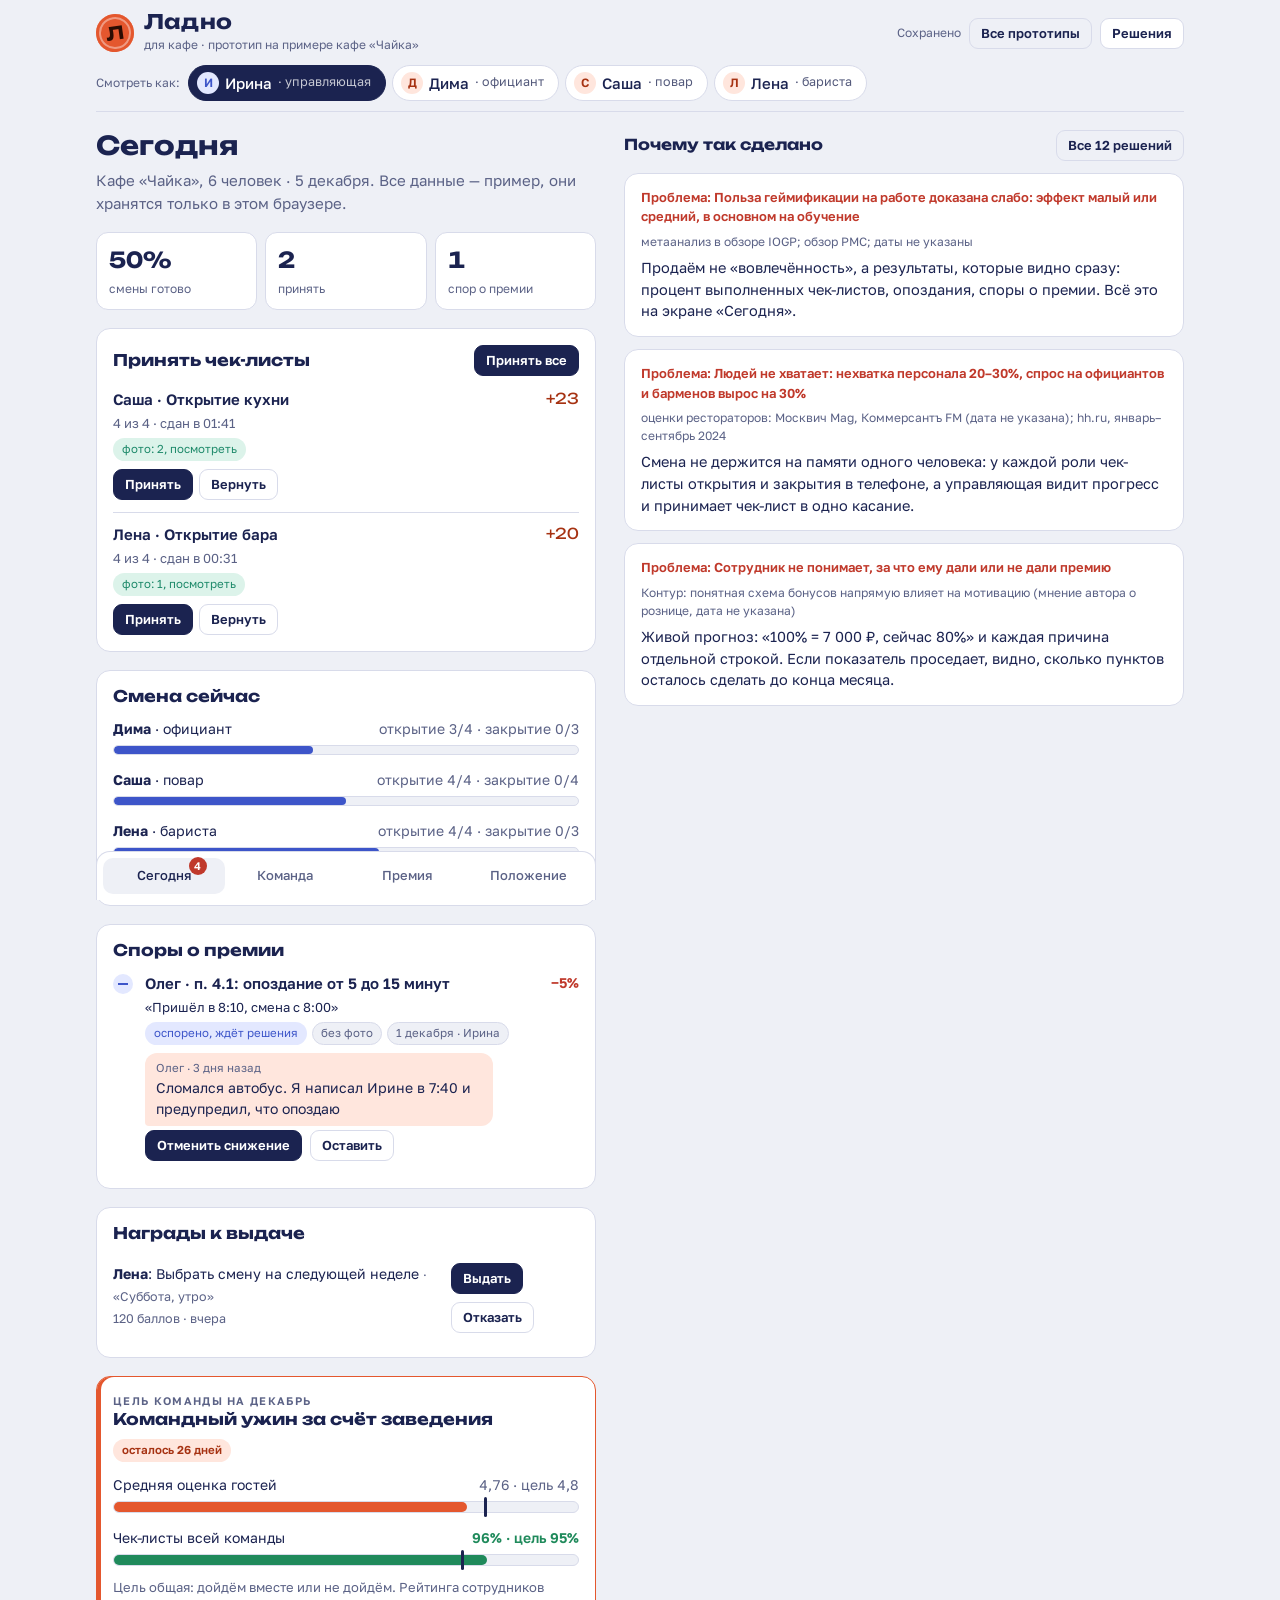
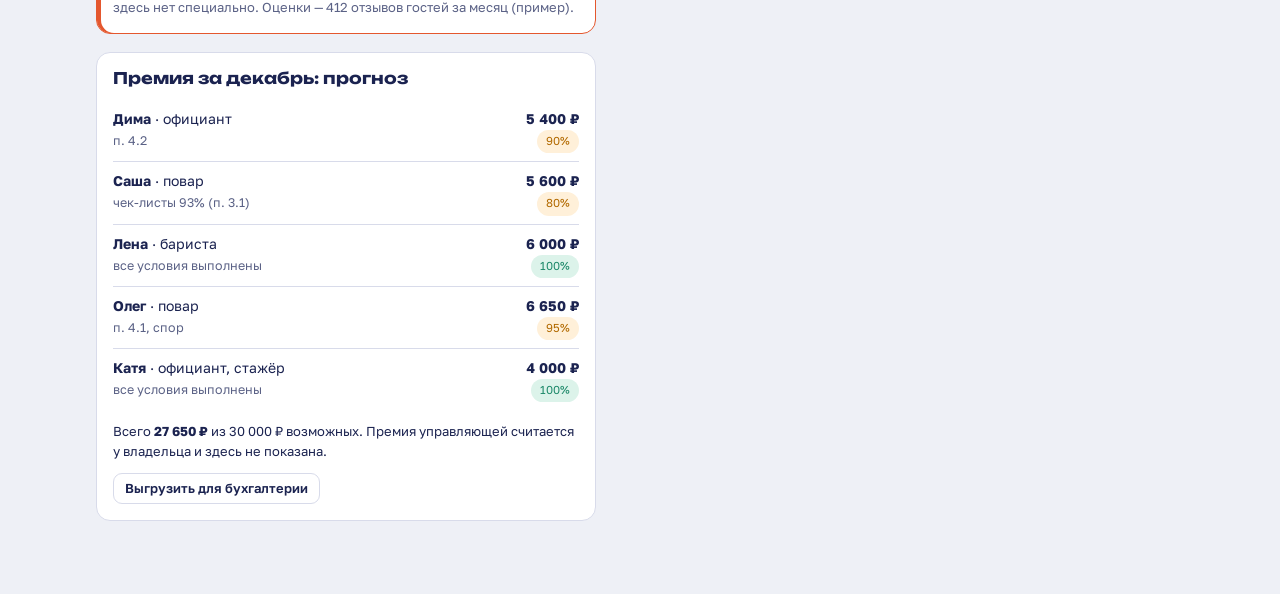
<file: ladno/team.html>
<!doctype html><html lang="ru"><head><meta charset="utf-8"><meta name="viewport" content="width=device-width,initial-scale=1,viewport-fit=cover"><style>:root{color-scheme:light;padding-top:env(safe-area-inset-top,0px);padding-bottom:env(safe-area-inset-bottom,0px)}body{margin:0;font:14px system-ui,sans-serif}img{max-width:100%}[hidden]{display:none!important}</style></head><body>
<title>Ладно · Кафе</title>
<meta name="claude:viewport-fit-sides" content="cover">
<link rel="preconnect" href="https://fonts.googleapis.com">
<link rel="preconnect" href="https://fonts.gstatic.com" crossorigin>
<link rel="stylesheet" href="https://fonts.googleapis.com/css2?family=Unbounded:wght@500;700&family=Golos+Text:wght@400;500;600&family=Caveat:wght@600&display=swap">
<style>
/* Макет как в семейной версии: колонка приложения слева, справа (на широком экране) — «почему так сделано». Мотив — бумажное положение о премировании с подписями и печатью. Цвет продукта — паприка. */
:root{
  --bg:#eef0f6; --surface:#ffffff; --ink:#1b2350; --muted:#5b6286; --line:#d8dbea;
  --on-ink:#ffffff; --on-accent:#2b0c03;
  --accent:#e4572e; --accent-ink:#a63212; --accent-soft:#ffe6dd;
  --parent:#3d55c9; --parent-soft:#e3e8ff;
  --rel:#1f8a6b; --rel-soft:#dcf3ea;
  --ok:#1f8a5b; --warn:#b26a00; --warn-soft:#fff0d9; --bad:#c0392b; --bad-soft:#fde6e3;
  --f-display:"Unbounded","Arial Rounded MT Bold","Trebuchet MS",sans-serif;
  --f-body:"Golos Text",system-ui,-apple-system,"Segoe UI",Roboto,sans-serif;
  --f-hand:"Caveat","Segoe Script","Comic Sans MS",cursive;
  --r:14px;
}
@media (prefers-color-scheme: dark){:root:not([data-theme="light"]){
  --bg:#10132a; --surface:#1a1e3c; --ink:#eceefb; --muted:#a3a9cc; --line:#2d335c; --on-ink:#10132a;
  --accent:#ff7a50; --accent-ink:#ff9a78; --accent-soft:#3d1d14;
  --parent:#8fa2ff; --parent-soft:#262f63; --rel:#4fd1a5; --rel-soft:#143a31;
  --ok:#4cc38a; --warn:#ffb54d; --warn-soft:#3b2a10; --bad:#ff7a6e; --bad-soft:#3d1c1a; color-scheme:dark}}
:root[data-theme="dark"]{
  --bg:#10132a; --surface:#1a1e3c; --ink:#eceefb; --muted:#a3a9cc; --line:#2d335c; --on-ink:#10132a;
  --accent:#ff7a50; --accent-ink:#ff9a78; --accent-soft:#3d1d14;
  --parent:#8fa2ff; --parent-soft:#262f63; --rel:#4fd1a5; --rel-soft:#143a31;
  --ok:#4cc38a; --warn:#ffb54d; --warn-soft:#3b2a10; --bad:#ff7a6e; --bad-soft:#3d1c1a; color-scheme:dark}

*{box-sizing:border-box}
[hidden]{display:none!important}
body{background:var(--bg);color:var(--ink);font:15px/1.5 var(--f-body)}
body::before{content:"";position:fixed;inset:0 0 auto;height:env(safe-area-inset-top,0px);z-index:10;background:var(--bg)}
button,input,select,textarea{font:inherit;color:inherit}
:focus-visible{outline:3px solid var(--parent);outline-offset:2px;border-radius:8px}
h1,h2,h3{font-family:var(--f-display);font-weight:700;line-height:1.2;text-wrap:balance;margin:0}
p{margin:0}
.shell{max-width:1120px;margin:0 auto;padding-left:max(16px,env(safe-area-inset-left,0px));padding-right:max(16px,env(safe-area-inset-right,0px));padding-block:0}

/* Шапка */
.top{position:sticky;top:env(safe-area-inset-top,0px);z-index:6;background:var(--bg);padding-block:12px 10px;display:grid;gap:10px;border-bottom:1px solid var(--line)}
.top-in{display:flex;align-items:center;justify-content:space-between;gap:8px 12px;flex-wrap:wrap}
.brand{display:flex;align-items:center;gap:10px;min-width:0}
.brand b{font-family:var(--f-display);font-size:20px;letter-spacing:.01em;display:block;line-height:1}
.brand small{color:var(--muted);font-size:12px}
.seal{width:38px;height:38px;flex:none;border-radius:50%;display:grid;place-items:center;background:var(--accent);color:var(--on-accent);font-family:var(--f-display);font-weight:700;font-size:18px;box-shadow:inset 0 0 0 3px var(--accent),inset 0 0 0 5px #fff6;transform:rotate(-8deg)}
.top-acts{display:flex;align-items:center;gap:8px;margin-left:auto}
.saved{font-size:12px;color:var(--muted);transition:color .3s}
.saved.flash{color:var(--ok)}
.roles{display:flex;gap:6px;flex-wrap:wrap}
.role{border:1px solid var(--line);background:var(--surface);border-radius:999px;padding:6px 14px 6px 8px;cursor:pointer;font-weight:500;display:flex;align-items:center;gap:6px}
.role .av{width:22px;height:22px;border-radius:50%;display:grid;place-items:center;font-size:12px;font-weight:600;background:var(--accent-soft);color:var(--accent-ink)}
.role.parent .av{background:var(--parent-soft);color:var(--parent)}
.role .rj{font-size:12.5px;opacity:.75;font-weight:400}
.role[aria-selected="true"]{background:var(--ink);color:var(--on-ink);border-color:var(--ink)}
.roles-label{font-size:12px;color:var(--muted);align-self:center;margin-right:2px}
@media (max-width:520px){.brand small .wide,.role .rj{display:none}.top{position:static}}

/* Раскладка */
.layout{display:grid;grid-template-columns:minmax(0,1fr);gap:28px;padding-block:18px 0}
.col{min-width:0;display:flex;flex-direction:column;min-height:calc(100vh - 140px)}
#screen{display:flex;flex-direction:column;gap:18px;padding-bottom:24px;flex:1}
aside#why{display:none}
@media (min-width:980px){
  .layout{grid-template-columns:minmax(0,500px) minmax(0,1fr)}
  aside#why{display:block;position:sticky;top:130px;align-self:start}
  .why-inline{display:none}
}

/* Нижние вкладки */
.tabs{position:sticky;bottom:0;z-index:5;background:var(--surface);border:1px solid var(--line);border-bottom:0;border-radius:var(--r) var(--r) 0 0;display:grid;grid-template-columns:repeat(4,1fr);padding:6px 6px calc(6px + env(safe-area-inset-bottom,0px))}
.tab{border:0;background:none;padding:8px 2px;border-radius:10px;cursor:pointer;font-size:13px;font-weight:500;color:var(--muted);position:relative;min-width:0}
.tab[aria-selected="true"]{color:var(--ink);background:var(--bg)}
.tab .tl{position:relative}
.tab .badge{position:absolute;top:-10px;left:calc(100% - 2px);min-width:18px;height:18px;padding:0 5px;border-radius:9px;background:var(--bad);color:#fff;font-size:11px;line-height:18px;font-weight:600}

/* Блоки */
.screen-title{font-size:26px}
.eyebrow{font-size:11px;letter-spacing:.12em;text-transform:uppercase;color:var(--muted);font-weight:600}
.block{background:var(--surface);border:1px solid var(--line);border-radius:var(--r);padding:16px;display:flex;flex-direction:column;gap:12px;min-width:0}
.block h2{font-size:16px}
.block-head{display:flex;align-items:center;justify-content:space-between;gap:10px;flex-wrap:wrap}
.note,.muted{color:var(--muted)}
.small{font-size:13px}
.empty{color:var(--muted);font-size:14px;padding:6px 0}
.hint{font-size:13px;color:var(--muted)}
.num{font-variant-numeric:tabular-nums}
.sub{margin-top:-10px}

.btn{border:1px solid var(--line);background:var(--surface);color:var(--ink);border-radius:10px;padding:9px 14px;cursor:pointer;font-weight:600;white-space:nowrap;text-decoration:none;display:inline-flex;align-items:center;gap:6px;line-height:1.3}
.btn:hover{border-color:var(--muted)}
.btn.primary{background:var(--ink);color:var(--on-ink);border-color:var(--ink)}
.btn.accent{background:var(--accent);color:var(--on-accent);border-color:var(--accent)}
.btn.ghost{background:transparent}
.btn.sm{padding:6px 11px;font-size:13px;border-radius:9px}
.btn.locked{background:transparent;border-style:dashed;color:var(--muted)}
.btn[disabled]{opacity:.45;cursor:not-allowed}
.chip{border:1px dashed var(--line);background:var(--bg);border-radius:999px;padding:5px 10px;font-size:12.5px;cursor:pointer}
.chip:hover{border-style:solid}
.row{display:flex;gap:8px;flex-wrap:wrap;align-items:center}

.pill{display:inline-block;font-size:11.5px;padding:2px 8px;border-radius:999px;background:var(--bg);color:var(--muted);border:1px solid var(--line);white-space:nowrap}
.pill.hot{background:var(--accent-soft);color:var(--accent-ink);border-color:transparent;font-weight:600}
.pill.ok{background:var(--rel-soft);color:var(--rel);border-color:transparent}
.pill.warn{background:var(--warn-soft);color:var(--warn);border-color:transparent}
.pill.wait{background:var(--parent-soft);color:var(--parent);border-color:transparent}
button.pill{cursor:pointer;font:inherit;font-size:11.5px}

/* Задания и чек-листы */
.task{display:flex;gap:12px;justify-content:space-between;align-items:flex-start;padding:10px 0;border-top:1px solid var(--line)}
.block h2 + .task,.block .block-head + .task{border-top:0;padding-top:0}
.task-main{min-width:0;display:flex;flex-direction:column;gap:4px}
.task-title{font-weight:600}
.task-meta{font-size:13px;color:var(--muted)}
.tags{display:flex;gap:5px;flex-wrap:wrap}
.task-side{display:flex;flex-direction:column;align-items:flex-end;gap:6px;flex:none}
.task-pts{font-family:var(--f-display);font-size:15px;color:var(--accent-ink)}
.check{border-top:1px solid var(--line);padding-top:10px}
.block-head + .check{border-top:0;padding-top:0}
.check .task{border:0;padding:0 0 8px}
.check-acts{display:flex;gap:6px;flex-wrap:wrap}
.duties{list-style:none;margin:0;padding:0;display:grid;gap:6px}
.duty{width:100%;text-align:left;display:flex;align-items:center;gap:10px;border:1px solid var(--line);background:var(--bg);border-radius:10px;padding:9px 12px;cursor:pointer}
.duty[disabled]{cursor:default}
.duty .tick{width:20px;height:20px;border-radius:6px;border:2px solid var(--muted);flex:none;position:relative}
.duty .dt{flex:1;min-width:0;display:flex;flex-wrap:wrap;gap:4px 8px;align-items:center}
.duty .dp{flex:none;font-weight:600;color:var(--accent-ink);font-variant-numeric:tabular-nums;font-size:13.5px}
.duty.on .dt>span:first-child{color:var(--muted)}
.duty.on .tick{background:var(--ok);border-color:var(--ok)}
.duty.on .tick::after{content:"";position:absolute;left:5px;top:1px;width:5px;height:10px;border:solid #fff;border-width:0 2px 2px 0;transform:rotate(45deg)}

/* Обсуждение спора */
.deal{border:1px solid var(--line);border-radius:12px;padding:12px;display:flex;flex-direction:column;gap:10px;background:var(--bg)}
.thread{list-style:none;margin:4px 0 0;padding:0;display:flex;flex-direction:column;gap:6px}
.thread li{max-width:88%;padding:7px 11px;border-radius:12px;font-size:14px}
.thread li.by-emp{align-self:flex-start;background:var(--accent-soft);border-bottom-left-radius:4px}
.thread li.by-mgr{align-self:flex-end;background:var(--parent-soft);border-bottom-right-radius:4px}
.thread .who{display:block;font-size:11.5px;color:var(--muted)}

/* Премия */
.hero{background:var(--accent-soft);border:1px solid transparent;border-radius:20px;padding:18px;display:flex;gap:18px;align-items:center;flex-wrap:wrap}
.hero .txt{min-width:0;flex:1 1 200px;display:flex;flex-direction:column;gap:6px}
.hero h1{font-size:28px;color:var(--accent-ink);font-variant-numeric:tabular-nums}
.ringbox{position:relative;width:148px;height:148px;flex:none;max-width:100%}
.ringbox svg{display:block}
.ring-bg{fill:none;stroke:var(--surface);stroke-width:13}
.ring-fg{fill:none;stroke:var(--accent);stroke-width:13;stroke-linecap:round;transition:stroke-dashoffset .7s ease}
.ring-num{position:absolute;inset:0;display:grid;place-content:center;text-align:center}
.ring-num b{font-family:var(--f-display);font-size:30px;line-height:1}
.ring-num span{font-size:12px;color:var(--muted)}
.crits{display:flex;flex-direction:column}
.crit{display:grid;grid-template-columns:22px minmax(0,1fr) auto;gap:10px;align-items:start;padding:11px 0;border-top:1px solid var(--line)}
.crit:first-child{border-top:0;padding-top:0}
.crit .mark{width:20px;height:20px;border-radius:50%;margin-top:2px;position:relative;background:var(--rel-soft)}
.crit .mark::after{content:"";position:absolute;left:7px;top:3px;width:5px;height:10px;border:solid var(--ok);border-width:0 2px 2px 0;transform:rotate(45deg)}
.crit.bad .mark,.crit.wait .mark,.crit.off .mark{background:var(--bad-soft)}
.crit.bad .mark::after,.crit.wait .mark::after,.crit.off .mark::after{left:5px;top:9px;width:10px;height:0;border-width:2px 0 0;border-color:var(--bad);transform:none}
.crit.wait .mark{background:var(--parent-soft)} .crit.wait .mark::after{border-color:var(--parent)}
.crit.off .mark{background:var(--bg)} .crit.off .mark::after{border-color:var(--muted)}
.crit-main{min-width:0;display:flex;flex-direction:column;gap:4px}
.crit-main b{font-weight:600}
.crit-eff{font-weight:600;white-space:nowrap;font-variant-numeric:tabular-nums;color:var(--ok);font-size:14px}
.crit.bad .crit-eff,.crit.wait .crit-eff{color:var(--bad)}
.crit.off .crit-eff{color:var(--muted);text-decoration:line-through}
.wallet{display:flex;justify-content:space-between;align-items:center;gap:12px;flex-wrap:wrap}
.wallet .bal{font-family:var(--f-display);font-size:24px;font-variant-numeric:tabular-nums}
.list{list-style:none;margin:0;padding:0;display:flex;flex-direction:column}
.list li{display:flex;justify-content:space-between;gap:10px;padding:8px 0;border-top:1px solid var(--line);font-size:14px}
.list li:first-child{border-top:0}
.list .d{color:var(--muted);font-size:12.5px}
.list .r{text-align:right;flex:none}
.plus{color:var(--ok);font-weight:600;font-variant-numeric:tabular-nums;white-space:nowrap}
.minus{color:var(--bad);font-weight:600;font-variant-numeric:tabular-nums;white-space:nowrap}
.banner{border-radius:12px;padding:12px 14px;display:flex;gap:10px;justify-content:space-between;align-items:center;flex-wrap:wrap;font-size:14px}
.banner.pause{background:var(--parent-soft)}
.banner.warn{background:var(--warn-soft)}
.banner.bad{background:var(--bad-soft)}
.banner.gold{background:var(--accent-soft)}

/* Сводки, цель, спасибо */
.stats{display:grid;grid-template-columns:repeat(3,minmax(0,1fr));gap:8px}
.stat{background:var(--surface);border:1px solid var(--line);border-radius:12px;padding:10px 12px;text-align:left;min-width:0}
.stat b{font-family:var(--f-display);font-size:22px;display:block;font-variant-numeric:tabular-nums;font-weight:700}
.stat span{font-size:12px;color:var(--muted)}
button.stat{cursor:pointer}
button.stat:hover{border-color:var(--muted)}
.bars{display:grid;gap:14px}
.bar-row{display:grid;gap:6px}
.bar-top{display:flex;justify-content:space-between;font-size:14px;gap:8px;flex-wrap:wrap}
.bar{height:10px;border-radius:5px;background:var(--bg);overflow:hidden;border:1px solid var(--line)}
.bar i{display:block;height:100%;background:var(--parent);border-radius:5px}
.bar i.ok{background:var(--ok)}
.meter{position:relative;height:12px;border-radius:6px;background:var(--bg);border:1px solid var(--line)}
.meter i{display:block;height:100%;border-radius:6px;background:var(--accent);transition:width .6s ease}
.meter i.ok{background:var(--ok)}
.meter b{position:absolute;top:-5px;bottom:-5px;width:3px;margin-left:-1px;border-radius:2px;background:var(--ink)}
.goal{border-color:var(--accent);box-shadow:inset 4px 0 0 var(--accent)}
.thx{padding:10px 0;border-top:1px solid var(--line);display:flex;flex-direction:column;gap:2px}
.thx:first-child{border-top:0;padding-top:0}
.thx-head{display:flex;justify-content:space-between;gap:8px;font-size:13.5px;align-items:baseline}
.thx q{font-family:var(--f-hand);font-size:22px;line-height:1.15;quotes:"«" "»"}
.thx .d{color:var(--muted);font-size:12.5px}
.steps{list-style:none;margin:0;padding:0;display:grid;gap:0}
.steps li{display:grid;grid-template-columns:22px minmax(0,1fr) auto;gap:10px;align-items:center;padding:7px 0;position:relative}
.steps li::before{content:"";width:14px;height:14px;border-radius:50%;border:2px solid var(--line);background:var(--surface);justify-self:center;z-index:1}
.steps li.done::before{background:var(--accent);border-color:var(--accent)}
.steps li:not(:last-child)::after{content:"";position:absolute;left:10px;top:50%;height:100%;width:2px;background:var(--line)}
.steps li.done:not(:last-child)::after{background:var(--accent)}
.steps .d{color:var(--muted);font-size:12.5px}
.people .av{width:30px;height:30px;border-radius:50%;display:inline-grid;place-items:center;font-size:13px;font-weight:600;background:var(--accent-soft);color:var(--accent-ink);flex:none}
.people .av.m{background:var(--parent-soft);color:var(--parent)}
.people li{align-items:center}
.people .who{display:flex;gap:10px;align-items:center;min-width:0}

/* Положение */
.paper{background:var(--surface);border:1px solid var(--line);border-radius:6px;padding:20px 18px;display:flex;flex-direction:column;gap:16px;position:relative}
.paper-head{padding-right:96px}
.paper h2{font-size:18px}
.paper h3{font-size:13.5px;margin-bottom:8px}
.paper .ver{font-size:12px;color:var(--muted);margin-top:4px}
.cls{list-style:none;margin:0;padding:0;display:flex;flex-direction:column;gap:8px}
.cls>li{display:grid;grid-template-columns:34px minmax(0,1fr);gap:4px;font-size:14.5px}
.cls>li::before{content:attr(data-n);font-family:var(--f-display);font-size:12px;color:var(--accent-ink);padding-top:2px}
.plist{list-style:none;margin:6px 0 0;padding:0;display:grid;gap:4px;font-size:13.5px}
.plist li{display:flex;justify-content:space-between;gap:10px;border-bottom:1px dotted var(--line);padding-bottom:3px}
.signs{display:grid;grid-template-columns:repeat(auto-fit,minmax(120px,1fr));gap:12px;border-top:1px dashed var(--line);padding-top:14px}
.sign{display:flex;flex-direction:column;gap:2px;min-width:0}
.sign .hand{font-family:var(--f-hand);font-size:26px;line-height:1;color:var(--parent);min-height:28px}
.sign .who{font-size:12px;color:var(--muted);border-top:1px solid var(--muted);padding-top:3px}
.stamp{position:absolute;right:14px;top:16px;transform:rotate(9deg);border:2px solid var(--ok);color:var(--ok);border-radius:8px;padding:2px 8px;font-family:var(--f-display);font-size:11px;letter-spacing:.06em}

/* Почему так */
.why{display:flex;flex-direction:column;gap:12px}
.why-card{background:var(--surface);border:1px solid var(--line);border-radius:var(--r);padding:14px 16px;display:flex;flex-direction:column;gap:6px}
.why-card .p{font-size:13px;color:var(--bad);font-weight:600}
.why-card .src{font-size:12px;color:var(--muted)}
.why-card .s{font-size:14.5px}
.why-head{display:flex;justify-content:space-between;align-items:center;gap:10px}
.why-head h2{font-size:15px}
details.why-inline{background:var(--surface);border:1px solid var(--line);border-radius:var(--r);padding:12px 16px}
details.why-inline summary{cursor:pointer;font-weight:600}
details.why-inline[open] summary{margin-bottom:10px}
details.why-inline .why-card{border:0;padding:10px 0;border-top:1px solid var(--line);border-radius:0}
.sol{display:grid;gap:10px}
.future{list-style:none;margin:0;padding:0;display:grid;gap:10px}
.future li{display:grid;grid-template-columns:auto 1fr;gap:10px;align-items:start}
.future li::before{content:"";width:10px;height:10px;margin-top:7px;border-radius:3px;background:var(--accent)}
.hyp{display:inline-block;font-size:11px;font-weight:600;letter-spacing:.04em;padding:1px 7px;border-radius:999px;background:var(--warn-soft);color:var(--warn);vertical-align:1px}

/* Окно формы */
.sheet{position:fixed;inset:0;z-index:20;display:grid;align-items:end;justify-items:center}
.sheet-back{position:absolute;inset:0;background:#0b0e2299}
.sheet-card{position:relative;width:min(520px,100%);max-height:88vh;overflow:auto;background:var(--surface);border-radius:20px 20px 0 0;padding:20px max(18px,env(safe-area-inset-left,0px)) calc(18px + env(safe-area-inset-bottom,0px));display:flex;flex-direction:column;gap:12px;animation:up .22s ease}
@media (min-width:640px){.sheet{align-items:center}.sheet-card{border-radius:20px}}
@keyframes up{from{transform:translateY(24px);opacity:.6}}
.sheet-card h2{font-size:18px}
.fld{display:flex;flex-direction:column;gap:5px;min-width:0}
.fld label,fieldset.fld legend{font-size:13px;font-weight:600}
fieldset.fld{border:0;margin:0;padding:0}
fieldset.fld legend{padding:0;margin-bottom:5px}
.fld input,.fld select,.fld textarea{border:1px solid var(--line);background:var(--bg);border-radius:10px;padding:10px 12px;width:100%}
.fld textarea{resize:vertical}
.fld.check{flex-direction:row;align-items:center;gap:10px}
.fld.check input{width:auto;padding:0;border:0}
.switch{appearance:none;-webkit-appearance:none;width:44px;height:26px;border-radius:13px;background:var(--line)!important;position:relative;cursor:pointer;transition:background .2s;flex:none;margin:0}
.switch::after{content:"";position:absolute;top:3px;left:3px;width:20px;height:20px;border-radius:50%;background:#fff;transition:left .2s}
.switch:checked{background:var(--ok)!important}
.switch:checked::after{left:21px}
.seg{display:flex;gap:6px;flex-wrap:wrap}
.segb{position:relative}
.segb input{position:absolute;inset:0;opacity:0;margin:0;cursor:pointer}
.segb span{display:block;min-width:54px;text-align:center;padding:8px 12px;border:1px solid var(--line);border-radius:10px;background:var(--bg);font-weight:600}
.segb input:checked+span{background:var(--ink);color:var(--on-ink);border-color:var(--ink)}
.segb input:focus-visible+span{outline:3px solid var(--parent);outline-offset:2px}
.segb input:disabled+span{opacity:.4}
.photo-ph{height:118px;border:2px dashed var(--line);border-radius:12px;display:grid;place-items:center;color:var(--muted);font-size:13px;background:repeating-linear-gradient(45deg,var(--bg) 0 10px,var(--surface) 10px 20px)}
.photo-ph span{background:var(--surface);padding:2px 8px;border-radius:6px}
.sheet-actions{display:flex;gap:8px;justify-content:flex-end}
.err{color:var(--bad);font-size:13px;min-height:1px}
.err:empty{display:none}
.toast{position:fixed;left:50%;bottom:calc(84px + env(safe-area-inset-bottom,0px));transform:translateX(-50%);background:var(--ink);color:var(--on-ink);padding:10px 16px;border-radius:12px;font-size:14px;z-index:30;max-width:calc(100% - 32px);width:max-content;box-shadow:0 8px 24px #0004;transition:opacity .25s}
.toast[hidden]{display:none!important}
@media (prefers-reduced-motion: reduce){*{transition:none!important;animation:none!important}}
</style>

<div class="shell">
  <header class="top">
    <div class="top-in">
      <div class="brand"><span class="seal" aria-hidden="true">Л</span><div><b>Ладно</b><small>для кафе · прототип<span class="wide"> на примере кафе «Чайка»</span></small></div></div>
      <div class="top-acts"><span id="saved" class="saved">Сохранено</span><a class="btn sm ghost" href="index.html">Все прототипы</a><button class="btn sm" data-act="solutions">Решения</button></div>
    </div>
    <div id="roles" class="roles" role="tablist" aria-label="Чьими глазами смотреть"></div>
  </header>
  <div class="layout">
    <div class="col">
      <main id="screen" aria-live="polite"></main>
      <nav id="tabs" class="tabs" role="tablist" aria-label="Разделы"></nav>
    </div>
    <aside id="why" aria-label="Почему так сделано"></aside>
  </div>
</div>

<div id="sheet" class="sheet" hidden>
  <div class="sheet-back" data-act="closeSheet"></div>
  <form id="sheet-form" class="sheet-card" novalidate>
    <h2 id="sheet-title"></h2>
    <div id="sheet-body" style="display:flex;flex-direction:column;gap:12px"></div>
    <p id="sheet-err" class="err" role="alert"></p>
    <div class="sheet-actions"><button id="sheet-no" type="button" class="btn ghost" data-act="closeSheet">Отмена</button><button id="sheet-ok" class="btn primary" type="submit">Готово</button></div>
  </form>
</div>
<div id="toast" class="toast" role="status" hidden></div>

<script>
(function(){
'use strict';
const KEY='ladno-cafe-v1', UIKEY='ladno-cafe-ui-v1', DAY=864e5, H=36e5;
const $=s=>document.querySelector(s);
const esc=s=>String(s??'').replace(/[&<>"']/g,c=>({'&':'&amp;','<':'&lt;','>':'&gt;','"':'&quot;',"'":'&#39;'}[c]));
const fmt=n=>Math.round(n).toLocaleString('ru-RU');
const rub=n=>fmt(n)+' ₽';
function pl(n,a,b,c){n=Math.abs(Math.round(n));const m=n%100,k=n%10;if(m>10&&m<20)return c;if(k===1)return a;if(k>=2&&k<=4)return b;return c}
const pts=n=>fmt(n)+' '+pl(n,'балл','балла','баллов');
const days=n=>n+' '+pl(n,'день','дня','дней');
const sod=t=>{const d=new Date(t);d.setHours(0,0,0,0);return d.getTime()};
function ago(t){const d=Math.round((sod(Date.now())-sod(t))/DAY);return d<=0?'сегодня':d===1?'вчера':days(d)+' назад'}
const dstr=t=>new Date(t).toLocaleDateString('ru-RU',{day:'numeric',month:'long'});
const hm=t=>new Date(t).toLocaleTimeString('ru-RU',{hour:'2-digit',minute:'2-digit'});
const uid=()=>Math.random().toString(36).slice(2,9);
const MONTHS=['январь','февраль','март','апрель','май','июнь','июль','август','сентябрь','октябрь','ноябрь','декабрь'];
const monthName=()=>MONTHS[new Date().getMonth()];
const monthStart=()=>{const d=new Date();return new Date(d.getFullYear(),d.getMonth(),1).getTime()};
const firstNext=k=>{const d=new Date();return new Date(d.getFullYear(),d.getMonth()+k,1).getTime()};
const daysLeft=()=>{const d=new Date();return new Date(d.getFullYear(),d.getMonth()+1,0).getDate()-d.getDate()};
const inMonth=t=>t>=monthStart();
const pctS=x=>(Math.floor(x*1000+1e-6)/10).toLocaleString('ru-RU')+'%';
const rateS=v=>v.toLocaleString('ru-RU',{minimumFractionDigits:1,maximumFractionDigits:2});
const clamp=x=>Math.max(0,Math.min(1,x));
const LOCK='<svg width="14" height="14" viewBox="0 0 24 24" fill="none" stroke="currentColor" stroke-width="2" stroke-linecap="round" aria-hidden="true"><rect x="5" y="11" width="14" height="10" rx="2"/><path d="M8 11V8a4 4 0 0 1 8 0v3"/></svg>';

/* ---------- Правила и шаблоны ---------- */
const MGR='irina', SWITCH=['irina','dima','sasha','lena'];
// [название, баллы, нужно ли фото]
const TPL={
  waiter:{open:['Открытие зала',[['Протереть столы и меню',5],['Разложить приборы и салфетки',5],['Узнать стоп-лист у кухни',5],['Проверить туалет для гостей',5,1]]],
          close:['Закрытие зала',[['Собрать и протереть меню',5],['Поставить стулья, подмести зал',5],['Сдать кассу и чаевые по описи',10,1]]]},
  cook:{open:['Открытие кухни',[['Проверить сроки в холодильнике',10,1],['Записать температуру холодильников',5,1],['Проверить заготовки по списку',5],['Форма, шапочка, вымыть руки',3]]],
        close:['Закрытие кухни',[['Промаркировать заготовки датой',5,1],['Помыть плиту и вытяжку',10,1],['Убрать продукты в холодильник',5],['Выключить газ и оборудование',5]]]},
  barista:{open:['Открытие бара',[['Прогреть кофемашину, пробный эспрессо',5],['Настроить помол',5],['Проверить сроки молока и сиропов',5,1],['Протереть стойку и витрину',5]]],
           close:['Закрытие бара',[['Промыть кофемашину и холдеры',10,1],['Сдать кассу бара',10],['Убрать молоко в холодильник',5]]]}
};
const CUTS=[
  {id:'4.1',t:'Опоздание от 5 до 15 минут',pct:5},
  {id:'4.2',t:'Опоздание больше 15 минут',pct:10},
  {id:'4.3',t:'Нарушение санитарных правил на кухне или за баром',pct:15},
  {id:'4.4',t:'Подтверждённая жалоба гостя на грубость',pct:15},
  {id:'4.5',t:'Прогул без уважительной причины',pct:30}];
const THX_CHIPS=['Выручил(а) в час пик','Подменил(а) смену','Помог(ла) с заготовками','Научил(а) новому','Спас(ла) банкет'];

/* ---------- Пример кафе ---------- */
function mkList(who,role,kind,doneN,status,t){
  const [title,items]=TPL[role][kind];
  return {id:who+'-'+kind,who,kind,title,status,sub:t||0,note:'',reason:'',
    items:items.map(([x,p,ph],i)=>({id:who+kind+i,t:x,pts:p,photo:!!ph,done:i<doneN,photoOk:!!ph&&i<doneN}))};
}
function seed(){
  const n=Date.now(),ms=monthStart(),tm=x=>Math.max(ms+3*H,n-x);
  return {
    v:1, cafe:'Чайка',
    people:[
      {id:'irina',name:'Ирина',job:'управляющая',role:'manager',gen:'Ирины',dat:'Ирине',f:true},
      {id:'dima',name:'Дима',job:'официант',role:'waiter',gen:'Димы',dat:'Диме'},
      {id:'sasha',name:'Саша',job:'повар',role:'cook',gen:'Саши',dat:'Саше'},
      {id:'lena',name:'Лена',job:'бариста',role:'barista',gen:'Лены',dat:'Лене',f:true},
      {id:'oleg',name:'Олег',job:'повар',role:'cook',gen:'Олега',dat:'Олегу',off:true},
      {id:'katya',name:'Катя',job:'официант, стажёр',role:'waiter',gen:'Кати',dat:'Кате',f:true,isNew:true}],
    wallet:{irina:0,dima:340,sasha:210,lena:460,oleg:180,katya:45},
    shift:[mkList('dima','waiter','open',3,'open'),mkList('dima','waiter','close',0,'open'),
      mkList('sasha','cook','open',4,'submitted',n-50*60e3),mkList('sasha','cook','close',0,'open'),
      mkList('lena','barista','open',4,'submitted',n-2*H),mkList('lena','barista','close',0,'open')],
    rules:{ver:2,since:firstNext(-1),chkMin:95,chkCut:20,rateMin:4.7,rateCut:10,maxCut:50,disputeDays:7,allowance:50,notice:30,photoDays:30},
    prem:{base:{dima:6000,sasha:7000,lena:6000,oleg:7000,katya:4000},
      stats:{dima:{d:188,t:196},sasha:{d:186,t:200},lena:{d:241,t:246},oleg:{d:150,t:155},katya:{d:18,t:18}},
      rating:4.76,ratingN:412},
    goal:{prize:'Командный ужин за счёт заведения',rate:4.8,chk:95},
    cuts:[
      {id:'c1',who:'dima',clause:'4.2',reason:'Пришёл в 10:22, смена с 10:00. Не предупредил',ev:false,t:tm(2*DAY),status:'active',seen:false},
      {id:'c2',who:'oleg',clause:'4.1',reason:'Пришёл в 8:10, смена с 8:00',ev:false,t:tm(4*DAY),status:'disputed',seen:true,dispute:{text:'Сломался автобус. Я написал Ирине в 7:40 и предупредил, что опоздаю',t:tm(3*DAY)}},
      {id:'c3',who:'lena',clause:'4.1',reason:'Опоздала на 9 минут',ev:false,t:tm(12*DAY),status:'cancelled',seen:true,dispute:{text:'Я ждала инкассатора у входа, Ирина сама попросила',t:tm(12*DAY)},res:{text:'Да, это я попросила. Снижение отменяю',t:tm(11*DAY)}}],
    thanks:[
      {id:uid(),from:'lena',to:'dima',pts:10,msg:'Выручил в час пик: взял мои столики на веранде',t:tm(1*DAY)},
      {id:uid(),from:'dima',to:'katya',pts:10,msg:'Первая неделя, а гости уже хвалят',t:tm(1*DAY)},
      {id:uid(),from:'dima',to:'sasha',pts:15,msg:'Банкет на 12 человек, и ни одно блюдо не задержалось',t:tm(2*DAY)},
      {id:uid(),from:'oleg',to:'katya',pts:5,msg:'Быстро учится: сама разобралась со стоп-листом',t:tm(2*DAY)},
      {id:uid(),from:'sasha',to:'lena',pts:10,msg:'Подменила на раздаче, пока я принимал поставку',t:tm(3*DAY)},
      {id:uid(),from:'irina',to:'oleg',pts:10,msg:'Вышел в субботу вместо заболевшего коллеги',t:tm(5*DAY)}],
    rewards:[
      {id:'r1',title:'Обед за счёт заведения',pts:60,kind:'Еда',since:firstNext(-1)},
      {id:'r2',title:'Выбрать смену на следующей неделе',pts:120,kind:'График',since:firstNext(-1)},
      {id:'r3',title:'Уйти на час раньше в спокойный день',pts:150,kind:'График',since:firstNext(-1)},
      {id:'r4',title:'Выходной в удобный день',pts:400,kind:'График',since:firstNext(-1)},
      {id:'r5',title:'Курс бариста: половину оплачивает кафе',pts:900,kind:'Учёба',since:firstNext(-1),next:{pts:1000,from:firstNext(2),told:n-2*DAY}}],
    requests:[{id:'q1',who:'lena',rid:'r2',title:'Выбрать смену на следующей неделе',pts:120,note:'Суббота, утро',status:'pending',t:n-3*H}],
    onb:{who:'katya',mentor:'dima',start:n-2*DAY,pts:20,bonus:50,items:[
      {id:'o1',t:'Показать зал, кухню, склад и где что лежит',day:1,by:'mentor',done:true},
      {id:'o2',t:'Разобрать меню: состав блюд и аллергены',day:1,by:'mentor',done:true},
      {id:'o3',t:'Касса: открыть, разделить и закрыть чек',day:2,by:'mentor',done:true},
      {id:'o4',t:'Пройти открытие и закрытие зала вместе',day:3,by:'mentor',done:false},
      {id:'o5',t:'Первая самостоятельная смена, наставник рядом',day:4,by:'mentor',done:false},
      {id:'o6',t:'Разговор с управляющей: что понятно, что сложно',day:5,by:'manager',done:false}]},
    log:[
      {id:uid(),t:n-1*DAY,kind:'shift',who:'dima',text:'Чек-лист принят: Закрытие зала (3 из 3)',delta:20},
      {id:uid(),t:n-1*DAY,kind:'thanks',who:'dima',text:'Спасибо от Лены: «Выручил в час пик: взял мои столики на веранде»',delta:10},
      {id:uid(),t:n-2*DAY,kind:'premium',who:'dima',text:'Снижение премии −10%, п. 4.2: опоздание больше 15 минут',delta:0},
      {id:uid(),t:n-2*DAY,kind:'mentor',who:'dima',text:'Наставник для Кати: «Касса: открыть, разделить и закрыть чек»',delta:20},
      {id:uid(),t:n-2*DAY,kind:'rules',who:null,text:'Объявлена новая цена: «Курс бариста» — 1 000 баллов с '+dstr(firstNext(2)),delta:0},
      {id:uid(),t:n-2*DAY,kind:'rules',who:'katya',text:'Катя ознакомилась с положением о премировании',delta:0},
      {id:uid(),t:n-3*DAY,kind:'dispute',who:'oleg',text:'Олег оспорил снижение по п. 4.1',delta:0},
      {id:uid(),t:n-4*DAY,kind:'premium',who:'oleg',text:'Снижение премии −5%, п. 4.1: опоздание от 5 до 15 минут',delta:0},
      {id:uid(),t:n-6*DAY,kind:'reward',who:'sasha',text:'Награда: Обед за счёт заведения',delta:-60},
      {id:uid(),t:n-11*DAY,kind:'premium',who:'lena',text:'Снижение по п. 4.1 отменено: «Да, это я попросила. Снижение отменяю»',delta:0},
      {id:uid(),t:n-12*DAY,kind:'premium',who:'lena',text:'Снижение премии −5%, п. 4.1: опоздание от 5 до 15 минут',delta:0},
      {id:uid(),t:n-24*DAY,kind:'rules',who:null,text:'Все ознакомились с положением о премировании, редакция 2',delta:0}]
  };
}
function load(){try{const s=JSON.parse(localStorage.getItem(KEY));if(s&&s.v===1&&s.people&&s.shift)return s}catch(e){}return null}
let S=load()||seed();
let UI={role:MGR,tab:'today'};
try{Object.assign(UI,JSON.parse(localStorage.getItem(UIKEY))||{})}catch(e){}
function save(){try{localStorage.setItem(KEY,JSON.stringify(S));localStorage.setItem(UIKEY,JSON.stringify(UI))}catch(e){}}
function persist(){save();const el=$('#saved');el.textContent='Сохранено';el.classList.add('flash');clearTimeout(persist.t);persist.t=setTimeout(()=>el.classList.remove('flash'),900)}
let toastT;
function toast(m){const t=$('#toast');t.textContent=m;t.hidden=false;clearTimeout(toastT);toastT=setTimeout(()=>t.hidden=true,2800)}
function commit(msg){persist();render();if(msg)toast(msg)}

/* ---------- Помощники ---------- */
const person=id=>S.people.find(p=>p.id===id);
const nm=id=>person(id)?person(id).name:'';
const mgr=()=>person(MGR);
const isMgr=()=>UI.role===MGR;
const STAFF=()=>S.people.filter(p=>p.id!==MGR);
const g=(p,m,f)=>p&&p.f?f:m;
const clause=id=>CUTS.find(c=>c.id===id);
const cutById=id=>S.cuts.find(c=>c.id===id);
const listById=id=>S.shift.find(l=>l.id===id);
const doneOf=l=>l.items.filter(i=>i.done);
const valOf=l=>doneOf(l).reduce((s,i)=>s+i.pts,0);
const pending=w=>S.shift.filter(l=>l.who===w&&l.status!=='accepted').reduce((s,l)=>s+valOf(l),0);
const reserved=w=>S.requests.filter(r=>r.who===w&&r.status==='pending').reduce((s,r)=>s+r.pts,0);
const free=w=>Math.max(0,(S.wallet[w]||0)-reserved(w));
const given=w=>S.thanks.filter(t=>t.from===w&&inMonth(t.t)).reduce((s,t)=>s+t.pts,0);
const allowLeft=w=>Math.max(0,S.rules.allowance-given(w));
const teamChk=()=>{let d=0,t=0;STAFF().forEach(p=>{const s=S.prem.stats[p.id];if(s){d+=s.d;t+=s.t}});return t?d/t:1};
const perShift=w=>{const r=TPL[person(w).role];return r?r.open[1].length+r.close[1].length:8};
function addLog(o){S.log.unshift(Object.assign({id:uid(),t:Date.now(),delta:0,who:null},o))}
function empty(m){return `<p class="empty">${m}</p>`}
function applyDue(){
  let ch=false;
  S.rewards.forEach(r=>{if(r.next&&r.next.from<=Date.now()){addLog({kind:'rules',text:`Новая цена вступила в силу: «${r.title}» — ${fmt(r.next.pts)}`});r.pts=r.next.pts;r.since=r.next.from;delete r.next;ch=true}});
  if(ch)save();
}
function forecast(w,extra){
  const R=S.rules,st=S.prem.stats[w]||{d:0,t:0},base=S.prem.base[w]||0,chk=st.t?st.d/st.t:1;
  const chkOk=chk*100>=R.chkMin-1e-9,rOk=S.prem.rating>=R.rateMin-1e-9;
  let cut=(chkOk?0:R.chkCut)+(rOk?0:R.rateCut),disp=0;
  S.cuts.forEach(c=>{if(c.who!==w||c.status==='cancelled'||!inMonth(c.t))return;const p=clause(c.clause).pct;cut+=p;if(c.status==='disputed')disp+=p});
  cut+=extra||0;
  const p=100-Math.min(cut,R.maxCut),pWin=100-Math.min(cut-disp,R.maxCut);
  return {p,sum:Math.round(base*p/100),base,chk,chkOk,rOk,cut,disp,pWin,sumWin:Math.round(base*pWin/100),capped:cut>R.maxCut};
}
function chkNeed(w){const st=S.prem.stats[w],k=S.rules.chkMin/100;return Math.max(0,Math.ceil((k*st.t-st.d)/(1-k)-1e-9))}
function chkSpare(w){const st=S.prem.stats[w],k=S.rules.chkMin/100;return Math.max(0,Math.floor(st.d/k-st.t+1e-9))}
function ring(p,size){
  const r=60,c=2*Math.PI*r,off=c*(1-clamp(p));
  return `<svg viewBox="0 0 148 148" width="${size}" height="${size}" aria-hidden="true"><circle cx="74" cy="74" r="${r}" class="ring-bg"/><circle cx="74" cy="74" r="${r}" class="ring-fg" stroke-dasharray="${c.toFixed(1)}" stroke-dashoffset="${off.toFixed(1)}" transform="rotate(-90 74 74)"/></svg>`;
}
function hist(items,showWho){
  if(!items.length)return empty('Пока пусто.');
  return `<ul class="list">${items.map(l=>`<li><span>${showWho&&l.who?`<b>${esc(nm(l.who))}</b>: `:''}${esc(l.text)}<br><span class="d">${ago(l.t)}</span></span>${l.delta?`<span class="${l.delta>0?'plus':'minus'}">${l.delta>0?'+':'−'}${fmt(Math.abs(l.delta))}</span>`:''}</li>`).join('')}</ul>`;
}

/* ---------- Общие куски ---------- */
function listBlock(l){
  const dn=doneOf(l).length,all=l.items.length,ed=l.status==='open'||l.status==='returned',m=mgr();
  const st={open:'',submitted:`<span class="pill wait">сдан, ждёт ${esc(m.gen)}</span>`,accepted:'<span class="pill ok">принят</span>',returned:'<span class="pill warn">вернули</span>'}[l.status];
  return `<section class="block"><div class="block-head"><h2>${esc(l.title)}</h2><span class="row">${st}<span class="num muted small">${dn} из ${all}</span></span></div>
  ${l.status==='returned'&&l.note?`<div class="banner warn"><span>${esc(m.name)}: «${esc(l.note)}»</span></div>`:''}
  <ul class="duties">${l.items.map(i=>`<li><button class="duty ${i.done?'on':''}" data-act="tick" data-l="${l.id}" data-i="${i.id}" aria-pressed="${i.done}" ${ed?'':'disabled'}><span class="tick" aria-hidden="true"></span><span class="dt"><span>${esc(i.t)}</span>${i.photo?`<span class="pill ${i.photoOk?'ok':'hot'}">${i.photoOk?'фото есть':'нужно фото'}</span>`:''}</span><span class="dp">+${i.pts}</span></button></li>`).join('')}</ul>
  ${ed?`<div class="row"><button class="btn sm primary" data-act="submitList" data-l="${l.id}" ${dn?'':'disabled'}>Сдать чек-лист</button><span class="hint">${dn<all?'Не всё отмечено: можно сдать и написать причину':'Всё готово, можно сдавать'}</span></div>`:''}
  </section>`;
}
function onbBlock(viewer){
  const o=S.onb,k=person(o.who),m=person(o.mentor),dn=o.items.filter(i=>i.done).length;
  const day=Math.min(5,Math.max(1,Math.round((sod(Date.now())-sod(o.start))/DAY)+1));
  const act=i=>{
    if(i.done)return '<span class="pill ok">готово</span>';
    if(viewer==='mentor'&&i.by==='mentor')return `<button class="btn sm" data-act="onb" data-id="${i.id}">${g(m,'Показал','Показала')}</button>`;
    if(viewer==='mgr'&&i.by==='manager')return `<button class="btn sm" data-act="onb" data-id="${i.id}">Поговорили</button>`;
    return `<span class="pill">${i.by==='mentor'?'у наставника':'у управляющей'}</span>`;
  };
  return `<section class="block"><div class="block-head"><h2>${viewer==='mentor'?`Наставник для ${esc(k.gen)}`:`Первая неделя: ${esc(k.name)}`}</h2><span class="pill wait">день ${day} из 5 · ${dn} из ${o.items.length}</span></div>
  <p class="small">${viewer==='mentor'?`${esc(k.name)} — новый ${esc(k.job)}. Отмечай, что уже ${g(m,'показал','показала')}: за каждый пункт +${o.pts} баллов тебе. Когда пройдена вся неделя, ${esc(k.name)} получает +${o.bonus}.`:`Наставник — ${esc(m.name)}. За каждый пункт он получает +${o.pts} баллов, ${esc(k.name)} в конце недели +${o.bonus}.`}</p>
  <ul class="steps">${o.items.map(i=>`<li class="${i.done?'done':''}"><span>${esc(i.t)}<br><span class="d">день ${i.day}</span></span>${act(i)}</li>`).join('')}</ul>
  <p class="hint">Текучесть в кафе и ресторанах — около 30% в год (Контур, апрель 2025), так что новичков вводят в работу постоянно. Пусть помощь наставника будет видна и оплачена баллами, а не остаётся «нагрузкой сверху». Что это удерживает новичков — <span class="hyp">гипотеза</span>, её проверяет пилот.</p></section>`;
}
function meter(v,lo,hi,tg,label,valS,tgS){
  const ok=v>=tg-1e-9;
  return `<div class="bar-row"><div class="bar-top"><span>${label}</span><span class="num ${ok?'plus':'muted'}">${valS} · цель ${tgS}</span></div><div class="meter" role="img" aria-label="${label}: ${valS}, цель ${tgS}"><i class="${ok?'ok':''}" style="width:${(clamp((v-lo)/(hi-lo))*100).toFixed(1)}%"></i><b style="left:${(clamp((tg-lo)/(hi-lo))*100).toFixed(1)}%"></b></div></div>`;
}
function goalBlock(){
  const G=S.goal,r=S.prem.rating,tc=teamChk(),done=r>=G.rate-1e-9&&tc*100>=G.chk-1e-9,dl=daysLeft();
  return `<section class="block goal"><div class="block-head"><div><p class="eyebrow">Цель команды на ${monthName()}</p><h2>${esc(G.prize)}</h2></div><span class="pill ${done?'ok':'hot'}">${done?'цель достигнута':'осталось '+days(dl)}</span></div>
  <div class="bars">${meter(r,4,5,G.rate,'Средняя оценка гостей',rateS(r),rateS(G.rate))}${meter(tc*100,80,100,G.chk,'Чек-листы всей команды',pctS(tc),G.chk+'%')}</div>
  <p class="hint">Цель общая: дойдём вместе или не дойдём. Рейтинга сотрудников здесь нет специально. Оценки — ${fmt(S.prem.ratingN)} отзывов гостей за месяц (пример).</p></section>`;
}
function thanksFeed(me,limit){
  return S.thanks.slice(0,limit||30).map(t=>`<div class="thx"><div class="thx-head"><span><b>${esc(nm(t.from))}</b> → <b>${esc(nm(t.to))}</b>${t.to===me?' <span class="pill hot">тебе</span>':''}</span><span class="plus">+${fmt(t.pts)}</span></div><q>${esc(t.msg)}</q><span class="d">${ago(t.t)}</span></div>`).join('')||empty('Пока никто никого не поблагодарил.');
}
function cutRow(c,viewer){
  const cl=clause(c.clause),p=person(c.who),m=mgr(),st=c.status;
  const pill={active:'<span class="pill warn">действует</span>',disputed:'<span class="pill wait">оспорено, ждёт решения</span>',confirmed:'<span class="pill warn">оставлено после спора</span>',cancelled:'<span class="pill ok">отменено</span>'}[st];
  const th=[];
  if(c.dispute)th.push(`<li class="by-emp"><span class="who">${esc(p.name)} · ${ago(c.dispute.t)}</span>${esc(c.dispute.text)}</li>`);
  if(c.res)th.push(`<li class="by-mgr"><span class="who">${esc(m.name)} · ${ago(c.res.t)}</span>${esc(c.res.text)}</li>`);
  let acts='';
  if(viewer==='emp'&&st==='active'){const left=S.rules.disputeDays-Math.floor((Date.now()-c.t)/DAY);acts=left>0?`<div class="row"><button class="btn sm" data-act="dispute" data-id="${c.id}">Оспорить</button><span class="hint">можно ещё ${days(left)}</span></div>`:'<p class="hint">Срок, чтобы оспорить, прошёл.</p>'}
  if(viewer==='mgr'&&st==='disputed')acts=`<div class="row"><button class="btn sm primary" data-act="resolve" data-res="cancel" data-id="${c.id}">Отменить снижение</button><button class="btn sm" data-act="resolve" data-res="keep" data-id="${c.id}">Оставить</button></div>`;
  return `<div class="crit ${st==='cancelled'?'off':st==='disputed'?'wait':'bad'}"><span class="mark" aria-hidden="true"></span><div class="crit-main"><b>${viewer==='mgr'?esc(p.name)+' · ':''}п. ${cl.id}: ${esc(cl.t.toLowerCase())}</b><span class="small">«${esc(c.reason)}»</span><span class="tags">${pill}<span class="pill">${c.ev?'есть фото или запись':'без фото'}</span><span class="pill">${dstr(c.t)} · ${esc(m.name)}</span></span>${th.length?`<ul class="thread">${th.join('')}</ul>`:''}${acts}</div><span class="crit-eff">−${cl.pct}%</span></div>`;
}
function critRow(ok,n,title,need,eff){
  return `<div class="crit ${ok?'ok':'bad'}"><span class="mark" aria-hidden="true"></span><div class="crit-main"><b>${title}</b><span class="hint">п. ${n} · ${need}</span></div><span class="crit-eff">${ok?'выполнено':eff}</span></div>`;
}
function reasonsShort(w,f){
  const R=S.rules,a=[];
  if(!f.chkOk)a.push(`чек-листы ${pctS(f.chk)} (п. 3.1)`);
  if(!f.rOk)a.push('оценка гостей (п. 3.2)');
  S.cuts.filter(c=>c.who===w&&c.status!=='cancelled'&&inMonth(c.t)).forEach(c=>a.push(`п. ${c.clause}${c.status==='disputed'?', спор':''}`));
  if(f.capped)a.push(`предел ${R.maxCut}% (п. 5.2)`);
  return a.length?a.join(' · '):'все условия выполнены';
}
function cutBanner(w){
  const m=mgr(),out=[];
  S.cuts.filter(c=>c.who===w&&!c.seen).forEach(c=>{const cl=clause(c.clause);
    out.push(c.res?`<div class="banner ${c.status==='cancelled'?'pause':'warn'}"><span>${esc(m.name)} ${c.status==='cancelled'?'отменила':'оставила'} снижение по п. ${cl.id}: «${esc(c.res.text)}»</span><button class="btn sm" data-act="tab" data-tab="premium">Открыть</button></div>`
      :`<div class="banner warn"><span>${esc(m.name)} записала снижение премии на ${cl.pct}% по п. ${cl.id}. Не согласны — оспорьте.</span><button class="btn sm" data-act="tab" data-tab="premium">Посмотреть</button></div>`)});
  S.shift.filter(l=>l.who===w&&l.status==='returned').forEach(l=>out.push(`<div class="banner warn"><span>${esc(m.name)} вернула чек-лист «${esc(l.title)}»: «${esc(l.note)}»</span></div>`));
  return out.join('');
}

/* ---------- Экраны сотрудника ---------- */
const EV={};
EV.shift=w=>{
  const me=person(w),lists=S.shift.filter(l=>l.who===w),pend=pending(w),f=forecast(w),m=mgr();
  return `${cutBanner(w)}<h1 class="screen-title">Смена</h1><p class="muted sub">${esc(me.name)}, ${esc(me.job)} · ${dstr(Date.now())} · пример кафе «${esc(S.cafe)}»</p>
  <div class="stats"><button class="stat" data-act="tab" data-tab="rewards"><b>${fmt(free(w))}</b><span>баллов можно потратить</span></button><div class="stat"><b>+${fmt(pend)}</b><span>за смену, ждут ${esc(m.gen)}</span></div><button class="stat" data-act="tab" data-tab="premium"><b>${f.p}%</b><span>премии за ${monthName()}</span></button></div>
  ${lists.map(listBlock).join('')||`<section class="block">${empty('Сегодня у вас нет смены.')}</section>`}
  <p class="hint">Баллы за пункты зачисляются, когда ${esc(m.name)} принимает чек-лист. Пункты с пометкой «нужно фото» отмечаются с фотоотчётом: без геолокации, фото удаляется через ${S.rules.photoDays} дней, если по нему нет спора.</p>
  ${w===S.onb.mentor?onbBlock('mentor'):''}`;
};
EV.thanks=w=>{
  const left=allowLeft(w),mine=S.thanks.filter(t=>t.to===w&&inMonth(t.t)),got=mine.reduce((s,t)=>s+t.pts,0);
  return `<h1 class="screen-title">Спасибо</h1>
  <section class="block"><div class="wallet"><div><p class="eyebrow">Можно подарить в ${monthName()}</p><p class="bal">${pts(left)}</p><p class="hint">Из ${S.rules.allowance} на месяц. Не копятся и не тратятся на себя.</p></div><button class="btn accent" data-act="thank" ${left?'':'disabled'}>Сказать спасибо</button></div>
  ${mine.length?`<p class="small">Тебе в этом месяце: <b class="plus">+${fmt(got)}</b> от ${mine.length} ${pl(mine.length,'коллеги','коллег','коллег')}.</p>`:''}</section>
  ${goalBlock()}
  <section class="block"><h2>Лента команды</h2><div>${thanksFeed(w)}</div><p class="hint">«Спасибо» видят все в кафе. Баллы получает тот, кого благодарят.</p></section>`;
};
EV.premium=w=>{
  const f=forecast(w),R=S.rules,me=person(w),mine=S.cuts.filter(c=>c.who===w&&inMonth(c.t)),dl=daysLeft();
  mine.forEach(c=>c.seen=true);S.cuts.filter(c=>c.who===w).forEach(c=>c.seen=true);save();
  let adv='';
  if(!f.chkOk){const need=chkNeed(w),sh=Math.ceil(need/perShift(w));
    adv=sh<=dl?`Чтобы вернуть ${R.chkCut}% по п. 3.1, отметьте без пропусков ещё ${need} ${pl(need,'пункт','пункта','пунктов')}, это около ${sh} ${pl(sh,'смены','смен','смен')}. До конца месяца ${days(dl)}.`
      :`До ${R.chkMin}% по п. 3.1 не хватает ${need} ${pl(need,'пункта','пунктов','пунктов')} без пропусков, это около ${sh} ${pl(sh,'смены','смен','смен')}. До конца месяца ${days(dl)}, так что в этом месяце, скорее всего, не успеть. С 1-го числа счёт начнётся заново.`}
  else{const sp=chkSpare(w);adv=sp?`Запас по п. 3.1: можно пропустить ещё ${sp} ${pl(sp,'пункт','пункта','пунктов')} до конца месяца.`:`Запаса по п. 3.1 нет: любой пропущенный пункт опустит чек-листы ниже ${R.chkMin}%.`}
  if(f.disp)adv+=` Если спор решат в вашу пользу, будет ${f.pWin}% (${rub(f.sumWin)}).`;
  const rows=critRow(f.chkOk,'3.1',`Чек-листы смен: ${pctS(f.chk)}`,`нужно ${R.chkMin}% и больше`,`−${R.chkCut}%`)+critRow(f.rOk,'3.2',`Оценка гостей: ${rateS(S.prem.rating)}`,`нужно ${rateS(R.rateMin)} и больше`,`−${R.rateCut}%`)+mine.map(c=>cutRow(c,'emp')).join('');
  return `<h1 class="screen-title">Премия</h1>
  <section class="hero"><div class="ringbox">${ring(f.p/100,148)}<div class="ring-num"><b class="num">${f.p}%</b><span>премии</span></div></div>
    <div class="txt"><p class="eyebrow">Премия за ${monthName()} · прогноз</p><h1>${rub(f.sum)}</h1><p class="small"><b>100% = ${rub(f.base)}, сейчас ${f.p}%</b></p><p class="small muted">${adv}</p></div></section>
  <section class="block"><h2>Почему ${f.p}%</h2><div class="crits">${rows}</div>${f.capped?`<p class="hint">По п. 5.2 премия за месяц снижается не больше чем на ${R.maxCut}%.</p>`:''}</section>
  <section class="block"><p class="small"><b>Из зарплаты ничего не вычитают.</b> Штрафов нет: премия может только снизиться, и только по пунктам положения, с которым вы ознакомились. С каждым снижением можно не согласиться в течение ${days(R.disputeDays)}.</p><div class="row"><button class="btn sm" data-act="tab" data-tab="rules">Читать положение</button></div></section>
  <section class="block"><h2>История премии</h2>${hist(S.log.filter(l=>l.who===w&&(l.kind==='premium'||l.kind==='dispute')).slice(0,8))}</section>`;
};
EV.rewards=w=>{
  const f=free(w),pend=pending(w),res=reserved(w),m=mgr();
  const items=S.rewards.map(r=>{const ok=f>=r.pts;return `<div class="task"><div class="task-main"><div class="task-title">${esc(r.title)}</div><div class="tags"><span class="pill">${esc(r.kind)}</span><span class="pill">цена с ${dstr(r.since)}</span>${r.next?`<span class="pill warn">с ${dstr(r.next.from)}: ${fmt(r.next.pts)}</span>`:''}</div></div><div class="task-side"><div class="task-pts num">${fmt(r.pts)}</div><button class="btn sm" data-act="buy" data-id="${r.id}" ${ok?'':'disabled'}>${ok?'Взять':'ещё '+fmt(r.pts-f)}</button></div></div>`}).join('');
  const st={pending:`<span class="pill wait">ждёт ${esc(m.gen)}</span>`,done:'<span class="pill ok">выдано</span>',declined:'<span class="pill warn">отказ, баллы вернулись</span>'};
  const reqs=S.requests.filter(r=>r.who===w).slice(-4).reverse();
  return `<h1 class="screen-title">Награды</h1>
  <section class="block"><div class="wallet"><div><p class="eyebrow">Можно потратить</p><p class="bal">${pts(f)}</p>${pend?`<p class="hint">Ещё +${fmt(pend)} за сегодняшнюю смену, после проверки</p>`:''}${res?`<p class="hint">${pts(res)} отложены под награду</p>`:''}</div></div>
  <p class="hint">Баллы — не деньги и не часть зарплаты. Они не сгорают.</p></section>
  ${S.rewards.filter(r=>r.next).map(r=>`<div class="banner gold"><span><b>Цена изменится, но не сразу.</b> «${esc(r.title)}»: ${fmt(r.pts)} → ${fmt(r.next.pts)} с ${dstr(r.next.from)}. Объявлено ${dstr(r.next.told)}. До этой даты можно взять по старой цене (п. 6.2).</span></div>`).join('')}
  <section class="block"><div class="block-head"><h2>Что можно получить</h2><button class="btn sm ghost" data-act="tab" data-tab="rules">Цены в положении</button></div>${items}
  <p class="hint">Цены записаны в положении и меняются только с предупреждением за ${days(S.rules.notice)}.</p></section>
  ${reqs.length?`<section class="block"><h2>Мои просьбы</h2><ul class="list">${reqs.map(r=>`<li><span>${esc(r.title)}${r.reason?`<br><span class="d">«${esc(r.reason)}»</span>`:''}<br><span class="d">${ago(r.t)}</span></span><span class="r">${st[r.status]}</span></li>`).join('')}</ul></section>`:''}
  <section class="block"><h2>История баллов</h2>${hist(S.log.filter(l=>l.who===w&&l.delta).slice(0,8))}</section>`;
};
EV.rules=w=>rulesView(w);

/* ---------- Экраны управляющей ---------- */
const MV={};
function subCard(l){
  const dn=doneOf(l),miss=l.items.filter(i=>!i.done),ph=l.items.filter(i=>i.photo&&i.photoOk).length;
  return `<div class="check"><div class="task"><div class="task-main"><div class="task-title">${esc(nm(l.who))} · ${esc(l.title)}</div><div class="task-meta">${dn.length} из ${l.items.length} · сдан в ${hm(l.sub)}</div>
    <div class="tags">${ph?`<button type="button" class="pill ok" data-act="photos" data-l="${l.id}">фото: ${ph}, посмотреть</button>`:''}${miss.map(i=>`<span class="pill warn">не сделано: ${esc(i.t)}</span>`).join('')}</div>${l.reason?`<p class="small">Причина: «${esc(l.reason)}»</p>`:''}</div>
    <div class="task-side"><div class="task-pts num">+${fmt(valOf(l))}</div></div></div>
    <div class="check-acts"><button class="btn sm primary" data-act="accept" data-l="${l.id}">Принять</button><button class="btn sm ghost" data-act="ret" data-l="${l.id}">Вернуть</button></div></div>`;
}
function premList(){
  const st=STAFF(),fs=st.map(p=>[p,forecast(p.id)]),tot=fs.reduce((s,[,f])=>s+f.sum,0),base=fs.reduce((s,[,f])=>s+f.base,0);
  return `<ul class="list">${fs.map(([p,f])=>`<li><span><b>${esc(p.name)}</b> · ${esc(p.job)}<br><span class="d">${reasonsShort(p.id,f)}</span></span><span class="r"><b class="num">${rub(f.sum)}</b><br><span class="pill ${f.p===100?'ok':'warn'}">${f.p}%</span></span></li>`).join('')}</ul>
  <p class="small">Всего <b>${rub(tot)}</b> из ${rub(base)} возможных. Премия управляющей считается у владельца и здесь не показана.</p>
  <div class="row"><button class="btn sm" data-act="export">Выгрузить для бухгалтерии</button></div>`;
}
MV.today=()=>{
  const sub=S.shift.filter(l=>l.status==='submitted'),disp=S.cuts.filter(c=>c.status==='disputed'),reqs=S.requests.filter(r=>r.status==='pending');
  const onShift=S.people.filter(p=>S.shift.some(l=>l.who===p.id));
  const all=S.shift.reduce((s,l)=>s+l.items.length,0),dn=S.shift.reduce((s,l)=>s+doneOf(l).length,0);
  const off=STAFF().filter(p=>p.off).map(p=>p.name),nw=STAFF().filter(p=>p.isNew).map(p=>p.name);
  return `<h1 class="screen-title">Сегодня</h1><p class="muted sub">Кафе «${esc(S.cafe)}», 6 человек · ${dstr(Date.now())}. Все данные — пример, они хранятся только в этом браузере.</p>
  <div class="stats"><div class="stat"><b>${all?Math.round(dn/all*100):0}%</b><span>смены готово</span></div><div class="stat"><b>${sub.length}</b><span>принять</span></div><div class="stat"><b>${disp.length}</b><span>${pl(disp.length,'спор','спора','споров')} о премии</span></div></div>
  <section class="block"><div class="block-head"><h2>Принять чек-листы</h2>${sub.length>1?'<button class="btn sm primary" data-act="acceptAll">Принять все</button>':''}</div>
  ${sub.map(subCard).join('')||empty('Всё принято. Новые появятся, когда сотрудники сдадут чек-листы.')}</section>
  <section class="block"><h2>Смена сейчас</h2><div class="bars">${onShift.map(p=>{const ls=S.shift.filter(l=>l.who===p.id),d=ls.reduce((s,l)=>s+doneOf(l).length,0),t=ls.reduce((s,l)=>s+l.items.length,0);
    return `<div class="bar-row"><div class="bar-top"><span><b>${esc(p.name)}</b> · ${esc(p.job)}</span><span class="num muted">${ls.map(l=>`${esc(l.kind==='open'?'открытие':'закрытие')} ${doneOf(l).length}/${l.items.length}`).join(' · ')}</span></div><div class="bar"><i class="${d===t?'ok':''}" style="width:${(t?d/t*100:0).toFixed(1)}%"></i></div></div>`}).join('')}</div>
  <p class="hint">${off.length?esc(off.join(', '))+': сегодня выходной. ':''}${nw.length?esc(nw.join(', '))+': первая неделя, работает с наставником.':''}</p></section>
  <section class="block"><h2>Споры о премии</h2><div class="crits">${disp.map(c=>cutRow(c,'mgr')).join('')||empty('Открытых споров нет.')}</div></section>
  <section class="block"><h2>Награды к выдаче</h2>${reqs.length?`<ul class="list">${reqs.map(r=>`<li><span><b>${esc(nm(r.who))}</b>: ${esc(r.title)}${r.note?` <span class="d">· «${esc(r.note)}»</span>`:''}<br><span class="d">${pts(r.pts)} · ${ago(r.t)}</span></span><span class="row"><button class="btn sm primary" data-act="reqOk" data-id="${r.id}">Выдать</button><button class="btn sm ghost" data-act="reqNo" data-id="${r.id}">Отказать</button></span></li>`).join('')}</ul>`:empty('Просьб нет.')}</section>
  ${goalBlock()}
  <section class="block"><h2>Премия за ${monthName()}: прогноз</h2>${premList()}</section>`;
};
MV.team=()=>{
  const left=allowLeft(MGR);
  return `<h1 class="screen-title">Команда</h1>
  <section class="block"><h2>Кафе «${esc(S.cafe)}»: ${S.people.length} человек</h2><ul class="list people">${S.people.map(p=>{const got=S.thanks.filter(t=>t.to===p.id&&inMonth(t.t)).length;
    return `<li><span class="who"><span class="av ${p.id===MGR?'m':''}" aria-hidden="true">${esc(p.name[0])}</span><span><b>${esc(p.name)}</b> · ${esc(p.job)}<br><span class="d">${p.id===MGR?'управляет сменой':p.off?'сегодня выходной':p.isNew?'первая неделя':'на смене'}${got?` · «спасибо»: ${got}`:''}</span></span></span>${p.id===MGR?'':`<span class="r num">${pts(S.wallet[p.id]||0)}</span>`}</li>`}).join('')}</ul>
  <p class="hint">Здесь нет рейтинга «лучший сотрудник месяца»: у команды одна общая цель.</p></section>
  ${onbBlock('mgr')}
  ${goalBlock()}
  <section class="block"><div class="block-head"><h2>Спасибо в команде</h2><button class="btn sm accent" data-act="thank" ${left?'':'disabled'}>Сказать спасибо</button></div><div>${thanksFeed(MGR)}</div><p class="hint">У каждого, и у вас тоже, ${S.rules.allowance} баллов в месяц на благодарности. У вас осталось ${pts(left)}.</p></section>`;
};
MV.premium=()=>{
  const R=S.rules,cs=S.cuts.filter(c=>inMonth(c.t));
  return `<h1 class="screen-title">Премия</h1><p class="muted sub">Прогноз за ${monthName()} по положению, редакция ${R.ver}.</p>
  <div class="row"><button class="btn primary" data-act="newCut">Записать снижение премии</button><button class="btn locked" data-act="noFine">${LOCK}Штраф в рублях</button></div>
  <section class="block"><h2>Кто сколько получит</h2>${premList()}</section>
  <section class="block"><h2>Снижения за ${monthName()}</h2><div class="crits">${cs.map(c=>cutRow(c,'mgr')).join('')||empty('Снижений нет.')}</div></section>
  <section class="block"><h2>Почему здесь нет штрафов</h2><p class="small">Денежные штрафы работникам запрещены: в ст. 192 ТК РФ закрытый список взысканий (замечание, выговор, увольнение), а за штраф работодатель отвечает по ст. 5.27 КоАП. Законный путь — снизить премию, если это условие заранее записано в положении о премировании (письмо Роструда от 18.12.2014 № 3251-6-1).</p>
  <p class="hint">Источники: Моё дело; Главкнига, 06.08.2024. За незаконное лишение премии — штраф до 50 тыс. ₽ (Эксперт, дата не указана). Это не юридическая консультация: своё положение покажите юристу.</p></section>`;
};
MV.rules=()=>rulesView(MGR);

/* ---------- Положение ---------- */
function rulesView(viewer){
  const R=S.rules,b=S.prem.base,m=mgr();
  const li=(n,t)=>`<li data-n="${n}"><div>${t}</div></li>`;
  const sec=(h,items)=>`<div><h3>${h}</h3><ol class="cls">${items.join('')}</ol></div>`;
  const staff=STAFF();
  const paper=`<section class="paper"><span class="stamp">ДЕЙСТВУЕТ</span><div class="paper-head"><h2>Положение о премировании</h2><p class="ver">Кафе «${esc(S.cafe)}» · редакция ${R.ver}, действует с ${dstr(R.since)} · пример</p></div>
  ${sec('1. Общее',[li('1.1','Премия — часть оплаты труда сверх оклада. Её считают за календарный месяц и платят вместе с зарплатой.'),li('1.2','Каждый сотрудник в любой день видит прогноз своей премии и все причины, из-за которых она меняется.')])}
  ${sec('2. Размер премии при 100%',[li('2.1',`Официант и бариста — ${rub(b.dima)}, повар — ${rub(b.sasha)}, стажёр — ${rub(b.katya)} в месяц.`)])}
  ${sec('3. Показатели месяца',[li('3.1',`Чек-листы смен выполнены на ${R.chkMin}% и больше. Если меньше, премия ниже на ${R.chkCut}%.`),li('3.2',`Средняя оценка гостей за месяц — ${rateS(R.rateMin)} и выше. Если ниже, премия ниже на ${R.rateCut}%.`)])}
  ${sec('4. Нарушения: на сколько снижается премия',CUTS.map(c=>li(c.id,`${esc(c.t)} — на ${c.pct}%.`)))}
  ${sec('5. Как снижают премию',[li('5.1','Только по пунктам разделов 3 и 4. Причину пишут всегда, фото или запись прикладывают, когда они есть.'),li('5.2',`За месяц премия снижается не больше чем на ${R.maxCut}%.`),li('5.3',`Сотрудник видит запись сразу и может оспорить её в течение ${days(R.disputeDays)}. Управляющая отвечает с комментарием: оставляет снижение или отменяет его. Всё остаётся в истории.`),li('5.4','Денежных штрафов нет. Из зарплаты ничего не удерживается.')])}
  ${sec('6. Баллы и награды',[li('6.1','Баллы — не деньги и не часть зарплаты. Их дают за пункты чек-листов, помощь новичкам и «спасибо» от коллег. Баллы не сгорают.'),li('6.2',`Цены наград указаны ниже. Новая цена начинает действовать не раньше чем через ${days(R.notice)} после объявления. До этого награду можно взять по старой цене.<ul class="plist">${S.rewards.map(r=>`<li><span>${esc(r.title)}</span><span class="num">${fmt(r.pts)}${r.next?` → ${fmt(r.next.pts)} с ${dstr(r.next.from)}`:''}</span></li>`).join('')}</ul>`)])}
  ${sec('7. Фото и данные',[li('7.1',`Фото нужны только для отмеченных пунктов чек-листов и как подтверждение нарушения. Геолокация не собирается. Фото удаляются через ${days(R.photoDays)}, если по ним нет спора.`)])}
  ${sec('8. Изменения',[li('8.1','Новая редакция действует с 1-го числа следующего месяца, когда все с ней ознакомятся. Задним числом ничего не меняется.')])}
  <div class="signs"><div class="sign"><span class="hand">${esc(m.name)}</span><span class="who">Утвердила: ${esc(m.name)}, ${esc(m.job)}</span></div>${staff.map(p=>`<div class="sign"><span class="hand">${esc(p.name)}</span><span class="who">${g(p,'Ознакомлен','Ознакомлена')}: ${esc(p.name)}</span></div>`).join('')}</div></section>`;
  if(viewer!==MGR)return `<h1 class="screen-title">Положение</h1>${paper}<div class="row"><button class="btn sm" data-act="tab" data-tab="premium">← К моей премии</button><button class="btn sm ghost" data-act="tab" data-tab="rewards">К наградам</button></div>`;
  return `<h1 class="screen-title">Положение</h1>${paper}
  <p class="hint">Это шаблон-пример. Прежде чем вводить положение в настоящем кафе, покажите его юристу.</p>
  <section class="block"><div class="block-head"><h2>Цены наград</h2><button class="btn sm" data-act="priceChange">Изменить цену</button></div>
  <ul class="list">${S.rewards.map(r=>`<li><span>${esc(r.title)}${r.next?`<br><span class="d">с ${dstr(r.next.from)}: ${fmt(r.next.pts)}, объявлено ${dstr(r.next.told)}</span>`:''}</span><span class="r num">${fmt(r.pts)}</span></li>`).join('')}</ul>
  <p class="hint">Цену нельзя поменять сразу. Новая начнёт действовать через ${days(R.notice)} или позже, и команда увидит объявление.</p></section>
  <section class="block"><h2>Пример кафе</h2><p class="small">Все люди и цифры здесь — пример. Они хранятся только в этом браузере.</p><div class="row"><button class="btn sm ghost" data-act="reset">Вернуть пример к началу</button></div></section>
  <section class="block"><h2>История</h2>${hist(S.log.slice(0,16),true)}</section>`;
}

/* ---------- Проблемы и решения ---------- */
const PROBLEMS=[
 {id:'turn',p:'Люди уходят: текучесть в кафе и ресторанах около 30% в год, в отдельных компаниях 70–80%',src:'Контур, апрель 2025 (первоисточник цифры не назван); причины — выгорание, длинные смены, график: Контур, октябрь 2025',s:'Первая неделя новичка идёт по чек-листу с наставником, и наставник получает баллы за помощь. В наградах — то, что касается графика: выбрать смену, выходной в удобный день. Что это снижает текучесть — гипотеза для пилота.',role:'irina',tab:'team'},
 {id:'short',p:'Людей не хватает: нехватка персонала 20–30%, спрос на официантов и барменов вырос на 30%',src:'оценки рестораторов: Москвич Mag, Коммерсантъ FM (дата не указана); hh.ru, январь–сентябрь 2024',s:'Смена не держится на памяти одного человека: у каждой роли чек-листы открытия и закрытия в телефоне, а управляющая видит прогресс и принимает чек-лист в одно касание.',role:'irina',tab:'today'},
 {id:'law',p:'Денежные штрафы работникам запрещены законом',src:'ст. 192 ТК РФ, ст. 5.27 КоАП (Моё дело); письмо Роструда от 18.12.2014 № 3251-6-1 (Главкнига, 06.08.2024)',s:'Кнопки «штраф в рублях» нет, на её месте — объяснение. Управляющая может только снизить премию по пункту положения и ровно на тот процент, который в нём записан.',role:'irina',tab:'premium'},
 {id:'know',p:'Штрафуют массово, а люди не знают, что это незаконно: треть сталкивалась со штрафами, 57% не знали о запрете',src:'опрос Работа.ру, Lenta.ru, 22.11.2021',s:'Правило встроено в интерфейс, а не спрятано в инструкции. Положение о премировании открыто каждому сотруднику, а в прогнозе премии написано: из зарплаты ничего не вычитают.',role:'dima',tab:'rules'},
 {id:'unfair',p:'За незаконное лишение премии — штраф до 50 тыс. ₽, работник может пожаловаться в трудовую инспекцию',src:'Эксперт, со слов члена Общественной палаты, дата не указана',s:'Каждое снижение привязано к пункту, причина обязательна, фото по желанию. Сотрудник может оспорить снижение в течение 7 дней, управляющая отвечает с комментарием. Всё остаётся в истории.',role:'dima',tab:'premium'},
 {id:'clear',p:'Сотрудник не понимает, за что ему дали или не дали премию',src:'Контур: понятная схема бонусов напрямую влияет на мотивацию (мнение автора о рознице, дата не указана)',s:'Живой прогноз: «100% = 7 000 ₽, сейчас 80%» и каждая причина отдельной строкой. Если показатель проседает, видно, сколько пунктов осталось сделать до конца месяца.',role:'sasha',tab:'premium'},
 {id:'pts',p:'Баллы обесцениваются, подарки в магазине наград переоценены, у баллов есть срок сгорания',src:'отзывы о Workhuman на Capterra AU, дата не указана',s:'Цены наград записаны в положении. Новая цена начинает действовать не раньше чем через 30 дней после объявления, до этого можно взять по старой. Баллы не сгорают.',role:'lena',tab:'rewards'},
 {id:'saby',p:'Главный конкурент в России — Saby «Мотивация и геймификация»: от 7 000 ₽ в год, диапазон 7 000–23 000 ₽',src:'saby.ru/staff/game, по выдержке 24.10.2026',s:'У Saby есть валюта, магазин подарков и «спасибки», но лучше всего он работает со своей кассой Presto. Приложения чек-листов (Joobby, МЕРАСОФТ) умеют фото и время, но без баллов и премии. Наше отличие: без установки, с любой кассой, законная премия и шаблон положения сразу. Важно ли это кафе — гипотеза.',role:null},
 {id:'evid',p:'Польза геймификации на работе доказана слабо: эффект малый или средний, в основном на обучение',src:'метаанализ в обзоре IOGP; обзор PMC; даты не указаны',s:'Продаём не «вовлечённость», а результаты, которые видно сразу: процент выполненных чек-листов, опоздания, споры о премии. Всё это на экране «Сегодня».',role:'irina',tab:'today'},
 {id:'rank',p:'Плохо устроенная геймификация может навредить, результат сильно зависит от механики',src:'обзор PMC, дата не указана; вывод в заметках к исследованию, 24.10.2026',s:'Вместо рейтинга, где кто-то всегда последний, — общая цель: «оценка гостей 4,8 → командный ужин». Что рейтинг в маленькой команде скорее вредит — наш вывод, а не доказанный факт.',role:'lena',tab:'thanks'},
 {id:'photo',p:'Фото сотрудника — персональные данные, а штрафы за нарушения выросли с 30.05.2025',src:'ppt.ru; Главкнига, 2025; Точка, 2025 (за повторную утечку — до 500 млн ₽)',s:'Фото нужно только для отмеченных пунктов, например «Проверить сроки в холодильнике». Геолокации нет. Фото видят сотрудник и управляющая, оно удаляется через 30 дней, если нет спора.',role:'sasha',tab:'shift'},
 {id:'app',p:'Готового мини-приложения для персонала кафе в мессенджере нет, есть только заказные разработки',src:'workspace.ru; поиск 24.10.2026',s:'Настоящий продукт — мини-приложение в MAX и Telegram: сотрудник открывает его по ссылке из чата смены и ничего не устанавливает. Этот прототип — его макет.',role:null}
];
const WHY={'e:shift':['photo','short','evid'],'e:thanks':['rank','turn'],'e:premium':['clear','unfair','law'],'e:rewards':['pts','turn'],'rules':['law','know','unfair','pts'],
  'm:today':['evid','short','clear'],'m:team':['turn','rank'],'m:premium':['law','know','unfair']};
function whyCard(x,withBtn){return `<div class="why-card"><span class="p">Проблема: ${esc(x.p)}</span><span class="src">${esc(x.src)}</span><span class="s">${esc(x.s)}</span>${withBtn&&x.role?`<div><button class="btn sm" data-act="goto" data-role="${x.role}" data-tab="${x.tab}">Показать в прототипе</button></div>`:''}</div>`}
function whyList(){const key=UI.tab==='rules'?'rules':(isMgr()?'m:':'e:')+UI.tab;return (WHY[key]||[]).map(id=>PROBLEMS.find(p=>p.id===id)).filter(Boolean)}
function whyAside(){
  if(UI.tab==='solutions')return `<div class="why"><div class="why-head"><h2>Как пользоваться</h2></div><div class="why-card"><span class="s">Переключайтесь вверху между Ириной и сотрудниками: это одно кафе глазами разных людей. Нажмите «Показать в прототипе», чтобы перейти к нужному месту.</span></div></div>`;
  return `<div class="why"><div class="why-head"><h2>Почему так сделано</h2><button class="btn sm ghost" data-act="solutions">Все ${PROBLEMS.length} решений</button></div>${whyList().map(x=>whyCard(x,false)).join('')}</div>`;
}
function whyInline(){const l=whyList();if(!l.length)return '';return `<details class="why-inline"><summary>Почему так сделано</summary>${l.map(x=>whyCard(x,false)).join('')}</details>`}
function vSolutions(){
  return `<h1 class="screen-title">Проблемы и решения</h1>
  <p class="muted">Что мы нашли в исследовании и как прототип это решает. Источники и даты подробно описаны в отчёте.</p>
  <div class="sol">${PROBLEMS.map(x=>whyCard(x,true)).join('')}</div>
  <section class="block"><h2>Что нужно для настоящего продукта</h2><ul class="future">
    <li><span><b>Мини-приложение в MAX и Telegram.</b> Сотрудник входит по ссылке из чата смены. Держать оба: с 10.02.2026 Telegram в России замедляют (РБК), а в июне 2026 года MAX впервые обошёл его по месячному охвату (Techora, 24.07.2026, по выдержке).</span></li>
    <li><span><b>Серверы в России.</b> Данные хранятся у нас, а не в мессенджере. Нужно уведомить Роскомнадзор об обработке персональных данных.</span></li>
    <li><span><b>Интеграция с iiko и r_keeper — неизвестно, возможна ли.</b> Не найдено, есть ли у них открытый доступ к продажам по официантам. Это нужно проверить до разработки. Пока её нет, оценки гостей и выручку вносят вручную.</span></li>
    <li><span><b>Фото хранятся недолго</b>, только для отмеченных пунктов и споров. Геолокация по умолчанию выключена.</span></li>
    <li><span><b>Шаблон положения, проверенный юристом</b>, и выгрузка для бухгалтерии. Премия — часть оплаты труда, баллы и награды учитываются отдельно. Как облагаются призы, ещё не проверено.</span></li>
    <li><span><b>Цена.</b> Бесплатно до 10 сотрудников (так делают Connecteam и Bonusly), дальше 500–1 500 ₽ за точку в месяц <span class="hyp">гипотеза</span>. Данных о том, сколько кафе готовы платить, нет. Для сравнения: Saby — от 7 000 ₽ в год, 7shifts — $39,99–89,99 за точку в месяц (hivedesk.com, 2026).</span></li>
    <li><span><b>Продажи</b> — лично, через интеграторов касс и ресторанные сообщества. Сколько длится сделка, неизвестно.</span></li>
  </ul></section>
  <section class="block"><h2>Как понять, что идея работает</h2><p class="small">Пилот: 3–5 кафе на месяц <span class="hyp">гипотеза</span>. Смотрим:</p><ul class="future">
    <li><span>Через месяц чек-листы выполняются на 95% и больше.</span></li>
    <li><span>Споров о премии меньше, чем в прошлом месяце, и каждый закрыт с комментарием.</span></li>
    <li><span>Управляющая принимает чек-листы в тот же день.</span></li>
    <li><span>Хотя бы одно кафе готово платить после пилота.</span></li>
  </ul></section>`;
}

/* ---------- Отрисовка ---------- */
const TABS={mgr:[['today','Сегодня'],['team','Команда'],['premium','Премия'],['rules','Положение']],emp:[['shift','Смена'],['thanks','Спасибо'],['premium','Премия'],['rewards','Награды']]};
function badge(tab){
  if(isMgr()){if(tab==='today')return S.shift.filter(l=>l.status==='submitted').length+S.cuts.filter(c=>c.status==='disputed').length+S.requests.filter(r=>r.status==='pending').length;return 0}
  const w=UI.role;
  if(tab==='premium')return S.cuts.filter(c=>c.who===w&&!c.seen).length;
  if(tab==='shift')return S.shift.filter(l=>l.who===w&&l.status==='returned').length;
  return 0;
}
function render(){
  applyDue();
  if(!SWITCH.includes(UI.role))UI.role=MGR;
  const tabs=TABS[isMgr()?'mgr':'emp'];
  if(UI.tab!=='solutions'&&UI.tab!=='rules'&&!tabs.some(t=>t[0]===UI.tab))UI.tab=tabs[0][0];
  $('#roles').innerHTML=`<span class="roles-label">Смотреть как:</span>`+SWITCH.map(id=>{const p=person(id);return `<button class="role ${id===MGR?'parent':''}" role="tab" aria-selected="${UI.role===id}" data-act="role" data-role="${id}"><span class="av" aria-hidden="true">${esc(p.name[0])}</span>${esc(p.name)}<span class="rj"> · ${esc(p.job)}</span></button>`}).join('');
  $('#screen').innerHTML=UI.tab==='solutions'?vSolutions():(isMgr()?MV:EV)[UI.tab](UI.role)+whyInline();
  $('#tabs').innerHTML=tabs.map(([id,l])=>{const b=badge(id);return `<button class="tab" role="tab" aria-selected="${UI.tab===id}" data-act="tab" data-tab="${id}"><span class="tl">${l}${b?`<span class="badge">${b}</span>`:''}</span></button>`}).join('');
  $('#why').innerHTML=whyAside();
}

/* ---------- Окно формы ---------- */
let onSubmit=null;
function sheet(title,body,ok,fn,info){$('#sheet-title').textContent=title;$('#sheet-body').innerHTML=body;$('#sheet-ok').textContent=ok;$('#sheet-no').hidden=!!info;$('#sheet-err').textContent='';onSubmit=fn;$('#sheet').hidden=false;setTimeout(()=>{const f=$('#sheet-body').querySelector('input:not([type=radio]),select,textarea');(f||$('#sheet-ok')).focus()},40)}
function closeSheet(){$('#sheet').hidden=true;onSubmit=null}
$('#sheet-form').addEventListener('submit',e=>{e.preventDefault();if(!onSubmit)return;const f=Object.fromEntries(new FormData(e.target));const err=onSubmit(f);if(err){$('#sheet-err').textContent=err;return}closeSheet()});
document.addEventListener('keydown',e=>{if(e.key==='Escape'&&!$('#sheet').hidden)closeSheet()});
const fld=(id,label,input)=>`<div class="fld"><label for="${id}">${label}</label>${input}</div>`;
const numIn=(id,name,val,min,max)=>`<input id="${id}" name="${name}" type="number" inputmode="numeric" min="${min}" max="${max}" value="${val}">`;
const int=v=>{const n=Math.round(Number(v));return Number.isFinite(n)?n:NaN};
function cutPreview(){
  const el=$('#f-prev');if(!el)return;
  const w=$('#f-who').value,c=clause($('#f-cl').value),a=forecast(w),b=forecast(w,c.pct),p=person(w);
  el.innerHTML=`<span>Премия ${esc(p.gen)} за ${monthName()}: <b>${a.p}% → ${b.p}%</b> (${rub(a.sum)} → ${rub(b.sum)})${b.capped?`. По п. 5.2 больше чем на ${S.rules.maxCut}% снизить нельзя`:''}</span>`;
}
document.addEventListener('input',e=>{if(e.target.closest&&e.target.closest('#sheet-body'))cutPreview()});
document.addEventListener('change',e=>{if(e.target.closest&&e.target.closest('#sheet-body'))cutPreview()});

/* ---------- Действия ---------- */
function acceptList(l){
  const dn=doneOf(l),v=valOf(l),st=S.prem.stats[l.who];
  S.wallet[l.who]=(S.wallet[l.who]||0)+v;if(st){st.d+=dn.length;st.t+=l.items.length}
  l.status='accepted';addLog({kind:'shift',who:l.who,text:`Чек-лист принят: ${l.title} (${dn.length} из ${l.items.length})`,delta:v});return v;
}
const ACT={
  role:d=>{const was=isMgr();UI.role=d.role;if(UI.tab!=='solutions'&&was!==isMgr())UI.tab=TABS[isMgr()?'mgr':'emp'][0][0];commit();scrollTo(0,0)},
  tab:d=>{UI.tab=d.tab;commit();scrollTo(0,0)},
  solutions:()=>{UI.tab='solutions';commit();scrollTo(0,0)},
  goto:d=>{UI.role=d.role;UI.tab=d.tab;commit();scrollTo(0,0)},
  closeSheet,
  tick:d=>{
    const l=listById(d.l),i=l.items.find(x=>x.id===d.i),m=mgr();
    if(i.done){i.done=false;i.photoOk=false;commit('Отметка снята');return}
    if(i.photo){
      sheet('Фотоотчёт',`<p class="small"><b>${esc(i.t)}</b> · +${pts(i.pts)}</p><div class="photo-ph" aria-hidden="true"><span>Здесь откроется камера</span></div>
        <div class="fld check"><input id="f-ph" name="ph" type="checkbox" class="switch"><label for="f-ph">Фото приложено</label></div>
        <p class="hint">В прототипе камеры нет: достаточно включить переключатель. Геолокация не записывается. Фото видят только вы и ${esc(m.name)}, оно удаляется через ${days(S.rules.photoDays)}, если по нему нет спора.</p>`,
        'Отметить',f=>{if(!f.ph)return 'Для этого пункта нужно фото: включите «Фото приложено».';i.done=true;i.photoOk=true;commit(`+${pts(i.pts)}. Зачислятся, когда ${m.name} примет чек-лист`)});
      return;
    }
    i.done=true;commit(`+${pts(i.pts)}. Зачислятся, когда ${m.name} примет чек-лист`);
  },
  submitList:d=>{
    const l=listById(d.l),miss=l.items.filter(i=>!i.done),m=mgr();
    const go=r=>{l.status='submitted';l.sub=Date.now();l.reason=r||'';l.note='';commit(`Сдано. ${m.name} проверит и зачислит баллы`)};
    if(!miss.length){go('');return}
    sheet('Сдать не всё?',`<p class="small">Не отмечено: ${miss.map(i=>'«'+esc(i.t)+'»').join(', ')}. Эти пункты пойдут в процент чек-листов (п. 3.1).</p>`+fld('f-r','Почему не получилось',`<input id="f-r" name="r" maxlength="80" placeholder="Например: закончились салфетки, сказал(а) Ирине">`),'Сдать',f=>{const r=(f.r||'').trim();if(!r)return 'Напишите причину в двух словах: так управляющей проще решить.';go(r)});
  },
  accept:d=>{const l=listById(d.l),v=acceptList(l);commit(`Принято. ${nm(l.who)} получает +${fmt(v)}`)},
  acceptAll:()=>{const s=S.shift.filter(l=>l.status==='submitted');s.forEach(acceptList);commit(`Принято чек-листов: ${s.length}`)},
  ret:d=>{const l=listById(d.l),p=person(l.who);sheet('Вернуть чек-лист',fld('f-note','Что поправить',`<input id="f-note" name="note" maxlength="80" placeholder="Например: на фото не видно дат на заготовках">`)+`<p class="hint">Без снижения премии: ${esc(p.name)} поправит и сдаст снова.</p>`,'Вернуть',f=>{const n=(f.note||'').trim();if(!n)return 'Напишите, что поправить.';l.status='returned';l.note=n;commit('Вернули с пояснением')})},
  photos:d=>{const l=listById(d.l);sheet('Фото: '+nm(l.who)+', '+l.title.toLowerCase(),l.items.filter(i=>i.photo&&i.photoOk).map(i=>`<div class="fld"><div class="photo-ph" aria-hidden="true"><span>фото-заглушка</span></div><span class="hint">${esc(i.t)}</span></div>`).join('')+`<p class="hint">В прототипе вместо фото — заглушка. Геолокации нет. Фото удалится через ${days(S.rules.photoDays)}, если по нему нет спора.</p>`,'Закрыть',()=>{},true)},
  onb:d=>{
    const o=S.onb,i=o.items.find(x=>x.id===d.id),k=person(o.who);if(i.done)return;i.done=true;
    if(i.by==='mentor'){S.wallet[o.mentor]+=o.pts;addLog({kind:'mentor',who:o.mentor,text:`Наставник для ${k.gen}: «${i.t}»`,delta:o.pts})}
    else addLog({kind:'mentor',who:o.who,text:`Разговор с управляющей о первой неделе`});
    if(o.items.every(x=>x.done)){S.wallet[o.who]+=o.bonus;addLog({kind:'mentor',who:o.who,text:'Первая неделя пройдена',delta:o.bonus});commit(`Первая неделя пройдена! ${k.name} получает +${o.bonus}`);return}
    commit(i.by==='mentor'?`+${pts(o.pts)} за помощь новичку`:'Отмечено');
  },
  thank:()=>{
    const w=UI.role,left=allowLeft(w),others=S.people.filter(p=>p.id!==w),def=Math.min(10,left);
    if(!left){toast('В этом месяце баллы для «спасибо» закончились. Новые будут 1-го числа');return}
    sheet('Сказать спасибо',fld('f-to','Кому',`<select id="f-to" name="to">${others.map(p=>`<option value="${p.id}">${esc(p.name)}, ${esc(p.job)}</option>`).join('')}</select>`)+
      `<fieldset class="fld"><legend>Сколько баллов</legend><div class="seg">${[5,10,15,20].map(v=>`<label class="segb"><input type="radio" name="pts" value="${v}" ${v===def?'checked':''} ${v>left?'disabled':''}><span>${v}</span></label>`).join('')}</div></fieldset>`+
      fld('f-msg','За что',`<input id="f-msg" name="msg" maxlength="80" placeholder="Например: выручил в час пик">`)+
      `<div class="row">${THX_CHIPS.map(c=>`<button type="button" class="chip" data-act="msgChip" data-v="${esc(c)}">${esc(c)}</button>`).join('')}</div>`+
      `<p class="hint">Осталось ${pts(left)} на ${monthName()}. Сообщение увидит вся команда.</p>`,
      'Отправить',f=>{const to=f.to,v=int(f.pts),msg=(f.msg||'').trim();if(!person(to)||to===w)return 'Выберите коллегу.';if(!msg)return 'Напишите пару слов: за что спасибо.';if(!(v>=1&&v<=allowLeft(w)))return `Можно не больше ${pts(allowLeft(w))}.`;
        S.thanks.unshift({id:uid(),from:w,to,pts:v,msg,t:Date.now()});S.wallet[to]=(S.wallet[to]||0)+v;
        addLog({kind:'thanks',who:to,text:`Спасибо от ${person(w).gen}: «${msg}»`,delta:v});commit(`Спасибо отправлено: ${person(to).dat} +${fmt(v)}`)});
  },
  msgChip:d=>{const i=$('#f-msg');if(i){i.value=d.v;i.focus()}},
  buy:d=>{
    const r=S.rewards.find(x=>x.id===d.id),w=UI.role,m=mgr();if(free(w)<r.pts)return;
    sheet('Взять награду',`<p><b>${esc(r.title)}</b> — ${pts(r.pts)}</p>`+fld('f-note','Когда удобно (по желанию)',`<input id="f-note" name="note" maxlength="60" placeholder="Например: суббота, утро">`)+`<p class="hint">Баллы отложатся, пока ${esc(m.name)} не подтвердит. Если она откажет, баллы вернутся.</p>`,
      'Попросить',f=>{if(free(w)<r.pts)return 'Не хватает баллов.';S.requests.push({id:uid(),who:w,rid:r.id,title:r.title,pts:r.pts,note:(f.note||'').trim(),status:'pending',t:Date.now()});commit(`Просьба отправлена. ${m.name} увидит её на экране «Сегодня»`)});
  },
  reqOk:d=>{const r=S.requests.find(x=>x.id===d.id);r.status='done';S.wallet[r.who]=Math.max(0,S.wallet[r.who]-r.pts);addLog({kind:'reward',who:r.who,text:'Награда: '+r.title,delta:-r.pts});commit(`Выдано. У ${person(r.who).gen} списано ${pts(r.pts)}`)},
  reqNo:d=>{const r=S.requests.find(x=>x.id===d.id);sheet('Отказать',fld('f-note','Причина',`<input id="f-note" name="note" maxlength="80" placeholder="Например: в субботу банкет, давай другой день">`)+'<p class="hint">Причину увидит сотрудник. Баллы вернутся.</p>','Отказать',f=>{const t=(f.note||'').trim();if(!t)return 'Напишите причину.';r.status='declined';r.reason=t;addLog({kind:'reward',who:r.who,text:`Отказ: ${r.title}. «${t}». Баллы вернулись`});commit('Ответ отправлен, баллы вернулись')})},
  newCut:()=>{
    const R=S.rules;
    sheet('Снижение премии',fld('f-who','Сотрудник',`<select id="f-who" name="who">${STAFF().map(p=>`<option value="${p.id}">${esc(p.name)}, ${esc(p.job)}</option>`).join('')}</select>`)+
      fld('f-cl','Пункт положения',`<select id="f-cl" name="cl">${CUTS.map(c=>`<option value="${c.id}">п. ${c.id} · ${esc(c.t)} · −${c.pct}%</option>`).join('')}</select>`)+
      fld('f-reason','Что случилось (обязательно)',`<textarea id="f-reason" name="reason" rows="2" maxlength="140" placeholder="Например: пришёл в 10:22, смена с 10:00"></textarea>`)+
      `<div class="fld check"><input id="f-ev" name="ev" type="checkbox" class="switch"><label for="f-ev">Фото или запись приложены (по желанию)</label></div>`+
      `<div class="banner gold small" id="f-prev"></div>`+
      `<p class="hint">Сумму в рублях здесь не вписать: денежные штрафы запрещены (ст. 192 ТК РФ). Сотрудник сразу увидит запись и сможет оспорить её в течение ${days(R.disputeDays)}.</p>`,
      'Записать',f=>{const w=f.who,c=clause(f.cl),r=(f.reason||'').trim(),p=person(w);if(!p||!c)return 'Выберите сотрудника и пункт.';
        if(!r)return 'Напишите, что случилось. Без причины снижение не записывается (п. 5.1).';
        if(forecast(w).cut>=R.maxCut)return `Премия ${p.gen} уже снижена на ${R.maxCut}%, больше нельзя (п. 5.2). Можно сделать замечание: это законное взыскание по ст. 192 ТК РФ.`;
        S.cuts.unshift({id:uid(),who:w,clause:c.id,reason:r,ev:!!f.ev,t:Date.now(),status:'active',seen:false});
        addLog({kind:'premium',who:w,text:`Снижение премии −${c.pct}%, п. ${c.id}: ${c.t.toLowerCase()}. «${r}»`});
        commit(`Записано. ${p.name} уже видит это и может оспорить`)});
    cutPreview();
  },
  noFine:()=>sheet('Штрафа в рублях здесь нет',`<p class="small">Денежные штрафы работникам запрещены. В ст. 192 ТК РФ закрытый список взысканий: замечание, выговор, увольнение. За штраф работодатель отвечает по ст. 5.27 КоАП.</p>
    <p class="small">Законный путь — снизить премию за нарушение, если это заранее записано в положении о премировании (письмо Роструда от 18.12.2014 № 3251-6-1). Поэтому здесь есть только «Записать снижение премии».</p>
    <p class="small">В 2021 году 57% опрошенных не знали, что штрафы запрещены (Работа.ру, Lenta.ru, 22.11.2021).</p>
    <p class="hint">Источники: Моё дело; Главкнига, 06.08.2024. Это не юридическая консультация.</p>`,'Понятно',()=>{},true),
  dispute:d=>{
    const c=cutById(d.id),cl=clause(c.clause),m=mgr();
    sheet('Оспорить снижение',`<div class="deal"><p class="small"><b>п. ${cl.id}: ${esc(cl.t.toLowerCase())}, −${cl.pct}%</b><br>«${esc(c.reason)}»</p></div>`+
      fld('f-note','Почему вы не согласны',`<textarea id="f-note" name="note" rows="3" maxlength="200" placeholder="Например: предупредил заранее, есть сообщение в чате смены"></textarea>`)+
      `<p class="hint">${esc(m.name)} ответит с комментарием. Пока спор не решён, в прогнозе видны оба варианта.</p>`,
      'Отправить',f=>{const t=(f.note||'').trim();if(!t)return 'Напишите, почему вы не согласны.';c.status='disputed';c.dispute={text:t,t:Date.now()};addLog({kind:'dispute',who:c.who,text:`${nm(c.who)} ${g(person(c.who),'оспорил','оспорила')} снижение по п. ${cl.id}: «${t}»`});commit(`Спор отправлен. ${m.name} увидит его на экране «Сегодня»`)});
  },
  resolve:d=>{
    const c=cutById(d.id),cl=clause(c.clause),p=person(c.who),keep=d.res==='keep';
    sheet(keep?'Оставить снижение':'Отменить снижение',`<div class="deal"><p class="small"><b>${esc(p.name)} · п. ${cl.id}, −${cl.pct}%</b><br>«${esc(c.reason)}»</p>${c.dispute?`<ul class="thread"><li class="by-emp"><span class="who">${esc(p.name)}</span>${esc(c.dispute.text)}</li></ul>`:''}</div>`+
      fld('f-note',`Комментарий для ${esc(p.gen)}`,`<textarea id="f-note" name="note" rows="2" maxlength="160" placeholder="${keep?'Например: в чат написал уже после начала смены':'Например: да, предупредил заранее, отменяю'}"></textarea>`)+
      `<p class="hint">${keep?'Снижение останется. Сотрудник увидит ваш ответ, а в истории сохранятся оба мнения.':'Премия вернётся к прежнему проценту. Запись останется в истории как отменённая.'}</p>`,
      keep?'Оставить':'Отменить снижение',f=>{const t=(f.note||'').trim();if(!t)return 'Напишите комментарий: решение без объяснения не принимается.';
        c.status=keep?'confirmed':'cancelled';c.res={text:t,t:Date.now()};c.seen=false;
        addLog({kind:'premium',who:c.who,text:keep?`Снижение по п. ${cl.id} оставлено после спора: «${t}»`:`Снижение по п. ${cl.id} отменено: «${t}»`});
        commit(keep?'Снижение оставлено, ответ отправлен':`Снижение отменено. Премия ${p.gen}: ${forecast(c.who).p}%`)});
  },
  export:()=>toast('Это пример: в настоящем продукте здесь будет файл для бухгалтерии с премиями и причинами'),
  priceChange:()=>{
    let eff=firstNext(1);if(eff-Date.now()<S.rules.notice*DAY)eff=firstNext(2);
    sheet('Новая цена награды',fld('f-r','Награда',`<select id="f-r" name="r">${S.rewards.map(r=>`<option value="${r.id}">${esc(r.title)} · сейчас ${fmt(r.pts)}</option>`).join('')}</select>`)+fld('f-p','Новая цена, баллов',numIn('f-p','p',100,1,100000))+
      `<p class="hint">По п. 6.2 новая цена начнёт действовать ${dstr(eff)}, не раньше чем через ${days(S.rules.notice)}. Команда увидит объявление сразу, а до этой даты награду можно взять по старой цене.</p>`,
      'Объявить',f=>{const r=S.rewards.find(x=>x.id===f.r),p=int(f.p);if(!r)return 'Выберите награду.';if(!(p>=1&&p<=100000))return 'Цена: от 1 до 100 000 баллов.';if(p===r.pts)return 'Это и есть текущая цена.';
        r.next={pts:p,from:eff,told:Date.now()};addLog({kind:'rules',text:`Объявлена новая цена: «${r.title}» — ${fmt(p)} с ${dstr(eff)}`});commit('Объявлено. Новая цена начнёт действовать '+dstr(eff))});
  },
  reset:()=>sheet('Вернуть пример к началу?','<p class="small">Все изменения в этом браузере пропадут, и пример кафе начнётся заново.</p>','Вернуть',()=>{S=seed();UI={role:MGR,tab:'today'};commit('Пример восстановлен')})
};
document.addEventListener('click',e=>{const b=e.target.closest('[data-act]');if(!b||b.disabled)return;const fn=ACT[b.dataset.act];if(fn){e.preventDefault();fn(b.dataset,b)}});
render();
})();
</script>

</body></html>
</file>
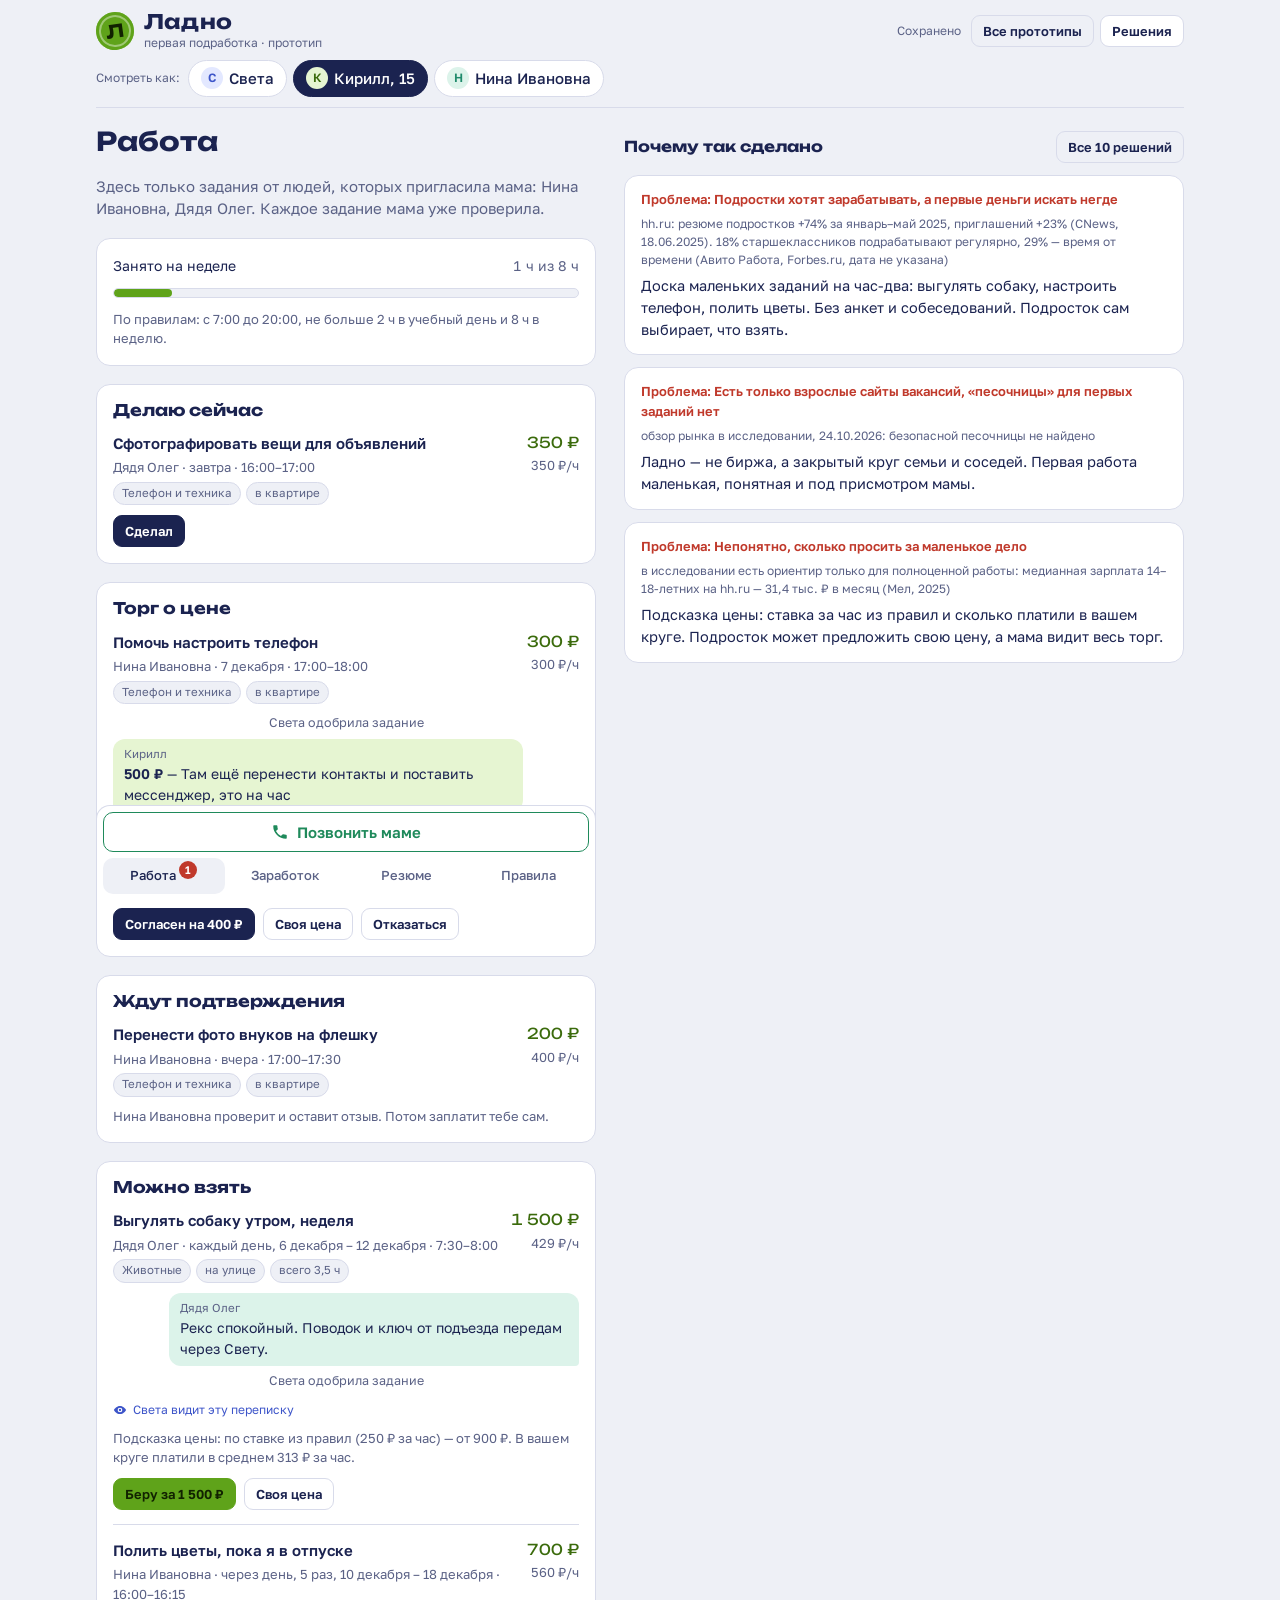
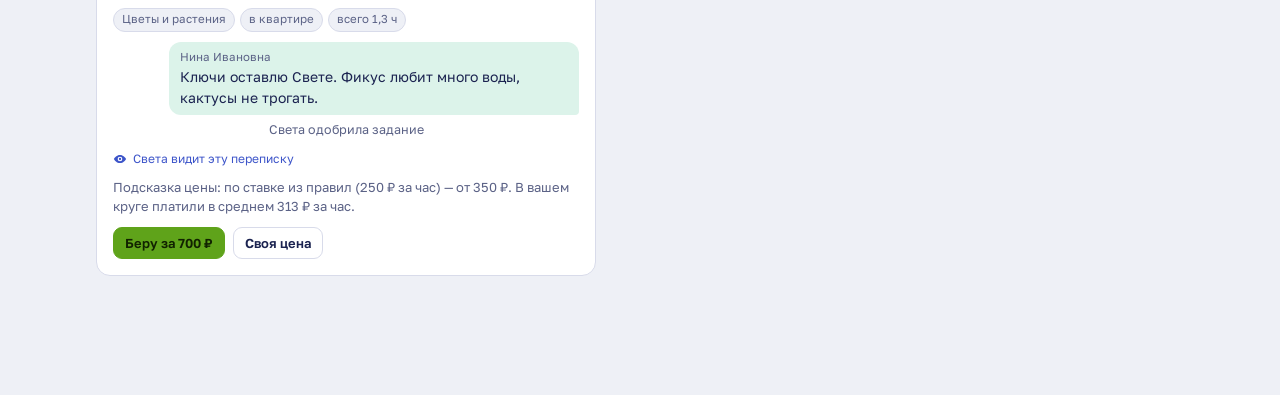
<file: ladno/teen.html>
<!doctype html><html lang="ru"><head><meta charset="utf-8"><meta name="viewport" content="width=device-width,initial-scale=1,viewport-fit=cover"><style>:root{color-scheme:light;padding-top:env(safe-area-inset-top,0px);padding-bottom:env(safe-area-inset-bottom,0px)}body{margin:0;font:14px system-ui,sans-serif}img{max-width:100%}[hidden]{display:none!important}</style></head><body>
<title>Ладно · Подработка</title>
<meta name="claude:viewport-fit-sides" content="cover">
<link rel="preconnect" href="https://fonts.googleapis.com">
<link rel="preconnect" href="https://fonts.gstatic.com" crossorigin>
<link rel="stylesheet" href="https://fonts.googleapis.com/css2?family=Unbounded:wght@500;700&family=Golos+Text:wght@400;500;600&family=Caveat:wght@600&display=swap">
<style>
/* Макет как в «Ладно · Семья»: колонка приложения слева, справа (на широком экране) — «почему так сделано». Акцент — лайм: первые деньги, «зелёный свет» от мамы. */
:root{
  --bg:#eef0f6; --surface:#ffffff; --ink:#1b2350; --muted:#5b6286; --line:#d8dbea;
  --on-ink:#ffffff;
  --accent:#5fa31a; --accent-ink:#3b6b0c; --accent-soft:#e6f5d2; --on-accent:#112200;
  --parent:#3d55c9; --parent-soft:#e3e8ff;
  --rel:#1f8a6b; --rel-soft:#dcf3ea;
  --ok:#1f8a5b; --warn:#b26a00; --warn-soft:#fff0d9; --bad:#c0392b; --bad-soft:#fde6e3;
  --f-display:"Unbounded","Arial Rounded MT Bold","Trebuchet MS",sans-serif;
  --f-body:"Golos Text",system-ui,-apple-system,"Segoe UI",Roboto,sans-serif;
  --f-hand:"Caveat","Segoe Script","Comic Sans MS",cursive;
  --r:14px;
}
@media (prefers-color-scheme: dark){:root:not([data-theme="light"]){
  --bg:#10132a; --surface:#1a1e3c; --ink:#eceefb; --muted:#a3a9cc; --line:#2d335c; --on-ink:#10132a;
  --accent:#9bd94d; --accent-ink:#b6e978; --accent-soft:#24361a; --on-accent:#112200;
  --parent:#8fa2ff; --parent-soft:#262f63; --rel:#4fd1a5; --rel-soft:#143a31;
  --ok:#4cc38a; --warn:#ffb54d; --warn-soft:#3b2a10; --bad:#ff7a6e; --bad-soft:#3d1c1a; color-scheme:dark}}
:root[data-theme="dark"]{
  --bg:#10132a; --surface:#1a1e3c; --ink:#eceefb; --muted:#a3a9cc; --line:#2d335c; --on-ink:#10132a;
  --accent:#9bd94d; --accent-ink:#b6e978; --accent-soft:#24361a; --on-accent:#112200;
  --parent:#8fa2ff; --parent-soft:#262f63; --rel:#4fd1a5; --rel-soft:#143a31;
  --ok:#4cc38a; --warn:#ffb54d; --warn-soft:#3b2a10; --bad:#ff7a6e; --bad-soft:#3d1c1a; color-scheme:dark}

*{box-sizing:border-box}
[hidden]{display:none!important}
body{background:var(--bg);color:var(--ink);font:15px/1.5 var(--f-body)}
body::before{content:"";position:fixed;inset:0 0 auto;height:env(safe-area-inset-top,0px);z-index:10;background:var(--bg)}
button,input,select,textarea{font:inherit;color:inherit}
:focus-visible{outline:3px solid var(--parent);outline-offset:2px;border-radius:8px}
h1,h2,h3{font-family:var(--f-display);font-weight:700;line-height:1.2;text-wrap:balance;margin:0}
p{margin:0}
.shell{max-width:1120px;margin:0 auto;padding-left:max(16px,env(safe-area-inset-left,0px));padding-right:max(16px,env(safe-area-inset-right,0px));padding-block:0}

/* Шапка */
.top{position:sticky;top:env(safe-area-inset-top,0px);z-index:6;background:var(--bg);padding-block:12px 10px;display:grid;gap:10px;border-bottom:1px solid var(--line)}
.top-in{display:flex;align-items:center;justify-content:space-between;gap:10px}
.brand{display:flex;align-items:center;gap:10px;min-width:0}
.brand b{font-family:var(--f-display);font-size:20px;letter-spacing:.01em;display:block;line-height:1}
.brand small{color:var(--muted);font-size:12px;display:block;margin-top:3px;line-height:1.25}
.seal{width:38px;height:38px;flex:none;border-radius:50%;display:grid;place-items:center;background:var(--accent);color:var(--on-accent);font-family:var(--f-display);font-weight:700;font-size:18px;box-shadow:inset 0 0 0 3px var(--accent),inset 0 0 0 5px #fff6;transform:rotate(-8deg)}
.top-acts{display:flex;align-items:center;gap:6px;flex:none}
.saved{font-size:12px;color:var(--muted);transition:color .3s;margin-right:4px}
.saved.flash{color:var(--ok)}
@media (max-width:560px){.saved{display:none}}
@media (max-width:420px){.brand{gap:8px}.seal{width:32px;height:32px;font-size:16px}.brand b{font-size:17px}.brand small{font-size:11px}.top-acts .btn.sm{padding:6px 8px;font-size:12px}}
.roles{display:flex;gap:6px;flex-wrap:wrap}
.role{border:1px solid var(--line);background:var(--surface);border-radius:999px;padding:6px 12px;cursor:pointer;font-weight:500;display:flex;align-items:center;gap:6px}
.role .av{width:22px;height:22px;border-radius:50%;display:grid;place-items:center;font-size:12px;font-weight:600;background:var(--accent-soft);color:var(--accent-ink)}
.role.parent .av{background:var(--parent-soft);color:var(--parent)}
.role.client .av{background:var(--rel-soft);color:var(--rel)}
.role[aria-selected="true"]{background:var(--ink);color:var(--on-ink);border-color:var(--ink)}
.roles-label{font-size:12px;color:var(--muted);align-self:center;margin-right:2px}
@media (max-width:420px){.roles{flex-wrap:nowrap;overflow-x:auto;scrollbar-width:none;gap:4px}.roles::-webkit-scrollbar{display:none}.roles-label{display:none}.role{padding:4px 8px;font-size:13.5px;gap:4px;flex:none}.role .av{width:20px;height:20px;font-size:11px}}

/* Раскладка */
.layout{display:grid;grid-template-columns:minmax(0,1fr);gap:28px;padding-block:18px 0}
.col{min-width:0;display:flex;flex-direction:column;min-height:calc(100vh - 140px)}
#screen{display:flex;flex-direction:column;gap:18px;padding-bottom:24px;flex:1;min-width:0}
#screen.big{font-size:16.5px}
#screen.big .btn{font-size:15.5px}
#screen.big .btn.sm{font-size:14.5px;padding:8px 13px}
aside#why{display:none}
@media (min-width:980px){
  .layout{grid-template-columns:minmax(0,500px) minmax(0,1fr)}
  aside#why{display:block;position:sticky;top:130px;align-self:start}
  .why-inline{display:none}
}

/* Нижние вкладки и «Позвонить маме» */
.tabs{position:sticky;bottom:0;z-index:5;background:var(--surface);border:1px solid var(--line);border-bottom:0;border-radius:var(--r) var(--r) 0 0;display:grid;grid-template-columns:repeat(var(--n,4),minmax(0,1fr));padding:6px 6px calc(6px + env(safe-area-inset-bottom,0px))}
.tab{border:0;background:none;padding:8px 4px;border-radius:10px;cursor:pointer;font-size:13px;font-weight:500;color:var(--muted);position:relative}
.tab[aria-current="page"]{color:var(--ink);background:var(--bg)}
.tab .badge{display:inline-block;vertical-align:top;margin:-5px 0 0 3px;min-width:18px;height:18px;padding:0 5px;border-radius:9px;background:var(--bad);color:#fff;font-size:11px;line-height:18px;font-weight:600}
.callbar{grid-column:1/-1;display:flex;align-items:center;justify-content:center;gap:8px;border:1.5px solid var(--ok);background:transparent;color:var(--ok);border-radius:10px;padding:8px 10px;margin-bottom:6px;font-weight:600;cursor:pointer}
.callbar svg{width:18px;height:18px;flex:none}
.callbar:hover{background:var(--rel-soft)}

/* Блоки */
.screen-title{font-size:26px}
.eyebrow{font-size:11px;letter-spacing:.12em;text-transform:uppercase;color:var(--muted);font-weight:600}
.block{background:var(--surface);border:1px solid var(--line);border-radius:var(--r);padding:16px;display:flex;flex-direction:column;gap:12px;min-width:0}
.block h2{font-size:16px}
.block-head{display:flex;align-items:center;justify-content:space-between;gap:10px;flex-wrap:wrap}
.note,.muted{color:var(--muted)}
.small{font-size:13px}
.empty{color:var(--muted);font-size:14px;padding:6px 0}
.hint{font-size:13px;color:var(--muted)}
.src{font-size:12px;color:var(--muted)}
.num{font-variant-numeric:tabular-nums}
.warnline{color:var(--bad);font-size:13px;font-weight:500}

.btn{border:1px solid var(--line);background:var(--surface);border-radius:10px;padding:9px 14px;cursor:pointer;font-weight:600;white-space:nowrap;text-decoration:none;color:inherit;display:inline-block;line-height:1.4}
.btn:hover{border-color:var(--muted)}
.btn.primary{background:var(--ink);color:var(--on-ink);border-color:var(--ink)}
.btn.accent{background:var(--accent);color:var(--on-accent);border-color:var(--accent)}
.btn.ghost{background:transparent}
.btn.sm{padding:6px 11px;font-size:13px;border-radius:9px}
.btn[disabled]{opacity:.45;cursor:not-allowed}
.chip{border:1px dashed var(--line);background:var(--bg);border-radius:999px;padding:5px 10px;font-size:12.5px;cursor:pointer}
.chip:hover{border-style:solid}
.row{display:flex;gap:8px;flex-wrap:wrap;align-items:center}

.pill{display:inline-block;font-size:11.5px;padding:2px 8px;border-radius:999px;background:var(--bg);color:var(--muted);border:1px solid var(--line);white-space:nowrap}
.pill.hot{background:var(--accent-soft);color:var(--accent-ink);border-color:transparent;font-weight:600}
.pill.ok{background:var(--rel-soft);color:var(--rel);border-color:transparent}
.pill.warn{background:var(--warn-soft);color:var(--warn);border-color:transparent}
.pill.wait{background:var(--parent-soft);color:var(--parent);border-color:transparent}
.pill.bad{background:var(--bad-soft);color:var(--bad);border-color:transparent}

/* Задания */
.task{display:flex;gap:12px;justify-content:space-between;align-items:flex-start}
.task-main{min-width:0;display:flex;flex-direction:column;gap:4px}
.task-title{font-weight:600}
.task-meta{font-size:13px;color:var(--muted)}
.tags{display:flex;gap:5px;flex-wrap:wrap}
.task-side{display:flex;flex-direction:column;align-items:flex-end;gap:2px;flex:none;text-align:right}
.task-pts{font-family:var(--f-display);font-size:15px;color:var(--accent-ink);white-space:nowrap}
.jobs{display:flex;flex-direction:column}
.jobs>.job{padding:14px 0;border-top:1px solid var(--line);display:flex;flex-direction:column;gap:10px;min-width:0}
.jobs>.job:first-child{border-top:0;padding-top:0}
.jobs>.job:last-child{padding-bottom:0}
.rcheck{list-style:none;margin:0;padding:10px 12px;display:grid;gap:4px;font-size:13.5px;background:var(--bg);border-radius:10px}
.rcheck:empty{display:none}
.rcheck li{display:grid;grid-template-columns:18px minmax(0,1fr);gap:6px;align-items:start}
.rcheck li::before{content:"✓";font-weight:700;color:var(--ok);text-align:center}
.rcheck li.warn::before{content:"!";color:var(--warn)}
.rcheck li.bad{color:var(--bad);font-weight:500}
.rcheck li.bad::before{content:"×";color:var(--bad)}

/* Торг и переписка */
.thread{list-style:none;margin:0;padding:0;display:flex;flex-direction:column;gap:6px}
.thread li{max-width:88%;padding:7px 11px;border-radius:12px;font-size:14px;overflow-wrap:anywhere}
.thread li.by-teen{align-self:flex-start;background:var(--accent-soft);border-bottom-left-radius:4px}
.thread li.by-client{align-self:flex-end;background:var(--rel-soft);border-bottom-right-radius:4px}
.thread li.by-parent{align-self:flex-end;background:var(--parent-soft);border-bottom-right-radius:4px}
.thread li.by-sys{align-self:center;max-width:100%;background:none;color:var(--muted);font-size:12.5px;padding:0 6px;text-align:center}
.thread li b{font-weight:600}
.thread .who{display:block;font-size:11.5px;color:var(--muted)}
.seen{font-size:12px;color:var(--parent);display:flex;align-items:center;gap:6px}
.seen svg{width:14px;height:14px;flex:none}
details.conv{border:1px solid var(--line);border-radius:12px;padding:10px 12px;background:var(--bg)}
details.conv summary{cursor:pointer;font-weight:600;font-size:14px}
details.conv[open] summary{margin-bottom:10px}

/* Цель и заработок */
.hero{background:var(--accent-soft);border-radius:20px;padding:18px;display:flex;flex-direction:column;gap:10px}
.hero h1{font-size:24px}
.hero .big{font-family:var(--f-display);font-size:26px;color:var(--accent-ink);font-variant-numeric:tabular-nums}
.hero .big span{font-family:var(--f-body);font-size:14px;color:var(--muted);font-weight:500}
.meter{height:16px;border-radius:8px;background:var(--surface);overflow:hidden;box-shadow:inset 0 0 0 1px var(--line)}
.meter i{display:block;height:100%;background:var(--accent);border-radius:8px;transition:width .7s ease}
.list{list-style:none;margin:0;padding:0;display:flex;flex-direction:column}
.list li{display:flex;justify-content:space-between;gap:10px;padding:8px 0;border-top:1px solid var(--line);font-size:14px}
.list li:first-child{border-top:0}
.list .d{color:var(--muted);font-size:12.5px}
.list .right{display:flex;flex-direction:column;align-items:flex-end;gap:3px;flex:none;text-align:right}
.plus{color:var(--ok);font-weight:600;font-variant-numeric:tabular-nums;white-space:nowrap}
.banner{border-radius:12px;padding:12px 14px;display:flex;gap:10px;justify-content:space-between;align-items:center;flex-wrap:wrap;font-size:14px}
.banner.warn{background:var(--warn-soft)}
.banner.bad{background:var(--bad-soft)}
.banner.gold{background:var(--accent-soft)}
.banner.info{background:var(--parent-soft)}
.stats{display:grid;grid-template-columns:repeat(3,minmax(0,1fr));gap:8px}
.stat{background:var(--surface);border:1px solid var(--line);border-radius:12px;padding:10px 12px;min-width:0}
.stat b{font-family:var(--f-display);font-size:20px;display:block;font-variant-numeric:tabular-nums;white-space:nowrap;overflow:hidden;text-overflow:ellipsis}
.stat span{font-size:12px;color:var(--muted)}
@media (max-width:420px){.stat{padding:9px 10px}.stat b{font-size:16px}}
.bar{height:10px;border-radius:5px;background:var(--bg);overflow:hidden;border:1px solid var(--line)}
.bar i{display:block;height:100%;background:var(--accent);border-radius:5px}
.bar i.over{background:var(--bad)}
.bar-top{display:flex;justify-content:space-between;font-size:14px;gap:8px}

/* Резюме и отзывы */
.stars,.stat .stars{color:var(--warn);letter-spacing:1px;white-space:nowrap}
.stars .off,.stat .stars .off{color:var(--line)}
.review{background:var(--rel-soft);border-radius:var(--r);padding:12px 14px;display:flex;flex-direction:column;gap:2px}
.review .who{font-size:12px;color:var(--rel);font-weight:600;display:flex;gap:6px;flex-wrap:wrap;align-items:center}
.review q{font-family:var(--f-hand);font-size:22px;line-height:1.2;quotes:"«" "»"}
.reviews{display:grid;gap:8px}
.cv-head{display:flex;gap:14px;align-items:center}
.cv-av{width:56px;height:56px;flex:none;border-radius:50%;background:var(--accent);color:var(--on-accent);font-family:var(--f-display);font-weight:700;font-size:24px;display:grid;place-items:center;transform:rotate(-6deg)}
.cv .stats .stat{background:var(--bg)}

/* Круг доверия */
.members{display:flex;flex-direction:column}
.member{display:grid;grid-template-columns:40px minmax(0,1fr);gap:12px;align-items:start;padding:12px 0;border-top:1px solid var(--line)}
.members>.member:first-child{border-top:0;padding-top:0}
.member .av{width:40px;height:40px;border-radius:50%;display:grid;place-items:center;font-weight:600;background:var(--rel-soft);color:var(--rel)}
.member .av.wait{background:var(--bg);color:var(--muted);border:1.5px dashed var(--line)}
.member .av.me{background:var(--parent-soft);color:var(--parent)}
.member .av.teen{background:var(--accent-soft);color:var(--accent-ink)}
.member-main{min-width:0;display:flex;flex-direction:column;gap:4px}
.linkbox{display:flex;gap:6px;align-items:center}
.linkbox input{flex:1;min-width:0;padding:8px 10px;border:1px solid var(--line);border-radius:9px;background:var(--bg);font-size:13px}

/* Правила */
.paper{background:var(--surface);border:1px solid var(--line);border-radius:6px;padding:20px 18px;display:flex;flex-direction:column;gap:14px;position:relative;min-width:0}
.paper h2{font-size:18px;padding-right:118px}
.paper .ver{font-size:12px;color:var(--muted)}
.clauses{margin:0;padding-left:24px;display:flex;flex-direction:column;gap:10px}
.clauses li{padding-left:4px}
.clauses li::marker{font-family:var(--f-display);font-size:13px;color:var(--accent-ink)}
.signs{display:grid;grid-template-columns:repeat(auto-fit,minmax(130px,1fr));gap:12px;border-top:1px dashed var(--line);padding-top:14px}
.sign{display:flex;flex-direction:column;gap:2px;min-width:0}
.sign .hand{font-family:var(--f-hand);font-size:26px;line-height:1;color:var(--parent);min-height:28px}
.sign .who{font-size:12px;color:var(--muted);border-top:1px solid var(--muted);padding-top:3px}
.stamp{position:absolute;right:14px;top:14px;transform:rotate(9deg);border:2px solid var(--ok);color:var(--ok);border-radius:8px;padding:2px 8px;font-family:var(--f-display);font-size:11px;letter-spacing:.06em}
.stamp.no{border-color:var(--warn);color:var(--warn)}
.setting{display:grid;grid-template-columns:minmax(0,1fr) auto;gap:4px 12px;align-items:center;padding:10px 0;border-top:1px solid var(--line)}
.setting:first-of-type{border-top:0}
.setting label{font-weight:500}
.setting .hint{grid-column:1/-1}
.setting input[type="number"]{width:84px;padding:6px 8px;border:1px solid var(--line);border-radius:8px;background:var(--bg);text-align:right}
.switch{appearance:none;width:44px;height:26px;border-radius:13px;background:var(--line);position:relative;cursor:pointer;transition:background .2s;margin:0}
.switch::after{content:"";position:absolute;top:3px;left:3px;width:20px;height:20px;border-radius:50%;background:#fff;transition:left .2s}
.switch:checked{background:var(--ok)}
.switch:checked::after{left:21px}

/* Почему так */
.why{display:flex;flex-direction:column;gap:12px}
.why-card{background:var(--surface);border:1px solid var(--line);border-radius:var(--r);padding:14px 16px;display:flex;flex-direction:column;gap:6px}
.why-card .p{font-size:13px;color:var(--bad);font-weight:600}
.why-card .src{font-size:12px;color:var(--muted)}
.why-card .s{font-size:14.5px}
.why-head{display:flex;justify-content:space-between;align-items:center;gap:10px}
.why-head h2{font-size:15px}
details.why-inline{background:var(--surface);border:1px solid var(--line);border-radius:var(--r);padding:12px 16px}
details.why-inline summary{cursor:pointer;font-weight:600}
details.why-inline[open] summary{margin-bottom:10px}
details.why-inline .why-card{border:0;padding:10px 0;border-top:1px solid var(--line);border-radius:0}
.whyblock{border-left:4px solid var(--accent)}
.sol{display:grid;gap:10px}
.future{list-style:none;margin:0;padding:0;display:grid;gap:10px}
.future li{display:grid;grid-template-columns:auto minmax(0,1fr);gap:10px;align-items:start}
.future li::before{content:"";width:10px;height:10px;margin-top:7px;border-radius:3px;background:var(--parent)}

/* Окно формы */
.sheet{position:fixed;inset:0;z-index:20;display:grid;align-items:end;justify-items:center}
.sheet-back{position:absolute;inset:0;background:#0b0e2299}
.sheet-card{position:relative;width:min(520px,100%);max-height:88vh;overflow:auto;background:var(--surface);border-radius:20px 20px 0 0;padding:20px max(18px,env(safe-area-inset-left,0px)) calc(18px + env(safe-area-inset-bottom,0px));display:flex;flex-direction:column;gap:12px;animation:up .22s ease}
@media (min-width:640px){.sheet{align-items:center}.sheet-card{border-radius:20px}}
@keyframes up{from{transform:translateY(24px);opacity:.6}}
.sheet-card h2{font-size:18px}
.fld{display:flex;flex-direction:column;gap:5px;min-width:0}
.fld label,.lbl{font-size:13px;font-weight:600}
.fld input,.fld select,.fld textarea{border:1px solid var(--line);background:var(--bg);border-radius:10px;padding:10px 12px;width:100%;min-width:0}
.grid2{display:grid;grid-template-columns:repeat(2,minmax(0,1fr));gap:10px}
.sheet-actions{display:flex;gap:8px;justify-content:flex-end}
.err{color:var(--bad);font-size:13px;min-height:1px}
.err:empty{display:none}
.rate{display:flex;flex-direction:column;gap:4px}
.stars-in{display:flex;flex-direction:row-reverse;justify-content:flex-end;gap:2px}
.stars-in label{font-size:34px;line-height:1;color:var(--line);cursor:pointer;padding:0 2px;position:relative}
.stars-in input{position:absolute;opacity:0;width:1px;height:1px;margin:0}
.stars-in label:has(input:checked),.stars-in label:has(input:checked)~label{color:var(--warn)}
.stars-in label:has(input:focus-visible){outline:3px solid var(--parent);border-radius:6px}
.opts{display:grid;gap:8px}
.opt{display:flex;gap:10px;align-items:center;border:1px solid var(--line);border-radius:10px;padding:10px 12px;background:var(--bg);cursor:pointer;font-weight:500}
.opt:has(input:checked){border-color:var(--ok);background:var(--rel-soft)}
.toast{position:fixed;left:50%;bottom:calc(124px + env(safe-area-inset-bottom,0px));transform:translateX(-50%);background:var(--ink);color:var(--on-ink);padding:10px 16px;border-radius:12px;font-size:14px;z-index:30;max-width:calc(100% - 32px);box-shadow:0 8px 24px #0004;transition:opacity .25s}
.toast[hidden]{display:none!important}
@media (prefers-reduced-motion: reduce){*{transition:none!important;animation:none!important}}
</style>

<div class="shell">
  <header class="top">
    <div class="top-in">
      <div class="brand"><span class="seal" aria-hidden="true">Л</span><div><b>Ладно</b><small>первая подработка · прототип</small></div></div>
      <div class="top-acts"><span id="saved" class="saved">Сохранено</span><a class="btn sm ghost" href="index.html">Все прототипы</a><button class="btn sm" data-act="solutions">Решения</button></div>
    </div>
    <div id="roles" class="roles" role="tablist" aria-label="Чьими глазами смотреть"></div>
  </header>
  <div class="layout">
    <div class="col">
      <main id="screen" aria-live="polite"></main>
      <nav id="tabs" class="tabs" aria-label="Разделы"></nav>
    </div>
    <aside id="why" aria-label="Почему так сделано"></aside>
  </div>
</div>

<div id="sheet" class="sheet" hidden>
  <div class="sheet-back" data-act="closeSheet"></div>
  <form id="sheet-form" class="sheet-card" novalidate>
    <h2 id="sheet-title"></h2>
    <div id="sheet-body" style="display:flex;flex-direction:column;gap:12px"></div>
    <p id="sheet-err" class="err" role="alert"></p>
    <div class="sheet-actions"><button type="button" class="btn ghost" data-act="closeSheet">Отмена</button><button id="sheet-ok" class="btn primary" type="submit">Готово</button></div>
  </form>
</div>
<div id="toast" class="toast" role="status" hidden></div>

<script>
(function(){
'use strict';
const KEY='ladno-teen-v1', UIKEY='ladno-teen-ui-v1', DAY=864e5, H=36e5;
const $=s=>document.querySelector(s);
const esc=s=>String(s??'').replace(/[&<>"']/g,c=>({'&':'&amp;','<':'&lt;','>':'&gt;','"':'&quot;',"'":'&#39;'}[c]));
const fmt=n=>Math.round(n).toLocaleString('ru-RU');
function pl(n,a,b,c){n=Math.abs(Math.round(n));const m=n%100,k=n%10;if(m>10&&m<20)return c;if(k===1)return a;if(k>=2&&k<=4)return b;return c}
const rub=n=>fmt(n)+'\u00a0₽';
const dec=x=>String(Math.round(x*10)/10).replace('.',',');
const hrs=h=>h<1?Math.round(h*60)+' мин':dec(h)+' ч';
const hm=h=>{const m=Math.round(h*60);return Math.floor(m/60)+':'+String(m%60).padStart(2,'0')};
const sod=t=>{const d=new Date(t);d.setHours(0,0,0,0);return d.getTime()};
function ago(t){const d=Math.round((sod(Date.now())-sod(t))/DAY);return d<=0?'сегодня':d===1?'вчера':d+' '+pl(d,'день','дня','дней')+' назад'}
const dstr=t=>new Date(t).toLocaleDateString('ru-RU',{day:'numeric',month:'long'});
function dayLabel(t){const d=Math.round((sod(t)-sod(Date.now()))/DAY);return d===0?'сегодня':d===1?'завтра':d===-1?'вчера':dstr(t)}
const uid=()=>Math.random().toString(36).slice(2,9);
const ICON_PHONE='<svg viewBox="0 0 24 24" aria-hidden="true"><path fill="currentColor" d="M6.6 10.8a15.1 15.1 0 0 0 6.6 6.6l2.2-2.2c.3-.3.7-.4 1-.2 1.1.4 2.3.6 3.6.6.6 0 1 .4 1 1V20c0 .6-.4 1-1 1A17 17 0 0 1 3 4c0-.6.4-1 1-1h3.5c.6 0 1 .4 1 1 0 1.3.2 2.5.6 3.6.1.3 0 .7-.2 1l-2.3 2.2z"/></svg>';
const ICON_EYE='<svg viewBox="0 0 24 24" aria-hidden="true"><path fill="currentColor" d="M12 5C6.5 5 2.7 9.4 1.5 12c1.2 2.6 5 7 10.5 7s9.3-4.4 10.5-7C21.3 9.4 17.5 5 12 5zm0 11a4 4 0 1 1 0-8 4 4 0 0 1 0 8zm0-2a2 2 0 1 0 0-4 2 2 0 0 0 0 4z"/></svg>';

/* ---------- Справочники ---------- */
const CATS={pets:'Животные',tech:'Телефон и техника',plants:'Цветы и растения',errands:'Покупки до двери',home:'Помощь по дому'};
const SKILL={pets:'Ответственность за животных',tech:'Настройка телефонов и приложений',plants:'Уход за растениями',errands:'Пунктуальность',home:'Аккуратность в работе'};
const PLACES={street:'на улице',door:'до двери',inside:'в квартире'};
const PLACE_LONG={street:'На улице или у подъезда',door:'До двери квартиры, внутрь не заходить',inside:'Внутри квартиры'};
const DURS=[[0.25,'15 минут'],[0.5,'30 минут'],[1,'1 час'],[1.5,'1,5 часа'],[2,'2 часа'],[3,'3 часа']];
const TPL=[['Выгулять собаку','pets',0.5,'08:00','street',300],['Помочь с телефоном','tech',1,'17:00','inside',300],['Полить цветы','plants',0.25,'16:00','inside',150],['Занести покупки до двери','errands',0.25,'18:00','door',200],['Помочь разобрать вещи','home',1,'15:00','inside',300]];
const REV=['Пришёл вовремя','Всё аккуратно','Объяснил понятно','Вежливый и спокойный'];

/* ---------- Пример: Света, Кирилл и круг доверия ---------- */
function seed(){
  const n=Date.now(),d0=sod(n);
  const J=o=>Object.assign({msgs:[],deal:null,every:1,days:1,place:'street',final:null,review:null,paid:null,alloc:null,t:n},o);
  const sys=text=>({by:'sys',text});
  return {
    v:1,
    parent:{id:'sveta',name:'Света',phone:'+7 9•• •••-12-34'},
    teen:{id:'kirill',name:'Кирилл',age:15},
    circle:[
      {id:'nina',name:'Нина Ивановна',age:71,kin:'соседка',rel:'соседка с 5 этажа',status:'in',since:n-46*DAY},
      {id:'oleg',name:'Дядя Олег',kin:'родственник',rel:'брат Светы',status:'in',since:n-60*DAY},
      {id:'tanya',name:'Татьяна Петровна',kin:'соседка',rel:'соседка из 12-й квартиры',status:'invited',since:n-DAY,link:'https://ladno.example/krug/t7k2m'}],
    rules:{ver:2,end:20,day:2,week:8,rate:250,rounds:2,cats:{pets:true,tech:true,plants:true,errands:true,home:true},signed:{sveta:true,kirill:true}},
    goal:{title:'Наушники',price:8000,saves:[
      {amt:2500,t:n-40*DAY,note:'накопил раньше'},{amt:600,t:n-18*DAY,job:'h4'},{amt:600,t:n-12*DAY,job:'h1'},{amt:300,t:n-9*DAY,job:'h2'},{amt:250,t:n-6*DAY,job:'h3'}]},
    jobs:[
      J({id:'j4',title:'Занести продукты на 5 этаж',by:'nina',cat:'errands',from:d0+DAY,start:18,dur:.25,place:'door',price:200,status:'review',t:n-40*60e3,msgs:[{by:'nina',text:'Привезут доставкой к подъезду, а лифт не работает.'}]}),
      J({id:'j5',title:'Помочь собрать шкаф',by:'oleg',cat:'home',from:d0+3*DAY,start:19,dur:2,place:'inside',price:800,status:'review',t:n-2*H,msgs:[{by:'oleg',text:'Инструмент мой, Кирилл держит и подаёт детали.'}]}),
      J({id:'j1',title:'Выгулять собаку утром, неделя',by:'oleg',cat:'pets',from:d0+DAY,days:7,start:7.5,dur:.5,price:1500,status:'open',t:n-5*H,msgs:[{by:'oleg',text:'Рекс спокойный. Поводок и ключ от подъезда передам через Свету.'},sys('Света одобрила задание')]}),
      J({id:'j2',title:'Помочь настроить телефон',by:'nina',cat:'tech',from:d0+2*DAY,start:17,dur:1,place:'inside',price:300,status:'deal',deal:'open',t:n-26*H,msgs:[sys('Света одобрила задание'),{by:'kirill',price:500,text:'Там ещё перенести контакты и поставить мессенджер, это на час'},{by:'nina',price:400,text:'Давай 400, а пирожки бесплатно'}]}),
      J({id:'j3',title:'Полить цветы, пока я в отпуске',by:'nina',cat:'plants',from:d0+5*DAY,days:5,every:2,start:16,dur:.25,place:'inside',price:700,status:'open',t:n-30*H,msgs:[{by:'nina',text:'Ключи оставлю Свете. Фикус любит много воды, кактусы не трогать.'},sys('Света одобрила задание')]}),
      J({id:'j7',title:'Сфотографировать вещи для объявлений',by:'oleg',cat:'tech',from:d0+DAY,start:16,dur:1,place:'inside',price:350,final:350,status:'taken',t:n-2*DAY,msgs:[sys('Света одобрила задание'),sys('Кирилл взял задание за 350 ₽')]}),
      J({id:'j6',title:'Перенести фото внуков на флешку',by:'nina',cat:'tech',from:d0-DAY,start:17,dur:.5,place:'inside',price:200,final:200,status:'done',t:n-3*DAY,tDone:n-20*H,msgs:[sys('Света одобрила задание'),sys('Кирилл взял задание за 200 ₽'),{by:'kirill',text:'Готово! Все фото на флешке, в папке «Внуки».'}]}),
      J({id:'h3',title:'Вынести старые журналы в макулатуру',by:'nina',cat:'errands',from:d0-6*DAY,start:18,dur:.5,place:'door',price:250,final:250,status:'paid',t:n-8*DAY,tDone:n-6*DAY,review:{stars:4,text:'Всё хорошо, но опоздал на 15 минут',t:n-6*DAY},paid:{how:'cash',t:n-6*DAY},alloc:250}),
      J({id:'h2',title:'Настроить видеозвонки с внуками',by:'nina',cat:'tech',from:d0-9*DAY,start:17,dur:1,place:'inside',price:300,final:300,status:'paid',t:n-11*DAY,tDone:n-9*DAY,review:{stars:5,text:'Объяснил терпеливо и записал мне всё на листочек',t:n-9*DAY},paid:{how:'cash',t:n-9*DAY},alloc:300}),
      J({id:'h1',title:'Погулять с Рексом в выходные',by:'oleg',cat:'pets',from:d0-13*DAY,days:2,start:9,dur:1,price:600,final:600,status:'paid',t:n-15*DAY,tDone:n-12*DAY,review:{stars:5,text:'Рекс доволен, всё строго по времени',t:n-12*DAY},paid:{how:'card',t:n-12*DAY},alloc:600}),
      J({id:'h4',title:'Помочь покрасить забор на даче',by:'oleg',cat:'home',from:d0-19*DAY,days:2,start:11,dur:2,price:1200,final:1200,status:'paid',t:n-21*DAY,tDone:n-18*DAY,review:{stars:5,text:'Работал наравне со мной, молодец',t:n-18*DAY},paid:{how:'card',t:n-18*DAY},alloc:600})],
    log:[
      {id:uid(),t:n-40*60e3,text:'Нина Ивановна предложила задание «Занести продукты на 5 этаж»',job:'j4'},
      {id:uid(),t:n-2*H,text:'Дядя Олег предложил задание «Помочь собрать шкаф»',job:'j5'},
      {id:uid(),t:n-20*H,text:'Кирилл отметил: «Перенести фото внуков на флешку» сделано',job:'j6'},
      {id:uid(),t:n-DAY,text:'Света пригласила в круг Татьяну Петровну',kind:'circle'},
      {id:uid(),t:n-6*DAY,text:'Нина Ивановна отметила оплату: 250 ₽ наличными',job:'h3'},
      {id:uid(),t:n-9*DAY,text:'Нина Ивановна отметила оплату: 300 ₽ наличными',job:'h2'},
      {id:uid(),t:n-12*DAY,text:'Дядя Олег отметил оплату: 600 ₽ на карту Кирилла',job:'h1'},
      {id:uid(),t:n-18*DAY,text:'Дядя Олег отметил оплату: 1 200 ₽ на карту Кирилла',job:'h4'},
      {id:uid(),t:n-25*DAY,text:'Света и Кирилл подписали правила, версия 2',kind:'rules'},
      {id:uid(),t:n-46*DAY,text:'Нина Ивановна вошла в круг доверия',kind:'circle'},
      {id:uid(),t:n-60*DAY,text:'Света создала круг доверия и дала согласие на данные Кирилла',kind:'rules'}]
  };
}
function load(){try{const s=JSON.parse(localStorage.getItem(KEY));if(s&&s.v===1&&s.jobs&&s.rules&&s.circle)return s}catch(e){}return null}
let S=load()||seed();
let UI={role:'kirill',tab:'work'};
try{Object.assign(UI,JSON.parse(localStorage.getItem(UIKEY))||{})}catch(e){}
function persist(){
  try{localStorage.setItem(KEY,JSON.stringify(S));localStorage.setItem(UIKEY,JSON.stringify(UI))}catch(e){}
  const el=$('#saved');el.textContent='Сохранено';el.classList.add('flash');clearTimeout(persist.t);persist.t=setTimeout(()=>el.classList.remove('flash'),900);
}
let toastT;
function toast(m){const t=$('#toast');t.textContent=m;t.hidden=false;clearTimeout(toastT);toastT=setTimeout(()=>t.hidden=true,2800)}
function commit(msg){persist();render();if(msg)toast(msg)}

/* ---------- Помощники ---------- */
const kindOf=r=>r==='sveta'?'parent':r==='kirill'?'teen':'client';
const K=()=>kindOf(UI.role);
const member=id=>S.circle.find(m=>m.id===id);
function pname(id){if(id==='sveta')return S.parent.name;if(id==='kirill')return S.teen.name;const m=member(id);return m?m.name:'Участник круга'}
const job=id=>S.jobs.find(j=>j.id===id);
const hoursOf=j=>j.dur*j.days;
const perHour=(p,j)=>p/Math.max(.25,hoursOf(j));
const weekLoad=j=>j.dur*Math.min(j.days,Math.ceil(7/j.every));
const weekUsed=()=>S.jobs.filter(j=>j.status==='taken').reduce((s,j)=>s+weekLoad(j),0);
const priceOf=j=>j.final!=null?j.final:j.price;
const allSigned=()=>S.rules.signed.sveta&&S.rules.signed.kirill;
const offers=j=>j.msgs.filter(m=>m.price!=null);
const lastOffer=j=>{const o=offers(j);return o[o.length-1]};
const dealTurn=j=>lastOffer(j).by==='kirill'?'client':'teen';
const maxOffers=()=>S.rules.rounds*2-1;
const goalSaved=()=>S.goal.saves.reduce((s,x)=>s+x.amt,0);
function addLog(text,o){S.log.unshift(Object.assign({id:uid(),t:Date.now(),text},o||{}))}
function sys(j,text){j.msgs.push({by:'sys',text,t:Date.now()})}
function empty(m){return `<p class="empty">${m}</p>`}
function avgRate(){const p=S.jobs.filter(j=>j.status==='paid'),h=p.reduce((s,j)=>s+hoursOf(j),0);return h?p.reduce((s,j)=>s+j.final,0)/h:0}
const minPrice=j=>Math.max(50,Math.ceil(S.rules.rate*hoursOf(j)/50)*50);
function priceHint(j){const a=avgRate();return `Подсказка цены: по ставке из правил (${rub(S.rules.rate)} за час) — от ${rub(minPrice(j))}.`+(a?` В вашем круге платили в среднем ${rub(a)} за час.`:'')}
function whenText(j){if(j.days===1)return dayLabel(j.from);const last=j.from+(j.days-1)*j.every*DAY;return `${j.every===2?'через день, '+j.days+' '+pl(j.days,'раз','раза','раз'):'каждый день'}, ${dstr(j.from)} – ${dstr(last)}`}
function stars(n){const r=Math.round(n);return `<span class="stars" role="img" aria-label="Оценка ${dec(n)} из 5">${'★'.repeat(r)}<span class="off">${'★'.repeat(5-r)}</span></span>`}
function checks(j){
  const r=S.rules,end=j.start+j.dur,m=member(j.by),out=[],ph=perHour(j.price,j);
  out.push(m&&m.status==='in'?{l:'ok',t:`${m.name} — из круга доверия`}:{l:'bad',t:'Этого взрослого нет в круге доверия'});
  out.push(r.cats[j.cat]?{l:'ok',t:`Можно по правилам: ${CATS[j.cat].toLowerCase()}`}:{l:'bad',t:`«${CATS[j.cat]}» выключено в правилах`});
  out.push(j.start>=7&&end<=r.end?{l:'ok',t:`Время ${hm(j.start)}–${hm(end)}: с 7:00 до ${r.end}:00`}:{l:'bad',t:`Время ${hm(j.start)}–${hm(end)}: по правилам можно только с 7:00 до ${r.end}:00`});
  out.push(j.dur<=r.day?{l:'ok',t:`${hrs(j.dur)} в день: в учебный день можно до ${hrs(r.day)}`}:{l:'bad',t:`${hrs(j.dur)} в день: в учебный день можно не больше ${hrs(r.day)}`});
  out.push(ph>=r.rate?{l:'ok',t:`${rub(ph)} за час: не ниже ставки из правил (${rub(r.rate)})`}:{l:'warn',t:`${rub(ph)} за час: ниже ставки из правил (${rub(r.rate)})`});
  if(j.place==='inside')out.push({l:'warn',t:'Внутри квартиры: вы будете знать адрес и время'});
  return out;
}
const blocked=j=>checks(j).some(c=>c.l==='bad');
function canTake(j){
  if(!allSigned())return 'Сначала вы с мамой подписываете новую версию правил.';
  if(blocked(j))return 'Задание не подходит под нынешние правила. Мама уже видит это.';
  const L=weekUsed();if(L+weekLoad(j)>S.rules.week)return `Не влезает в лимит недели: занято ${hrs(L)} из ${hrs(S.rules.week)}, а это задание — ${hrs(weekLoad(j))} в неделю.`;
  return '';
}
function statusPill(j){
  const k=K(),cl=k==='client';
  const M={review:['wait',cl?'у Светы на проверке':'ждёт одобрения мамы'],open:['',cl?'Кирилл ещё не взял':'можно взять'],deal:['hot','торг'],taken:['wait','в работе'],done:['warn','ждёт подтверждения'],confirmed:['warn','ждёт оплаты'],paid:['ok','оплачено'],declined:['bad','не одобрено'],cancelled:['bad','отменено']};
  const p=M[j.status];return p?`<span class="pill ${p[0]}">${p[1]}</span>`:'';
}
function jobMain(j,withStatus){
  const end=j.start+j.dur,p=priceOf(j),who=K()==='client'?'':esc(pname(j.by))+' · ';
  return `<div class="task"><div class="task-main"><div class="task-title">${esc(j.title)}</div><div class="task-meta">${who}${esc(whenText(j))} · ${hm(j.start)}–${hm(end)}</div>
  <div class="tags"><span class="pill">${esc(CATS[j.cat])}</span><span class="pill">${PLACES[j.place]}</span>${j.days>1?`<span class="pill">всего ${hrs(hoursOf(j))}</span>`:''}${withStatus?statusPill(j):''}</div></div>
  <div class="task-side"><div class="task-pts num">${rub(p)}</div><span class="small muted num">${rub(perHour(p,j))}/ч</span></div></div>`;
}
function threadHtml(j){
  if(!j.msgs.length)return '';
  const li=j.msgs.map(m=>{
    if(m.by==='sys')return `<li class="by-sys">${esc(m.text)}</li>`;
    const cls=m.by==='kirill'?'by-teen':m.by==='sveta'?'by-parent':'by-client';
    return `<li class="${cls}"><span class="who">${esc(pname(m.by))}</span>${m.price!=null?`<b class="num">${rub(m.price)}</b>${m.text?' — ':''}`:''}${esc(m.text)}</li>`}).join('');
  return `<ul class="thread">${li}</ul>${K()==='parent'?'':`<p class="seen">${ICON_EYE}Света видит эту переписку</p>`}`;
}
function dealFoot(j){
  if(j.deal!=='open')return '';
  const vk=K(),turn=dealTurn(j),last=lastOffer(j),n=offers(j).length,can=n<maxOffers();
  if(vk==='parent')return `<p class="hint">Ход ${n} из ${maxOffers()}. Ждём ответа: ${turn==='teen'?'Кирилл':esc(pname(j.by))}.</p>`;
  if(vk!==turn)return `<p class="hint">Ждём ответа: ${turn==='teen'?'Кирилл':esc(pname(j.by))}. Ход ${n} из ${maxOffers()}.</p>`;
  const why=vk==='teen'?canTake(j):'';
  return `${why?`<p class="warnline">${esc(why)}</p>`:''}<div class="row"><button class="btn sm primary" data-act="dAccept" data-id="${j.id}" ${why?'disabled':''}>${vk==='teen'?'Согласен на':'Принять'} ${rub(last.price)}</button>${can?`<button class="btn sm" data-act="dCounter" data-id="${j.id}">Своя цена</button>`:''}<button class="btn sm ghost" data-act="dDecline" data-id="${j.id}">${vk==='teen'?'Отказаться':'Оставить '+rub(j.price)}</button></div>
  ${!can&&vk==='client'?'<p class="hint">Это последнее предложение: по правилам последнее слово за вами.</p>':''}`;
}
function signBanner(who){
  if(S.rules.signed[who])return '';
  return `<div class="banner gold"><span>Правила изменились (версия ${S.rules.ver}). ${who==='kirill'?'Прочитай и подпиши. Пока оба не подпишут, новые задания брать нельзя.':'Подпишите новую версию.'}</span><button class="btn sm" data-act="tab" data-tab="rules">Открыть</button></div>`;
}
function weekBar(){
  const L=weekUsed(),w=S.rules.week,r=L/w;
  return `<div class="bar-top"><span>Занято на неделе</span><span class="num muted">${hrs(L)} из ${hrs(w)}</span></div><div class="bar" role="img" aria-label="Занято ${dec(L)} из ${dec(w)} часов"><i class="${r>1?'over':''}" style="width:${Math.min(100,r*100).toFixed(1)}%"></i></div>`;
}
function moneyWhy(forTeen){
  return `<section class="block whyblock"><p class="eyebrow">Почему так</p><h2>${forTeen?'Деньги приходят тебе, а не в приложение':'Оплата — не через приложение'}</h2>
  <p class="small">${forTeen?'Заказчик платит тебе сам: наличными или на твою карту. Ладно деньги не хранит и не переводит, а только записывает «Оплачено». С 14 лет свой заработок ты тратишь и копишь сам.':'Вы платите Кириллу сами, как привыкли: наличными или переводом на его карту. Ладно деньги не хранит и не переводит, а только записывает «Оплачено».'}</p>
  <p class="small">Так приложению не нужна банковская лицензия, и не возникает сложностей с платежами несовершеннолетним. По исследованию, реальные деньги детям в России сейчас идут только через банки.</p>
  <p class="src">Исследование «Семейная мотивация и единые сервисы», 24.10.2026 · ст. 26 ГК РФ: с 14 лет подросток сам распоряжается заработком (по Большой российской энциклопедии)</p></section>`;
}

/* ---------- Подросток ---------- */
const TV={};
TV.work=()=>{
  const by=s=>S.jobs.filter(j=>j.status===s);
  const taken=by('taken'),deals=by('deal'),done=by('done'),open=by('open');
  const openH=open.map(j=>{const why=canTake(j),dec_=j.deal==='declined';
    return `<div class="job">${jobMain(j)}${j.msgs.some(m=>m.by!=='sys')?threadHtml(j):''}<p class="hint">${priceHint(j)}</p>${why?`<p class="warnline">${esc(why)}</p>`:''}
    <div class="row"><button class="btn sm accent" data-act="take" data-id="${j.id}" ${why?'disabled':''}>Беру за ${rub(j.price)}</button>${dec_?'<span class="hint">Торг уже был: цена осталась прежней</span>':`<button class="btn sm" data-act="counter" data-id="${j.id}" ${why?'disabled':''}>Своя цена</button>`}</div></div>`}).join('');
  const clients=S.circle.filter(m=>m.status==='in').map(m=>esc(m.name)).join(', ');
  return `${signBanner('kirill')}<h1 class="screen-title">Работа</h1>
  <p class="muted">Здесь только задания от людей, которых пригласила мама: ${clients||'пока никого'}. Каждое задание мама уже проверила.</p>
  <section class="block">${weekBar()}<p class="hint">По правилам: с 7:00 до ${S.rules.end}:00, не больше ${hrs(S.rules.day)} в учебный день и ${hrs(S.rules.week)} в неделю.</p></section>
  ${taken.length?`<section class="block"><h2>Делаю сейчас</h2><div class="jobs">${taken.map(j=>`<div class="job">${jobMain(j)}<div class="row"><button class="btn sm primary" data-act="done" data-id="${j.id}">Сделал</button></div></div>`).join('')}</div></section>`:''}
  ${deals.length?`<section class="block"><h2>Торг о цене</h2><div class="jobs">${deals.map(j=>`<div class="job">${jobMain(j)}${threadHtml(j)}${dealFoot(j)}</div>`).join('')}</div></section>`:''}
  ${done.length?`<section class="block"><h2>Ждут подтверждения</h2><div class="jobs">${done.map(j=>`<div class="job">${jobMain(j)}<p class="hint">${esc(pname(j.by))} проверит и оставит отзыв. Потом заплатит тебе сам.</p></div>`).join('')}</div></section>`:''}
  <section class="block"><h2>Можно взять</h2><div class="jobs">${openH||empty('Новых заданий пока нет. Их добавляют люди из круга доверия, а мама проверяет.')}</div></section>`;
};
TV.earn=()=>{
  const g=S.goal,saved=goalSaved(),p=Math.min(1,saved/g.price),m30=Date.now()-30*DAY;
  const paid=S.jobs.filter(j=>j.status==='paid');
  const earned=paid.filter(j=>j.paid.t>m30).reduce((s,j)=>s+j.final,0);
  const waitPay=S.jobs.filter(j=>j.status==='confirmed').reduce((s,j)=>s+j.final,0);
  const nDone=S.jobs.filter(j=>j.status==='paid'||j.status==='confirmed').length;
  const toAlloc=paid.filter(j=>j.alloc==null);
  const hist=S.jobs.filter(j=>['paid','confirmed','done'].includes(j.status)).sort((a,b)=>(b.tDone||0)-(a.tDone||0));
  const left=Math.max(0,g.price-saved),wk=g.saves.filter(x=>x.t>Date.now()-28*DAY).reduce((s,x)=>s+x.amt,0)/4;
  const pace=!left?'Цель собрана! Можно покупать.':wk?(()=>{const w=Math.ceil(left/wk);return `Осталось ${rub(left)}. В таком темпе — примерно ${w} ${pl(w,'неделя','недели','недель')}, около ${dstr(Date.now()+w*7*DAY)}.`})():`Осталось ${rub(left)}.`;
  return `<h1 class="screen-title">Заработок</h1>
  ${toAlloc.map(j=>`<div class="banner gold"><span>«${esc(j.title)}»: оплачено ${rub(j.final)} ${j.paid.how==='cash'?'наличными':'на карту'}. Отложить на «${esc(g.title)}»?</span><span class="row"><button class="btn sm accent" data-act="alloc" data-id="${j.id}" data-part="all">Всё</button><button class="btn sm" data-act="alloc" data-id="${j.id}" data-part="half">Половину</button><button class="btn sm ghost" data-act="alloc" data-id="${j.id}" data-part="none">Не сейчас</button></span></div>`).join('')}
  <section class="hero"><p class="eyebrow">Моя цель</p><h1>${esc(g.title)}</h1><p class="big">${fmt(saved)} <span>из ${rub(g.price)} отложено</span></p>
    <div class="meter" role="img" aria-label="Собрано ${Math.floor(p*100)} процентов"><i style="width:${(p*100).toFixed(1)}%"></i></div>
    <p class="small muted">${Math.floor(p*100)}% · ${pace}</p>
    <div class="row"><button class="btn sm accent" data-act="saveMore">Отложил ещё</button><button class="btn sm ghost" data-act="editGoal">Изменить цель</button></div></section>
  <div class="stats"><div class="stat"><b>${rub(earned)}</b><span>за 30 дней</span></div><div class="stat"><b>${rub(waitPay)}</b><span>ждёт оплаты</span></div><div class="stat"><b>${nDone}</b><span>${pl(nDone,'задание','задания','заданий')} сделано</span></div></div>
  <section class="block"><h2>История</h2><ul class="list">${hist.map(j=>`<li><span>${esc(j.title)}<br><span class="d">${esc(pname(j.by))} · ${dstr(j.tDone||j.t)}${j.alloc?` · отложено ${rub(j.alloc)}`:''}</span></span><span class="right"><span class="plus">+${rub(j.final)}</span>${statusPill(j)}</span></li>`).join('')||'<li>'+empty('Пока ничего не сделано.')+'</li>'}</ul></section>
  ${moneyWhy(true)}
  <section class="block"><p class="eyebrow">Цифры из исследования</p>
    <p class="small">У 86% детей 7–14 лет в России уже есть свои деньги. Медиана — 1000–2499 ₽ в месяц.</p><p class="src">Сбер, июль 2026, 1029 респондентов (РИА Новости, 30.07.2026)</p>
    <p class="small">Подросткам 15–17 лет родители дают в среднем 1320 ₽ в неделю.</p><p class="src">SuperJob, апрель 2025 (РБК, 22.04.2025). Напрямую с цифрой Сбера не сравнивается: там медиана за месяц, здесь среднее за неделю.</p>
    <p class="small">Заработанное своими руками — следующий шаг после карманных денег. Сколько отложить, решаешь ты.</p></section>`;
};
function resumeData(){
  const fin=S.jobs.filter(j=>j.status==='paid'||j.status==='confirmed'),rv=fin.filter(j=>j.review);
  const avg=rv.length?rv.reduce((s,j)=>s+j.review.stars,0)/rv.length:0,hours=fin.reduce((s,j)=>s+hoursOf(j),0);
  const byCat={};fin.forEach(j=>(byCat[j.cat]=byCat[j.cat]||[]).push(j));
  const cats=Object.keys(byCat).sort((a,b)=>byCat[b].length-byCat[a].length);
  return {fin,rv,avg,hours,byCat,cats,clients:new Set(fin.map(j=>j.by)).size};
}
const kinOf=id=>{const m=member(id);return m&&m.kin?m.kin:''};
TV.resume=()=>{
  const R=resumeData(),head=R.cats.slice(0,3).map(c=>CATS[c].toLowerCase()).join(', ');
  return `<h1 class="screen-title">Моё резюме</h1>
  <section class="paper cv">
    <div class="cv-head"><span class="cv-av" aria-hidden="true">${esc(S.teen.name[0])}</span><div style="min-width:0"><h2 style="padding:0">${esc(S.teen.name)}, ${S.teen.age} лет</h2><p class="small muted">Первая подработка${head?': '+esc(head):''}</p></div></div>
    <div class="stats"><div class="stat"><b>${R.avg?dec(R.avg):'—'}</b><span>${R.avg?stars(R.avg):'оценок нет'}</span></div><div class="stat"><b>${R.fin.length}</b><span>${pl(R.fin.length,'задание','задания','заданий')}</span></div><div class="stat"><b>${dec(R.hours)} ч</b><span>${R.clients} ${pl(R.clients,'заказчик','заказчика','заказчиков')}</span></div></div>
    <div><p class="eyebrow">Опыт</p><ul class="list">${R.cats.map(c=>`<li><span><b>${esc(CATS[c])}</b><br><span class="d">${R.byCat[c].map(j=>esc(j.title)).join(' · ')}</span></span><span class="num muted" style="white-space:nowrap">${R.byCat[c].length} ${pl(R.byCat[c].length,'раз','раза','раз')}</span></li>`).join('')||'<li>'+empty('Опыт появится после первого задания.')+'</li>'}</ul></div>
    <div><p class="eyebrow" style="margin-bottom:8px">Отзывы</p><div class="reviews">${R.rv.map(j=>`<div class="review"><span class="who">${stars(j.review.stars)} ${esc(pname(j.by))}${kinOf(j.by)?' · '+esc(kinOf(j.by)):''} · ${esc(j.title)}</span><q>${esc(j.review.text)}</q></div>`).join('')||empty('Отзывов пока нет.')}</div></div>
    <div><p class="eyebrow" style="margin-bottom:8px">Сильные стороны</p><div class="tags">${R.cats.map(c=>`<span class="pill hot">${esc(SKILL[c])}</span>`).join('')}</div></div>
  </section>
  <div class="row"><button class="btn primary" data-act="cvCopy">Скопировать для hh.ru</button></div>
  <p class="hint">В резюме нет фамилии, адреса и телефона. Заказчики подписаны только именем, а у отзывов родственников стоит пометка — так честнее.</p>
  <section class="block whyblock"><p class="eyebrow">Почему резюме</p><h2>Подростков на hh.ru всё больше</h2><p class="small">Резюме подростков на hh.ru за январь–май 2025 стало на 74% больше, чем годом раньше, а приглашений — на 23% больше. Когда придёт время первой настоящей работы, у Кирилла уже будут опыт, оценки и отзывы.</p><p class="src">hh.ru (CNews, 18.06.2025)</p></section>`;
};
TV.rules=()=>rulesView('kirill');

/* ---------- Родитель ---------- */
const PV={};
PV.check=()=>{
  const rev=S.jobs.filter(j=>j.status==='review'),taken=S.jobs.filter(j=>j.status==='taken');
  const convs=S.jobs.filter(j=>['deal','open','taken','done','confirmed'].includes(j.status)&&j.msgs.some(m=>m.by!=='sys')).sort((a,b)=>(a.status==='deal'?0:1)-(b.status==='deal'?0:1));
  const m30=Date.now()-30*DAY,earned=S.jobs.filter(j=>j.status==='paid'&&j.paid.t>m30).reduce((s,j)=>s+j.final,0);
  return `<h1 class="screen-title">Проверка</h1>
  ${signBanner('sveta')}
  <div class="stats"><div class="stat"><b>${rev.length}</b><span>ждут решения</span></div><div class="stat"><b>${taken.length}</b><span>в работе</span></div><div class="stat"><b>${convs.length}</b><span>переписок</span></div></div>
  <section class="block"><h2>Новые задания</h2><div class="jobs">${rev.map(j=>{const b=blocked(j);return `<div class="job">${jobMain(j)}${threadHtml(j)}<ul class="rcheck">${checks(j).map(c=>`<li class="${c.l}">${esc(c.t)}</li>`).join('')}</ul>
    <div class="row"><button class="btn sm primary" data-act="approve" data-id="${j.id}" ${b?'disabled':''}>Одобрить</button><button class="btn sm ghost" data-act="reject" data-id="${j.id}">Отклонить</button></div>
    ${b?'<p class="hint">Задание нарушает правила, поэтому одобрить его нельзя. Отклоните с пояснением: заказчик сможет предложить другое время. Или измените правила — это новая версия, её подписываете вы оба.</p>':''}</div>`}).join('')||empty('Новых заданий нет. Кирилл видит только то, что вы одобрили.')}</div></section>
  <section class="block"><h2>Расписание Кирилла</h2>${taken.length?`<ul class="list">${taken.map(j=>`<li><span><b>${esc(j.title)}</b><br><span class="d">${esc(pname(j.by))} · ${esc(whenText(j))} · ${PLACES[j.place]}</span></span><span class="num" style="white-space:nowrap">${hm(j.start)}–${hm(j.start+j.dur)}</span></li>`).join('')}</ul>`:empty('Сейчас Кирилл ничего не делает.')}${weekBar()}</section>
  <section class="block"><h2>Вся переписка</h2><p class="hint">Вы видите все задания и все сообщения. Кирилл и заказчики об этом знают: так записано в правилах.</p>
    ${convs.map(j=>`<details class="conv" ${j.status==='deal'?'open':''}><summary>${esc(j.title)} · ${esc(pname(j.by))} ${statusPill(j)}</summary>${threadHtml(j)}${dealFoot(j)}</details>`).join('')||empty('Сообщений пока нет.')}</section>
  <section class="block"><h2>Деньги</h2><p>Кирилл заработал за 30 дней ${rub(earned)}. Отложил на «${esc(S.goal.title)}» ${rub(goalSaved())} из ${rub(S.goal.price)}.</p><p class="hint">Заказчики платят Кириллу напрямую. Вы видите только отметки «Оплачено», сами деньги приложение не трогает.</p></section>`;
};
PV.circle=()=>{
  const ins=S.circle.filter(m=>m.status==='in'),inv=S.circle.filter(m=>m.status==='invited');
  const stat=id=>{const js=S.jobs.filter(j=>j.by===id&&j.status==='paid');return js.length?`${js.length} ${pl(js.length,'задание оплачено','задания оплачено','заданий оплачено')}`:'заданий ещё не было'};
  return `<h1 class="screen-title">Круг доверия</h1>
  <p class="muted">Задания Кириллу могут давать только эти взрослые. Поиска и общего каталога нет: незнакомые люди Кирилла не видят.</p>
  <section class="block"><div class="block-head"><h2>В круге</h2><button class="btn sm primary" data-act="invite">Пригласить взрослого</button></div>
    <div class="members">
      <div class="member"><span class="av me" aria-hidden="true">С</span><div class="member-main"><b>${esc(S.parent.name)} — вы</b><span class="small muted">мама, проверяете каждое задание</span></div></div>
      <div class="member"><span class="av teen" aria-hidden="true">К</span><div class="member-main"><b>${esc(S.teen.name)}, ${S.teen.age}</b><span class="small muted">берёт задания, приглашать людей не может</span></div></div>
      ${ins.map(m=>`<div class="member"><span class="av" aria-hidden="true">${esc(m.name[0])}</span><div class="member-main"><b>${esc(m.name)}${m.age?', '+m.age:''}</b><span class="small muted">${esc(m.rel)} · в круге с ${dstr(m.since)} · ${stat(m.id)}</span><div class="row"><span class="pill ok">телефон подтверждён</span><button class="btn sm ghost" data-act="removeMember" data-id="${m.id}">Убрать из круга</button></div></div></div>`).join('')}
    </div></section>
  ${inv.length?`<section class="block"><h2>Приглашены</h2><div class="members">${inv.map(m=>`<div class="member"><span class="av wait" aria-hidden="true">${esc(m.name[0])}</span><div class="member-main"><b>${esc(m.name)}</b><span class="small muted">${esc(m.rel)} · ссылка отправлена ${ago(m.since)}</span>
    <div class="linkbox"><input readonly value="${esc(m.link)}" aria-label="Ссылка-приглашение"><button class="btn sm" data-act="copyLink" data-id="${m.id}">Копировать</button></div>
    <div class="row"><button class="btn sm" data-act="inviteJoin" data-id="${m.id}">Показать: принял(а) приглашение</button><button class="btn sm ghost" data-act="inviteCancel" data-id="${m.id}">Отменить</button></div></div></div>`).join('')}</div></section>`:''}
  <section class="block"><h2>Как взрослый попадает в круг</h2><ul class="future">
    <li><span>Вы отправляете ему ссылку-приглашение. Сам Кирилл приглашать не может.</span></li>
    <li><span>Взрослый подтверждает номер телефона (в настоящем приложении — кодом из СМС).</span></li>
    <li><span>После этого он может предлагать задания. Каждое задание сначала приходит вам.</span></li>
    <li><span>Убрать человека из круга можно в любой момент: его открытые задания сразу исчезнут у Кирилла.</span></li></ul></section>`;
};
PV.rules=()=>rulesView('sveta');

/* ---------- Заказчик ---------- */
const CV={};
CV.jobs=()=>{
  const me=member(UI.role),mine=S.jobs.filter(j=>j.by===UI.role),inCircle=me&&me.status==='in';
  const act=mine.filter(j=>(j.status==='deal'&&dealTurn(j)==='client')||j.status==='done'||j.status==='confirmed');
  const wait=mine.filter(j=>['review','open','taken'].includes(j.status)||(j.status==='deal'&&dealTurn(j)==='teen'));
  const fin=mine.filter(j=>j.status==='paid'),dec_=mine.filter(j=>j.status==='declined'||j.status==='cancelled');
  const card=j=>{
    let foot='';
    if(j.status==='deal')foot=threadHtml(j)+dealFoot(j);
    else if(j.status==='done')foot=threadHtml(j)+`<div class="row"><button class="btn sm primary" data-act="confirm" data-id="${j.id}">Принять работу</button><button class="btn sm ghost" data-act="ret" data-id="${j.id}">Нужно доделать</button></div>`;
    else if(j.status==='confirmed')foot=`<p class="small">Ваш отзыв: ${stars(j.review.stars)} «${esc(j.review.text)}»</p><div class="row"><button class="btn sm accent" data-act="pay" data-id="${j.id}">Отметить оплату</button></div><p class="hint">Заплатите Кириллу ${rub(j.final)} сами: наличными или на его карту. Потом отметьте здесь.</p>`;
    else if(j.status==='review')foot='<p class="hint">Света, мама Кирилла, посмотрит задание. Кирилл увидит его после её одобрения.</p>';
    else if(j.status==='taken')foot=`<p class="hint">Кирилл взял задание за ${rub(j.final)}. Он отметит, когда закончит.</p>`;
    else if(j.status==='open')foot='<p class="hint">Задание одобрено, Кирилл его видит.</p>';
    else if(j.status==='paid')foot=`<p class="small">${stars(j.review.stars)} «${esc(j.review.text)}»</p><p class="hint">Оплачено ${j.paid.how==='cash'?'наличными':'на карту Кирилла'}, ${dstr(j.paid.t)}.</p>`;
    else if(j.reason)foot=`<p class="small">${j.status==='declined'?'Света: ':''}«${esc(j.reason)}»</p>`;
    return `<div class="job">${jobMain(j,true)}${foot}</div>`;
  };
  return `<h1 class="screen-title">Мои задания</h1>
  ${inCircle?'':`<div class="banner bad"><span>Вас нет в круге доверия, поэтому новые задания давать нельзя.</span></div>`}
  <section class="block"><div class="block-head"><div><h2>Нужна помощь?</h2><p class="small muted" style="margin-top:4px">${esc(S.teen.name)}, ${S.teen.age} лет, сын Светы. Задание сначала посмотрит Света.</p></div><button class="btn accent" data-act="newJob" ${inCircle?'':'disabled'}>Новое задание</button></div></section>
  ${act.length?`<section class="block"><h2>Нужен ваш ответ</h2><div class="jobs">${act.map(card).join('')}</div></section>`:''}
  <section class="block"><h2>Ждут</h2><div class="jobs">${wait.map(card).join('')||empty('Сейчас ничего не ждёт.')}</div></section>
  ${dec_.length?`<section class="block"><h2>Не одобрены</h2><div class="jobs">${dec_.map(card).join('')}</div></section>`:''}
  ${fin.length?`<section class="block"><h2>Готово и оплачено</h2><div class="jobs">${fin.map(card).join('')}</div></section>`:''}
  ${moneyWhy(false)}`;
};
CV.rules=()=>rulesView(UI.role);

/* ---------- Правила ---------- */
function clauses(){
  const r=S.rules,ok=Object.keys(CATS).filter(c=>r.cats[c]).map(c=>CATS[c].toLowerCase());
  return [
    `Задания дают только взрослые из круга доверия. Их приглашает ${esc(S.parent.name)}. Незнакомых людей и общего каталога нет.`,
    `Каждое новое задание сначала проверяет ${esc(S.parent.name)}. ${esc(S.teen.name)} видит его только после её одобрения.`,
    `Можно: ${ok.length?esc(ok.join(', ')):'пока ничего'}. Нельзя никогда: работать ночью, ходить домой к незнакомым, работать на высоте, с электрикой и тяжестями.`,
    `Время: с 7:00 и не позже ${r.end}:00. В учебный день — не больше ${hrs(r.day)}, в неделю — не больше ${hrs(r.week)}. Правила не могут быть мягче Трудового кодекса.`,
    `Цена: не меньше ${rub(r.rate)} за час. ${esc(S.teen.name)} может предложить свою цену: до ${r.rounds} ${pl(r.rounds,'предложения','предложений','предложений')}, последнее слово за заказчиком.`,
    `${esc(S.parent.name)} видит все задания и всю переписку. Переписка идёт только внутри задания.`,
    `Кнопка «Позвонить маме» есть на каждом экране: звонок в одно касание.`,
    `Деньги не идут через приложение. Заказчик платит сам: наличными или на карту ${esc(S.teen.name)}а. Заработок — его собственные деньги.`,
    `В приложении только имя и возраст ${esc(S.teen.name)}а. Фамилии, адреса и фото нет. Согласие на обработку данных дала ${esc(S.parent.name)}.`,
    `Любое изменение — новая версия правил. Она действует, когда её подпишут оба.`
  ].map(x=>`<li>${x}</li>`).join('');
}
function lawBlock(){
  return `<section class="block whyblock"><p class="eyebrow">Что говорит закон</p><h2>Трудовой кодекс — потолок для правил</h2>
  <p class="small">ТК РФ касается работы по трудовому договору. Помощь соседям и родне — не трудовой договор, но мы берём его нормы как верхнюю границу, а по умолчанию ставим строже.</p>
  <ul class="future small"><li><span>С 15 лет можно лёгкий труд в свободное от учёбы время, с 14 лет — ещё и с письменного согласия родителя (ст. 63).</span></li><li><span>Ученикам 14–16 лет в учебный год — не больше 2,5 часа в день (ст. 94) и 12 часов в неделю (ст. 92).</span></li><li><span>С 22:00 до 6:00 подросткам работать нельзя (ст. 96).</span></li></ul>
  <p class="src">ТК РФ, ст. 63, 92, 94, 96 (ст. 94 — в редакции закона № 139-ФЗ от 01.07.2017). Проверено по поисковой выдаче 25.10.2026: справочники и памятки; официальный текст кодекса из нашей сети не открылся, перед запуском нужна проверка юристом.</p></section>`;
}
function setNum(key,label,min,max,step,hint){return `<div class="setting"><label for="c-${key}">${label}</label><input id="c-${key}" type="number" inputmode="decimal" min="${min}" max="${max}" step="${step}" value="${S.rules[key]}" data-set="${key}" data-min="${min}" data-max="${max}" data-step="${step}"><span class="hint">${hint}</span></div>`}
function rulesView(viewer){
  const r=S.rules,all=allSigned(),k=kindOf(viewer);
  const signs=[['sveta',S.parent.name+', мама'],['kirill',S.teen.name]].map(([id,label])=>`<div class="sign"><span class="hand">${r.signed[id]?esc(pname(id)):''}</span><span class="who">${esc(label)}${r.signed[id]?'':(viewer===id?` · <button class="btn sm accent" data-act="sign" data-who="${id}">Подписать</button>`:id==='sveta'?' · ещё не подписала':' · ещё не подписал')}</span></div>`).join('');
  const hist=S.log.filter(l=>k!=='client'||l.kind==='rules'||(l.job&&job(l.job)&&job(l.job).by===viewer)).slice(0,14);
  const settings=k==='parent'?`<section class="block"><h2>Настройки правил</h2>
    ${setNum('end','Заканчивать не позже, час',16,21,1,'Ночью, с 22:00, подросткам работать нельзя. По умолчанию — 20:00.')}
    ${setNum('day','Часов в учебный день, не больше',.5,2.5,.5,'Потолок — 2,5 ч: столько ТК РФ разрешает ученикам 14–16 лет.')}
    ${setNum('week','Часов в неделю, не больше',1,12,1,'Потолок — 12 ч: половина нормы для тех, кто учится.')}
    ${setNum('rate','Ставка: рублей за час, не меньше',100,2000,50,'Подсказка цены для заказчиков и для торга.')}
    ${setNum('rounds','Предложений цены от Кирилла',1,4,1,'После них последнее слово за заказчиком.')}
    <p class="eyebrow" style="margin-top:6px">Какие задания можно</p>
    ${Object.keys(CATS).map(c=>`<div class="setting"><label for="cat-${c}">${CATS[c]}</label><input id="cat-${c}" class="switch" type="checkbox" ${r.cats[c]?'checked':''} data-cat="${c}"></div>`).join('')}
    <p class="hint">Любое изменение создаёт новую версию. Она вступит в силу, когда вы оба её подпишете.</p></section>
    <section class="block"><h2>Данные Кирилла</h2><p class="small">Хранится: имя и возраст. Не хранится: фамилия, адрес, фото, номер карты. Согласие на обработку данных дали вы, ${dstr(S.log[S.log.length-1].t)}.</p></section>`:'';
  return `${k==='client'?'':signBanner(viewer)}<h1 class="screen-title">Правила</h1>
  <section class="paper"><span class="stamp ${all?'':'no'}">${all?'ДЕЙСТВУЕТ':'ЖДЁТ ПОДПИСЕЙ'}</span><div><h2>Правила подработки</h2><p class="ver">Версия ${r.ver} · ${esc(S.parent.name)} и ${esc(S.teen.name)}</p></div><ol class="clauses">${clauses()}</ol><div class="signs">${signs}</div></section>
  ${k==='client'?'<p class="hint">Это правила Светы и Кирилла. Задания, которые им не соответствуют, Света не сможет одобрить.</p>':''}
  ${settings}${k!=='client'?lawBlock():''}
  ${k==='parent'?`<section class="block"><h2>Пример</h2><p class="small">Все данные здесь — пример. Они хранятся только в этом браузере.</p><div class="row"><button class="btn sm ghost" data-act="reset">Вернуть пример к началу</button></div></section>`:''}
  <section class="block"><h2>История</h2><ul class="list">${hist.map(l=>`<li><span>${esc(l.text)}<br><span class="d">${ago(l.t)}</span></span></li>`).join('')||'<li>'+empty('Пока пусто.')+'</li>'}</ul></section>`;
}

/* ---------- Проблемы и решения ---------- */
const PROBLEMS=[
 {id:'want',p:'Подростки хотят зарабатывать, а первые деньги искать негде',src:'hh.ru: резюме подростков +74% за январь–май 2025, приглашений +23% (CNews, 18.06.2025). 18% старшеклассников подрабатывают регулярно, 29% — время от времени (Авито Работа, Forbes.ru, дата не указана)',s:'Доска маленьких заданий на час-два: выгулять собаку, настроить телефон, полить цветы. Без анкет и собеседований. Подросток сам выбирает, что взять.',role:'kirill',tab:'work'},
 {id:'adult',p:'Есть только взрослые сайты вакансий, «песочницы» для первых заданий нет',src:'обзор рынка в исследовании, 24.10.2026: безопасной песочницы не найдено',s:'Ладно — не биржа, а закрытый круг семьи и соседей. Первая работа маленькая, понятная и под присмотром мамы.',role:'kirill',tab:'work'},
 {id:'strangers',p:'Главный риск — чужие взрослые',src:'вывод исследования, 24.10.2026: деньги и чужие взрослые резко усложняют проект',s:'Круг доверия: задания дают только взрослые, которых пригласила мама. Поиска и каталога нет. Каждое новое задание сначала одобряет мама.',role:'sveta',tab:'circle'},
 {id:'money',p:'Деньги через приложение — это банковская лицензия и правовые риски',src:'вывод исследования, 24.10.2026: реальные деньги детям — только через лицензированный банк. Chorsee ведёт виртуальный баланс, чтобы избежать «complexity and risk» (App Store)',s:'Приложение не касается денег. Заказчик платит сам: наличными или на карту подростка. В Ладно — только отметка «Оплачено».',role:'nina',tab:'jobs'},
 {id:'law',p:'Время работы подростков ограничено, а родители согласны на подработку только в свободное от учёбы время',src:'ТК РФ, ст. 92, 94, 96 (проверено по поисковой выдаче 25.10.2026). 89% родителей поддерживают подработку 14–18-летних, треть — только в свободное время (Inc. Russia, дата не указана)',s:'По умолчанию в правилах: не позже 20:00, не больше 2 ч в учебный день и 8 ч в неделю. Это строже закона. Приложение проверяет каждое задание, и мама не может одобрить то, что нарушает правила.',role:'sveta',tab:'rules'},
 {id:'price',p:'Непонятно, сколько просить за маленькое дело',src:'в исследовании есть ориентир только для полноценной работы: медианная зарплата 14–18-летних на hh.ru — 31,4 тыс. ₽ в месяц (Мел, 2025)',s:'Подсказка цены: ставка за час из правил и сколько платили в вашем круге. Подросток может предложить свою цену, а мама видит весь торг.',role:'kirill',tab:'work'},
 {id:'cv',p:'Первое резюме пустое: работодателю нечего показать',src:'резюме подростков на hh.ru +74% за январь–май 2025 (CNews, 18.06.2025)',s:'Каждое подтверждённое задание с оценкой и отзывом попадает в «Моё резюме». Его можно скопировать текстом для hh.ru.',role:'kirill',tab:'resume'},
 {id:'pdn',p:'Данные несовершеннолетних: нужно согласие родителя',src:'152-ФЗ: до 14 лет согласие даёт родитель, для 14–18 лет консультанты советуют подтверждать его через родителей. Роскомнадзор признавал согласие 16–17-летних без подписи родителей недействительным (WCR Consulting, 10.05.2026)',s:'Аккаунт подростка создаёт мама и даёт согласие. В заданиях и резюме — только имя и возраст, без фамилии, адреса и фото.',role:'sveta',tab:'rules'},
 {id:'own',p:'Свои деньги у детей уже есть, а копить на цель никто не помогает',src:'у 86% детей 7–14 лет есть свои деньги, медиана 1000–2499 ₽ в месяц (Сбер, РИА Новости, 30.07.2026). С 14 лет подросток сам распоряжается заработком (ст. 26 ГК РФ)',s:'Цель с полосой прогресса. После каждой оплаты приложение предлагает отложить часть. Деньги остаются у подростка, приложение только считает.',role:'kirill',tab:'earn'},
 {id:'banks',p:'Банки дают задания с оплатой, но только от родителя и только внутри своего банка',src:'Т-Банк «Джуниор»: задания назначает только родитель (справка банка, по выдержке, дата не указана). СберKids — для детей до 13 лет, более 6 млн скачиваний (RuStore, 24.10.2026)',s:'Ладно не спорит с банками. Задания дают соседи и родня из круга, а платят на любую карту подростка.',role:'sveta',tab:'circle'}
];
const WHY={'parent:check':['strangers','law','price'],'parent:circle':['strangers','banks','pdn'],'parent:rules':['law','pdn','money'],
  'teen:work':['want','adult','price'],'teen:earn':['own','money'],'teen:resume':['cv','pdn'],'teen:rules':['law','strangers'],
  'client:jobs':['money','strangers','price'],'client:rules':['law','money']};
function whyCard(x,withBtn){return `<div class="why-card"><span class="p">Проблема: ${esc(x.p)}</span><span class="src">${esc(x.src)}</span><span class="s">${esc(x.s)}</span>${withBtn&&x.role?`<div><button class="btn sm" data-act="goto" data-role="${x.role}" data-tab="${x.tab}">Показать в прототипе</button></div>`:''}</div>`}
function whyList(){return (WHY[K()+':'+UI.tab]||[]).map(id=>PROBLEMS.find(p=>p.id===id)).filter(Boolean)}
function whyAside(){
  if(UI.tab==='solutions')return `<div class="why"><div class="why-head"><h2>Как пользоваться</h2></div><div class="why-card"><span class="s">Вверху переключайтесь между Светой, Кириллом и Ниной Ивановной: это одна история глазами разных людей. Кнопка «Показать в прототипе» откроет нужное место.</span></div></div>`;
  return `<div class="why"><div class="why-head"><h2>Почему так сделано</h2><button class="btn sm ghost" data-act="solutions">Все ${PROBLEMS.length} решений</button></div>${whyList().map(x=>whyCard(x,false)).join('')}</div>`;
}
function whyInline(){const l=whyList();if(!l.length)return '';return `<details class="why-inline"><summary>Почему так сделано</summary>${l.map(x=>whyCard(x,false)).join('')}</details>`}
function vSolutions(){
  return `<h1 class="screen-title">Проблемы и решения</h1>
  <p class="muted">Что мы нашли в исследовании и как прототип это решает. Подробности — в отчёте «Семейная мотивация и единые сервисы» (данные собраны 24.10.2026).</p>
  <p class="hint">Вверху можно переключаться между Светой, Кириллом и Ниной Ивановной: это одна история глазами разных людей.</p>
  <div class="sol">${PROBLEMS.map(x=>whyCard(x,true)).join('')}</div>
  <section class="block"><h2>Что нужно для настоящего продукта</h2><ul class="future">
    <li><span><b>Синхронизация между телефонами.</b> Мама, подросток и заказчики сразу видят одно и то же.</span></li>
    <li><span><b>Проверка по номеру телефона.</b> Мама и каждый взрослый из круга подтверждают номер кодом из СМС. Подросток входит по коду от мамы.</span></li>
    <li><span><b>Согласие на данные</b> подростка отдельным документом от родителя, серверы в России (152-ФЗ).</span></li>
    <li><span><b>Уведомления:</b> маме — «новое задание ждёт проверки», подростку — «ответили на твою цену», заказчику — «задание сделано».</span></li>
    <li><span><b>Связь с детскими картами банков — пока только идея.</b> Например, отметка «Оплачено» по уведомлению о переводе. Сначала нужно узнать, разрешают ли это банки.</span></li>
    <li><span><b>Кто платит.</b> Подписка родителя за круг доверия, правила и резюме — гипотеза, её нужно проверить. Комиссию с заказчиков не берём: тогда приложению пришлось бы касаться денег.</span></li>
    <li><span><b>Налоги.</b> Если подросток зарабатывает регулярно, встанет вопрос самозанятости (с 16 лет). Прототип этого не решает.</span></li>
  </ul></section>
  <section class="block"><h2>Как понять, что идея работает</h2><ul class="future">
    <li><span>Через месяц в круге у семьи хотя бы два взрослых, кроме мамы.</span></li>
    <li><span>Подросток делает хотя бы одно задание в неделю.</span></li>
    <li><span>Мама одобряет новые задания в тот же день.</span></li>
    <li><span>Заказчики оставляют отзыв почти к каждому заданию.</span></li>
  </ul></section>`;
}

/* ---------- Отрисовка ---------- */
const TABS={parent:[['check','Проверка'],['circle','Круг доверия'],['rules','Правила']],teen:[['work','Работа'],['earn','Заработок'],['resume','Резюме'],['rules','Правила']],client:[['jobs','Мои задания'],['rules','Правила']]};
const VIEWS={parent:PV,teen:TV,client:CV};
const ROLES=[{id:'sveta',name:'Света',av:'С',cls:'parent'},{id:'kirill',name:'Кирилл, 15',av:'К',cls:'teen'},{id:'nina',name:'Нина Ивановна',av:'Н',cls:'client'}];
function badge(tab){
  const k=K();
  if(k==='parent'){if(tab==='check')return S.jobs.filter(j=>j.status==='review').length;if(tab==='rules')return S.rules.signed.sveta?0:1;return 0}
  if(k==='teen'){if(tab==='work')return S.jobs.filter(j=>j.status==='deal'&&dealTurn(j)==='teen').length;if(tab==='earn')return S.jobs.filter(j=>j.status==='paid'&&j.alloc==null).length;if(tab==='rules')return S.rules.signed.kirill?0:1;return 0}
  if(tab==='jobs')return S.jobs.filter(j=>j.by===UI.role&&((j.status==='deal'&&dealTurn(j)==='client')||j.status==='done'||j.status==='confirmed')).length;
  return 0;
}
function render(){
  if(!ROLES.some(r=>r.id===UI.role))UI.role='kirill';
  const k=K(),tabs=TABS[k];
  if(UI.tab!=='solutions'&&!tabs.some(t=>t[0]===UI.tab))UI.tab=tabs[0][0];
  $('#roles').innerHTML=`<span class="roles-label">Смотреть как:</span>`+ROLES.map(r=>`<button class="role ${r.cls}" role="tab" aria-selected="${UI.role===r.id}" data-act="role" data-role="${r.id}"><span class="av" aria-hidden="true">${r.av}</span>${esc(r.name)}</button>`).join('');
  const sol=UI.tab==='solutions';
  $('#screen').innerHTML=sol?vSolutions():VIEWS[k][UI.tab]()+whyInline();
  $('#screen').classList.toggle('big',k==='client'&&!sol);
  const nav=$('#tabs');nav.style.setProperty('--n',tabs.length);
  nav.innerHTML=(k==='teen'?`<button class="callbar" data-act="call">${ICON_PHONE}Позвонить маме</button>`:'')+tabs.map(([id,l])=>{const b=badge(id);return `<button class="tab" aria-current="${UI.tab===id?'page':'false'}" data-act="tab" data-tab="${id}">${l}${b?`<span class="badge">${b}</span>`:''}</button>`}).join('');
  $('#why').innerHTML=whyAside();
}

/* ---------- Окно формы ---------- */
let onSubmit=null;
function sheet(title,body,ok,fn){$('#sheet-title').textContent=title;$('#sheet-body').innerHTML=body;$('#sheet-ok').textContent=ok;$('#sheet-err').textContent='';onSubmit=fn;$('#sheet').hidden=false;setTimeout(()=>{const f=$('#sheet-body').querySelector('input:not([type=radio]):not([readonly]),select,textarea');if(f)f.focus()},40)}
function closeSheet(){$('#sheet').hidden=true;onSubmit=null}
$('#sheet-form').addEventListener('submit',e=>{e.preventDefault();if(!onSubmit)return;const f=Object.fromEntries(new FormData(e.target));const fn=onSubmit;const err=fn(f);if(err){$('#sheet-err').textContent=err;return}if(onSubmit===fn)closeSheet()});
document.addEventListener('keydown',e=>{if(e.key==='Escape'&&!$('#sheet').hidden)closeSheet()});
const fld=(id,label,input)=>`<div class="fld"><label for="${id}">${label}</label>${input}</div>`;
const numIn=(id,name,val,min,max,step)=>`<input id="${id}" name="${name}" type="number" inputmode="numeric" min="${min}" max="${max}" step="${step||1}" value="${val}">`;
const int=v=>{const n=Math.round(Number(v));return Number.isFinite(n)?n:NaN};
const parseTime=s=>{const m=/^(\d{1,2}):(\d{2})$/.exec(String(s||'').trim());if(!m)return NaN;const h=+m[1],mi=+m[2];return h<24&&mi<60?h+mi/60:NaN};
function formJob(){
  const g=id=>{const el=$('#'+id);return el?el.value:''};
  return {by:UI.role,cat:g('f-cat')||'home',start:parseTime(g('f-start')),dur:Number(g('f-dur'))||.5,days:Math.max(1,Math.min(14,int(g('f-days'))||1)),every:Number(g('f-every'))||1,place:g('f-place')||'street',price:int(g('f-price'))||0};
}
function formCheck(){
  const box=$('#f-check');if(!box)return;const j=formJob();
  if(!Number.isFinite(j.start)){box.innerHTML='<li class="bad">Укажите время</li>';return}
  $('#f-hint').textContent=priceHint(j);
  box.innerHTML=checks(j).filter((c,i)=>i>0).map(c=>`<li class="${c.l}">${esc(c.t)}</li>`).join('');
}
document.addEventListener('input',e=>{
  const t=e.target;
  if(t.closest('#sheet-form')&&$('#f-check'))formCheck();
  if(t.name==='stars'){const l=$('#f-stars-l');if(l)l.textContent=t.value+' из 5'}
});
document.addEventListener('change',e=>{
  const el=e.target;
  if(el.name==='stars'){const l=$('#f-stars-l');if(l)l.textContent=el.value+' из 5';return}
  if(el.closest('#sheet-form')&&$('#f-check')){formCheck();return}
  if(el.dataset&&el.dataset.cat){const c=el.dataset.cat;S.rules.cats[c]=el.checked;bump(`«${CATS[c]}» — ${el.checked?'можно':'нельзя'}`);return}
  const key=el.dataset&&el.dataset.set;if(!key)return;
  const v=Number(String(el.value).replace(',','.')),mn=+el.dataset.min,mx=+el.dataset.max,st=+el.dataset.step||1;
  if(!Number.isFinite(v)||v<mn||v>mx||Math.abs(v/st-Math.round(v/st))>1e-6){el.value=S.rules[key];toast(`Нужно число от ${dec(mn)} до ${dec(mx)}${st!==1?', с шагом '+dec(st):''}`);return}
  if(S.rules[key]===v)return;
  S.rules[key]=v;bump(`«${el.closest('.setting').querySelector('label').textContent}» = ${dec(v)}`);
});
function bump(what){S.rules.ver++;S.rules.signed={sveta:false,kirill:false};addLog(`Света изменила правила: ${what}. Версия ${S.rules.ver} ждёт подписей`,{kind:'rules'});commit('Новая версия правил. Её подписываете вы оба')}
function copyText(txt,okMsg){try{navigator.clipboard.writeText(txt).then(()=>toast(okMsg),()=>toast('Не получилось скопировать: выделите текст вручную'))}catch(e){toast('Не получилось скопировать: выделите текст вручную')}}
function cvText(){
  const R=resumeData();
  return `${S.teen.name}, ${S.teen.age} лет\nОпыт подработки: ${R.fin.length} ${pl(R.fin.length,'задание','задания','заданий')}, ${dec(R.hours)} ч. Задания от знакомых взрослых, с согласия родителя.\n`+
    R.cats.map(c=>`— ${CATS[c]}: ${R.byCat[c].map(j=>j.title).join('; ')}`).join('\n')+
    (R.avg?`\nСредняя оценка: ${dec(R.avg)} из 5 (${R.rv.length} ${pl(R.rv.length,'отзыв','отзыва','отзывов')}).`:'')+
    (R.rv.length?'\nОтзывы:\n'+R.rv.map(j=>`«${j.review.text}» — ${pname(j.by)}${kinOf(j.by)?' ('+kinOf(j.by)+')':''}`).join('\n'):'')+
    (R.cats.length?`\nСильные стороны: ${R.cats.map(c=>SKILL[c].toLowerCase()).join(', ')}.`:'');
}

/* ---------- Действия ---------- */
function priceSheet(j,title,cur,byId,onDone){
  const r50=x=>Math.max(50,Math.round(x/50)*50),mine=offers(j).filter(o=>o.by===byId),prev=mine.length?mine[mine.length-1].price:null;
  let def=prev!=null?r50((prev+cur)/2):byId==='kirill'?Math.max(cur+50,minPrice(j)):r50((cur+j.price)/2);
  if(def===cur)def=byId==='kirill'?cur+50:Math.max(50,cur-50);
  sheet(title,`<p class="small">Сейчас на столе: <b>${rub(cur)}</b>.</p>`+fld('f-price','Своя цена, ₽',numIn('f-price','price',def,50,20000,50))+`<p class="hint">${priceHint(j)}</p>`+
    fld('f-note','Почему столько (по желанию)',`<input id="f-note" name="note" maxlength="100" placeholder="${byId==='kirill'?'Например: там больше работы, чем кажется':'Например: давай сойдёмся посередине'}">`)+'<p class="hint">Света видит весь торг.</p>',
    'Предложить',f=>{const v=int(f.price);if(!(v>=50&&v<=20000))return 'Цена: от 50 до 20 000 ₽.';if(v===cur)return 'Это та же цена. Лучше нажмите «Согласен» или «Принять».';
      j.msgs.push({by:byId,price:v,text:(f.note||'').trim(),t:Date.now()});j.deal='open';j.status='deal';addLog(`${pname(byId)} предлагает ${rub(v)} за «${j.title}»`,{job:j.id});onDone();});
}
function takeJob(j,v){j.final=v;j.status='taken';sys(j,`Кирилл взял задание за ${rub(v)}`);addLog(`Кирилл взял задание «${j.title}» за ${rub(v)}`,{job:j.id})}
const ACT={
  role:d=>{UI.role=d.role;if(UI.tab!=='solutions')UI.tab=TABS[kindOf(d.role)][0][0];commit();scrollTo(0,0)},
  tab:d=>{UI.tab=d.tab;commit();scrollTo(0,0)},
  solutions:()=>{UI.tab='solutions';commit();scrollTo(0,0)},
  goto:d=>{UI.role=d.role;UI.tab=d.tab;commit();scrollTo(0,0)},
  closeSheet,
  call:()=>toast(`Звоним маме: ${S.parent.name}, ${S.parent.phone}. В прототипе звонка нет`),
  /* подросток */
  take:d=>{const j=job(d.id),why=canTake(j);if(why){toast(why);return}takeJob(j,j.price);commit(`Задание твоё. ${pname(j.by)} и мама это видят`)},
  counter:d=>{const j=job(d.id);if(canTake(j)){toast(canTake(j));return}priceSheet(j,'Своя цена',j.price,'kirill',()=>commit(`Предложение отправлено: ${pname(j.by)} ответит`))},
  done:d=>{const j=job(d.id);sheet('Сделал: '+j.title,fld('f-note','Как прошло (по желанию)',`<input id="f-note" name="note" maxlength="120" placeholder="Например: Рекс гулял 30 минут, всё хорошо">`)+`<p class="hint">${esc(pname(j.by))} проверит работу и оставит отзыв. Потом заплатит тебе сам.</p>`,'Отправить',f=>{
    const t=(f.note||'').trim();if(t)j.msgs.push({by:'kirill',text:t,t:Date.now()});sys(j,'Кирилл отметил: сделано');j.status='done';j.tDone=Date.now();addLog(`Кирилл отметил: «${j.title}» сделано`,{job:j.id});commit(`Отправлено: ${pname(j.by)} подтвердит`)})},
  alloc:d=>{const j=job(d.id),a=d.part==='all'?j.final:d.part==='half'?Math.round(j.final/2):0;j.alloc=a;if(a)S.goal.saves.push({amt:a,t:Date.now(),job:j.id});commit(a?`+${rub(a)} на «${S.goal.title}»`:'Хорошо, без откладывания')},
  saveMore:()=>sheet('Отложил на цель',fld('f-amt','Сколько, ₽',numIn('f-amt','amt',500,1,1000000))+'<p class="hint">Деньги лежат у тебя: на карте или в копилке. Здесь только запись, чтобы видеть прогресс.</p>','Записать',f=>{const a=int(f.amt);if(!(a>=1&&a<=1000000))return 'Сумма: от 1 до 1 000 000 ₽.';S.goal.saves.push({amt:a,t:Date.now()});commit(`+${rub(a)} на «${S.goal.title}»`)}),
  editGoal:()=>sheet('Моя цель',fld('f-title','Цель',`<input id="f-title" name="title" maxlength="40" value="${esc(S.goal.title)}">`)+fld('f-price','Сколько стоит, ₽',numIn('f-price','price',S.goal.price,100,1000000)),'Сохранить',f=>{const t=(f.title||'').trim(),p=int(f.price);if(!t)return 'Напиши цель.';if(!(p>=100&&p<=1000000))return 'Цена: от 100 до 1 000 000 ₽.';S.goal.title=t;S.goal.price=p;commit('Цель сохранена')}),
  cvCopy:()=>{const txt=cvText();sheet('Резюме для hh.ru',`<textarea id="f-cv" readonly rows="12" style="width:100%;border:1px solid var(--line);border-radius:10px;background:var(--bg);padding:10px 12px;font-size:13.5px">${esc(txt)}</textarea><p class="hint">Вставьте этот текст в раздел «Опыт» или «О себе». Фамилию и контакты добавьте сами.</p>`,'Скопировать',()=>{copyText(txt,'Резюме скопировано')})},
  sign:d=>{S.rules.signed[d.who]=true;addLog(`${pname(d.who)} ${d.who==='sveta'?'подписала':'подписал'} правила, версия ${S.rules.ver}`,{kind:'rules'});commit(allSigned()?'Подписано. Правила действуют':'Подписано. Ждём вторую подпись')},
  /* торг: подросток и заказчик */
  dAccept:d=>{const j=job(d.id),v=lastOffer(j).price,why=canTake(j);if(why){toast(K()==='teen'?why:'Кирилл сейчас не может взять задание: '+why);return}
    j.deal='agreed';sys(j,`Договорились: ${rub(v)}`);takeJob(j,v);commit(`Договорились на ${rub(v)}. Записано в историю`)},
  dCounter:d=>{const j=job(d.id),by=K()==='teen'?'kirill':j.by;priceSheet(j,'Своя цена',lastOffer(j).price,by,()=>commit('Встречное предложение отправлено'))},
  dDecline:d=>{const j=job(d.id);j.deal='declined';j.status='open';
    sys(j,K()==='teen'?`Кирилл отказался от торга. Цена осталась ${rub(j.price)}`:`${pname(j.by)} оставляет свою цену: ${rub(j.price)}`);addLog(`Торг о «${j.title}» закончился без изменения цены`,{job:j.id});commit('Цена осталась прежней')},
  /* заказчик */
  newJob:()=>{
    const r=S.rules,d0=sod(Date.now());
    sheet('Новое задание',`<div class="row">${TPL.map((t,i)=>`<button type="button" class="chip" data-act="tpl" data-i="${i}">${esc(t[0])}</button>`).join('')}</div>`+
      fld('f-title','Что нужно сделать',`<input id="f-title" name="title" maxlength="60" placeholder="Например: занести покупки">`)+
      fld('f-cat','Какая помощь',`<select id="f-cat" name="cat">${Object.entries(CATS).map(([k,v])=>`<option value="${k}">${v}</option>`).join('')}</select>`)+
      `<div class="grid2">${fld('f-day','Когда',`<select id="f-day" name="day">${Array.from({length:8},(_,k)=>`<option value="${k}" ${k===1?'selected':''}>${k===0?'Сегодня':k===1?'Завтра':dstr(d0+k*DAY)}</option>`).join('')}</select>`)}${fld('f-start','Во сколько',`<input id="f-start" name="start" type="time" value="17:00" step="900">`)}</div>`+
      `<div class="grid2">${fld('f-dur','Сколько займёт',`<select id="f-dur" name="dur">${DURS.map(([v,l])=>`<option value="${v}" ${v===.5?'selected':''}>${l}</option>`).join('')}</select>`)}${fld('f-days','Сколько раз',numIn('f-days','days',1,1,14))}</div>`+
      fld('f-every','Если несколько раз',`<select id="f-every" name="every"><option value="1">каждый день</option><option value="2">через день</option></select>`)+
      fld('f-place','Где',`<select id="f-place" name="place">${Object.entries(PLACE_LONG).map(([k,v])=>`<option value="${k}">${v}</option>`).join('')}</select>`)+
      fld('f-price','Сколько заплатите, ₽',numIn('f-price','price',250,50,20000,50))+
      `<p class="hint" id="f-hint"></p><ul class="rcheck" id="f-check" aria-live="polite"></ul>`+
      fld('f-note','Пояснение для Кирилла (по желанию)',`<input id="f-note" name="note" maxlength="120" placeholder="Например: ключи у Светы">`)+
      `<p class="hint">Сначала задание посмотрит Света, мама Кирилла. Кирилл увидит его после её одобрения. Платите вы сами, приложение деньги не трогает.</p>`,
      'Отправить Свете',f=>{
        const title=(f.title||'').trim(),j=formJob();
        if(!title)return 'Напишите, что нужно сделать.';
        if(!Number.isFinite(j.start))return 'Укажите время, например 17:00.';
        if(!(j.price>=50&&j.price<=20000))return 'Цена: от 50 до 20 000 ₽.';
        const nj=Object.assign({id:uid(),title,from:d0+(int(f.day)||0)*DAY,status:'review',msgs:[],deal:null,final:null,review:null,paid:null,alloc:null,t:Date.now()},j);
        if(nj.days===1)nj.every=1;
        const note=(f.note||'').trim();if(note)nj.msgs.push({by:UI.role,text:note,t:Date.now()});
        S.jobs.unshift(nj);addLog(`${pname(UI.role)} предложила задание «${title}»`,{job:nj.id});
        commit('Отправлено Свете на проверку. Кирилл увидит задание после её одобрения');
      });
    formCheck();
  },
  tpl:d=>{const t=TPL[+d.i];$('#f-title').value=t[0];$('#f-cat').value=t[1];$('#f-dur').value=String(t[2]);$('#f-start').value=t[3];$('#f-place').value=t[4];$('#f-price').value=t[5];formCheck()},
  confirm:d=>{const j=job(d.id);
    sheet('Принять работу',`<p class="small">${esc(j.title)} · Кирилл · ${rub(j.final)}</p>
      <div class="rate"><span class="lbl">Оценка</span><div class="stars-in" role="radiogroup" aria-label="Оценка">${[5,4,3,2,1].map(v=>`<label><input type="radio" name="stars" value="${v}" ${v===5?'checked':''} aria-label="${v} из 5"><span aria-hidden="true">★</span></label>`).join('')}</div><span class="hint" id="f-stars-l">5 из 5</span></div>
      <div class="row">${REV.map(c=>`<button type="button" class="chip" data-act="revChip" data-t="${esc(c)}">${esc(c)}</button>`).join('')}</div>`+
      fld('f-rev','Короткий отзыв',`<textarea id="f-rev" name="text" rows="2" maxlength="140" placeholder="Например: пришёл вовремя, всё аккуратно"></textarea>`)+
      '<p class="hint">Отзыв попадёт в резюме Кирилла. Там будет только ваше имя, без фамилии и адреса.</p>','Принять работу',f=>{
        const s=int(f.stars),t=(f.text||'').trim();if(!(s>=1&&s<=5))return 'Поставьте оценку.';if(t.length<2)return 'Напишите пару слов: это первый опыт Кирилла.';
        j.review={stars:s,text:t,t:Date.now()};j.status='confirmed';sys(j,`${pname(j.by)} приняла работу: ${s} из 5`);addLog(`${pname(j.by)} приняла «${j.title}» и оставила отзыв`,{job:j.id});commit('Спасибо! Теперь заплатите Кириллу и отметьте оплату')})},
  revChip:d=>{const ta=$('#f-rev');ta.value=(ta.value.trim()?ta.value.trim().replace(/[.!]?$/,'. '):'')+d.t;ta.focus()},
  ret:d=>{const j=job(d.id);sheet('Нужно доделать',fld('f-note','Что поправить',`<input id="f-note" name="note" maxlength="100" placeholder="Например: полить ещё цветы на кухне">`)+'<p class="hint">Кирилл увидит пояснение и доделает. Света тоже его видит.</p>','Вернуть',f=>{const t=(f.note||'').trim();if(!t)return 'Напишите, что поправить.';j.msgs.push({by:j.by,text:t,t:Date.now()});j.status='taken';addLog(`«${j.title}»: нужно доделать`,{job:j.id});commit('Вернули Кириллу с пояснением')})},
  pay:d=>{const j=job(d.id);
    sheet('Отметить оплату',`<p class="small">${esc(j.title)}: <b>${rub(j.final)}</b> Кириллу.</p><div class="opts" role="radiogroup" aria-label="Как оплатили"><label class="opt"><input type="radio" name="how" value="cash" checked>Наличными</label><label class="opt"><input type="radio" name="how" value="card">Переводом на карту Кирилла</label></div><p class="hint">Деньги вы отдаёте сами, как привыкли. Приложение их не видит и не хранит: здесь только отметка «Оплачено».</p>`,'Оплачено',f=>{
      const how=f.how==='card'?'card':'cash';j.paid={how,t:Date.now()};j.status='paid';j.alloc=null;sys(j,`Оплачено ${how==='cash'?'наличными':'на карту Кирилла'}: ${rub(j.final)}`);
      addLog(`${pname(j.by)} отметила оплату: ${rub(j.final)} ${how==='cash'?'наличными':'на карту Кирилла'}`,{job:j.id});commit('Записано: оплачено. Спасибо!')})},
  /* родитель */
  approve:d=>{const j=job(d.id);if(blocked(j)){toast('Задание нарушает правила');return}j.status='open';sys(j,'Света одобрила задание');addLog(`Света одобрила «${j.title}»`,{job:j.id});commit('Одобрено. Теперь Кирилл видит задание')},
  reject:d=>{const j=job(d.id),bad=checks(j).filter(c=>c.l==='bad').map(c=>c.t);
    sheet('Отклонить задание',`<p class="small">${esc(j.title)} · ${esc(pname(j.by))}</p>`+fld('f-note','Пояснение для заказчика',`<input id="f-note" name="note" maxlength="120" value="${esc(bad.length?'По нашим правилам: '+bad[0].toLowerCase():'')}" placeholder="Например: давайте лучше днём">`)+'<p class="hint">Пояснение увидит заказчик. Он сможет предложить задание заново, например в другое время.</p>','Отклонить',f=>{
      const t=(f.note||'').trim();if(!t)return 'Напишите пару слов, почему.';j.status='declined';j.reason=t;sys(j,'Света не одобрила: '+t);addLog(`Света отклонила «${j.title}»`,{job:j.id});commit('Отклонено, заказчик видит причину')})},
  invite:()=>sheet('Пригласить взрослого',fld('f-name','Как зовут',`<input id="f-name" name="name" maxlength="40" placeholder="Например: Ирина Сергеевна">`)+fld('f-kin','Кто это',`<select id="f-kin" name="kin"><option value="соседка">Соседка</option><option value="сосед">Сосед</option><option value="родственник">Родственник</option><option value="родственница">Родственница</option><option value="друг семьи">Друг семьи</option></select>`)+fld('f-rel','Подробнее (по желанию)',`<input id="f-rel" name="rel" maxlength="50" placeholder="Например: из 8-й квартиры">`)+fld('f-phone','Телефон',`<input id="f-phone" name="phone" type="tel" inputmode="tel" maxlength="20" placeholder="+7 900 000-00-00">`)+'<p class="hint">Приглашайте только тех, кого знаете лично. В настоящем приложении взрослый подтвердит этот номер кодом из СМС.</p>','Создать ссылку',f=>{
    const nm=(f.name||'').trim(),ph=(f.phone||'').replace(/\D/g,'');if(!nm)return 'Напишите, как зовут.';if(ph.length<10)return 'Нужен номер телефона: по нему человек подтвердит, что это он.';
    const m={id:uid(),name:nm,kin:f.kin,rel:((f.kin||'')+((f.rel||'').trim()?', '+f.rel.trim():'')),status:'invited',since:Date.now(),link:'https://ladno.example/krug/'+uid()};
    S.circle.push(m);addLog(`Света пригласила в круг: ${nm}`,{kind:'circle'});persist();render();
    sheet('Ссылка готова',`<p class="small">Отправьте ссылку ${esc(nm)} в мессенджере или СМС. Это пример: в прототипе ссылка не открывается.</p><div class="linkbox"><input readonly value="${esc(m.link)}" aria-label="Ссылка-приглашение"></div>`,'Скопировать',()=>{copyText(m.link,'Ссылка-пример скопирована')});}),
  copyLink:d=>{const m=member(d.id);copyText(m.link,'Ссылка-пример скопирована. В прототипе она не открывается')},
  inviteJoin:d=>{const m=member(d.id);m.status='in';m.since=Date.now();addLog(`${m.name} вошла в круг доверия`,{kind:'circle'});commit(`${m.name} теперь в круге и может предлагать задания`)},
  inviteCancel:d=>{S.circle=S.circle.filter(m=>m.id!==d.id);commit('Приглашение отменено')},
  removeMember:d=>{const m=member(d.id);sheet('Убрать из круга?',`<p class="small">${esc(m.name)} больше не сможет давать задания Кириллу. Открытые задания этого человека исчезнут у Кирилла. История и отзывы останутся.</p>`,'Убрать',()=>{
    m.status='removed';S.jobs.filter(j=>j.by===m.id&&['review','open','deal'].includes(j.status)).forEach(j=>{j.status='cancelled';j.reason='Человека убрали из круга доверия';sys(j,'Задание отменено: человека убрали из круга')});
    addLog(`Света убрала из круга: ${m.name}`,{kind:'circle'});commit('Убрано из круга')})},
  reset:()=>sheet('Вернуть пример к началу?','<p class="small">Все изменения в этом браузере пропадут, и пример начнётся заново.</p>','Вернуть',()=>{S=seed();UI={role:'sveta',tab:'rules'};commit('Пример восстановлен')})
};
document.addEventListener('click',e=>{const b=e.target.closest('[data-act]');if(!b||b.disabled)return;const fn=ACT[b.dataset.act];if(fn){e.preventDefault();fn(b.dataset,b)}});
render();
})();
</script>

</body></html>
</file>
<file: css/style.css>
:root {
  --bg: #02030a;
  --panel: rgba(12, 15, 28, 0.62);
  --panel-border: rgba(255, 255, 255, 0.09);
  --text: #eef1fa;
  --muted: #8f97b2;
  --accent: #ffc56b;
  --accent-2: #7f9cff;
  --ok: #3ddc84;
  --cold: #7fd3ff;
  --hot: #ff7a59;
  --radius: 16px;
  --font: 'Manrope', system-ui, -apple-system, 'Segoe UI', sans-serif;
  --display: 'Unbounded', var(--font);
}

* { box-sizing: border-box; }

html, body {
  margin: 0;
  height: 100%;
  overflow: hidden;
  background: var(--bg);
  color: var(--text);
  font: 14px/1.45 var(--font);
  -webkit-font-smoothing: antialiased;
}

#scene { position: fixed; inset: 0; width: 100%; height: 100%; display: block; cursor: grab; }
#scene:active { cursor: grabbing; }

button, select, input { font: inherit; color: inherit; }

.kicker {
  margin: 0;
  font-size: 11px;
  letter-spacing: 0.18em;
  text-transform: uppercase;
  color: var(--accent);
}

/* ---------- заголовок ---------- */
.brand {
  position: fixed;
  top: 24px;
  left: 28px;
  pointer-events: none;
  z-index: 2;
}
.brand h1 {
  margin: 6px 0 8px;
  font: 300 34px/1.05 var(--display);
  letter-spacing: -0.01em;
}
.date { margin: 0; color: var(--muted); font-variant-numeric: tabular-nums; }

/* ---------- панели ---------- */
.panel {
  position: fixed;
  z-index: 3;
  background: var(--panel);
  backdrop-filter: blur(18px) saturate(140%);
  -webkit-backdrop-filter: blur(18px) saturate(140%);
  border: 1px solid var(--panel-border);
  border-radius: var(--radius);
  overflow-y: auto;
  scrollbar-width: thin;
  scrollbar-color: rgba(255, 255, 255, 0.15) transparent;
}

#controls {
  top: 170px;
  left: 20px;
  width: 270px;
  max-height: calc(100% - 320px);
  padding: 8px 18px 18px;
}
#controls section { padding: 12px 0; border-bottom: 1px solid var(--panel-border); }
#controls section:last-of-type { border-bottom: 0; }

h3 {
  margin: 0 0 10px;
  font: 500 11px/1 var(--display);
  letter-spacing: 0.14em;
  text-transform: uppercase;
  color: var(--muted);
}

#info {
  top: 20px;
  right: 20px;
  bottom: 140px;
  width: 380px;
  padding: 26px 24px 24px;
  transform: translateX(calc(100% + 40px));
  transition: transform 0.5s cubic-bezier(0.2, 0.8, 0.2, 1);
}
body.info-open #info { transform: none; }
#info h2 { margin: 6px 0 10px; font: 500 30px/1.1 var(--display); }
#info h3 { margin-top: 24px; }
.desc { margin: 0 0 14px; color: #cfd5e8; }
.note { margin: 0 0 12px; color: var(--muted); font-size: 13px; }

.fact {
  padding: 12px 14px;
  border-radius: 12px;
  background: rgba(255, 197, 107, 0.08);
  border: 1px solid rgba(255, 197, 107, 0.2);
  font-size: 13px;
}
.fact span { display: block; margin-bottom: 4px; color: var(--accent); font-weight: 700; font-size: 11px; text-transform: uppercase; letter-spacing: 0.1em; }

.close {
  position: absolute;
  top: 14px;
  right: 14px;
  width: 32px;
  height: 32px;
  border-radius: 50%;
  border: 1px solid var(--panel-border);
  background: transparent;
  cursor: pointer;
}
.close:hover { background: rgba(255, 255, 255, 0.08); }

/* ---------- характеристики ---------- */
.stats {
  display: grid;
  grid-template-columns: 1fr 1fr;
  gap: 8px;
  margin: 0;
}
.stats div {
  padding: 10px 12px;
  border-radius: 10px;
  background: rgba(255, 255, 255, 0.04);
  border: 1px solid rgba(255, 255, 255, 0.05);
}
.stats div.wide { grid-column: 1 / -1; }
.stats dt { font-size: 11px; color: var(--muted); margin-bottom: 3px; }
.stats dd { margin: 0; font-weight: 600; font-variant-numeric: tabular-nums; }
.stats dd small { color: var(--muted); font-weight: 500; }
.stats dd.text { font-weight: 500; }
.stats.live div { border-color: rgba(127, 156, 255, 0.25); }
.stats .you { background: rgba(127, 156, 255, 0.1); border-color: rgba(127, 156, 255, 0.25); }
.stats .you dd { font-weight: 500; }
.stats .you b { color: var(--accent); }

.badge {
  display: inline-block;
  margin-top: 6px;
  padding: 3px 9px;
  border-radius: 999px;
  font-size: 12px;
  background: rgba(255, 255, 255, 0.07);
  color: var(--muted);
}
.badge.ok { background: rgba(61, 220, 132, 0.14); color: var(--ok); }
.badge.cold { background: rgba(127, 211, 255, 0.14); color: var(--cold); }
.badge.hot { background: rgba(255, 122, 89, 0.14); color: var(--hot); }

/* ---------- элементы управления ---------- */
.slider { display: block; margin-top: 12px; }
.slider .row { display: flex; justify-content: space-between; gap: 10px; font-size: 13px; }
.slider output { color: var(--accent); font-variant-numeric: tabular-nums; white-space: nowrap; }
.slider output.sub { display: block; margin-top: 4px; color: var(--muted); font-size: 12px; }
.slider.disabled { opacity: 0.35; pointer-events: none; }
.lab .slider { margin-top: 16px; }

input[type='range'] {
  width: 100%;
  margin: 8px 0 0;
  height: 18px;
  background: transparent;
  -webkit-appearance: none;
  appearance: none;
  cursor: pointer;
}
input[type='range']::-webkit-slider-runnable-track { height: 3px; border-radius: 3px; background: rgba(255, 255, 255, 0.16); }
input[type='range']::-moz-range-track { height: 3px; border-radius: 3px; background: rgba(255, 255, 255, 0.16); }
input[type='range']::-webkit-slider-thumb {
  -webkit-appearance: none;
  width: 16px;
  height: 16px;
  margin-top: -6.5px;
  border-radius: 50%;
  background: var(--accent);
  box-shadow: 0 0 0 4px rgba(255, 197, 107, 0.18);
}
input[type='range']::-moz-range-thumb { width: 16px; height: 16px; border: 0; border-radius: 50%; background: var(--accent); }

select, .number {
  width: 100%;
  padding: 9px 12px;
  border-radius: 10px;
  border: 1px solid var(--panel-border);
  background: rgba(255, 255, 255, 0.05);
}
select option { background: #11142a; }
.number { display: flex; align-items: center; gap: 8px; }
.number input { flex: 1; min-width: 0; border: 0; background: transparent; outline: none; }
.number span { color: var(--muted); }

.buttons { display: flex; gap: 8px; }
button {
  border: 1px solid var(--panel-border);
  background: rgba(255, 255, 255, 0.06);
  border-radius: 10px;
  padding: 8px 12px;
  cursor: pointer;
  transition: background 0.2s, border-color 0.2s;
}
button:hover { background: rgba(255, 255, 255, 0.12); }
button.icon { width: 40px; padding: 8px 0; }
button.primary { background: var(--accent); color: #1a1205; border-color: transparent; font-weight: 700; }
button.primary:hover { background: #ffd48f; }
button.active { border-color: var(--accent); color: var(--accent); }
button.ghost { background: transparent; }
button.ghost:hover { background: rgba(255, 255, 255, 0.08); }
button.wide { width: 100%; margin-top: 14px; }
.buttons .ghost { flex: 1; }

.toggles { display: grid; grid-template-columns: 1fr 1fr; gap: 8px 10px; }
.toggles label { display: flex; align-items: center; gap: 8px; cursor: pointer; font-size: 13px; }
.toggles input { accent-color: var(--accent); width: 15px; height: 15px; margin: 0; }

#presets button {
  display: block;
  width: 100%;
  margin-top: 6px;
  text-align: left;
  font-size: 13px;
  background: rgba(127, 156, 255, 0.07);
  border-color: rgba(127, 156, 255, 0.18);
}
#presets button:hover { background: rgba(127, 156, 255, 0.16); }

/* ---------- панель планет ---------- */
#planetbar {
  position: fixed;
  z-index: 3;
  left: 50%;
  bottom: 20px;
  transform: translateX(-50%);
  display: flex;
  gap: 4px;
  padding: 6px;
  max-width: calc(100% - 32px);
  overflow-x: auto;
  border-radius: 999px;
  background: var(--panel);
  backdrop-filter: blur(18px);
  -webkit-backdrop-filter: blur(18px);
  border: 1px solid var(--panel-border);
  scrollbar-width: none;
}
#planetbar button {
  display: flex;
  align-items: center;
  gap: 7px;
  flex: none;
  padding: 7px 13px;
  border-radius: 999px;
  border: 1px solid transparent;
  background: transparent;
  font-size: 13px;
  white-space: nowrap;
}
#planetbar button:hover { background: rgba(255, 255, 255, 0.08); }
#planetbar button.active { background: rgba(255, 255, 255, 0.12); border-color: rgba(255, 255, 255, 0.18); color: var(--text); }
#planetbar .dot { width: 9px; height: 9px; border-radius: 50%; box-shadow: 0 0 8px currentColor; }

/* ---------- подписи на сцене ---------- */
#labels { position: fixed; inset: 0; pointer-events: none; z-index: 1; overflow: hidden; }
.label {
  position: absolute;
  left: 0;
  top: 0;
  margin: 0;
  padding: 2px 8px;
  border: 0;
  border-radius: 999px;
  background: rgba(5, 8, 20, 0.45);
  color: rgba(238, 241, 250, 0.85);
  font-size: 12px;
  letter-spacing: 0.03em;
  white-space: nowrap;
  pointer-events: auto;
  translate: -50% -100%;
}
.label:hover { color: var(--accent); background: rgba(5, 8, 20, 0.8); }
.label.sun { color: var(--accent); }
.label.moon { font-size: 10px; color: var(--muted); background: transparent; }

/* ---------- подсказки ---------- */
#hint {
  position: fixed;
  z-index: 2;
  left: 50%;
  bottom: 138px;
  transform: translateX(-50%);
  width: max-content;
  max-width: calc(100% - 32px);
  text-align: center;
  color: var(--muted);
  font-size: 12px;
  transition: opacity 1s;
  pointer-events: none;
}
#hint.hide { opacity: 0; }

#toast {
  position: fixed;
  z-index: 5;
  left: 50%;
  top: 22px;
  width: min(520px, calc(100% - 32px));
  transform: translate(-50%, -20px);
  padding: 14px 18px;
  border-radius: 14px;
  background: rgba(20, 24, 44, 0.92);
  border: 1px solid rgba(255, 197, 107, 0.3);
  opacity: 0;
  pointer-events: none;
  transition: opacity 0.4s, transform 0.4s;
}
#toast.show { opacity: 1; transform: translate(-50%, 0); }

#loading {
  position: fixed;
  inset: 0;
  z-index: 10;
  display: grid;
  place-items: center;
  background: var(--bg);
  text-align: center;
  transition: opacity 0.8s;
}
#loading.done { opacity: 0; pointer-events: none; }
#loadText { margin: 10px 0 14px; color: var(--muted); }
.track { width: 220px; height: 2px; background: rgba(255, 255, 255, 0.1); border-radius: 2px; overflow: hidden; }
#loadBar { width: 0; height: 100%; background: var(--accent); transition: width 0.2s; }

.fab { display: none; }

/* ---------- панель времени ---------- */
#timedock {
  position: fixed;
  z-index: 3;
  left: 50%;
  bottom: 78px;
  transform: translateX(-50%);
  display: flex;
  align-items: center;
  gap: 4px;
  padding: 5px 8px;
  border-radius: 999px;
  background: var(--panel);
  backdrop-filter: blur(18px);
  -webkit-backdrop-filter: blur(18px);
  border: 1px solid var(--panel-border);
  max-width: calc(100% - 32px);
}
#timedock button.icon {
  display: grid;
  place-items: center;
  width: 36px;
  height: 36px;
  padding: 0;
  border-radius: 50%;
  border-color: transparent;
  background: transparent;
}
#timedock button.icon:hover:not(:disabled) { background: rgba(255, 255, 255, 0.1); }
#timedock button.icon svg { width: 18px; height: 18px; }
#timedock button.big { width: 44px; height: 44px; }
#timedock button.big svg { width: 22px; height: 22px; }
#timedock button.primary { background: var(--accent); color: #1a1205; }
#timedock button.primary:hover { background: #ffd48f; }
#timedock button.active { color: var(--accent); background: rgba(255, 197, 107, 0.12); }
#timedock button:disabled { opacity: 0.3; cursor: default; }
.dock-speed {
  min-width: 158px;
  padding: 0 8px;
  text-align: center;
  font-size: 13px;
  font-variant-numeric: tabular-nums;
  white-space: nowrap;
  color: var(--text);
}
button.small { padding: 6px 10px; font-size: 12px; border-radius: 999px; color: var(--muted); }
button.small:hover { color: var(--text); }
button:focus-visible { outline: 2px solid var(--accent); outline-offset: 2px; }

/* ---------- сценарии ---------- */
.scenario-list { display: grid; gap: 6px; }
.scenario-list button {
  display: grid;
  gap: 2px;
  text-align: left;
  padding: 9px 12px;
  background: rgba(255, 197, 107, 0.06);
  border-color: rgba(255, 197, 107, 0.18);
}
.scenario-list button:hover { background: rgba(255, 197, 107, 0.14); }
.scenario-list b { font-weight: 600; font-size: 13px; }
.scenario-list span { font-size: 12px; color: var(--muted); }

#scenario {
  position: fixed;
  z-index: 4;
  left: 50%;
  bottom: 138px;
  width: min(460px, calc(100% - 32px));
  transform: translate(-50%, 20px);
  padding: 16px 18px 14px;
  border-radius: var(--radius);
  background: rgba(14, 18, 36, 0.86);
  backdrop-filter: blur(18px);
  -webkit-backdrop-filter: blur(18px);
  border: 1px solid rgba(255, 197, 107, 0.25);
  opacity: 0;
  pointer-events: none;
  transition: opacity 0.35s, transform 0.35s;
}
body.scenario-on #scenario { opacity: 1; transform: translate(-50%, 0); pointer-events: auto; }
body.scenario-on #hint, body.info-open #hint { display: none; }
.sc-top { display: flex; align-items: center; justify-content: space-between; }
#scenario .close { position: static; width: 28px; height: 28px; }
.sc-step { margin: 2px 0 0; font-size: 12px; color: var(--muted); }
#scenario h4 { margin: 6px 0 6px; font: 500 19px/1.2 var(--display); text-wrap: balance; }
#scText { margin: 0 0 14px; color: #d5dbee; }
.sc-nav { display: flex; align-items: center; gap: 10px; }
.sc-nav .primary { background: var(--accent); color: #1a1205; border-color: transparent; font-weight: 700; min-width: 104px; }
.sc-nav .primary:hover { background: #ffd48f; }
.sc-nav button:disabled { opacity: 0.35; cursor: default; }
.sc-dots { flex: 1; display: flex; justify-content: center; flex-wrap: wrap; gap: 5px; }
.sc-dots button { width: 8px; height: 8px; padding: 0; border-radius: 50%; border: 0; background: rgba(255, 255, 255, 0.22); }
.sc-dots button.active { background: var(--accent); width: 20px; border-radius: 4px; }

/* ---------- разрез и слои ---------- */
button.cut {
  margin: 0 0 12px;
  padding: 10px 14px;
  font-weight: 600;
  background: rgba(255, 122, 89, 0.12);
  border-color: rgba(255, 122, 89, 0.35);
  color: #ffd0c2;
}
button.cut:hover { background: rgba(255, 122, 89, 0.22); }
button.cut.active { background: rgba(255, 255, 255, 0.08); border-color: var(--panel-border); color: var(--text); }
.layers { list-style: none; margin: 0; padding: 0; display: grid; gap: 8px; }
.layers li { display: flex; gap: 12px; align-items: flex-start; padding: 10px 12px; border-radius: 10px; background: rgba(255, 255, 255, 0.04); }
.layers .swatch { flex: none; width: 14px; height: 14px; margin-top: 3px; border-radius: 50%; box-shadow: 0 0 0 2px rgba(255, 255, 255, 0.08); }
.layers div { min-width: 0; }
.layers b { display: block; font-weight: 600; }
.layers small { display: block; color: var(--accent); font-size: 12px; font-variant-numeric: tabular-nums; }
.layers p { margin: 4px 0 0; color: var(--muted); font-size: 13px; }
.label.layer {
  pointer-events: none;
  font-size: 11px;
  background: rgba(5, 8, 20, 0.7);
  color: #fff;
  translate: -50% -50%;
}

@media (prefers-reduced-motion: reduce) {
  #info, #scenario, #toast { transition: none; }
}

/* ---------- узкие экраны ---------- */
@media (max-width: 860px) {
  .brand { top: 14px; left: 16px; }
  .brand h1 { font-size: 19px; margin: 4px 0; }
  .brand h1 br { display: none; }

  .fab {
    display: block;
    position: fixed;
    z-index: 4;
    top: 14px;
    right: 16px;
    background: var(--panel);
    backdrop-filter: blur(12px);
  }

  #controls {
    top: 64px;
    left: 16px;
    right: 16px;
    width: auto;
    max-height: calc(100% - 200px);
    display: none;
  }
  body.controls-open #controls { display: block; }

  #info {
    top: auto;
    left: 16px;
    right: 16px;
    bottom: 128px;
    width: auto;
    max-height: 44%;
    padding: 20px 18px;
    transform: translateY(calc(100% + 100px));
  }
  body.controls-open #info { display: none; }
  #info h2 { font-size: 24px; }
  #hint { display: none; }
  #toast { top: 64px; }
  #planetbar { bottom: 16px; justify-content: flex-start; }

  #timedock { bottom: 70px; gap: 2px; padding: 4px 6px; }
  .dock-speed { min-width: 0; font-size: 12px; padding: 0 4px; }
  #realtime { display: none; }
  #scenario { bottom: 128px; }
  body.scenario-on #info { display: none; }
}
</file>
